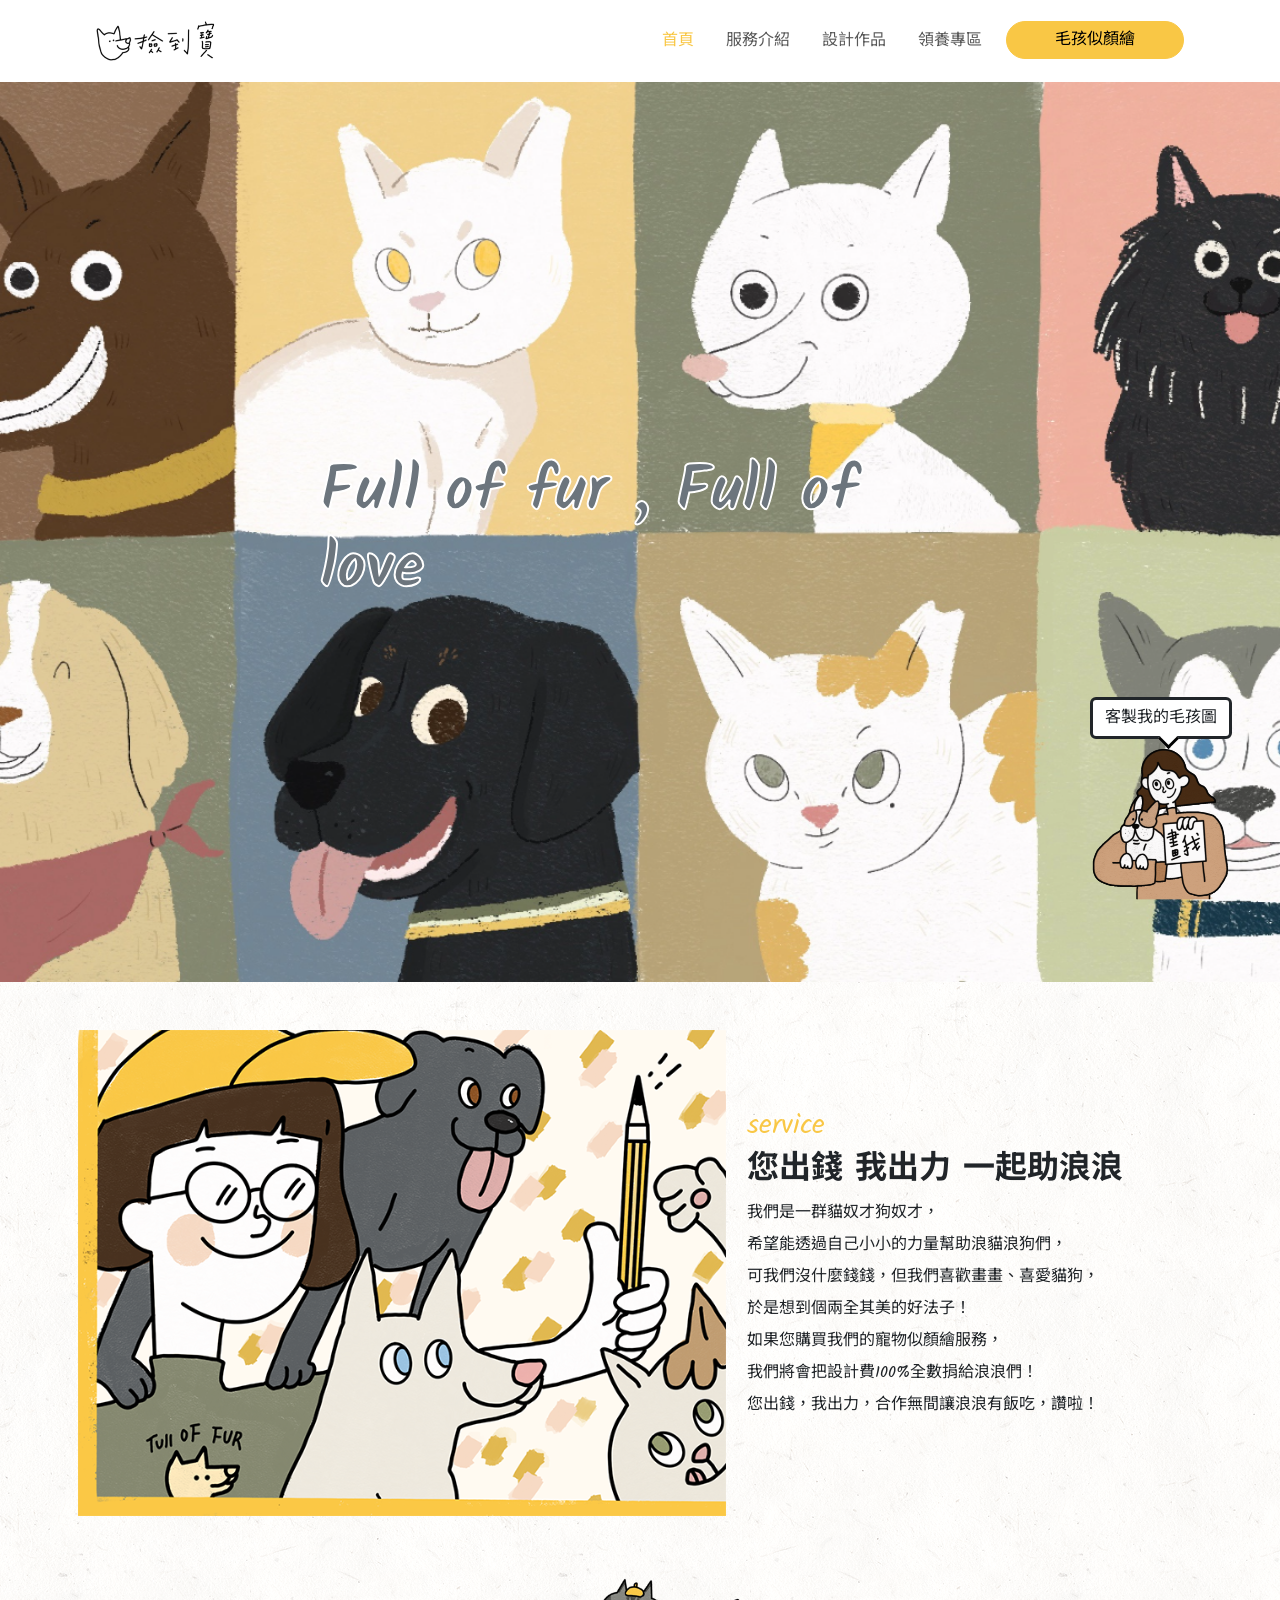
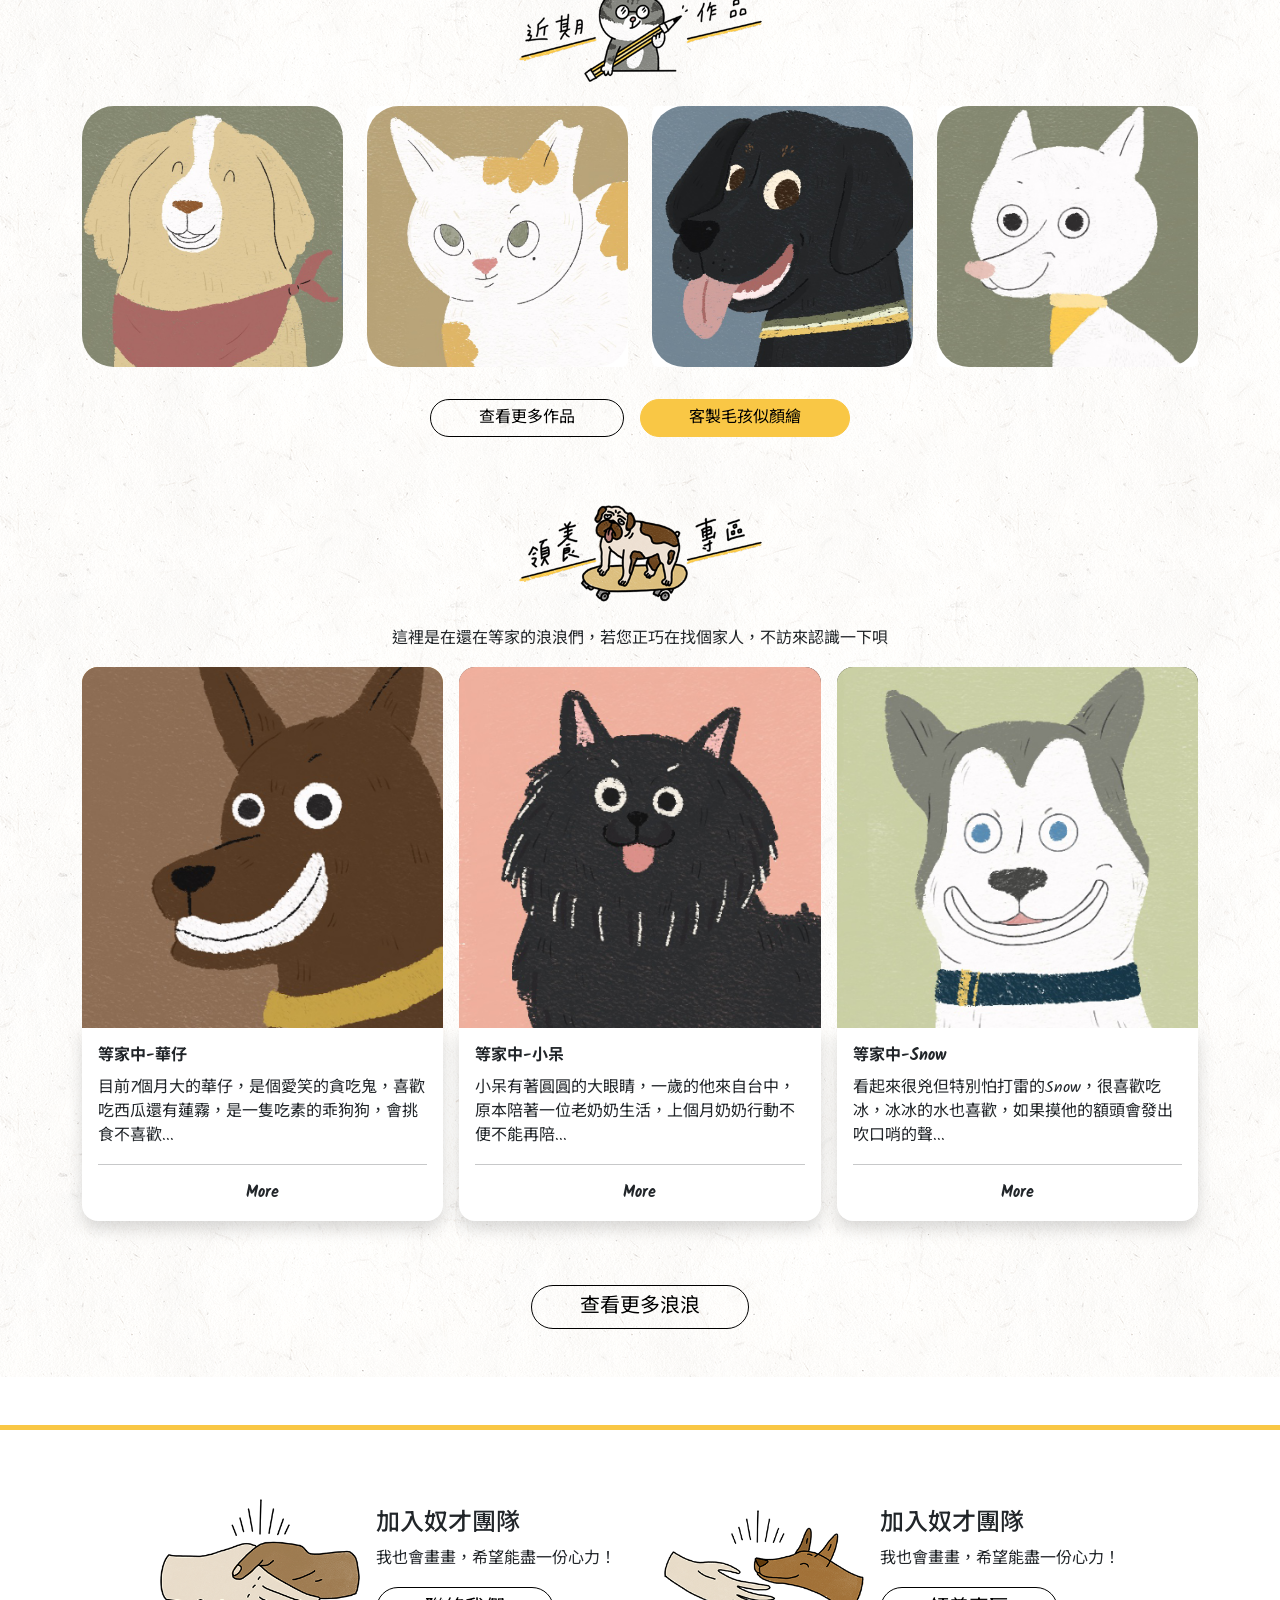
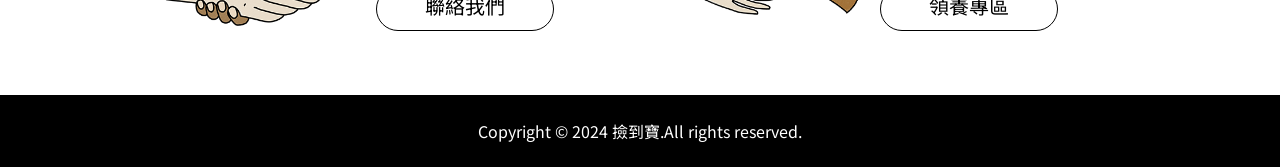
<file: index.html>
<!DOCTYPE html>
<html lang="zh-TW">
<head>
    <meta charset="UTF-8">
    <meta name="viewport" content="width=device-width, initial-scale=1.0">
    <title>撿到寶</title>
    <link rel="stylesheet" href="https://cdn.jsdelivr.net/npm/bootstrap-icons@1.11.3/font/bootstrap-icons.min.css">
    <!-- fonts -->
    <link rel="preconnect" href="https://fonts.googleapis.com">
    <link rel="preconnect" href="https://fonts.gstatic.com" crossorigin>
    <link
        href="https://fonts.googleapis.com/css2?family=Kalam:wght@400;700&family=Noto+Sans+TC:wght@400;700&display=swap"
        rel="stylesheet">
    <!-- custom -->
    <link rel="stylesheet" href="./stylesheets/all.css">
</head>

<body >
    <nav class="navbar navbar-expand-lg navbar-light bg-white py-3 sticky-top px-5">
        <a class="navbar-brand ps-5" href="./index.html">
            <img src="./images/logo.png" alt="logo">
        </a>
        <button class="navbar-toggler d-lg-none" type="button" data-bs-toggle="collapse"
            data-bs-target="#collapsibleNavId" aria-controls="collapsibleNavId" aria-expanded="false"
            aria-label="Toggle navigation">
            <span class="navbar-toggler-icon"></span>
        </button>
        <div class="collapse navbar-collapse pe-5" id="collapsibleNavId">
            <ul class="navbar-nav ms-auto mt-2 mt-lg-0">
                <li class="nav-item ms-3 ">
                    <a class="nav-link active" href="./index.html">首頁</a>
                </li>
                <li class="nav-item ms-3">
                    <a class="nav-link " href="./service.html">服務介紹</a>
                </li>
                <li class="nav-item ms-3">
                    <a class="nav-link" href="./works.html">設計作品</a>
                </li>
                <li class="nav-item ms-3">
                    <a class="nav-link" href="./adoption.html">領養專區</a>
                </li>
                <li class="nav-item ms-3">
                    <a class="btn btn-primary rounded-pill px-5 btn-hover-shadow" href="./draw.html">毛孩似顏繪</a>
                </li>
            </ul>
        </div>
    </nav>

    <main style="background: url(./images/lightpaperfibers.png);">
        <header class="position-relative min-vh-100">
            <div class="position-absolute header">
                <h1
                    class="header-text position-absolute start-50 top-50 translate-middle display-3 fw-bold text-secondary d-none d-lg-block ">
                    Full of fur , Full of love
                </h1>
            </div>
        </header>
        <div class="container py-5">
            <div class="row d-lg-flex flex-row-reverse align-items-center ">
                <div class="col-12 col-lg-5">
                    <h3 class="text-primary text-center text-lg-start ">service</h3>
                    <h2 class=" fw-bold text-center text-lg-start ">您出錢 我出力 <br class="d-block d-lg-none">一起助浪浪</h2>
                    <p class=" lh-lg ">
                        我們是一群貓奴才狗奴才，<br>希望能透過自己小小的力量幫助浪貓浪狗們，<br>可我們沒什麼錢錢，但我們喜歡畫畫、喜愛貓狗，<br class="d-none d-lg-block">於是想到個兩全其美的好法子！<br>如果您購買我們的寵物似顏繪服務，<br>我們將會把設計費100%全數捐給浪浪們！<br>您出錢，我出力，合作無間讓浪浪有飯吃，讚啦！
                    </p>
                </div>
                <div class="col-12 col-lg-7 px-2">
                    <img src="./images/home01.png" alt="picture" class=" img-fluid ">
                </div>
            </div>
        </div>
    
        <div class="container pb-5 text-center ">
            <h2>
                <img src="./images/title01.png" alt="works">
            </h2>
            <ul class="row row-cols-2 row-cols-lg-4 g-3 g-lg-4 list-unstyled text-start">
                <li class="col">
                    <div class="card border-0 rounded-5">
                        <img class="card-img rounded-5" src="./images/05.png" alt="work" />
                        <div
                            class="card-body card-img-overlay d-flex flex-column  justify-content-end text-white pb-2 gradient rounded-5 opacity-lg-0">
                            <p class="p-0 ps-2 m-0">designer</p>
                            <h4 class="p-2 pt-1 m-0">Meili</h4>
                        </div>
                    </div>
                </li>
                <li class="col">
                    <div class="card border-0">
                        <img class="card-img rounded-5" src="./images/07.png" alt="work" />
                        <div
                            class="card-body card-img-overlay d-flex flex-column  justify-content-end text-white pb-2 gradient rounded-5 opacity-lg-0">
                            <p class="p-0 ps-2 m-0">designer</p>
                            <h4 class="p-2 pt-1 m-0">Meili</h4>
                        </div>
                    </div>
                </li>
                <li class="col">
                    <div class="card border-0">
                        <img class="card-img rounded-5" src="./images/06.png" alt="work" />
                        <div
                            class="card-body card-img-overlay d-flex flex-column  justify-content-end text-white pb-2 gradient rounded-5 opacity-lg-0">
                            <p class="p-0 ps-2 m-0">designer</p>
                            <h4 class="p-2 pt-1 m-0">Meili</h4>
                        </div>
                    </div>
                </li>
                <li class="col">
                    <div class="card border-0">
                        <img class="card-img rounded-5" src="./images/Michael.png" alt="work" />
                        <div
                            class="card-body card-img-overlay d-flex flex-column  justify-content-end text-white pb-2 gradient rounded-5 opacity-lg-0">
                            <p class="p-0 ps-2 m-0">designer</p>
                            <h4 class="p-2 pt-1 m-0">Meili</h4>
                        </div>
                    </div>
                </li>
            </ul>
            <div class="btngroup d-flex flex-row pt-3 justify-content-center ">
                <a class="btn btn-outline-primary rounded-pill px-5 mx-2 border-black text-black btn-hover"
                    href="./works.html" role="button">查看更多作品</a>
                <a class="btn btn-primary rounded-pill px-5 mx-2 d-none d-lg-block " href="./draw.html"
                    role="button">客製毛孩似顏繪</a>
            </div>
        </div>
    
        <div class="container text-center pb-5">
            <h2>
                <img src="./images/title02.png" alt="adoption" class="img-fluid">
            </h2>
            <p>這裡是在還在等家的浪浪們，若您正巧在找個家人，不訪來認識一下唄</p>
            <ul class="row row-cols-1 row-cols-lg-3 g-3 list-unstyled ">
                <li class="col">
                    <div class="card rounded-4  border-0 h-100 position-relative ">
                        <div class="d-none d-lg-block">
                            <img class="card-img-top img-fluid rounded-top-4 position-absolute opacity-1 img-hover"
                                src="./images/dog01.png" alt="Card image cap" />
                            <img class="card-img-top img-fluid rounded-top-4" src="./images/dog01-hover-1.png"
                                alt="Card image cap" />
                        </div>
                        <div id="carouselExampleSlidesOnly" class="carousel slide carousel-fade d-block d-lg-none"
                            data-bs-ride="carousel">
                            <div class="carousel-inner">
                                <div class="carousel-item active" data-bs-interval="3000">
                                    <img src="./images/dog01.png" class="d-block w-100 card-img-top img-fluid rounded-top-4"
                                        alt="Card image cap">
                                </div>
                                <div class="carousel-item" data-bs-interval="3000">
                                    <img src="./images/dog01-hover-1.png"
                                        class="d-block w-100 card-img-top img-fluid rounded-top-4" alt="Card image cap">
                                </div>
                            </div>
                        </div>
                        <div class="card-body rounded-bottom-4 shadow">
                            <p class="card-title text-start fw-bold ">等家中-華仔</p>
                            <p class="card-text text-start">目前7個月大的華仔，是個愛笑的貪吃鬼，喜歡吃西瓜還有蓮霧，是一隻吃素的乖狗狗，會挑食不喜歡...</p>
                            <hr>
                            <a class=" text-decoration-none link-dark fw-bold link-hover stretched-link "
                                href="./adoption-detail.html">More</a>
                        </div>
                    </div>
                </li>
                <li class="col">
                    <div class="card rounded-4  border-0 h-100 position-relative ">
                        <div class="d-none d-lg-block">
                            <img class="card-img-top img-fluid rounded-top-4 position-absolute opacity-1 img-hover"
                                src="./images/04.png" alt="Card image cap" />
                            <img class="card-img-top img-fluid rounded-top-4" src="./images/dog01-hover.png"
                                alt="Card image cap" />
                        </div>
                        <div id="carouselExampleSlidesOnly" class="carousel slide carousel-fade d-block d-lg-none"
                            data-bs-ride="carousel">
                            <div class="carousel-inner">
                                <div class="carousel-item active" data-bs-interval="3000">
                                    <img src="./images/04.png" class="d-block w-100 card-img-top img-fluid rounded-top-4"
                                        alt="Card image cap">
                                </div>
                                <div class="carousel-item" data-bs-interval="3000">
                                    <img src="./images/dog01-hover.png"
                                        class="d-block w-100 card-img-top img-fluid rounded-top-4" alt="Card image cap">
                                </div>
                            </div>
                        </div>
                        <div class="card-body rounded-bottom-4 shadow">
                            <p class="card-title text-start fw-bold ">等家中-小呆</p>
                            <p class="card-text text-start">小呆有著圓圓的大眼睛，一歲的他來自台中，原本陪著一位老奶奶生活，上個月奶奶行動不便不能再陪...</p>
                            <hr>
                            <a class=" text-decoration-none link-dark fw-bold link-hover stretched-link "
                                href="./adoption-detail.html">More</a>
                        </div>
                    </div>
                </li>
                <li class="col">
                    <div class="card rounded-4  border-0 h-100 position-relative ">
                        <div class="d-none d-lg-block">
                            <img class="card-img-top img-fluid rounded-top-4 position-absolute opacity-1 img-hover"
                                src="./images/08.png" alt="Card image cap" />
                            <img class="card-img-top img-fluid rounded-top-4" src="./images/dog01-hover-2.png"
                                alt="Card image cap" />
                        </div>
                        <div id="carouselExampleSlidesOnly" class="carousel slide carousel-fade d-block d-lg-none"
                            data-bs-ride="carousel">
                            <div class="carousel-inner">
                                <div class="carousel-item active" data-bs-interval="3000">
                                    <img src="./images/08.png" class="d-block w-100 card-img-top img-fluid rounded-top-4"
                                        alt="Card image cap">
                                </div>
                                <div class="carousel-item" data-bs-interval="3000">
                                    <img src="./images/dog01-hover-2.png"
                                        class="d-block w-100 card-img-top img-fluid rounded-top-4" alt="Card image cap">
                                </div>
                            </div>
                        </div>
                        <div class="card-body rounded-bottom-4 shadow">
                            <p class="card-title text-start fw-bold ">等家中-Snow</p>
                            <p class="card-text text-start">看起來很兇但特別怕打雷的Snow，很喜歡吃冰，冰冰的水也喜歡，如果摸他的額頭會發出吹口哨的聲...</p>
                            <hr>
                            <a class=" text-decoration-none link-dark fw-bold link-hover stretched-link "
                                href="./adoption-detail.html">More</a>
                        </div>
                    </div>
                </li>
            </ul>
            <a class="btn btn-outline-primary rounded-pill px-5 mx-2 border-black text-black btn-hover mt-5 fs-5"
                href="./adoption.html" role="button">查看更多浪浪</a>
        </div>
    </main>

    <footer class="pt-5">
        <div class="connect border-top border-primary border-5 bg-white ">
            <div class="container d-flex justify-content-center ">
                <div class="row row-cols-1 row-cols-lg-2 g-3 text-center text-lg-start py-5">
                    <div class="col">
                        <div class="card border-0">
                            <div class="card-body d-lg-flex flex-lg-row">
                                <img src="./images/link01.png" alt="join" class="img-fluid object-fit-contain">
                                <div class="ps-3 pt-3">
                                    <h4 class="card-title">加入奴才團隊</h4>
                                    <p class="card-text">我也會畫畫，希望能盡一份心力！</p>
                                    <a class="btn btn-outline-primary rounded-pill border-black text-black px-5 fs-5 btn-hover"
                                        href="#" role="button">聯絡我們</a>
                                </div>
                            </div>
                        </div>
                    </div>
                    <div class="col">
                        <div class="card border-0">
                            <div class="card-body d-lg-flex flex-lg-row">
                                <img src="./images/link02.png" alt="join" class="img-fluid object-fit-contain">
                                <div class="ps-3 pt-3">
                                    <h4 class="card-title">加入奴才團隊</h4>
                                    <p class="card-text">我也會畫畫，希望能盡一份心力！</p>
                                    <a class="btn btn-outline-primary rounded-pill border-black text-black px-5 fs-5 btn-hover"
                                        href="./adoption.html" role="button">領養專區</a>
                                </div>
                            </div>
                        </div>
                    </div>
                </div>
            </div>
        </div>
        <div class="Copyright bg-black text-white text-center py-4">
            <p class="m-0 font-Noto">Copyright © 2024 撿到寶.All rights reserved.</p>
        </div>
    </footer>

    <a href="./draw.html"
        class="sticky-bottom d-none link-dark position-fixed z-1 bottom-0 end-0 pe-5 text-decoration-none d-lg-flex flex-column align-items-center ">
        <span class="btn btn-outline-dark mb-2 bg-white position-relative link-dark border-3 ">
            客製我的毛孩圖
            <i class="bg-white position-absolute border-bottom border-end border-black border-3 rotate-45 start-50 top-85 translate-middle "
                style="width:15px;height:15px;"></i>
        </span>
        <img src="./images/btn2.png" alt="draw" class="img-hover z-3">
        <img src="./images/btn.png" alt="draw" class="position-absolute bottom-0 z-1">
    </a>
    <script src="https://cdn.jsdelivr.net/npm/bootstrap@5.1.1/dist/js/bootstrap.bundle.min.js"
    integrity="sha384-/bQdsTh/da6pkI1MST/rWKFNjaCP5gBSY4sEBT38Q/9RBh9AH40zEOg7Hlq2THRZ"
    crossorigin="anonymous"></script>
    <script src="./js/jquery.min.js"></script>
    <script src="./js/all.js"></script>
</body>
</html>
</file>
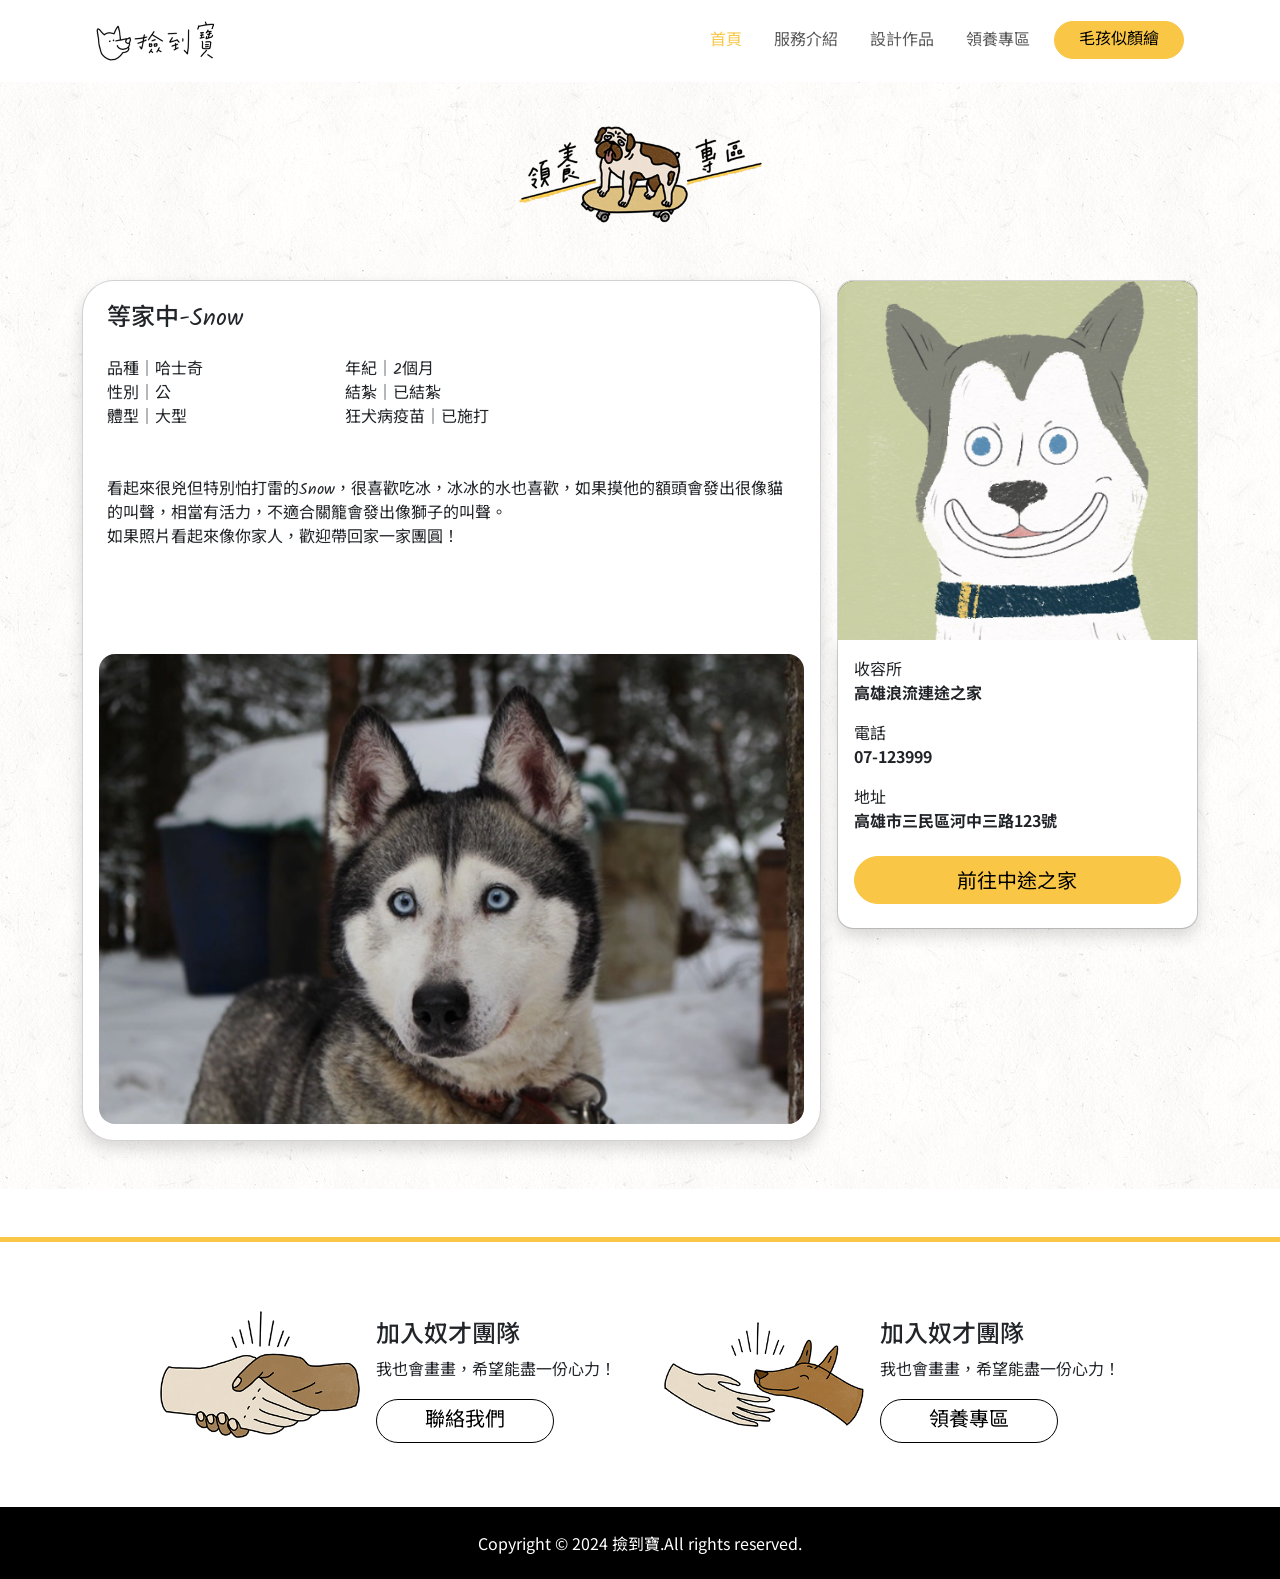
<file: adoption-detail.html>
<!DOCTYPE html>
<html lang="zh-TW">
<head>
    <meta charset="UTF-8">
    <meta name="viewport" content="width=device-width, initial-scale=1.0">
    <title>撿到寶</title>
    <link rel="stylesheet" href="https://cdn.jsdelivr.net/npm/bootstrap-icons@1.11.3/font/bootstrap-icons.min.css">
    <link rel="stylesheet" href="./stylesheets/all.css">
    <!-- fonts -->
    <link rel="preconnect" href="https://fonts.googleapis.com">
    <link rel="preconnect" href="https://fonts.gstatic.com" crossorigin>
    <link
        href="https://fonts.googleapis.com/css2?family=Kalam:wght@400;700&family=Noto+Sans+TC:wght@400;700&display=swap"
        rel="stylesheet">
</head>

<body >
    <nav class="navbar navbar-expand-lg navbar-light bg-white py-3 sticky-top px-5">
        <a class="navbar-brand ps-5" href="./index.html">
            <img src="./images/logo.png" alt="logo">
        </a>
        <button class="navbar-toggler d-lg-none" type="button" data-bs-toggle="collapse"
            data-bs-target="#collapsibleNavId" aria-controls="collapsibleNavId" aria-expanded="false"
            aria-label="Toggle navigation">
            <span class="navbar-toggler-icon"></span>
        </button>
        <div class="collapse navbar-collapse pe-5" id="collapsibleNavId">
            <ul class="navbar-nav ms-auto mt-2 mt-lg-0">
                <li class="nav-item ms-3 ">
                    <a class="nav-link active" href="./index.html">首頁</a>
                </li>
                <li class="nav-item ms-3">
                    <a class="nav-link " href="./service.html">服務介紹</a>
                </li>
                <li class="nav-item ms-3">
                    <a class="nav-link" href="./works.html">設計作品</a>
                </li>
                <li class="nav-item ms-3">
                    <a class="nav-link" href="./adoption.html">領養專區</a>
                </li>
                <li class="nav-item ms-3">
                    <a class="btn btn-primary rounded-pill px-4" href="./draw.html">毛孩似顏繪</a>
                </li>
            </ul>
        </div>
    </nav>

    <div class="main" style="background: url(./images/lightpaperfibers.png);">
        <div class="banner text-center py-4">
            <img src="./images/title02.png" alt="adoption">
        </div>
    
        <div class="container pt-3 pb-5">
            <div class="row gy-5 g-3">
                <div class="col-12 col-lg-8">
                    <div class="card text-start rounded-5 shadow ">
                        <div class="card-body py-4 px-3 px-lg-4">
                            <h4 class="card-title">等家中-Snow</h4>
                            <div class="row pt-3 row-cols-2 row-cols-lg-3">
                                <div class="col">
                                    品種｜哈士奇 <br>
                                    性別｜公 <br>
                                    體型｜大型
                                </div>
                                <div class="col">
                                    年紀｜2個月 <br>
                                    結紮｜已結紮 <br>
                                    狂犬病疫苗｜已施打
                                </div>
                            </div>
                            <p class="py-4 py-lg-5">
                                看起來很兇但特別怕打雷的Snow，很喜歡吃冰，冰冰的水也喜歡，如果摸他的額頭會發出很像貓的叫聲，相當有活力，不適合關籠會發出像獅子的叫聲。 <br>
                                如果照片看起來像你家人，歡迎帶回家一家團圓！
                            </p>
                        </div>
                        <img class="card-img p-3 rounded-5" src="./images/dog03.png" alt="Title" />
                    </div>
                </div>
                <div class="col-12 col-lg-4 text-center ">
                    <div class="card rounded-4 position-relative ">
                        <div class="d-none d-lg-block">
                            <img class="card-img-top img-fluid rounded-top-4 position-absolute opacity-1 img-hover"
                                src="./images/08.png" alt="Card image cap" />
                            <img class="card-img-top img-fluid rounded-top-4" src="./images/dog01-hover-2.png"
                                alt="Card image cap" />
                        </div>
                        <div id="carouselExampleSdivdesOnly" class="carousel slide carousel-fade d-block d-lg-none"
                            data-bs-ride="carousel">
                            <div class="carousel-inner">
                                <div class="carousel-item active" data-bs-interval="3000">
                                    <img src="./images/08.png" class="d-block w-100 card-img-top img-fluid rounded-top-4"
                                        alt="Card image cap">
                                </div>
                                <div class="carousel-item" data-bs-interval="3000">
                                    <img src="./images/dog01-hover-2.png"
                                        class="d-block w-100 card-img-top img-fluid rounded-top-4" alt="Card image cap">
                                </div>
                            </div>
                        </div>
                        <div class="card-body rounded-bottom-4 shadow font-Noto">
                            <p class="card-text text-start m-0">收容所</p>
                            <p class="card-text text-start fw-bold ">高雄浪流連途之家</p>
                            <p class="card-text text-start m-0">電話</p>
                            <p class="card-text text-start fw-bold ">07-123999</p>
                            <p class="card-text text-start m-0">地址</p>
                            <p class="card-text text-start fw-bold ">高雄市三民區河中三路123號</p>
                            <a class="btn btn-primary rounded-pill w-100 py-2 fs-5 my-2" href="#">前往中途之家</a>
                        </div>
                    </div>
                </div>
            </div>
        </div>
    </div>

    <footer class="pt-5">
        <div class="connect border-top border-primary border-5 bg-white ">
            <div class="container d-flex justify-content-center ">
                <div class="row row-cols-1 row-cols-lg-2 g-3 text-center text-lg-start py-5">
                    <div class="col">
                        <div class="card border-0">
                            <div class="card-body d-lg-flex flex-lg-row">
                                <img src="./images/link01.png" alt="join" class="img-fluid object-fit-contain">
                                <div class="ps-3 pt-3">
                                    <h4 class="card-title">加入奴才團隊</h4>
                                    <p class="card-text">我也會畫畫，希望能盡一份心力！</p>
                                    <a class="btn btn-outline-primary rounded-pill border-black text-black px-5 fs-5 btn-hover"
                                        href="#" role="button">聯絡我們</a>
                                </div>
                            </div>
                        </div>
                    </div>
                    <div class="col">
                        <div class="card border-0">
                            <div class="card-body d-lg-flex flex-lg-row">
                                <img src="./images/link02.png" alt="join" class="img-fluid object-fit-contain">
                                <div class="ps-3 pt-3">
                                    <h4 class="card-title">加入奴才團隊</h4>
                                    <p class="card-text">我也會畫畫，希望能盡一份心力！</p>
                                    <a class="btn btn-outline-primary rounded-pill border-black text-black px-5 fs-5 btn-hover"
                                        href="./adoption.html" role="button">領養專區</a>
                                </div>
                            </div>
                        </div>
                    </div>
                </div>
            </div>
        </div>
        <div class="Copyright bg-black text-white text-center py-4">
            <p class="m-0 font-Noto">Copyright © 2024 撿到寶.All rights reserved.</p>
        </div>
    </footer>
</body>
<script src="https://cdn.jsdelivr.net/npm/bootstrap@5.1.1/dist/js/bootstrap.bundle.min.js"
    integrity="sha384-/bQdsTh/da6pkI1MST/rWKFNjaCP5gBSY4sEBT38Q/9RBh9AH40zEOg7Hlq2THRZ"
    crossorigin="anonymous"></script>
<script src="./js/jquery.min.js"></script>
<script src="./js/all.js"></script>
</html>
</file>
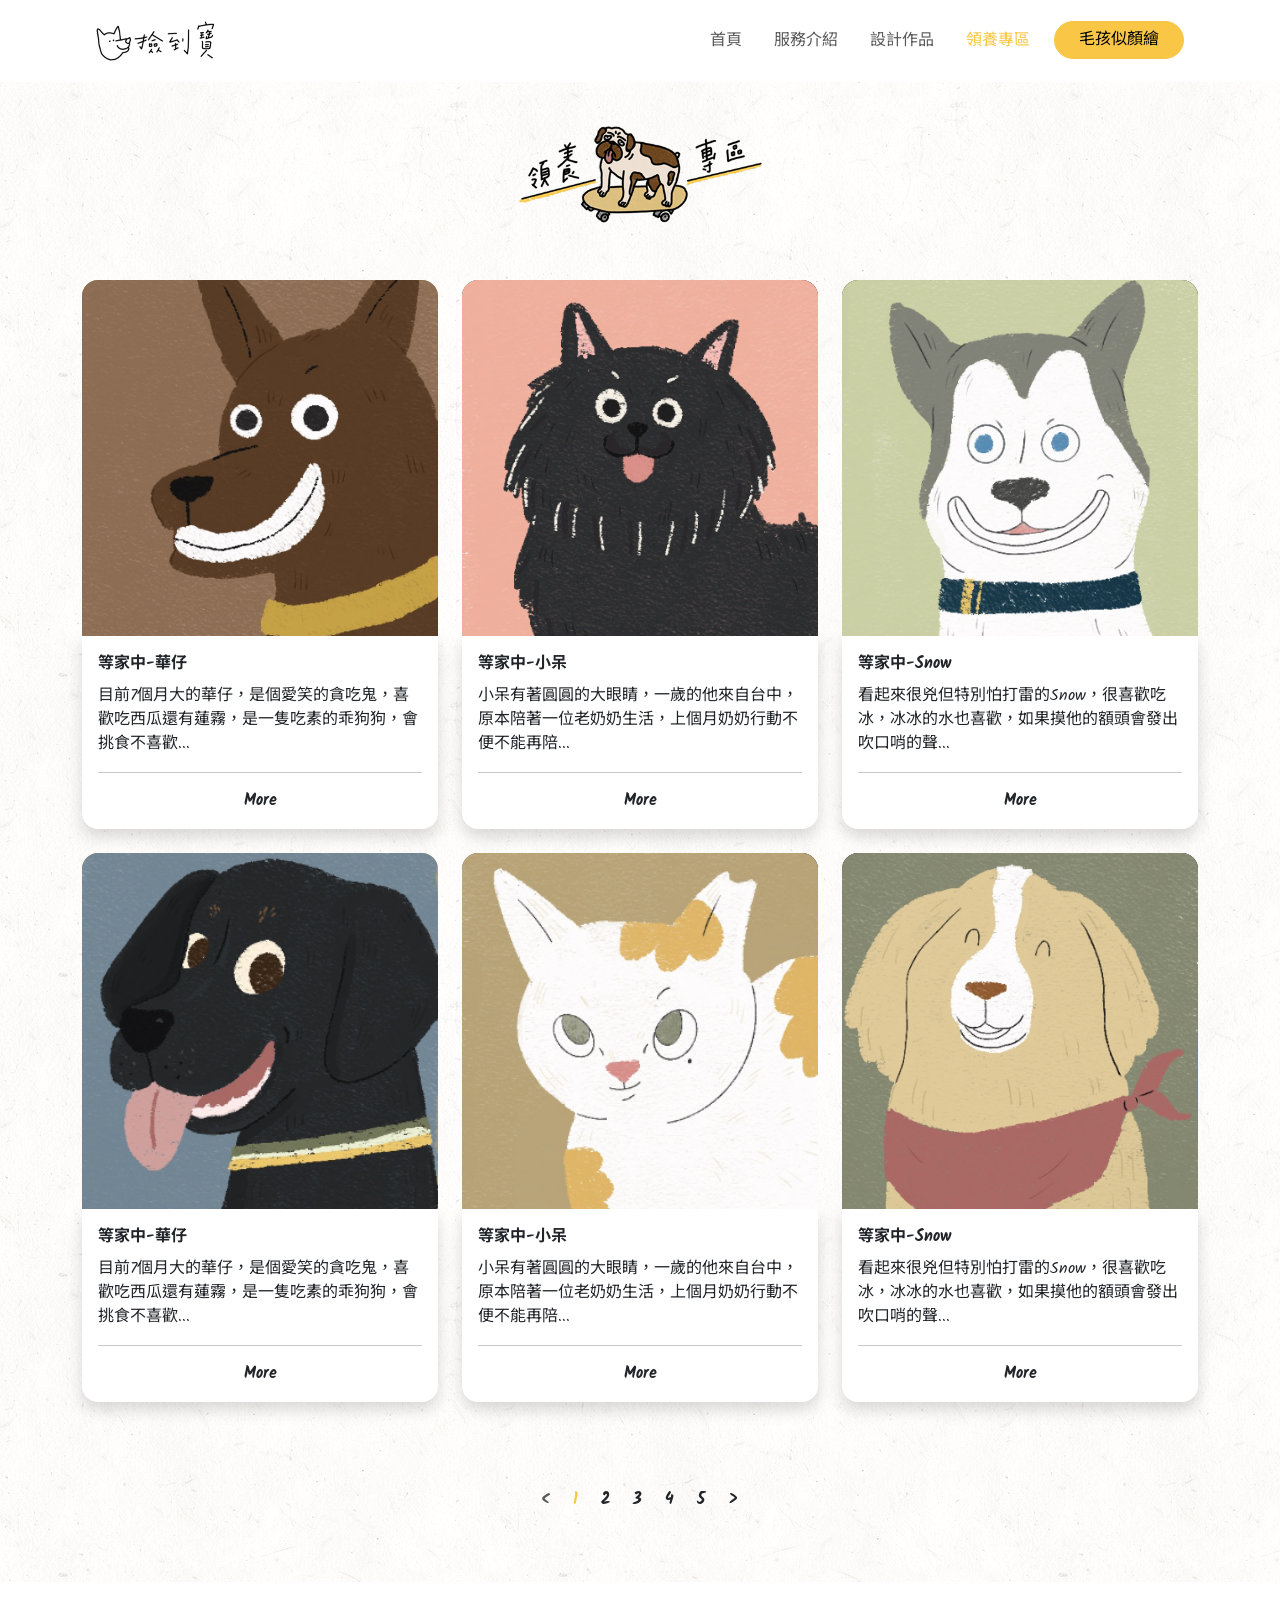
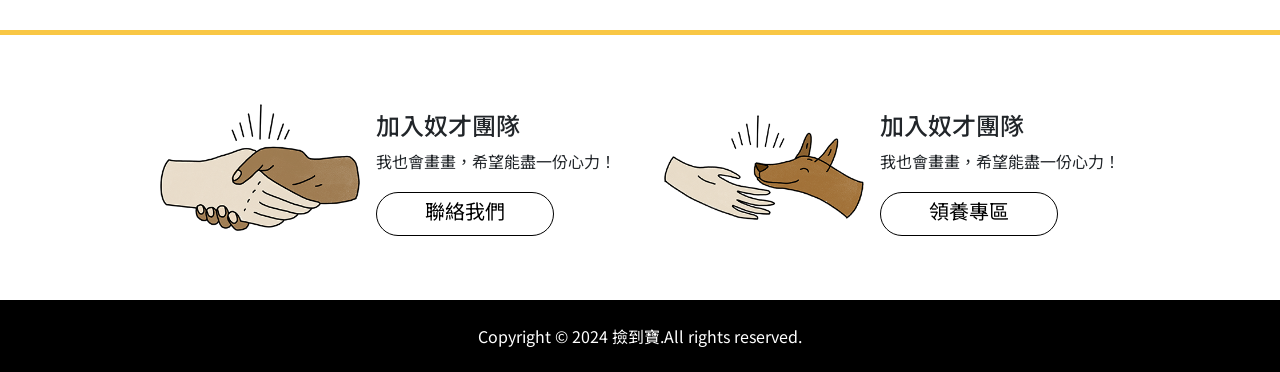
<file: adoption.html>
<!DOCTYPE html>
<html lang="zh-TW">
<head>
    <meta charset="UTF-8">
    <meta name="viewport" content="width=device-width, initial-scale=1.0">
    <title>撿到寶</title>
    <link rel="stylesheet" href="https://cdn.jsdelivr.net/npm/bootstrap-icons@1.11.3/font/bootstrap-icons.min.css">
    <link rel="stylesheet" href="./stylesheets/all.css">
    <!-- fonts -->
    <link rel="preconnect" href="https://fonts.googleapis.com">
    <link rel="preconnect" href="https://fonts.gstatic.com" crossorigin>
    <link
        href="https://fonts.googleapis.com/css2?family=Kalam:wght@400;700&family=Noto+Sans+TC:wght@400;700&display=swap"
        rel="stylesheet">
</head>

<body >
    <nav class="navbar navbar-expand-lg navbar-light bg-white py-3 sticky-top px-5">
        <a class="navbar-brand ps-5" href="./index.html">
            <img src="./images/logo.png" alt="logo">
        </a>
        <button class="navbar-toggler d-lg-none" type="button" data-bs-toggle="collapse"
            data-bs-target="#collapsibleNavId" aria-controls="collapsibleNavId" aria-expanded="false"
            aria-label="Toggle navigation">
            <span class="navbar-toggler-icon"></span>
        </button>
        <div class="collapse navbar-collapse pe-5" id="collapsibleNavId">
            <ul class="navbar-nav ms-auto mt-2 mt-lg-0">
                <li class="nav-item ms-3 ">
                    <a class="nav-link " href="./index.html">首頁</a>
                </li>
                <li class="nav-item ms-3">
                    <a class="nav-link " href="./service.html">服務介紹</a>
                </li>
                <li class="nav-item ms-3">
                    <a class="nav-link" href="./works.html">設計作品</a>
                </li>
                <li class="nav-item ms-3">
                    <a class="nav-link active" href="./adoption.html">領養專區</a>
                </li>
                <li class="nav-item ms-3">
                    <a class="btn btn-primary rounded-pill px-4" href="./draw.html">毛孩似顏繪</a>
                </li>
            </ul>
        </div>
    </nav>

    <div class="main" style="background: url(./images/lightpaperfibers.png);">
        <div class="banner text-center py-4">
            <img src="./images/title02.png" alt="adoption">
        </div>
    
        <div class="container pt-3 text-center pb-5">
            <ul class="row row-cols-1 row-cols-lg-3 gy-3 g-lg-4 list-unstyled pb-5">
                <li class="col">
                    <div class="card rounded-4  border-0 h-100 position-relative ">
                        <div class="d-none d-lg-block">
                            <img class="card-img-top img-fluid rounded-top-4 position-absolute opacity-1 img-hover"
                                src="./images/dog01.png" alt="Card image cap" />
                            <img class="card-img-top img-fluid rounded-top-4" src="./images/dog01-hover-1.png"
                                alt="Card image cap" />
                        </div>
                        <div id="carouselExampleSlidesOnly" class="carousel slide carousel-fade d-block d-lg-none"
                            data-bs-ride="carousel">
                            <div class="carousel-inner">
                                <div class="carousel-item active" data-bs-interval="3000">
                                    <img src="./images/dog01.png" class="d-block w-100 card-img-top img-fluid rounded-top-4"
                                        alt="...">
                                </div>
                                <div class="carousel-item" data-bs-interval="3000">
                                    <img src="./images/dog01-hover-1.png"
                                        class="d-block w-100 card-img-top img-fluid rounded-top-4" alt="...">
                                </div>
                            </div>
                        </div>
                        <div class="card-body rounded-bottom-4 shadow">
                            <p class="card-title text-start fw-bold ">等家中-華仔</p>
                            <p class="card-text text-start">目前7個月大的華仔，是個愛笑的貪吃鬼，喜歡吃西瓜還有蓮霧，是一隻吃素的乖狗狗，會挑食不喜歡...</p>
                            <hr>
                            <a class=" text-decoration-none link-dark fw-bold link-hover stretched-link " href="./adoption-detail.html">More</a>
                        </div>
                    </div>
                </li>
                <li class="col">
                    <div class="card rounded-4  border-0 h-100 position-relative ">
                        <div class="d-none d-lg-block">
                            <img class="card-img-top img-fluid rounded-top-4 position-absolute opacity-1 img-hover"
                                src="./images/04.png" alt="Card image cap" />
                            <img class="card-img-top img-fluid rounded-top-4" src="./images/dog01-hover.png"
                                alt="Card image cap" />
                        </div>
                        <div id="carouselExampleSlidesOnly" class="carousel slide carousel-fade d-block d-lg-none"
                            data-bs-ride="carousel">
                            <div class="carousel-inner">
                                <div class="carousel-item active" data-bs-interval="3000">
                                    <img src="./images/04.png" class="d-block w-100 card-img-top img-fluid rounded-top-4"
                                        alt="...">
                                </div>
                                <div class="carousel-item" data-bs-interval="3000">
                                    <img src="./images/dog01-hover.png"
                                        class="d-block w-100 card-img-top img-fluid rounded-top-4" alt="...">
                                </div>
                            </div>
                        </div>
                        <div class="card-body rounded-bottom-4 shadow">
                            <p class="card-title text-start fw-bold ">等家中-小呆</p>
                            <p class="card-text text-start">小呆有著圓圓的大眼睛，一歲的他來自台中，原本陪著一位老奶奶生活，上個月奶奶行動不便不能再陪...</p>
                            <hr>
                            <a class=" text-decoration-none link-dark fw-bold link-hover stretched-link " href="./adoption-detail.html">More</a>
                        </div>
                    </div>
                </li>
                <li class="col">
                    <div class="card rounded-4  border-0 h-100 position-relative ">
                        <div class="d-none d-lg-block">
                            <img class="card-img-top img-fluid rounded-top-4 position-absolute opacity-1 img-hover"
                                src="./images/08.png" alt="Card image cap" />
                            <img class="card-img-top img-fluid rounded-top-4" src="./images/dog01-hover-2.png"
                                alt="Card image cap" />
                        </div>
                        <div id="carouselExampleSlidesOnly" class="carousel slide carousel-fade d-block d-lg-none"
                            data-bs-ride="carousel">
                            <div class="carousel-inner">
                                <div class="carousel-item active" data-bs-interval="3000">
                                    <img src="./images/08.png" class="d-block w-100 card-img-top img-fluid rounded-top-4"
                                        alt="...">
                                </div>
                                <div class="carousel-item" data-bs-interval="3000">
                                    <img src="./images/dog01-hover-2.png"
                                        class="d-block w-100 card-img-top img-fluid rounded-top-4" alt="...">
                                </div>
                            </div>
                        </div>
                        <div class="card-body rounded-bottom-4 shadow">
                            <p class="card-title text-start fw-bold ">等家中-Snow</p>
                            <p class="card-text text-start">看起來很兇但特別怕打雷的Snow，很喜歡吃冰，冰冰的水也喜歡，如果摸他的額頭會發出吹口哨的聲...</p>
                            <hr>
                            <a class=" text-decoration-none link-dark fw-bold link-hover stretched-link " href="./adoption-detail.html">More</a>
                        </div>
                    </div>
                </li>
                <li class="col">
                    <div class="card rounded-4  border-0 h-100 position-relative ">
                        <div class="d-none d-lg-block">
                            <img class="card-img-top img-fluid rounded-top-4 position-absolute opacity-1 img-hover"
                                src="./images/dog06.png" alt="Card image cap" />
                            <img class="card-img-top img-fluid rounded-top-4" src="./images/dog01-hover-1.png"
                                alt="Card image cap" />
                        </div>
                        <div id="carouselExampleSlidesOnly" class="carousel slide carousel-fade d-block d-lg-none"
                            data-bs-ride="carousel">
                            <div class="carousel-inner">
                                <div class="carousel-item active" data-bs-interval="3000">
                                    <img src="./images/dog06.png" class="d-block w-100 card-img-top img-fluid rounded-top-4"
                                        alt="...">
                                </div>
                                <div class="carousel-item" data-bs-interval="3000">
                                    <img src="./images/dog01-hover-1.png"
                                        class="d-block w-100 card-img-top img-fluid rounded-top-4" alt="...">
                                </div>
                            </div>
                        </div>
                        <div class="card-body rounded-bottom-4 shadow">
                            <p class="card-title text-start fw-bold ">等家中-華仔</p>
                            <p class="card-text text-start">目前7個月大的華仔，是個愛笑的貪吃鬼，喜歡吃西瓜還有蓮霧，是一隻吃素的乖狗狗，會挑食不喜歡...</p>
                            <hr>
                            <a class=" text-decoration-none link-dark fw-bold link-hover stretched-link " href="./adoption-detail.html">More</a>
                        </div>
                    </div>
                </li>
                <li class="col">
                    <div class="card rounded-4  border-0 h-100 position-relative ">
                        <div class="d-none d-lg-block">
                            <img class="card-img-top img-fluid rounded-top-4 position-absolute opacity-1 img-hover"
                                src="./images/dog07.png" alt="Card image cap" />
                            <img class="card-img-top img-fluid rounded-top-4" src="./images/dog01-hover.png"
                                alt="Card image cap" />
                        </div>
                        <div id="carouselExampleSlidesOnly" class="carousel slide carousel-fade d-block d-lg-none"
                            data-bs-ride="carousel">
                            <div class="carousel-inner">
                                <div class="carousel-item active" data-bs-interval="3000">
                                    <img src="./images/dog07.png" class="d-block w-100 card-img-top img-fluid rounded-top-4"
                                        alt="...">
                                </div>
                                <div class="carousel-item" data-bs-interval="3000">
                                    <img src="./images/dog01-hover.png"
                                        class="d-block w-100 card-img-top img-fluid rounded-top-4" alt="...">
                                </div>
                            </div>
                        </div>
                        <div class="card-body rounded-bottom-4 shadow">
                            <p class="card-title text-start fw-bold ">等家中-小呆</p>
                            <p class="card-text text-start">小呆有著圓圓的大眼睛，一歲的他來自台中，原本陪著一位老奶奶生活，上個月奶奶行動不便不能再陪...</p>
                            <hr>
                            <a class=" text-decoration-none link-dark fw-bold link-hover stretched-link " href="./adoption-detail.html">More</a>
                        </div>
                    </div>
                </li>
                <li class="col">
                    <div class="card rounded-4  border-0 h-100 position-relative ">
                        <div class="d-none d-lg-block">
                            <img class="card-img-top img-fluid rounded-top-4 position-absolute opacity-1 img-hover"
                                src="./images/05.png" alt="Card image cap" />
                            <img class="card-img-top img-fluid rounded-top-4" src="./images/dog01-hover-2.png"
                                alt="Card image cap" />
                        </div>
                        <div id="carouselExampleSlidesOnly" class="carousel slide carousel-fade d-block d-lg-none"
                            data-bs-ride="carousel">
                            <div class="carousel-inner">
                                <div class="carousel-item active" data-bs-interval="3000">
                                    <img src="./images/05.png" class="d-block w-100 card-img-top img-fluid rounded-top-4"
                                        alt="...">
                                </div>
                                <div class="carousel-item" data-bs-interval="3000">
                                    <img src="./images/dog01-hover-2.png"
                                        class="d-block w-100 card-img-top img-fluid rounded-top-4" alt="...">
                                </div>
                            </div>
                        </div>
                        <div class="card-body rounded-bottom-4 shadow">
                            <p class="card-title text-start fw-bold ">等家中-Snow</p>
                            <p class="card-text text-start">看起來很兇但特別怕打雷的Snow，很喜歡吃冰，冰冰的水也喜歡，如果摸他的額頭會發出吹口哨的聲...</p>
                            <hr>
                            <a class=" text-decoration-none link-dark fw-bold link-hover stretched-link " href="./adoption-detail.html">More</a>
                        </div>
                    </div>
                </li>
            </ul>
    
            <nav aria-label="Page navigation" class="d-flex justify-content-center pt-3">
                <ul class="pagination fw-bold ">
                    <li class="page-item disabled ">
                        <a class="page-link border-0 link-dark link-hover bg-transparent disabled text-muted " href="#" aria-label="Previous">
                            <span aria-hidden="true"><</span>
                        </a>
                    </li>
                    <li class="page-item active" aria-current="page">
                        <a class="page-link border-0 link-dark link-hover bg-transparent active" href="#">1</a>
                    </li>
                    <li class="page-item">
                        <a class="page-link border-0 link-dark link-hover bg-transparent " href="#">2</a>
                    </li>
                    <li class="page-item">
                        <a class="page-link border-0 link-dark link-hover bg-transparent " href="#">3</a>
                    </li>
                    <li class="page-item">
                        <a class="page-link border-0 link-dark link-hover bg-transparent " href="#">4</a>
                    </li>
                    <li class="page-item">
                        <a class="page-link border-0 link-dark link-hover bg-transparent " href="#">5</a>
                    </li>
                    <li class="page-item">
                        <a class="page-link border-0 link-dark link-hover bg-transparent " href="#" aria-label="Next">
                            <span aria-hidden="true">></span>
                        </a>
                    </li>
                </ul>
            </nav>
        </div>
    </div>

    <footer class="pt-5">
        <div class="connect border-top border-primary border-5 bg-white ">
            <div class="container d-flex justify-content-center ">
                <div class="row row-cols-1 row-cols-lg-2 g-3 text-center text-lg-start py-5">
                    <div class="col">
                        <div class="card border-0">
                            <div class="card-body d-lg-flex flex-lg-row">
                                <img src="./images/link01.png" alt="join" class="img-fluid object-fit-contain">
                                <div class="ps-3 pt-3">
                                    <h4 class="card-title">加入奴才團隊</h4>
                                    <p class="card-text">我也會畫畫，希望能盡一份心力！</p>
                                    <a class="btn btn-outline-primary rounded-pill border-black text-black px-5 fs-5 btn-hover"
                                        href="#" role="button">聯絡我們</a>
                                </div>
                            </div>
                        </div>
                    </div>
                    <div class="col">
                        <div class="card border-0">
                            <div class="card-body d-lg-flex flex-lg-row">
                                <img src="./images/link02.png" alt="join" class="img-fluid object-fit-contain">
                                <div class="ps-3 pt-3">
                                    <h4 class="card-title">加入奴才團隊</h4>
                                    <p class="card-text">我也會畫畫，希望能盡一份心力！</p>
                                    <a class="btn btn-outline-primary rounded-pill border-black text-black px-5 fs-5 btn-hover"
                                        href="./adoption.html" role="button">領養專區</a>
                                </div>
                            </div>
                        </div>
                    </div>
                </div>
            </div>
        </div>
        <div class="Copyright bg-black text-white text-center py-4">
            <p class="m-0 font-Noto">Copyright © 2024 撿到寶.All rights reserved.</p>
        </div>
    </footer>
</body>
<script src="https://cdn.jsdelivr.net/npm/bootstrap@5.1.1/dist/js/bootstrap.bundle.min.js"
    integrity="sha384-/bQdsTh/da6pkI1MST/rWKFNjaCP5gBSY4sEBT38Q/9RBh9AH40zEOg7Hlq2THRZ"
    crossorigin="anonymous"></script>
<script src="./js/jquery.min.js"></script>
<script src="./js/all.js"></script>
</html>
</file>
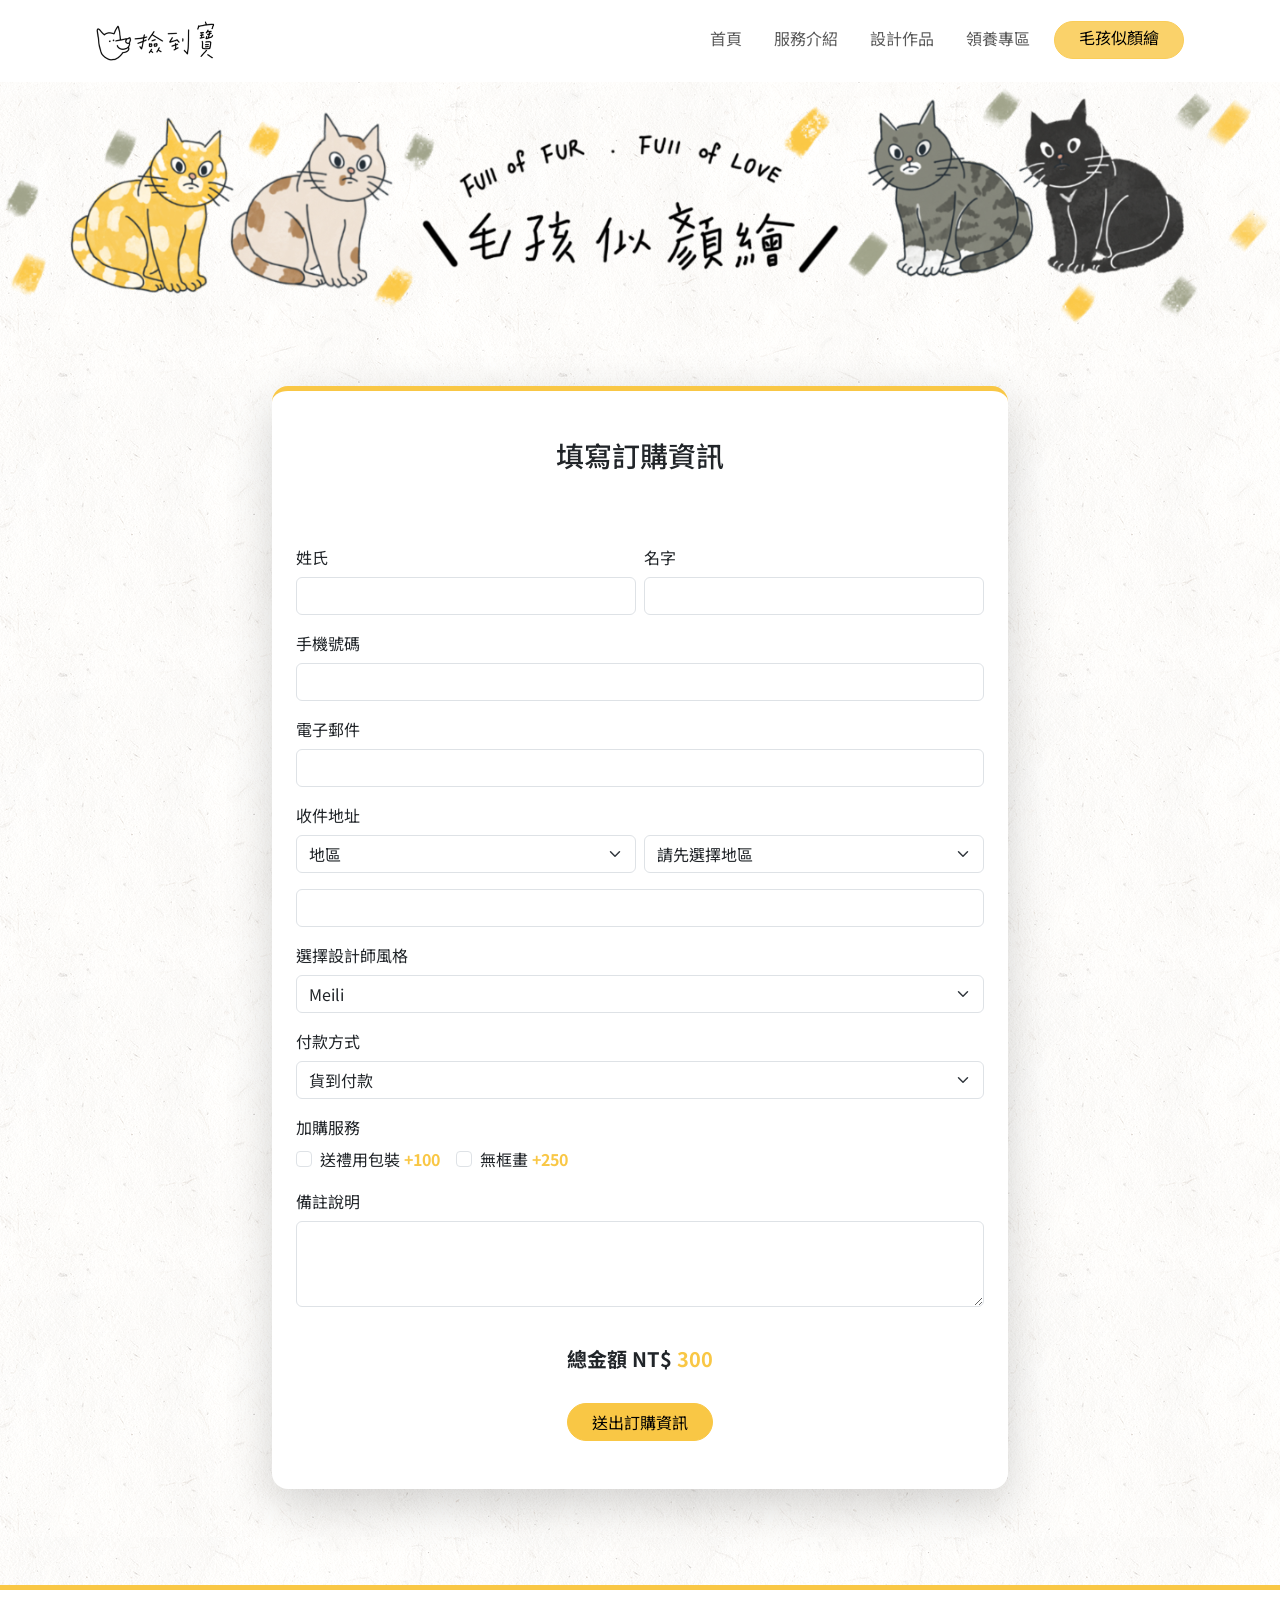
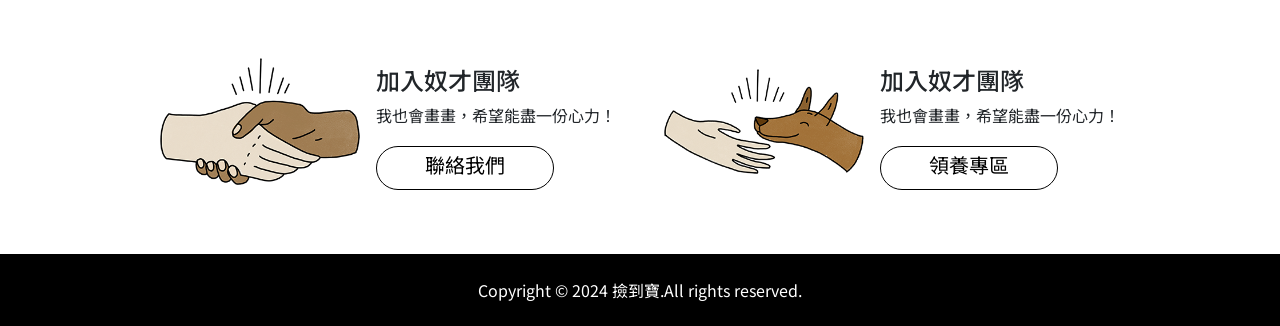
<file: draw.html>
<!DOCTYPE html>
<html lang="zh-TW">
<head>
    <meta charset="UTF-8">
    <meta name="viewport" content="width=device-width, initial-scale=1.0">
    <title>撿到寶</title>
    <link rel="stylesheet" href="https://cdn.jsdelivr.net/npm/bootstrap-icons@1.11.3/font/bootstrap-icons.min.css">
    <link rel="stylesheet" href="./stylesheets/all.css">
    <!-- fonts -->
    <link rel="preconnect" href="https://fonts.googleapis.com">
    <link rel="preconnect" href="https://fonts.gstatic.com" crossorigin>
    <link
        href="https://fonts.googleapis.com/css2?family=Kalam:wght@400;700&family=Noto+Sans+TC:wght@400;700&display=swap"
        rel="stylesheet">
</head>

<body style="background: url(./images/lightpaperfibers.png);">
    <nav class="navbar navbar-expand-lg navbar-light bg-white py-3 sticky-top px-5">
        <a class="navbar-brand ps-5" href="./index.html">
            <img src="./images/logo.png" alt="logo">
        </a>
        <button class="navbar-toggler d-lg-none" type="button" data-bs-toggle="collapse"
            data-bs-target="#collapsibleNavId" aria-controls="collapsibleNavId" aria-expanded="false"
            aria-label="Toggle navigation">
            <span class="navbar-toggler-icon"></span>
        </button>
        <div class="collapse navbar-collapse pe-5" id="collapsibleNavId">
            <ul class="navbar-nav ms-auto mt-2 mt-lg-0">
                <li class="nav-item ms-3 ">
                    <a class="nav-link " href="./index.html">首頁</a>
                </li>
                <li class="nav-item ms-3">
                    <a class="nav-link " href="./service.html">服務介紹</a>
                </li>
                <li class="nav-item ms-3">
                    <a class="nav-link" href="./works.html">設計作品</a>
                </li>
                <li class="nav-item ms-3">
                    <a class="nav-link" href="./adoption.html">領養專區</a>
                </li>
                <li class="nav-item ms-3">
                    <a class="btn btn-primary rounded-pill px-4 active" href="./draw.html">毛孩似顏繪</a>
                </li>
            </ul>
        </div>
    </nav>

    <div class="main" style="background: url(./images/lightpaperfibers.png);">
        <div class="banner text-center">
            <img src="./images/banner.png" alt="banner" class=" w-100 d-none d-sm-block">
            <img src="./images/banner_service-sm.png" alt="banner" class="w-100 d-sm-none  ">
        </div>
    
        <section class="py-5 container">
            <div class="row justify-content-center ">
                <div class="col-lg-8">
                    <form action="" class="p-4 shadow-lg font-Noto border-top border-primary border-5 rounded-4 bg-white">
                        <h3 class="text-center pt-4 pb-5">填寫訂購資訊</h3>
                        <div class="mb-3 pt-3">
                            <div class="row gx-2 gy-3 row-cols-1  row-cols-lg-2 ">
                                <div class="col-lg-6">
                                    <label for="lastName" class="form-label">姓氏</label>
                                    <input type="text" name="lastName" id="lastName" class="form-control"
                                        placeholder="" />
                                </div>
                                <div class="col-lg-6">
                                    <label for="firstName" class="form-label">名字</label>
                                    <input type="text" name="firstName" id="firstName" class="form-control" placeholder="" />
                                </div>
                                <div class="col-lg-12">
                                    <label for="phoneNumber" class="form-label">手機號碼</label>
                                    <input type="tel" name="phoneNumber" id="phoneNumber" class="form-control"
                                        placeholder="" />
                                </div>
                                <div class="col-lg-12">
                                    <label for="email" class="form-label">電子郵件</label>
                                    <input type="email" name="email" id="email" class="form-control" placeholder="" />
                                </div>
                                <div class="col-lg-12">
                                    <label for="address" class="form-label">收件地址</label>
                                    <div class="row row-cols-1 row-cols-lg-2 pb-3 g-2">
                                        <div class="col">
                                            <select class="form-select " name="Region" id="Region">
                                                <option value="none" disabled selected>地區</option>
                                                <option value="North-Region">北部地區</option>
                                                <option value="Middle-Region">中部地區</option>
                                                <option value="South-Region">南部地區</option>
                                                <option value="East-Region">東部地區</option>
                                                <option value="Outlying-islands">離島</option>
                                            </select>
                                        </div>
                                        <div class="col">
                                            <select class="form-select " name="
                                            County-and-city" id="County-and-city">
                                            <option value="none">請先選擇地區</option>
                                            </select>
                                        </div>
                                    </div>
                                    <input type="text" name="address" id="address" class="form-control" placeholder="" />
                                </div>
                                <div class="col-lg-12">
                                    <label for="Artist" class="form-label">選擇設計師風格</label>
                                    <select class="form-select " name="Artist" id="Artist">
                                        <option value="Meili">Meili</option>
                                        <option value="Zoe">Zoe</option>
                                        <option value="Michael">Michael</option>
                                        <option value="Birdy">Birdy</option>
                                    </select>
                                </div>
                                <div class="col-lg-12">
                                    <label for="Payment-method" class="form-label">付款方式</label>
                                    <select class="form-select " name="Payment-method" id="Payment-method">
                                        <option value="
                                        Cash-on-delivery">貨到付款</option>
                                        <option value="E-payment">電子支付</option>
                                        <option value="Transfer-money">銀行轉帳</option>
                                    </select>
                                </div>
                                <div class="col-lg-12">
                                    <label for="" class="form-label">加購服務</label>
                                    <div class="d-flex flex-wrap ">
                                        <div class="form-check pe-3">
                                            <input class="form-check-input" type="checkbox" value="services1"
                                                id="services1" />
                                            <label class="form-check-label" for="services1">
                                                送禮用包裝<span class="ps-1 text-primary fw-bold ">+100</span>
                                            </label>
                                        </div>
                                        <div class="form-check pe-3">
                                            <input class="form-check-input" type="checkbox" value="services2"
                                                id="services2" />
                                            <label class="form-check-label" for="services2">
                                                無框畫<span class="ps-1 text-primary fw-bold ">+250</span>
                                            </label>
                                        </div>
                                    </div>
                                </div>
                                <div class="col-lg-12">
                                    <label for="content" class="form-label">備註說明</label>
                                    <textarea class="form-control" name="content" id="content" rows="3"></textarea>
                                </div>
                                <div class="col-lg-12 text-center pt-4" >
                                    <h5 class="fw-bold " >總金額 NT$ <span class=" text-primary ">300</span></h5>
                                </div>
                                <div class="col-lg-12 text-center py-2">
                                    <button type="submit" class="btn btn-primary px-4 rounded-pill">
                                        送出訂購資訊
                                    </button>
                                </div>
                            </div>
                        </div>
                    </form>
                </div>
            </div>
        </section>
    </div>

    <footer class="pt-5">
        <div class="connect border-top border-primary border-5 bg-white ">
            <div class="container d-flex justify-content-center ">
                <div class="row row-cols-1 row-cols-lg-2 g-3 text-center text-lg-start py-5">
                    <div class="col">
                        <div class="card border-0">
                            <div class="card-body d-lg-flex flex-lg-row">
                                <img src="./images/link01.png" alt="join" class="img-fluid object-fit-contain">
                                <div class="ps-3 pt-3">
                                    <h4 class="card-title">加入奴才團隊</h4>
                                    <p class="card-text">我也會畫畫，希望能盡一份心力！</p>
                                    <a class="btn btn-outline-primary rounded-pill border-black text-black px-5 fs-5 btn-hover"
                                        href="#" role="button">聯絡我們</a>
                                </div>
                            </div>
                        </div>
                    </div>
                    <div class="col">
                        <div class="card border-0">
                            <div class="card-body d-lg-flex flex-lg-row">
                                <img src="./images/link02.png" alt="join" class="img-fluid object-fit-contain">
                                <div class="ps-3 pt-3">
                                    <h4 class="card-title">加入奴才團隊</h4>
                                    <p class="card-text">我也會畫畫，希望能盡一份心力！</p>
                                    <a class="btn btn-outline-primary rounded-pill border-black text-black px-5 fs-5 btn-hover"
                                        href="./adoption.html" role="button">領養專區</a>
                                </div>
                            </div>
                        </div>
                    </div>
                </div>
            </div>
        </div>
        <div class="Copyright bg-black text-white text-center py-4">
            <p class="m-0 font-Noto">Copyright © 2024 撿到寶.All rights reserved.</p>
        </div>
    </footer>
</body>
<script src="https://cdn.jsdelivr.net/npm/bootstrap@5.1.1/dist/js/bootstrap.bundle.min.js"
    integrity="sha384-/bQdsTh/da6pkI1MST/rWKFNjaCP5gBSY4sEBT38Q/9RBh9AH40zEOg7Hlq2THRZ"
    crossorigin="anonymous"></script>
<script src="./js/jquery.min.js"></script>
<script src="./js/all.js"></script>
</html>
</file>
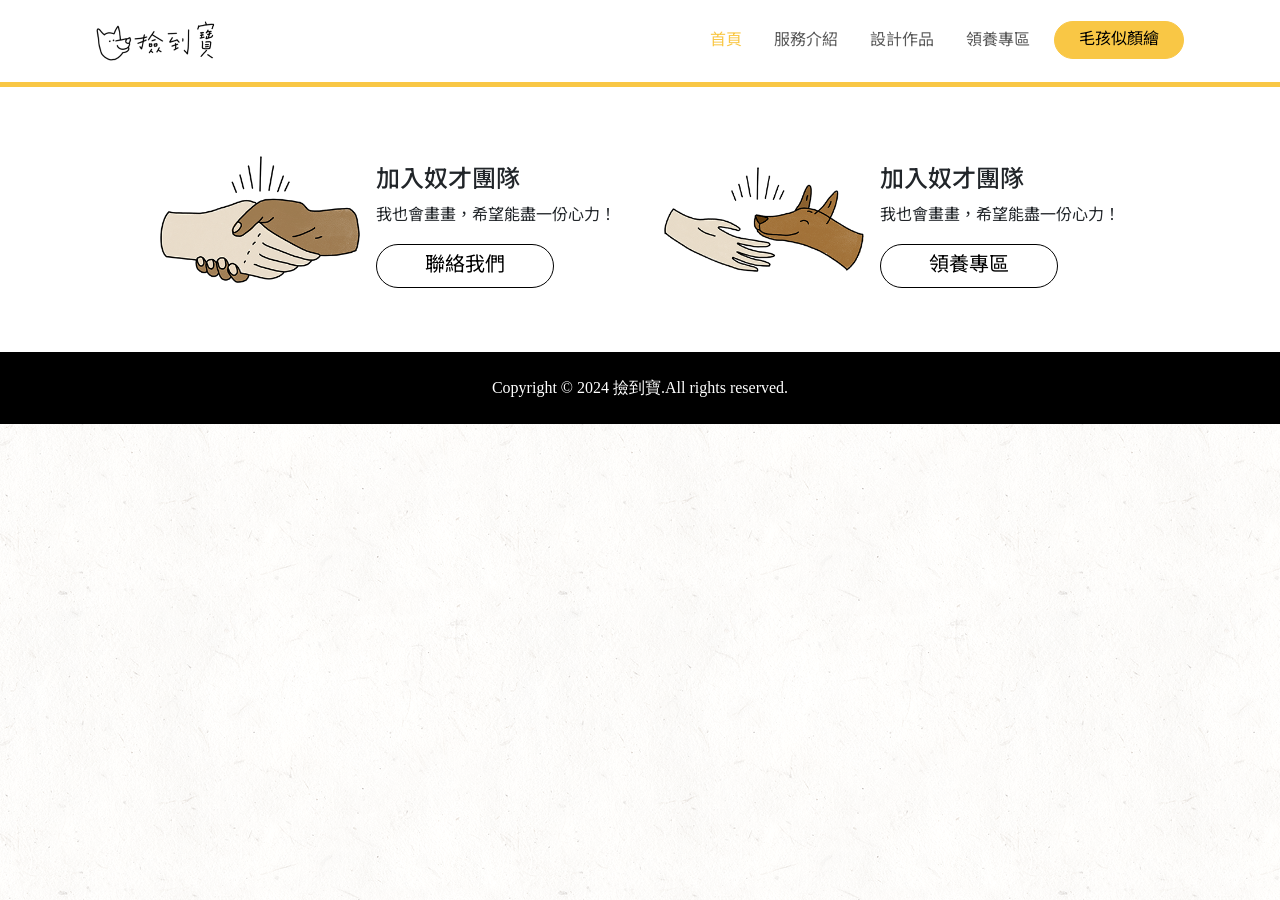
<file: Layout.html>
<!DOCTYPE html>
<html lang="en">

<head>
    <meta charset="UTF-8">
    <meta name="viewport" content="width=device-width, initial-scale=1.0">
    <title>撿到寶</title>
    <script src="./js/jquery.min.js"></script>
    <link rel="stylesheet" href="https://cdn.jsdelivr.net/npm/bootstrap-icons@1.11.3/font/bootstrap-icons.min.css">
    <link rel="stylesheet" href="./stylesheets/all.css">
    <!-- fonts -->
    <link rel="preconnect" href="https://fonts.googleapis.com">
    <link rel="preconnect" href="https://fonts.gstatic.com" crossorigin>
    <link
        href="https://fonts.googleapis.com/css2?family=Kalam:wght@400;700&family=Noto+Sans+TC:wght@400;700&display=swap"
        rel="stylesheet">
</head>

<body style="background: url(./images/lightpaperfibers.png);">
    <nav class="navbar navbar-expand-lg navbar-light bg-white py-3 sticky-top px-5">
        <a class="navbar-brand ps-5" href="./index.html">
            <img src="./images/logo.png" alt="">
        </a>
        <button class="navbar-toggler d-lg-none" type="button" data-bs-toggle="collapse"
            data-bs-target="#collapsibleNavId" aria-controls="collapsibleNavId" aria-expanded="false"
            aria-label="Toggle navigation">
            <span class="navbar-toggler-icon"></span>
        </button>
        <div class="collapse navbar-collapse pe-5" id="collapsibleNavId">
            <ul class="navbar-nav ms-auto mt-2 mt-lg-0">
                <li class="nav-item ms-3 ">
                    <a class="nav-link active" href="./index.html">首頁</a>
                </li>
                <li class="nav-item ms-3">
                    <a class="nav-link " href="./service.html">服務介紹</a>
                </li>
                <li class="nav-item ms-3">
                    <a class="nav-link" href="./works.html">設計作品</a>
                </li>
                <li class="nav-item ms-3">
                    <a class="nav-link" href="./adoption.html">領養專區</a>
                </li>
                <li class="nav-item ms-3">
                    <a class="btn btn-primary rounded-pill px-4" href="./draw.html">毛孩似顏繪</a>
                </li>
            </ul>
        </div>
    </nav>












    <footer>
        <div class="connect border-top border-primary border-5 bg-white ">
            <div class="container d-flex justify-content-center ">
                <div class="row row-cols-1 row-cols-lg-2 g-3 text-center text-lg-start py-5">
                    <div class="col">
                        <div class="card border-0">
                            <div class="card-body d-lg-flex flex-lg-row">
                                <img src="./images/link01.png" alt="" class="img-fluid object-fit-contain">
                                <div class="ps-3 pt-3">
                                    <h4 class="card-title">加入奴才團隊</h4>
                                    <p class="card-text">我也會畫畫，希望能盡一份心力！</p>
                                    <a class="btn btn-outline-primary rounded-pill border-black text-black px-5 fs-5 btn-hover"
                                        href="#" role="button">聯絡我們</a>
                                </div>
                            </div>
                        </div>
                    </div>
                    <div class="col">
                        <div class="card border-0">
                            <div class="card-body d-lg-flex flex-lg-row">
                                <img src="./images/link02.png" alt="" class="img-fluid object-fit-contain">
                                <div class="ps-3 pt-3">
                                    <h4 class="card-title">加入奴才團隊</h4>
                                    <p class="card-text">我也會畫畫，希望能盡一份心力！</p>
                                    <a class="btn btn-outline-primary rounded-pill border-black text-black px-5 fs-5 btn-hover"
                                        href="#" role="button">領養專區</a>
                                </div>
                            </div>
                        </div>
                    </div>
                </div>
            </div>
        </div>
        <div class="Copyright bg-black text-white text-center py-4">
            <p class="m-0" style="font-family: 'Noto Sans';">Copyright © 2024 撿到寶.All rights reserved.</p>
        </div>
    </footer>

    <script src="https://cdn.jsdelivr.net/npm/bootstrap@5.1.1/dist/js/bootstrap.bundle.min.js"
        integrity="sha384-/bQdsTh/da6pkI1MST/rWKFNjaCP5gBSY4sEBT38Q/9RBh9AH40zEOg7Hlq2THRZ"
        crossorigin="anonymous"></script>
    <script src="./js/all.js"></script>
</body>

</html>
</file>
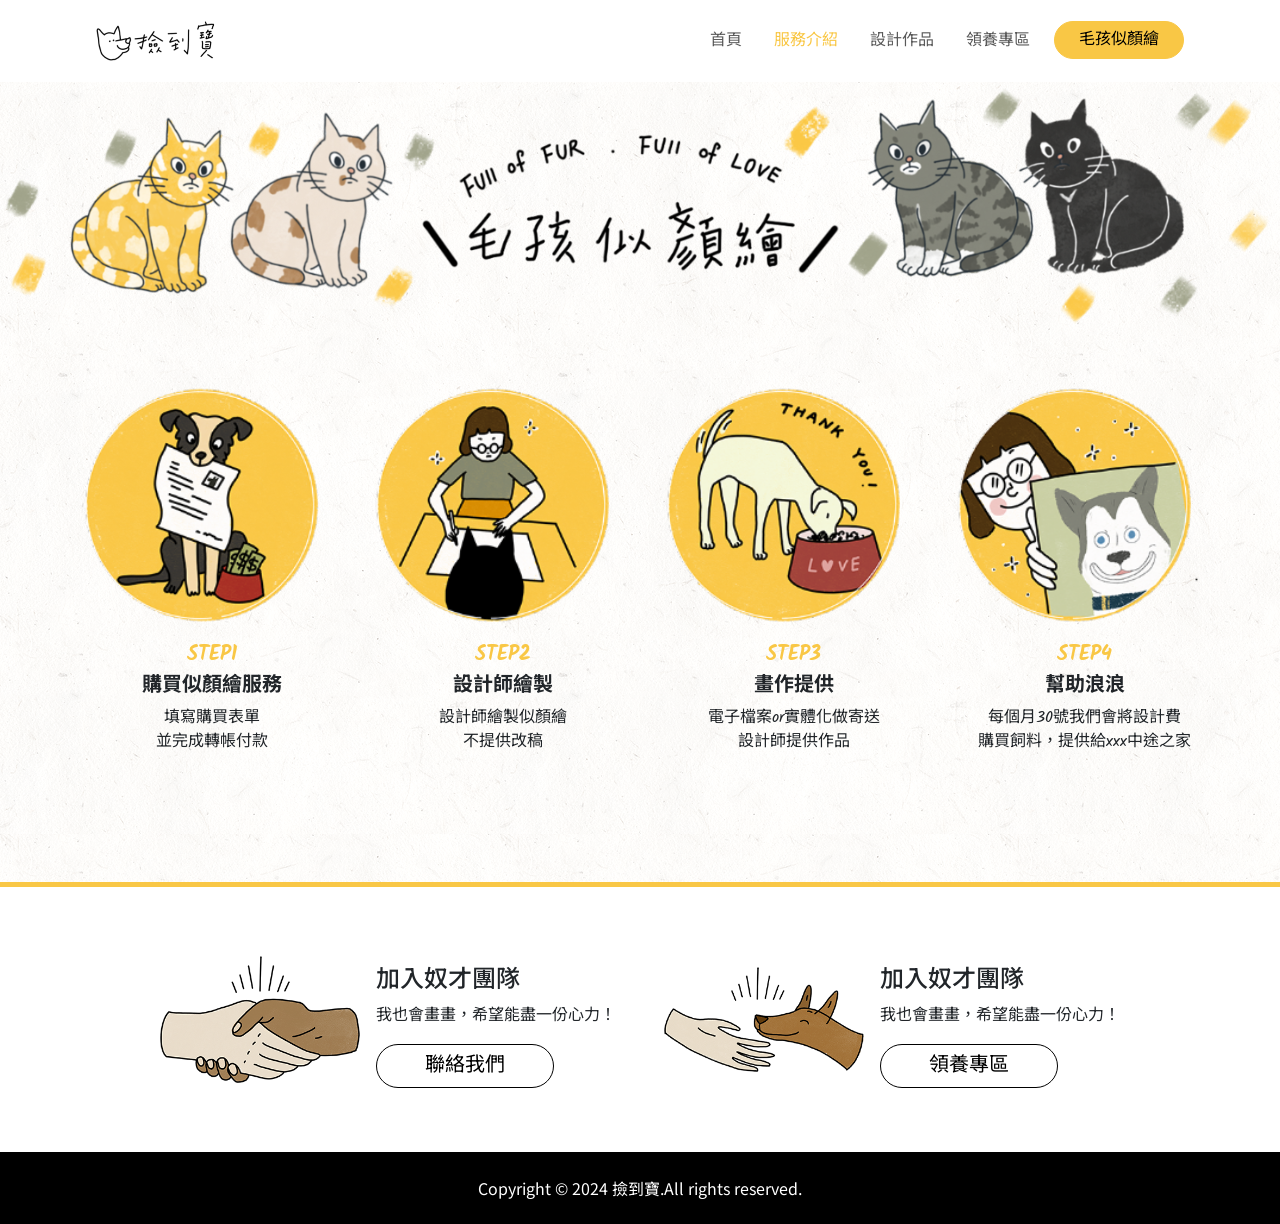
<file: service.html>
<!DOCTYPE html>
<html lang="zh-TW">
<head>
    <meta charset="UTF-8">
    <meta name="viewport" content="width=device-width, initial-scale=1.0">
    <title>撿到寶</title>
    <link rel="stylesheet" href="https://cdn.jsdelivr.net/npm/bootstrap-icons@1.11.3/font/bootstrap-icons.min.css">
    <link rel="stylesheet" href="./stylesheets/all.css">
    <!-- fonts -->
    <link rel="preconnect" href="https://fonts.googleapis.com">
    <link rel="preconnect" href="https://fonts.gstatic.com" crossorigin>
    <link
        href="https://fonts.googleapis.com/css2?family=Kalam:wght@400;700&family=Noto+Sans+TC:wght@400;700&display=swap"
        rel="stylesheet">
</head>
<body style="background: url(./images/lightpaperfibers.png);">
    <nav class="navbar navbar-expand-lg navbar-light bg-white py-3 sticky-top px-5">
        <a class="navbar-brand ps-5" href="./index.html">
            <img src="./images/logo.png" alt="logo">
        </a>
        <button class="navbar-toggler d-lg-none" type="button" data-bs-toggle="collapse"
            data-bs-target="#collapsibleNavId" aria-controls="collapsibleNavId" aria-expanded="false"
            aria-label="Toggle navigation">
            <span class="navbar-toggler-icon"></span>
        </button>
        <div class="collapse navbar-collapse pe-5" id="collapsibleNavId">
            <ul class="navbar-nav ms-auto mt-2 mt-lg-0">
                <li class="nav-item ms-3 ">
                    <a class="nav-link " href="./index.html">首頁</a>
                </li>
                <li class="nav-item ms-3">
                    <a class="nav-link active" href="./service.html">服務介紹</a>
                </li>
                <li class="nav-item ms-3">
                    <a class="nav-link" href="./works.html">設計作品</a>
                </li>
                <li class="nav-item ms-3">
                    <a class="nav-link" href="./adoption.html">領養專區</a>
                </li>
                <li class="nav-item ms-3">
                    <a class="btn btn-primary rounded-pill px-4" href="./draw.html">毛孩似顏繪</a>
                </li>
            </ul>
        </div>
    </nav>

    <div class="main" style="background: url(./images/lightpaperfibers.png);">
        <div class="banner text-center">
            <img src="./images/banner.png" alt="banner" class=" w-100 d-none d-sm-block">
            <img src="./images/banner_service-sm.png" alt="banner" class="w-100 d-sm-none  ">
        </div>
    
        <div class="container py-5">
            <ul class="row row-cols-1 row-cols-lg-4 g-5 text-lg-center list-unstyled ">
                <li class="col d-flex d-lg-block">
                    <img src="./images/step01.png" alt="step1" class="w-px-100 object-fit-contain w-lg-100">
                    <div class="pt-3 ps-3">
                        <p class=" text-primary fs-5 fw-bold mb-1">STEP1</p>
                        <h5 class=" fw-bold ">購買似顏繪服務</h5>
                        <p>填寫購買表單<br>並完成轉帳付款</p>
                    </div>
                </li>
                <li class="col d-flex d-lg-block ">
                    <img src="./images/step02.png" alt="step2" class="w-px-100 object-fit-contain w-lg-100">
                    <div class="pt-3 ps-3">
                        <p class=" text-primary fs-5 fw-bold mb-1">STEP2</p>
                        <h5 class=" fw-bold ">設計師繪製</h5>
                        <p>設計師繪製似顏繪<br>不提供改稿</p>
                    </div>
                </li>
                <li class="col d-flex d-lg-block ">
                    <img src="./images/step03.png" alt="step3" class="w-px-100 object-fit-contain w-lg-100">
                    <div class="pt-3 ps-3">
                        <p class=" text-primary fs-5 fw-bold mb-1">STEP3</p>
                        <h5 class=" fw-bold ">畫作提供</h5>
                        <p>電子檔案or實體化做寄送<br>設計師提供作品</p>
                    </div>
                </li>
                <li class="col d-flex d-lg-block ">
                    <img src="./images/step04.png" alt="step4" class="w-px-100 object-fit-contain w-lg-100">
                    <div class="pt-3 ps-3">
                        <p class=" text-primary fs-5 fw-bold mb-1">STEP4</p>
                        <h5 class=" fw-bold ">幫助浪浪</h5>
                        <p>每個月30號我們會將設計費<br>購買飼料，提供給xxx中途之家</p>
                    </div>
                </li>
            </ul>
        </div>
    </div>

    <footer class="pt-5">
        <div class="connect border-top border-primary border-5 bg-white ">
            <div class="container d-flex justify-content-center ">
                <div class="row row-cols-1 row-cols-lg-2 g-3 text-center text-lg-start py-5">
                    <div class="col">
                        <div class="card border-0">
                            <div class="card-body d-lg-flex flex-lg-row">
                                <img src="./images/link01.png" alt="join" class="img-fluid object-fit-contain">
                                <div class="ps-3 pt-3">
                                    <h4 class="card-title">加入奴才團隊</h4>
                                    <p class="card-text">我也會畫畫，希望能盡一份心力！</p>
                                    <a class="btn btn-outline-primary rounded-pill border-black text-black px-5 fs-5 btn-hover"
                                        href="#" role="button">聯絡我們</a>
                                </div>
                            </div>
                        </div>
                    </div>
                    <div class="col">
                        <div class="card border-0">
                            <div class="card-body d-lg-flex flex-lg-row">
                                <img src="./images/link02.png" alt="join" class="img-fluid object-fit-contain">
                                <div class="ps-3 pt-3">
                                    <h4 class="card-title">加入奴才團隊</h4>
                                    <p class="card-text">我也會畫畫，希望能盡一份心力！</p>
                                    <a class="btn btn-outline-primary rounded-pill border-black text-black px-5 fs-5 btn-hover"
                                        href="./adoption.html" role="button">領養專區</a>
                                </div>
                            </div>
                        </div>
                    </div>
                </div>
            </div>
        </div>
        <div class="Copyright bg-black text-white text-center py-4">
            <p class="m-0 font-Noto">Copyright © 2024 撿到寶.All rights reserved.</p>
        </div>
    </footer>
</body>
<script src="https://cdn.jsdelivr.net/npm/bootstrap@5.1.1/dist/js/bootstrap.bundle.min.js"
    integrity="sha384-/bQdsTh/da6pkI1MST/rWKFNjaCP5gBSY4sEBT38Q/9RBh9AH40zEOg7Hlq2THRZ"
    crossorigin="anonymous"></script>
<script src="./js/jquery.min.js"></script>
<script src="./js/all.js"></script>
</html>
</file>
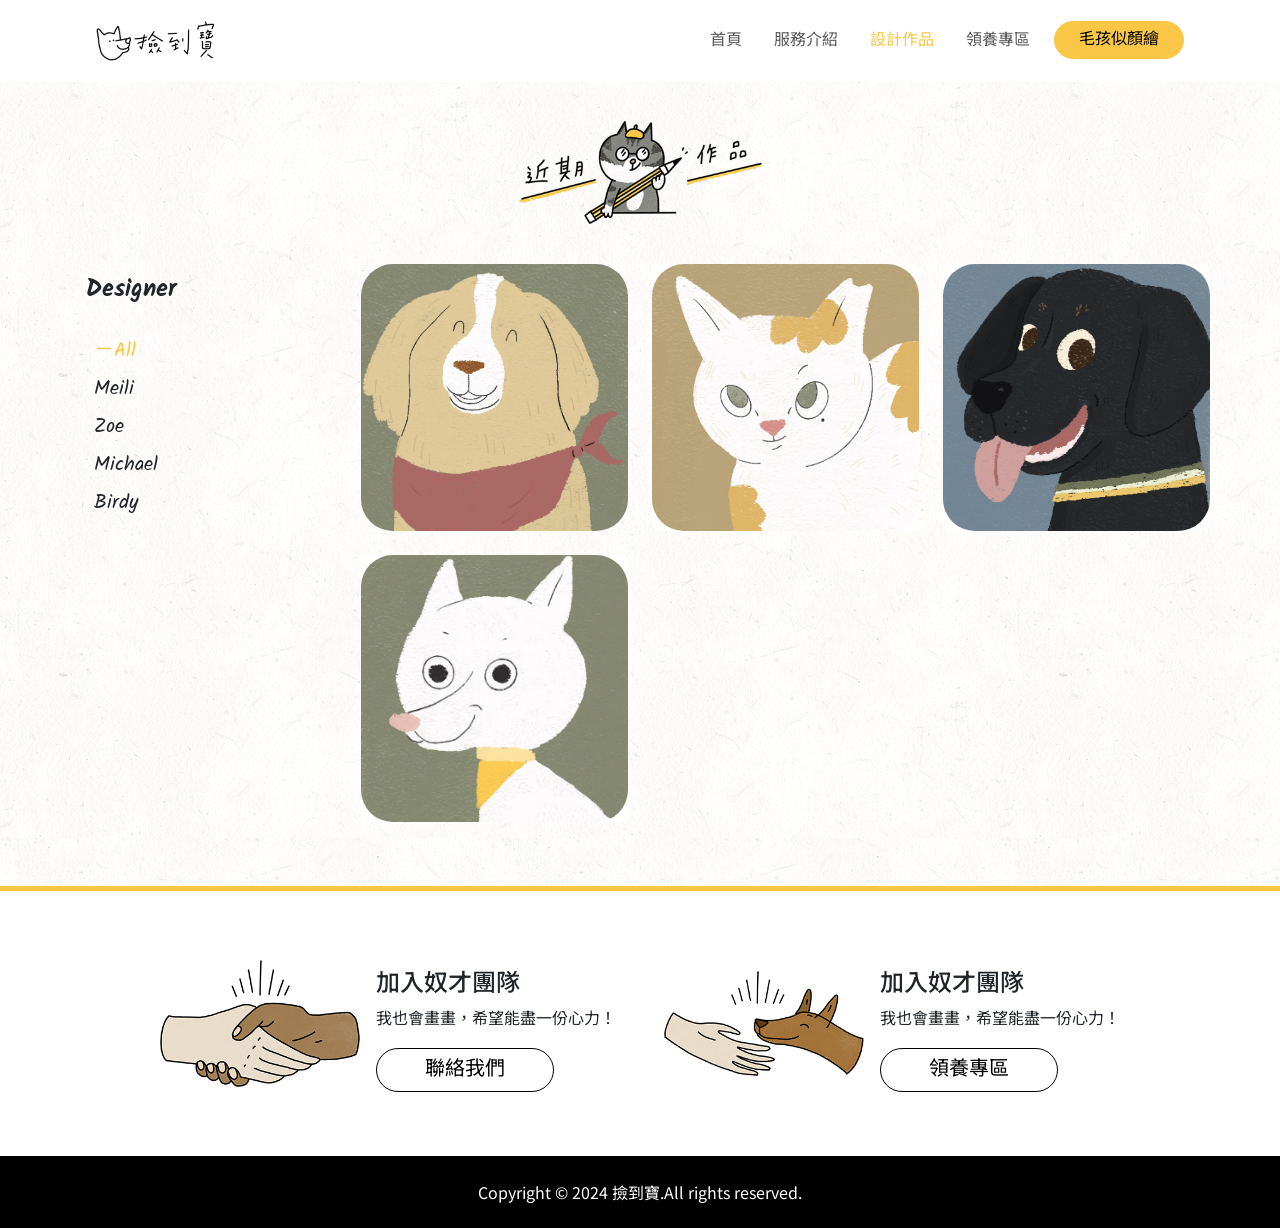
<file: works.html>
<!DOCTYPE html>
<html lang="zh-TW">
<head>
    <meta charset="UTF-8">
    <meta name="viewport" content="width=device-width, initial-scale=1.0">
    <title>撿到寶</title>
    <link rel="stylesheet" href="https://cdn.jsdelivr.net/npm/bootstrap-icons@1.11.3/font/bootstrap-icons.min.css">
    <link rel="stylesheet" href="./stylesheets/all.css">
    <!-- fonts -->
    <link rel="preconnect" href="https://fonts.googleapis.com">
    <link rel="preconnect" href="https://fonts.gstatic.com" crossorigin>
    <link
        href="https://fonts.googleapis.com/css2?family=Kalam:wght@400;700&family=Noto+Sans+TC:wght@400;700&display=swap"
        rel="stylesheet">
</head>

<body style="background: url(./images/lightpaperfibers.png);">
    <nav class="navbar navbar-expand-lg navbar-light bg-white py-3 sticky-top px-5">
        <a class="navbar-brand ps-5" href="./index.html">
            <img src="./images/logo.png" alt="logo">
        </a>
        <button class="navbar-toggler d-lg-none" type="button" data-bs-toggle="collapse"
            data-bs-target="#collapsibleNavId" aria-controls="collapsibleNavId" aria-expanded="false"
            aria-label="Toggle navigation">
            <span class="navbar-toggler-icon"></span>
        </button>
        <div class="collapse navbar-collapse pe-5" id="collapsibleNavId">
            <ul class="navbar-nav ms-auto mt-2 mt-lg-0">
                <li class="nav-item ms-3 ">
                    <a class="nav-link " href="./index.html">首頁</a>
                </li>
                <li class="nav-item ms-3">
                    <a class="nav-link " href="./service.html">服務介紹</a>
                </li>
                <li class="nav-item ms-3">
                    <a class="nav-link active" href="./works.html">設計作品</a>
                </li>
                <li class="nav-item ms-3">
                    <a class="nav-link" href="./adoption.html">領養專區</a>
                </li>
                <li class="nav-item ms-3">
                    <a class="btn btn-primary rounded-pill px-4" href="./draw.html">毛孩似顏繪</a>
                </li>
            </ul>
        </div>
    </nav>
    
    <div class="main" style="background: url(./images/lightpaperfibers.png);">
        <div class="banner text-center py-4">
            <img src="./images/title01.png" alt="works">
        </div>
    
        <div class="container p-sm-0 pb-5">
            <div class="row">
                <div class="col-lg-3">
                    <div class="card border-0 bg-transparent text-center text-lg-start ">
                        <div class="card-header fw-bold bg-transparent border-0 fs-4">Designer</div>
                        <ul class="card-body list-unstyled fs-5 pt-3 d-flex justify-content-center flex-lg-column" id="Designer-Menu">
                            <li class="card-text py-1 px-2"><a href="#" class="text-decoration-none link-dark link-hover active"><span class="d-none link-hover-line">－</span>All</a></li>
                            <li class="card-text py-1 px-2"><a href="#" class="text-decoration-none link-dark link-hover"><span class="d-none link-hover-line">－</span>Meili</a></li>
                            <li class="card-text py-1 px-2"><a href="#" class="text-decoration-none link-dark link-hover"><span class="d-none link-hover-line">－</span>Zoe</a></li>
                            <li class="card-text py-1 px-2"><a href="#" class="text-decoration-none link-dark link-hover"><span class="d-none link-hover-line">－</span>Michael</a></li>
                            <li class="card-text py-1 px-2"><a href="#" class="text-decoration-none link-dark link-hover"><span class="d-none link-hover-line">－</span>Birdy</a></li>
                        </ul>
                    </div>
                </div>
                <div class="col">
                    <ul class="row row-cols-2 row-cols-lg-3 g-3 g-lg-4 list-unstyled text-start">
                        <li class="col">
                            <div class="card border-0 rounded-5">
                                <img class="card-img rounded-5" src="./images/05.png" alt="work" />
                                <div
                                    class="card-body card-img-overlay d-flex flex-column  justify-content-end text-white pb-2 gradient rounded-5 opacity-lg-0">
                                    <p class="p-0 ps-2 m-0">designer</p>
                                    <h4 class="p-2 pt-1 m-0">Meili</h4>
                                </div>
                            </div>
                        </li>
                        <li class="col">
                            <div class="card border-0">
                                <img class="card-img rounded-5" src="./images/07.png" alt="work" />
                                <div
                                    class="card-body card-img-overlay d-flex flex-column  justify-content-end text-white pb-2 gradient rounded-5 opacity-lg-0">
                                    <p class="p-0 ps-2 m-0">designer</p>
                                    <h4 class="p-2 pt-1 m-0">Meili</h4>
                                </div>
                            </div>
                        </li>
                        <li class="col">
                            <div class="card border-0">
                                <img class="card-img rounded-5" src="./images/06.png" alt="work" />
                                <div
                                    class="card-body card-img-overlay d-flex flex-column  justify-content-end text-white pb-2 gradient rounded-5 opacity-lg-0">
                                    <p class="p-0 ps-2 m-0">designer</p>
                                    <h4 class="p-2 pt-1 m-0">Meili</h4>
                                </div>
                            </div>
                        </li>
                        <li class="col">
                            <div class="card border-0">
                                <img class="card-img rounded-5" src="./images/Michael.png" alt="work" />
                                <div
                                    class="card-body card-img-overlay d-flex flex-column  justify-content-end text-white pb-2 gradient rounded-5 opacity-lg-0">
                                    <p class="p-0 ps-2 m-0">designer</p>
                                    <h4 class="p-2 pt-1 m-0">Meili</h4>
                                </div>
                            </div>
                        </li>
                    </ul>
                </div>
            </div>
        </div>
    </div>

    <footer class="pt-5">
        <div class="connect border-top border-primary border-5 bg-white ">
            <div class="container d-flex justify-content-center ">
                <div class="row row-cols-1 row-cols-lg-2 g-3 text-center text-lg-start py-5">
                    <div class="col">
                        <div class="card border-0">
                            <div class="card-body d-lg-flex flex-lg-row">
                                <img src="./images/link01.png" alt="join" class="img-fluid object-fit-contain">
                                <div class="ps-3 pt-3">
                                    <h4 class="card-title">加入奴才團隊</h4>
                                    <p class="card-text">我也會畫畫，希望能盡一份心力！</p>
                                    <a class="btn btn-outline-primary rounded-pill border-black text-black px-5 fs-5 btn-hover"
                                        href="#" role="button">聯絡我們</a>
                                </div>
                            </div>
                        </div>
                    </div>
                    <div class="col">
                        <div class="card border-0">
                            <div class="card-body d-lg-flex flex-lg-row">
                                <img src="./images/link02.png" alt="join" class="img-fluid object-fit-contain">
                                <div class="ps-3 pt-3">
                                    <h4 class="card-title">加入奴才團隊</h4>
                                    <p class="card-text">我也會畫畫，希望能盡一份心力！</p>
                                    <a class="btn btn-outline-primary rounded-pill border-black text-black px-5 fs-5 btn-hover"
                                        href="./adoption.html" role="button">領養專區</a>
                                </div>
                            </div>
                        </div>
                    </div>
                </div>
            </div>
        </div>
        <div class="Copyright bg-black text-white text-center py-4">
            <p class="m-0 font-Noto">Copyright © 2024 撿到寶.All rights reserved.</p>
        </div>
    </footer>
</body>
<script src="https://cdn.jsdelivr.net/npm/bootstrap@5.1.1/dist/js/bootstrap.bundle.min.js"
    integrity="sha384-/bQdsTh/da6pkI1MST/rWKFNjaCP5gBSY4sEBT38Q/9RBh9AH40zEOg7Hlq2THRZ"
    crossorigin="anonymous"></script>
<script src="./js/jquery.min.js"></script>
<script src="./js/all.js"></script>
</html>
</file>
<file: stylesheets/all.css>
@charset "UTF-8";
:root,
[data-bs-theme=light] {
  --bs-blue: #0d6efd;
  --bs-indigo: #6610f2;
  --bs-purple: #6f42c1;
  --bs-pink: #d63384;
  --bs-red: #dc3545;
  --bs-orange: #fd7e14;
  --bs-yellow: #ffc107;
  --bs-green: #198754;
  --bs-teal: #20c997;
  --bs-cyan: #0dcaf0;
  --bs-black: #000;
  --bs-white: #fff;
  --bs-gray: #6c757d;
  --bs-gray-dark: #343a40;
  --bs-gray-100: #f8f9fa;
  --bs-gray-200: #e9ecef;
  --bs-gray-300: #dee2e6;
  --bs-gray-400: #ced4da;
  --bs-gray-500: #adb5bd;
  --bs-gray-600: #6c757d;
  --bs-gray-700: #495057;
  --bs-gray-800: #343a40;
  --bs-gray-900: #212529;
  --bs-primary: #F9C745;
  --bs-secondary: #6c757d;
  --bs-success: #198754;
  --bs-info: #0dcaf0;
  --bs-warning: #ffc107;
  --bs-danger: #dc3545;
  --bs-light: #f8f9fa;
  --bs-dark: #212529;
  --bs-primary-rgb: 249, 199, 69;
  --bs-secondary-rgb: 108, 117, 125;
  --bs-success-rgb: 25, 135, 84;
  --bs-info-rgb: 13, 202, 240;
  --bs-warning-rgb: 255, 193, 7;
  --bs-danger-rgb: 220, 53, 69;
  --bs-light-rgb: 248, 249, 250;
  --bs-dark-rgb: 33, 37, 41;
  --bs-primary-text-emphasis: #64501c;
  --bs-secondary-text-emphasis: #2b2f32;
  --bs-success-text-emphasis: #0a3622;
  --bs-info-text-emphasis: #055160;
  --bs-warning-text-emphasis: #664d03;
  --bs-danger-text-emphasis: #58151c;
  --bs-light-text-emphasis: #495057;
  --bs-dark-text-emphasis: #495057;
  --bs-primary-bg-subtle: #fef4da;
  --bs-secondary-bg-subtle: #e2e3e5;
  --bs-success-bg-subtle: #d1e7dd;
  --bs-info-bg-subtle: #cff4fc;
  --bs-warning-bg-subtle: #fff3cd;
  --bs-danger-bg-subtle: #f8d7da;
  --bs-light-bg-subtle: #fcfcfd;
  --bs-dark-bg-subtle: #ced4da;
  --bs-primary-border-subtle: #fde9b5;
  --bs-secondary-border-subtle: #c4c8cb;
  --bs-success-border-subtle: #a3cfbb;
  --bs-info-border-subtle: #9eeaf9;
  --bs-warning-border-subtle: #ffe69c;
  --bs-danger-border-subtle: #f1aeb5;
  --bs-light-border-subtle: #e9ecef;
  --bs-dark-border-subtle: #adb5bd;
  --bs-white-rgb: 255, 255, 255;
  --bs-black-rgb: 0, 0, 0;
  --bs-font-sans-serif: "Kalam", "Noto Sans TC", system-ui, -apple-system, "Segoe UI", Roboto, "Helvetica Neue", "Noto Sans", "Liberation Sans", Arial, sans-serif, "Apple Color Emoji", "Segoe UI Emoji", "Segoe UI Symbol", "Noto Color Emoji";
  --bs-font-monospace: SFMono-Regular, Menlo, Monaco, Consolas, "Liberation Mono", "Courier New", monospace;
  --bs-gradient: linear-gradient(180deg, rgba(255, 255, 255, 0.15), rgba(255, 255, 255, 0));
  --bs-body-font-family: var(--bs-font-sans-serif);
  --bs-body-font-size: 1rem;
  --bs-body-font-weight: 400;
  --bs-body-line-height: 1.5;
  --bs-body-color: #212529;
  --bs-body-color-rgb: 33, 37, 41;
  --bs-body-bg: #fff;
  --bs-body-bg-rgb: 255, 255, 255;
  --bs-emphasis-color: #000;
  --bs-emphasis-color-rgb: 0, 0, 0;
  --bs-secondary-color: rgba(33, 37, 41, 0.75);
  --bs-secondary-color-rgb: 33, 37, 41;
  --bs-secondary-bg: #e9ecef;
  --bs-secondary-bg-rgb: 233, 236, 239;
  --bs-tertiary-color: rgba(33, 37, 41, 0.5);
  --bs-tertiary-color-rgb: 33, 37, 41;
  --bs-tertiary-bg: #f8f9fa;
  --bs-tertiary-bg-rgb: 248, 249, 250;
  --bs-heading-color: inherit;
  --bs-link-color: #F9C745;
  --bs-link-color-rgb: 249, 199, 69;
  --bs-link-decoration: underline;
  --bs-link-hover-color: #c79f37;
  --bs-link-hover-color-rgb: 199, 159, 55;
  --bs-code-color: #d63384;
  --bs-highlight-color: #212529;
  --bs-highlight-bg: #fff3cd;
  --bs-border-width: 1px;
  --bs-border-style: solid;
  --bs-border-color: #dee2e6;
  --bs-border-color-translucent: rgba(0, 0, 0, 0.175);
  --bs-border-radius: 0.375rem;
  --bs-border-radius-sm: 0.25rem;
  --bs-border-radius-lg: 0.5rem;
  --bs-border-radius-xl: 1rem;
  --bs-border-radius-xxl: 2rem;
  --bs-border-radius-2xl: var(--bs-border-radius-xxl);
  --bs-border-radius-pill: 50rem;
  --bs-box-shadow: 0 0.5rem 1rem rgba(0, 0, 0, 0.15);
  --bs-box-shadow-sm: 0 0.125rem 0.25rem rgba(0, 0, 0, 0.075);
  --bs-box-shadow-lg: 0 1rem 3rem rgba(0, 0, 0, 0.175);
  --bs-box-shadow-inset: inset 0 1px 2px rgba(0, 0, 0, 0.075);
  --bs-focus-ring-width: 0.25rem;
  --bs-focus-ring-opacity: 0.25;
  --bs-focus-ring-color: rgba(249, 199, 69, 0.25);
  --bs-form-valid-color: #198754;
  --bs-form-valid-border-color: #198754;
  --bs-form-invalid-color: #dc3545;
  --bs-form-invalid-border-color: #dc3545;
}

[data-bs-theme=dark] {
  color-scheme: dark;
  --bs-body-color: #dee2e6;
  --bs-body-color-rgb: 222, 226, 230;
  --bs-body-bg: #212529;
  --bs-body-bg-rgb: 33, 37, 41;
  --bs-emphasis-color: #fff;
  --bs-emphasis-color-rgb: 255, 255, 255;
  --bs-secondary-color: rgba(222, 226, 230, 0.75);
  --bs-secondary-color-rgb: 222, 226, 230;
  --bs-secondary-bg: #343a40;
  --bs-secondary-bg-rgb: 52, 58, 64;
  --bs-tertiary-color: rgba(222, 226, 230, 0.5);
  --bs-tertiary-color-rgb: 222, 226, 230;
  --bs-tertiary-bg: #2b3035;
  --bs-tertiary-bg-rgb: 43, 48, 53;
  --bs-primary-text-emphasis: #fbdd8f;
  --bs-secondary-text-emphasis: #a7acb1;
  --bs-success-text-emphasis: #75b798;
  --bs-info-text-emphasis: #6edff6;
  --bs-warning-text-emphasis: #ffda6a;
  --bs-danger-text-emphasis: #ea868f;
  --bs-light-text-emphasis: #f8f9fa;
  --bs-dark-text-emphasis: #dee2e6;
  --bs-primary-bg-subtle: #32280e;
  --bs-secondary-bg-subtle: #161719;
  --bs-success-bg-subtle: #051b11;
  --bs-info-bg-subtle: #032830;
  --bs-warning-bg-subtle: #332701;
  --bs-danger-bg-subtle: #2c0b0e;
  --bs-light-bg-subtle: #343a40;
  --bs-dark-bg-subtle: #1a1d20;
  --bs-primary-border-subtle: #957729;
  --bs-secondary-border-subtle: #41464b;
  --bs-success-border-subtle: #0f5132;
  --bs-info-border-subtle: #087990;
  --bs-warning-border-subtle: #997404;
  --bs-danger-border-subtle: #842029;
  --bs-light-border-subtle: #495057;
  --bs-dark-border-subtle: #343a40;
  --bs-heading-color: inherit;
  --bs-link-color: #fbdd8f;
  --bs-link-hover-color: #fce4a5;
  --bs-link-color-rgb: 251, 221, 143;
  --bs-link-hover-color-rgb: 252, 228, 165;
  --bs-code-color: #e685b5;
  --bs-highlight-color: #dee2e6;
  --bs-highlight-bg: #664d03;
  --bs-border-color: #495057;
  --bs-border-color-translucent: rgba(255, 255, 255, 0.15);
  --bs-form-valid-color: #75b798;
  --bs-form-valid-border-color: #75b798;
  --bs-form-invalid-color: #ea868f;
  --bs-form-invalid-border-color: #ea868f;
}

*,
*::before,
*::after {
  box-sizing: border-box;
}

@media (prefers-reduced-motion: no-preference) {
  :root {
    scroll-behavior: smooth;
  }
}

body {
  margin: 0;
  font-family: var(--bs-body-font-family);
  font-size: var(--bs-body-font-size);
  font-weight: var(--bs-body-font-weight);
  line-height: var(--bs-body-line-height);
  color: var(--bs-body-color);
  text-align: var(--bs-body-text-align);
  background-color: var(--bs-body-bg);
  -webkit-text-size-adjust: 100%;
  -webkit-tap-highlight-color: rgba(0, 0, 0, 0);
}

hr {
  margin: 1rem 0;
  color: inherit;
  border: 0;
  border-top: var(--bs-border-width) solid;
  opacity: 0.25;
}

h6, .h6, h5, .h5, h4, .h4, h3, .h3, h2, .h2, h1, .h1 {
  margin-top: 0;
  margin-bottom: 0.5rem;
  font-weight: 500;
  line-height: 1.2;
  color: var(--bs-heading-color);
}

h1, .h1 {
  font-size: calc(1.375rem + 1.5vw);
}
@media (min-width: 1200px) {
  h1, .h1 {
    font-size: 2.5rem;
  }
}

h2, .h2 {
  font-size: calc(1.325rem + 0.9vw);
}
@media (min-width: 1200px) {
  h2, .h2 {
    font-size: 2rem;
  }
}

h3, .h3 {
  font-size: calc(1.3rem + 0.6vw);
}
@media (min-width: 1200px) {
  h3, .h3 {
    font-size: 1.75rem;
  }
}

h4, .h4 {
  font-size: calc(1.275rem + 0.3vw);
}
@media (min-width: 1200px) {
  h4, .h4 {
    font-size: 1.5rem;
  }
}

h5, .h5 {
  font-size: 1.25rem;
}

h6, .h6 {
  font-size: 1rem;
}

p {
  margin-top: 0;
  margin-bottom: 1rem;
}

abbr[title] {
  -webkit-text-decoration: underline dotted;
          text-decoration: underline dotted;
  cursor: help;
  -webkit-text-decoration-skip-ink: none;
          text-decoration-skip-ink: none;
}

address {
  margin-bottom: 1rem;
  font-style: normal;
  line-height: inherit;
}

ol,
ul {
  padding-left: 2rem;
}

ol,
ul,
dl {
  margin-top: 0;
  margin-bottom: 1rem;
}

ol ol,
ul ul,
ol ul,
ul ol {
  margin-bottom: 0;
}

dt {
  font-weight: 700;
}

dd {
  margin-bottom: 0.5rem;
  margin-left: 0;
}

blockquote {
  margin: 0 0 1rem;
}

b,
strong {
  font-weight: bolder;
}

small, .small {
  font-size: 0.875em;
}

mark, .mark {
  padding: 0.1875em;
  color: var(--bs-highlight-color);
  background-color: var(--bs-highlight-bg);
}

sub,
sup {
  position: relative;
  font-size: 0.75em;
  line-height: 0;
  vertical-align: baseline;
}

sub {
  bottom: -0.25em;
}

sup {
  top: -0.5em;
}

a {
  color: rgba(var(--bs-link-color-rgb), var(--bs-link-opacity, 1));
  text-decoration: underline;
}
a:hover {
  --bs-link-color-rgb: var(--bs-link-hover-color-rgb);
}

a:not([href]):not([class]), a:not([href]):not([class]):hover {
  color: inherit;
  text-decoration: none;
}

pre,
code,
kbd,
samp {
  font-family: var(--bs-font-monospace);
  font-size: 1em;
}

pre {
  display: block;
  margin-top: 0;
  margin-bottom: 1rem;
  overflow: auto;
  font-size: 0.875em;
}
pre code {
  font-size: inherit;
  color: inherit;
  word-break: normal;
}

code {
  font-size: 0.875em;
  color: var(--bs-code-color);
  word-wrap: break-word;
}
a > code {
  color: inherit;
}

kbd {
  padding: 0.1875rem 0.375rem;
  font-size: 0.875em;
  color: var(--bs-body-bg);
  background-color: var(--bs-body-color);
  border-radius: 0.25rem;
}
kbd kbd {
  padding: 0;
  font-size: 1em;
}

figure {
  margin: 0 0 1rem;
}

img,
svg {
  vertical-align: middle;
}

table {
  caption-side: bottom;
  border-collapse: collapse;
}

caption {
  padding-top: 0.5rem;
  padding-bottom: 0.5rem;
  color: var(--bs-secondary-color);
  text-align: left;
}

th {
  text-align: inherit;
  text-align: -webkit-match-parent;
}

thead,
tbody,
tfoot,
tr,
td,
th {
  border-color: inherit;
  border-style: solid;
  border-width: 0;
}

label {
  display: inline-block;
}

button {
  border-radius: 0;
}

button:focus:not(:focus-visible) {
  outline: 0;
}

input,
button,
select,
optgroup,
textarea {
  margin: 0;
  font-family: inherit;
  font-size: inherit;
  line-height: inherit;
}

button,
select {
  text-transform: none;
}

[role=button] {
  cursor: pointer;
}

select {
  word-wrap: normal;
}
select:disabled {
  opacity: 1;
}

[list]:not([type=date]):not([type=datetime-local]):not([type=month]):not([type=week]):not([type=time])::-webkit-calendar-picker-indicator {
  display: none !important;
}

button,
[type=button],
[type=reset],
[type=submit] {
  -webkit-appearance: button;
}
button:not(:disabled),
[type=button]:not(:disabled),
[type=reset]:not(:disabled),
[type=submit]:not(:disabled) {
  cursor: pointer;
}

::-moz-focus-inner {
  padding: 0;
  border-style: none;
}

textarea {
  resize: vertical;
}

fieldset {
  min-width: 0;
  padding: 0;
  margin: 0;
  border: 0;
}

legend {
  float: left;
  width: 100%;
  padding: 0;
  margin-bottom: 0.5rem;
  font-size: calc(1.275rem + 0.3vw);
  line-height: inherit;
}
@media (min-width: 1200px) {
  legend {
    font-size: 1.5rem;
  }
}
legend + * {
  clear: left;
}

::-webkit-datetime-edit-fields-wrapper,
::-webkit-datetime-edit-text,
::-webkit-datetime-edit-minute,
::-webkit-datetime-edit-hour-field,
::-webkit-datetime-edit-day-field,
::-webkit-datetime-edit-month-field,
::-webkit-datetime-edit-year-field {
  padding: 0;
}

::-webkit-inner-spin-button {
  height: auto;
}

[type=search] {
  -webkit-appearance: textfield;
  outline-offset: -2px;
}

/* rtl:raw:
[type="tel"],
[type="url"],
[type="email"],
[type="number"] {
  direction: ltr;
}
*/
::-webkit-search-decoration {
  -webkit-appearance: none;
}

::-webkit-color-swatch-wrapper {
  padding: 0;
}

::file-selector-button {
  font: inherit;
  -webkit-appearance: button;
}

output {
  display: inline-block;
}

iframe {
  border: 0;
}

summary {
  display: list-item;
  cursor: pointer;
}

progress {
  vertical-align: baseline;
}

[hidden] {
  display: none !important;
}

.lead {
  font-size: 1.25rem;
  font-weight: 300;
}

.display-1 {
  font-size: calc(1.625rem + 4.5vw);
  font-weight: 300;
  line-height: 1.2;
}
@media (min-width: 1200px) {
  .display-1 {
    font-size: 5rem;
  }
}

.display-2 {
  font-size: calc(1.575rem + 3.9vw);
  font-weight: 300;
  line-height: 1.2;
}
@media (min-width: 1200px) {
  .display-2 {
    font-size: 4.5rem;
  }
}

.display-3 {
  font-size: calc(1.525rem + 3.3vw);
  font-weight: 300;
  line-height: 1.2;
}
@media (min-width: 1200px) {
  .display-3 {
    font-size: 4rem;
  }
}

.display-4 {
  font-size: calc(1.475rem + 2.7vw);
  font-weight: 300;
  line-height: 1.2;
}
@media (min-width: 1200px) {
  .display-4 {
    font-size: 3.5rem;
  }
}

.display-5 {
  font-size: calc(1.425rem + 2.1vw);
  font-weight: 300;
  line-height: 1.2;
}
@media (min-width: 1200px) {
  .display-5 {
    font-size: 3rem;
  }
}

.display-6 {
  font-size: calc(1.375rem + 1.5vw);
  font-weight: 300;
  line-height: 1.2;
}
@media (min-width: 1200px) {
  .display-6 {
    font-size: 2.5rem;
  }
}

.list-unstyled {
  padding-left: 0;
  list-style: none;
}

.list-inline {
  padding-left: 0;
  list-style: none;
}

.list-inline-item {
  display: inline-block;
}
.list-inline-item:not(:last-child) {
  margin-right: 0.5rem;
}

.initialism {
  font-size: 0.875em;
  text-transform: uppercase;
}

.blockquote {
  margin-bottom: 1rem;
  font-size: 1.25rem;
}
.blockquote > :last-child {
  margin-bottom: 0;
}

.blockquote-footer {
  margin-top: -1rem;
  margin-bottom: 1rem;
  font-size: 0.875em;
  color: #6c757d;
}
.blockquote-footer::before {
  content: "— ";
}

.img-fluid {
  max-width: 100%;
  height: auto;
}

.img-thumbnail {
  padding: 0.25rem;
  background-color: var(--bs-body-bg);
  border: var(--bs-border-width) solid var(--bs-border-color);
  border-radius: var(--bs-border-radius);
  max-width: 100%;
  height: auto;
}

.figure {
  display: inline-block;
}

.figure-img {
  margin-bottom: 0.5rem;
  line-height: 1;
}

.figure-caption {
  font-size: 0.875em;
  color: var(--bs-secondary-color);
}

.container,
.container-fluid,
.container-xxl,
.container-xl,
.container-lg,
.container-md,
.container-sm {
  --bs-gutter-x: 1.5rem;
  --bs-gutter-y: 0;
  width: 100%;
  padding-right: calc(var(--bs-gutter-x) * 0.5);
  padding-left: calc(var(--bs-gutter-x) * 0.5);
  margin-right: auto;
  margin-left: auto;
}

@media (min-width: 576px) {
  .container-sm, .container {
    max-width: 540px;
  }
}
@media (min-width: 768px) {
  .container-md, .container-sm, .container {
    max-width: 720px;
  }
}
@media (min-width: 992px) {
  .container-lg, .container-md, .container-sm, .container {
    max-width: 960px;
  }
}
@media (min-width: 1200px) {
  .container-xl, .container-lg, .container-md, .container-sm, .container {
    max-width: 1140px;
  }
}
@media (min-width: 1400px) {
  .container-xxl, .container-xl, .container-lg, .container-md, .container-sm, .container {
    max-width: 1320px;
  }
}
:root {
  --bs-breakpoint-xs: 0;
  --bs-breakpoint-sm: 576px;
  --bs-breakpoint-md: 768px;
  --bs-breakpoint-lg: 992px;
  --bs-breakpoint-xl: 1200px;
  --bs-breakpoint-xxl: 1400px;
}

.row {
  --bs-gutter-x: 1.5rem;
  --bs-gutter-y: 0;
  display: flex;
  flex-wrap: wrap;
  margin-top: calc(-1 * var(--bs-gutter-y));
  margin-right: calc(-0.5 * var(--bs-gutter-x));
  margin-left: calc(-0.5 * var(--bs-gutter-x));
}
.row > * {
  flex-shrink: 0;
  width: 100%;
  max-width: 100%;
  padding-right: calc(var(--bs-gutter-x) * 0.5);
  padding-left: calc(var(--bs-gutter-x) * 0.5);
  margin-top: var(--bs-gutter-y);
}

.col {
  flex: 1 0 0%;
}

.row-cols-auto > * {
  flex: 0 0 auto;
  width: auto;
}

.row-cols-1 > * {
  flex: 0 0 auto;
  width: 100%;
}

.row-cols-2 > * {
  flex: 0 0 auto;
  width: 50%;
}

.row-cols-3 > * {
  flex: 0 0 auto;
  width: 33.33333333%;
}

.row-cols-4 > * {
  flex: 0 0 auto;
  width: 25%;
}

.row-cols-5 > * {
  flex: 0 0 auto;
  width: 20%;
}

.row-cols-6 > * {
  flex: 0 0 auto;
  width: 16.66666667%;
}

.col-auto {
  flex: 0 0 auto;
  width: auto;
}

.col-1 {
  flex: 0 0 auto;
  width: 8.33333333%;
}

.col-2 {
  flex: 0 0 auto;
  width: 16.66666667%;
}

.col-3 {
  flex: 0 0 auto;
  width: 25%;
}

.col-4 {
  flex: 0 0 auto;
  width: 33.33333333%;
}

.col-5 {
  flex: 0 0 auto;
  width: 41.66666667%;
}

.col-6 {
  flex: 0 0 auto;
  width: 50%;
}

.col-7 {
  flex: 0 0 auto;
  width: 58.33333333%;
}

.col-8 {
  flex: 0 0 auto;
  width: 66.66666667%;
}

.col-9 {
  flex: 0 0 auto;
  width: 75%;
}

.col-10 {
  flex: 0 0 auto;
  width: 83.33333333%;
}

.col-11 {
  flex: 0 0 auto;
  width: 91.66666667%;
}

.col-12 {
  flex: 0 0 auto;
  width: 100%;
}

.offset-1 {
  margin-left: 8.33333333%;
}

.offset-2 {
  margin-left: 16.66666667%;
}

.offset-3 {
  margin-left: 25%;
}

.offset-4 {
  margin-left: 33.33333333%;
}

.offset-5 {
  margin-left: 41.66666667%;
}

.offset-6 {
  margin-left: 50%;
}

.offset-7 {
  margin-left: 58.33333333%;
}

.offset-8 {
  margin-left: 66.66666667%;
}

.offset-9 {
  margin-left: 75%;
}

.offset-10 {
  margin-left: 83.33333333%;
}

.offset-11 {
  margin-left: 91.66666667%;
}

.g-0,
.gx-0 {
  --bs-gutter-x: 0;
}

.g-0,
.gy-0 {
  --bs-gutter-y: 0;
}

.g-1,
.gx-1 {
  --bs-gutter-x: 0.25rem;
}

.g-1,
.gy-1 {
  --bs-gutter-y: 0.25rem;
}

.g-2,
.gx-2 {
  --bs-gutter-x: 0.5rem;
}

.g-2,
.gy-2 {
  --bs-gutter-y: 0.5rem;
}

.g-3,
.gx-3 {
  --bs-gutter-x: 1rem;
}

.g-3,
.gy-3 {
  --bs-gutter-y: 1rem;
}

.g-4,
.gx-4 {
  --bs-gutter-x: 1.5rem;
}

.g-4,
.gy-4 {
  --bs-gutter-y: 1.5rem;
}

.g-5,
.gx-5 {
  --bs-gutter-x: 3rem;
}

.g-5,
.gy-5 {
  --bs-gutter-y: 3rem;
}

@media (min-width: 576px) {
  .col-sm {
    flex: 1 0 0%;
  }
  .row-cols-sm-auto > * {
    flex: 0 0 auto;
    width: auto;
  }
  .row-cols-sm-1 > * {
    flex: 0 0 auto;
    width: 100%;
  }
  .row-cols-sm-2 > * {
    flex: 0 0 auto;
    width: 50%;
  }
  .row-cols-sm-3 > * {
    flex: 0 0 auto;
    width: 33.33333333%;
  }
  .row-cols-sm-4 > * {
    flex: 0 0 auto;
    width: 25%;
  }
  .row-cols-sm-5 > * {
    flex: 0 0 auto;
    width: 20%;
  }
  .row-cols-sm-6 > * {
    flex: 0 0 auto;
    width: 16.66666667%;
  }
  .col-sm-auto {
    flex: 0 0 auto;
    width: auto;
  }
  .col-sm-1 {
    flex: 0 0 auto;
    width: 8.33333333%;
  }
  .col-sm-2 {
    flex: 0 0 auto;
    width: 16.66666667%;
  }
  .col-sm-3 {
    flex: 0 0 auto;
    width: 25%;
  }
  .col-sm-4 {
    flex: 0 0 auto;
    width: 33.33333333%;
  }
  .col-sm-5 {
    flex: 0 0 auto;
    width: 41.66666667%;
  }
  .col-sm-6 {
    flex: 0 0 auto;
    width: 50%;
  }
  .col-sm-7 {
    flex: 0 0 auto;
    width: 58.33333333%;
  }
  .col-sm-8 {
    flex: 0 0 auto;
    width: 66.66666667%;
  }
  .col-sm-9 {
    flex: 0 0 auto;
    width: 75%;
  }
  .col-sm-10 {
    flex: 0 0 auto;
    width: 83.33333333%;
  }
  .col-sm-11 {
    flex: 0 0 auto;
    width: 91.66666667%;
  }
  .col-sm-12 {
    flex: 0 0 auto;
    width: 100%;
  }
  .offset-sm-0 {
    margin-left: 0;
  }
  .offset-sm-1 {
    margin-left: 8.33333333%;
  }
  .offset-sm-2 {
    margin-left: 16.66666667%;
  }
  .offset-sm-3 {
    margin-left: 25%;
  }
  .offset-sm-4 {
    margin-left: 33.33333333%;
  }
  .offset-sm-5 {
    margin-left: 41.66666667%;
  }
  .offset-sm-6 {
    margin-left: 50%;
  }
  .offset-sm-7 {
    margin-left: 58.33333333%;
  }
  .offset-sm-8 {
    margin-left: 66.66666667%;
  }
  .offset-sm-9 {
    margin-left: 75%;
  }
  .offset-sm-10 {
    margin-left: 83.33333333%;
  }
  .offset-sm-11 {
    margin-left: 91.66666667%;
  }
  .g-sm-0,
  .gx-sm-0 {
    --bs-gutter-x: 0;
  }
  .g-sm-0,
  .gy-sm-0 {
    --bs-gutter-y: 0;
  }
  .g-sm-1,
  .gx-sm-1 {
    --bs-gutter-x: 0.25rem;
  }
  .g-sm-1,
  .gy-sm-1 {
    --bs-gutter-y: 0.25rem;
  }
  .g-sm-2,
  .gx-sm-2 {
    --bs-gutter-x: 0.5rem;
  }
  .g-sm-2,
  .gy-sm-2 {
    --bs-gutter-y: 0.5rem;
  }
  .g-sm-3,
  .gx-sm-3 {
    --bs-gutter-x: 1rem;
  }
  .g-sm-3,
  .gy-sm-3 {
    --bs-gutter-y: 1rem;
  }
  .g-sm-4,
  .gx-sm-4 {
    --bs-gutter-x: 1.5rem;
  }
  .g-sm-4,
  .gy-sm-4 {
    --bs-gutter-y: 1.5rem;
  }
  .g-sm-5,
  .gx-sm-5 {
    --bs-gutter-x: 3rem;
  }
  .g-sm-5,
  .gy-sm-5 {
    --bs-gutter-y: 3rem;
  }
}
@media (min-width: 768px) {
  .col-md {
    flex: 1 0 0%;
  }
  .row-cols-md-auto > * {
    flex: 0 0 auto;
    width: auto;
  }
  .row-cols-md-1 > * {
    flex: 0 0 auto;
    width: 100%;
  }
  .row-cols-md-2 > * {
    flex: 0 0 auto;
    width: 50%;
  }
  .row-cols-md-3 > * {
    flex: 0 0 auto;
    width: 33.33333333%;
  }
  .row-cols-md-4 > * {
    flex: 0 0 auto;
    width: 25%;
  }
  .row-cols-md-5 > * {
    flex: 0 0 auto;
    width: 20%;
  }
  .row-cols-md-6 > * {
    flex: 0 0 auto;
    width: 16.66666667%;
  }
  .col-md-auto {
    flex: 0 0 auto;
    width: auto;
  }
  .col-md-1 {
    flex: 0 0 auto;
    width: 8.33333333%;
  }
  .col-md-2 {
    flex: 0 0 auto;
    width: 16.66666667%;
  }
  .col-md-3 {
    flex: 0 0 auto;
    width: 25%;
  }
  .col-md-4 {
    flex: 0 0 auto;
    width: 33.33333333%;
  }
  .col-md-5 {
    flex: 0 0 auto;
    width: 41.66666667%;
  }
  .col-md-6 {
    flex: 0 0 auto;
    width: 50%;
  }
  .col-md-7 {
    flex: 0 0 auto;
    width: 58.33333333%;
  }
  .col-md-8 {
    flex: 0 0 auto;
    width: 66.66666667%;
  }
  .col-md-9 {
    flex: 0 0 auto;
    width: 75%;
  }
  .col-md-10 {
    flex: 0 0 auto;
    width: 83.33333333%;
  }
  .col-md-11 {
    flex: 0 0 auto;
    width: 91.66666667%;
  }
  .col-md-12 {
    flex: 0 0 auto;
    width: 100%;
  }
  .offset-md-0 {
    margin-left: 0;
  }
  .offset-md-1 {
    margin-left: 8.33333333%;
  }
  .offset-md-2 {
    margin-left: 16.66666667%;
  }
  .offset-md-3 {
    margin-left: 25%;
  }
  .offset-md-4 {
    margin-left: 33.33333333%;
  }
  .offset-md-5 {
    margin-left: 41.66666667%;
  }
  .offset-md-6 {
    margin-left: 50%;
  }
  .offset-md-7 {
    margin-left: 58.33333333%;
  }
  .offset-md-8 {
    margin-left: 66.66666667%;
  }
  .offset-md-9 {
    margin-left: 75%;
  }
  .offset-md-10 {
    margin-left: 83.33333333%;
  }
  .offset-md-11 {
    margin-left: 91.66666667%;
  }
  .g-md-0,
  .gx-md-0 {
    --bs-gutter-x: 0;
  }
  .g-md-0,
  .gy-md-0 {
    --bs-gutter-y: 0;
  }
  .g-md-1,
  .gx-md-1 {
    --bs-gutter-x: 0.25rem;
  }
  .g-md-1,
  .gy-md-1 {
    --bs-gutter-y: 0.25rem;
  }
  .g-md-2,
  .gx-md-2 {
    --bs-gutter-x: 0.5rem;
  }
  .g-md-2,
  .gy-md-2 {
    --bs-gutter-y: 0.5rem;
  }
  .g-md-3,
  .gx-md-3 {
    --bs-gutter-x: 1rem;
  }
  .g-md-3,
  .gy-md-3 {
    --bs-gutter-y: 1rem;
  }
  .g-md-4,
  .gx-md-4 {
    --bs-gutter-x: 1.5rem;
  }
  .g-md-4,
  .gy-md-4 {
    --bs-gutter-y: 1.5rem;
  }
  .g-md-5,
  .gx-md-5 {
    --bs-gutter-x: 3rem;
  }
  .g-md-5,
  .gy-md-5 {
    --bs-gutter-y: 3rem;
  }
}
@media (min-width: 992px) {
  .col-lg {
    flex: 1 0 0%;
  }
  .row-cols-lg-auto > * {
    flex: 0 0 auto;
    width: auto;
  }
  .row-cols-lg-1 > * {
    flex: 0 0 auto;
    width: 100%;
  }
  .row-cols-lg-2 > * {
    flex: 0 0 auto;
    width: 50%;
  }
  .row-cols-lg-3 > * {
    flex: 0 0 auto;
    width: 33.33333333%;
  }
  .row-cols-lg-4 > * {
    flex: 0 0 auto;
    width: 25%;
  }
  .row-cols-lg-5 > * {
    flex: 0 0 auto;
    width: 20%;
  }
  .row-cols-lg-6 > * {
    flex: 0 0 auto;
    width: 16.66666667%;
  }
  .col-lg-auto {
    flex: 0 0 auto;
    width: auto;
  }
  .col-lg-1 {
    flex: 0 0 auto;
    width: 8.33333333%;
  }
  .col-lg-2 {
    flex: 0 0 auto;
    width: 16.66666667%;
  }
  .col-lg-3 {
    flex: 0 0 auto;
    width: 25%;
  }
  .col-lg-4 {
    flex: 0 0 auto;
    width: 33.33333333%;
  }
  .col-lg-5 {
    flex: 0 0 auto;
    width: 41.66666667%;
  }
  .col-lg-6 {
    flex: 0 0 auto;
    width: 50%;
  }
  .col-lg-7 {
    flex: 0 0 auto;
    width: 58.33333333%;
  }
  .col-lg-8 {
    flex: 0 0 auto;
    width: 66.66666667%;
  }
  .col-lg-9 {
    flex: 0 0 auto;
    width: 75%;
  }
  .col-lg-10 {
    flex: 0 0 auto;
    width: 83.33333333%;
  }
  .col-lg-11 {
    flex: 0 0 auto;
    width: 91.66666667%;
  }
  .col-lg-12 {
    flex: 0 0 auto;
    width: 100%;
  }
  .offset-lg-0 {
    margin-left: 0;
  }
  .offset-lg-1 {
    margin-left: 8.33333333%;
  }
  .offset-lg-2 {
    margin-left: 16.66666667%;
  }
  .offset-lg-3 {
    margin-left: 25%;
  }
  .offset-lg-4 {
    margin-left: 33.33333333%;
  }
  .offset-lg-5 {
    margin-left: 41.66666667%;
  }
  .offset-lg-6 {
    margin-left: 50%;
  }
  .offset-lg-7 {
    margin-left: 58.33333333%;
  }
  .offset-lg-8 {
    margin-left: 66.66666667%;
  }
  .offset-lg-9 {
    margin-left: 75%;
  }
  .offset-lg-10 {
    margin-left: 83.33333333%;
  }
  .offset-lg-11 {
    margin-left: 91.66666667%;
  }
  .g-lg-0,
  .gx-lg-0 {
    --bs-gutter-x: 0;
  }
  .g-lg-0,
  .gy-lg-0 {
    --bs-gutter-y: 0;
  }
  .g-lg-1,
  .gx-lg-1 {
    --bs-gutter-x: 0.25rem;
  }
  .g-lg-1,
  .gy-lg-1 {
    --bs-gutter-y: 0.25rem;
  }
  .g-lg-2,
  .gx-lg-2 {
    --bs-gutter-x: 0.5rem;
  }
  .g-lg-2,
  .gy-lg-2 {
    --bs-gutter-y: 0.5rem;
  }
  .g-lg-3,
  .gx-lg-3 {
    --bs-gutter-x: 1rem;
  }
  .g-lg-3,
  .gy-lg-3 {
    --bs-gutter-y: 1rem;
  }
  .g-lg-4,
  .gx-lg-4 {
    --bs-gutter-x: 1.5rem;
  }
  .g-lg-4,
  .gy-lg-4 {
    --bs-gutter-y: 1.5rem;
  }
  .g-lg-5,
  .gx-lg-5 {
    --bs-gutter-x: 3rem;
  }
  .g-lg-5,
  .gy-lg-5 {
    --bs-gutter-y: 3rem;
  }
}
@media (min-width: 1200px) {
  .col-xl {
    flex: 1 0 0%;
  }
  .row-cols-xl-auto > * {
    flex: 0 0 auto;
    width: auto;
  }
  .row-cols-xl-1 > * {
    flex: 0 0 auto;
    width: 100%;
  }
  .row-cols-xl-2 > * {
    flex: 0 0 auto;
    width: 50%;
  }
  .row-cols-xl-3 > * {
    flex: 0 0 auto;
    width: 33.33333333%;
  }
  .row-cols-xl-4 > * {
    flex: 0 0 auto;
    width: 25%;
  }
  .row-cols-xl-5 > * {
    flex: 0 0 auto;
    width: 20%;
  }
  .row-cols-xl-6 > * {
    flex: 0 0 auto;
    width: 16.66666667%;
  }
  .col-xl-auto {
    flex: 0 0 auto;
    width: auto;
  }
  .col-xl-1 {
    flex: 0 0 auto;
    width: 8.33333333%;
  }
  .col-xl-2 {
    flex: 0 0 auto;
    width: 16.66666667%;
  }
  .col-xl-3 {
    flex: 0 0 auto;
    width: 25%;
  }
  .col-xl-4 {
    flex: 0 0 auto;
    width: 33.33333333%;
  }
  .col-xl-5 {
    flex: 0 0 auto;
    width: 41.66666667%;
  }
  .col-xl-6 {
    flex: 0 0 auto;
    width: 50%;
  }
  .col-xl-7 {
    flex: 0 0 auto;
    width: 58.33333333%;
  }
  .col-xl-8 {
    flex: 0 0 auto;
    width: 66.66666667%;
  }
  .col-xl-9 {
    flex: 0 0 auto;
    width: 75%;
  }
  .col-xl-10 {
    flex: 0 0 auto;
    width: 83.33333333%;
  }
  .col-xl-11 {
    flex: 0 0 auto;
    width: 91.66666667%;
  }
  .col-xl-12 {
    flex: 0 0 auto;
    width: 100%;
  }
  .offset-xl-0 {
    margin-left: 0;
  }
  .offset-xl-1 {
    margin-left: 8.33333333%;
  }
  .offset-xl-2 {
    margin-left: 16.66666667%;
  }
  .offset-xl-3 {
    margin-left: 25%;
  }
  .offset-xl-4 {
    margin-left: 33.33333333%;
  }
  .offset-xl-5 {
    margin-left: 41.66666667%;
  }
  .offset-xl-6 {
    margin-left: 50%;
  }
  .offset-xl-7 {
    margin-left: 58.33333333%;
  }
  .offset-xl-8 {
    margin-left: 66.66666667%;
  }
  .offset-xl-9 {
    margin-left: 75%;
  }
  .offset-xl-10 {
    margin-left: 83.33333333%;
  }
  .offset-xl-11 {
    margin-left: 91.66666667%;
  }
  .g-xl-0,
  .gx-xl-0 {
    --bs-gutter-x: 0;
  }
  .g-xl-0,
  .gy-xl-0 {
    --bs-gutter-y: 0;
  }
  .g-xl-1,
  .gx-xl-1 {
    --bs-gutter-x: 0.25rem;
  }
  .g-xl-1,
  .gy-xl-1 {
    --bs-gutter-y: 0.25rem;
  }
  .g-xl-2,
  .gx-xl-2 {
    --bs-gutter-x: 0.5rem;
  }
  .g-xl-2,
  .gy-xl-2 {
    --bs-gutter-y: 0.5rem;
  }
  .g-xl-3,
  .gx-xl-3 {
    --bs-gutter-x: 1rem;
  }
  .g-xl-3,
  .gy-xl-3 {
    --bs-gutter-y: 1rem;
  }
  .g-xl-4,
  .gx-xl-4 {
    --bs-gutter-x: 1.5rem;
  }
  .g-xl-4,
  .gy-xl-4 {
    --bs-gutter-y: 1.5rem;
  }
  .g-xl-5,
  .gx-xl-5 {
    --bs-gutter-x: 3rem;
  }
  .g-xl-5,
  .gy-xl-5 {
    --bs-gutter-y: 3rem;
  }
}
@media (min-width: 1400px) {
  .col-xxl {
    flex: 1 0 0%;
  }
  .row-cols-xxl-auto > * {
    flex: 0 0 auto;
    width: auto;
  }
  .row-cols-xxl-1 > * {
    flex: 0 0 auto;
    width: 100%;
  }
  .row-cols-xxl-2 > * {
    flex: 0 0 auto;
    width: 50%;
  }
  .row-cols-xxl-3 > * {
    flex: 0 0 auto;
    width: 33.33333333%;
  }
  .row-cols-xxl-4 > * {
    flex: 0 0 auto;
    width: 25%;
  }
  .row-cols-xxl-5 > * {
    flex: 0 0 auto;
    width: 20%;
  }
  .row-cols-xxl-6 > * {
    flex: 0 0 auto;
    width: 16.66666667%;
  }
  .col-xxl-auto {
    flex: 0 0 auto;
    width: auto;
  }
  .col-xxl-1 {
    flex: 0 0 auto;
    width: 8.33333333%;
  }
  .col-xxl-2 {
    flex: 0 0 auto;
    width: 16.66666667%;
  }
  .col-xxl-3 {
    flex: 0 0 auto;
    width: 25%;
  }
  .col-xxl-4 {
    flex: 0 0 auto;
    width: 33.33333333%;
  }
  .col-xxl-5 {
    flex: 0 0 auto;
    width: 41.66666667%;
  }
  .col-xxl-6 {
    flex: 0 0 auto;
    width: 50%;
  }
  .col-xxl-7 {
    flex: 0 0 auto;
    width: 58.33333333%;
  }
  .col-xxl-8 {
    flex: 0 0 auto;
    width: 66.66666667%;
  }
  .col-xxl-9 {
    flex: 0 0 auto;
    width: 75%;
  }
  .col-xxl-10 {
    flex: 0 0 auto;
    width: 83.33333333%;
  }
  .col-xxl-11 {
    flex: 0 0 auto;
    width: 91.66666667%;
  }
  .col-xxl-12 {
    flex: 0 0 auto;
    width: 100%;
  }
  .offset-xxl-0 {
    margin-left: 0;
  }
  .offset-xxl-1 {
    margin-left: 8.33333333%;
  }
  .offset-xxl-2 {
    margin-left: 16.66666667%;
  }
  .offset-xxl-3 {
    margin-left: 25%;
  }
  .offset-xxl-4 {
    margin-left: 33.33333333%;
  }
  .offset-xxl-5 {
    margin-left: 41.66666667%;
  }
  .offset-xxl-6 {
    margin-left: 50%;
  }
  .offset-xxl-7 {
    margin-left: 58.33333333%;
  }
  .offset-xxl-8 {
    margin-left: 66.66666667%;
  }
  .offset-xxl-9 {
    margin-left: 75%;
  }
  .offset-xxl-10 {
    margin-left: 83.33333333%;
  }
  .offset-xxl-11 {
    margin-left: 91.66666667%;
  }
  .g-xxl-0,
  .gx-xxl-0 {
    --bs-gutter-x: 0;
  }
  .g-xxl-0,
  .gy-xxl-0 {
    --bs-gutter-y: 0;
  }
  .g-xxl-1,
  .gx-xxl-1 {
    --bs-gutter-x: 0.25rem;
  }
  .g-xxl-1,
  .gy-xxl-1 {
    --bs-gutter-y: 0.25rem;
  }
  .g-xxl-2,
  .gx-xxl-2 {
    --bs-gutter-x: 0.5rem;
  }
  .g-xxl-2,
  .gy-xxl-2 {
    --bs-gutter-y: 0.5rem;
  }
  .g-xxl-3,
  .gx-xxl-3 {
    --bs-gutter-x: 1rem;
  }
  .g-xxl-3,
  .gy-xxl-3 {
    --bs-gutter-y: 1rem;
  }
  .g-xxl-4,
  .gx-xxl-4 {
    --bs-gutter-x: 1.5rem;
  }
  .g-xxl-4,
  .gy-xxl-4 {
    --bs-gutter-y: 1.5rem;
  }
  .g-xxl-5,
  .gx-xxl-5 {
    --bs-gutter-x: 3rem;
  }
  .g-xxl-5,
  .gy-xxl-5 {
    --bs-gutter-y: 3rem;
  }
}
.table {
  --bs-table-color-type: initial;
  --bs-table-bg-type: initial;
  --bs-table-color-state: initial;
  --bs-table-bg-state: initial;
  --bs-table-color: var(--bs-emphasis-color);
  --bs-table-bg: var(--bs-body-bg);
  --bs-table-border-color: var(--bs-border-color);
  --bs-table-accent-bg: transparent;
  --bs-table-striped-color: var(--bs-emphasis-color);
  --bs-table-striped-bg: rgba(var(--bs-emphasis-color-rgb), 0.05);
  --bs-table-active-color: var(--bs-emphasis-color);
  --bs-table-active-bg: rgba(var(--bs-emphasis-color-rgb), 0.1);
  --bs-table-hover-color: var(--bs-emphasis-color);
  --bs-table-hover-bg: rgba(var(--bs-emphasis-color-rgb), 0.075);
  width: 100%;
  margin-bottom: 1rem;
  vertical-align: top;
  border-color: var(--bs-table-border-color);
}
.table > :not(caption) > * > * {
  padding: 0.5rem 0.5rem;
  color: var(--bs-table-color-state, var(--bs-table-color-type, var(--bs-table-color)));
  background-color: var(--bs-table-bg);
  border-bottom-width: var(--bs-border-width);
  box-shadow: inset 0 0 0 9999px var(--bs-table-bg-state, var(--bs-table-bg-type, var(--bs-table-accent-bg)));
}
.table > tbody {
  vertical-align: inherit;
}
.table > thead {
  vertical-align: bottom;
}

.table-group-divider {
  border-top: calc(var(--bs-border-width) * 2) solid currentcolor;
}

.caption-top {
  caption-side: top;
}

.table-sm > :not(caption) > * > * {
  padding: 0.25rem 0.25rem;
}

.table-bordered > :not(caption) > * {
  border-width: var(--bs-border-width) 0;
}
.table-bordered > :not(caption) > * > * {
  border-width: 0 var(--bs-border-width);
}

.table-borderless > :not(caption) > * > * {
  border-bottom-width: 0;
}
.table-borderless > :not(:first-child) {
  border-top-width: 0;
}

.table-striped > tbody > tr:nth-of-type(odd) > * {
  --bs-table-color-type: var(--bs-table-striped-color);
  --bs-table-bg-type: var(--bs-table-striped-bg);
}

.table-striped-columns > :not(caption) > tr > :nth-child(even) {
  --bs-table-color-type: var(--bs-table-striped-color);
  --bs-table-bg-type: var(--bs-table-striped-bg);
}

.table-active {
  --bs-table-color-state: var(--bs-table-active-color);
  --bs-table-bg-state: var(--bs-table-active-bg);
}

.table-hover > tbody > tr:hover > * {
  --bs-table-color-state: var(--bs-table-hover-color);
  --bs-table-bg-state: var(--bs-table-hover-bg);
}

.table-primary {
  --bs-table-color: #000;
  --bs-table-bg: #fef4da;
  --bs-table-border-color: #cbc3ae;
  --bs-table-striped-bg: #f1e8cf;
  --bs-table-striped-color: #000;
  --bs-table-active-bg: #e5dcc4;
  --bs-table-active-color: #000;
  --bs-table-hover-bg: #ebe2ca;
  --bs-table-hover-color: #000;
  color: var(--bs-table-color);
  border-color: var(--bs-table-border-color);
}

.table-secondary {
  --bs-table-color: #000;
  --bs-table-bg: #e2e3e5;
  --bs-table-border-color: #b5b6b7;
  --bs-table-striped-bg: #d7d8da;
  --bs-table-striped-color: #000;
  --bs-table-active-bg: #cbccce;
  --bs-table-active-color: #000;
  --bs-table-hover-bg: #d1d2d4;
  --bs-table-hover-color: #000;
  color: var(--bs-table-color);
  border-color: var(--bs-table-border-color);
}

.table-success {
  --bs-table-color: #000;
  --bs-table-bg: #d1e7dd;
  --bs-table-border-color: #a7b9b1;
  --bs-table-striped-bg: #c7dbd2;
  --bs-table-striped-color: #000;
  --bs-table-active-bg: #bcd0c7;
  --bs-table-active-color: #000;
  --bs-table-hover-bg: #c1d6cc;
  --bs-table-hover-color: #000;
  color: var(--bs-table-color);
  border-color: var(--bs-table-border-color);
}

.table-info {
  --bs-table-color: #000;
  --bs-table-bg: #cff4fc;
  --bs-table-border-color: #a6c3ca;
  --bs-table-striped-bg: #c5e8ef;
  --bs-table-striped-color: #000;
  --bs-table-active-bg: #badce3;
  --bs-table-active-color: #000;
  --bs-table-hover-bg: #bfe2e9;
  --bs-table-hover-color: #000;
  color: var(--bs-table-color);
  border-color: var(--bs-table-border-color);
}

.table-warning {
  --bs-table-color: #000;
  --bs-table-bg: #fff3cd;
  --bs-table-border-color: #ccc2a4;
  --bs-table-striped-bg: #f2e7c3;
  --bs-table-striped-color: #000;
  --bs-table-active-bg: #e6dbb9;
  --bs-table-active-color: #000;
  --bs-table-hover-bg: #ece1be;
  --bs-table-hover-color: #000;
  color: var(--bs-table-color);
  border-color: var(--bs-table-border-color);
}

.table-danger {
  --bs-table-color: #000;
  --bs-table-bg: #f8d7da;
  --bs-table-border-color: #c6acae;
  --bs-table-striped-bg: #eccccf;
  --bs-table-striped-color: #000;
  --bs-table-active-bg: #dfc2c4;
  --bs-table-active-color: #000;
  --bs-table-hover-bg: #e5c7ca;
  --bs-table-hover-color: #000;
  color: var(--bs-table-color);
  border-color: var(--bs-table-border-color);
}

.table-light {
  --bs-table-color: #000;
  --bs-table-bg: #f8f9fa;
  --bs-table-border-color: #c6c7c8;
  --bs-table-striped-bg: #ecedee;
  --bs-table-striped-color: #000;
  --bs-table-active-bg: #dfe0e1;
  --bs-table-active-color: #000;
  --bs-table-hover-bg: #e5e6e7;
  --bs-table-hover-color: #000;
  color: var(--bs-table-color);
  border-color: var(--bs-table-border-color);
}

.table-dark {
  --bs-table-color: #fff;
  --bs-table-bg: #212529;
  --bs-table-border-color: #4d5154;
  --bs-table-striped-bg: #2c3034;
  --bs-table-striped-color: #fff;
  --bs-table-active-bg: #373b3e;
  --bs-table-active-color: #fff;
  --bs-table-hover-bg: #323539;
  --bs-table-hover-color: #fff;
  color: var(--bs-table-color);
  border-color: var(--bs-table-border-color);
}

.table-responsive {
  overflow-x: auto;
  -webkit-overflow-scrolling: touch;
}

@media (max-width: 575.98px) {
  .table-responsive-sm {
    overflow-x: auto;
    -webkit-overflow-scrolling: touch;
  }
}
@media (max-width: 767.98px) {
  .table-responsive-md {
    overflow-x: auto;
    -webkit-overflow-scrolling: touch;
  }
}
@media (max-width: 991.98px) {
  .table-responsive-lg {
    overflow-x: auto;
    -webkit-overflow-scrolling: touch;
  }
}
@media (max-width: 1199.98px) {
  .table-responsive-xl {
    overflow-x: auto;
    -webkit-overflow-scrolling: touch;
  }
}
@media (max-width: 1399.98px) {
  .table-responsive-xxl {
    overflow-x: auto;
    -webkit-overflow-scrolling: touch;
  }
}
.form-label {
  margin-bottom: 0.5rem;
}

.col-form-label {
  padding-top: calc(0.375rem + var(--bs-border-width));
  padding-bottom: calc(0.375rem + var(--bs-border-width));
  margin-bottom: 0;
  font-size: inherit;
  line-height: 1.5;
}

.col-form-label-lg {
  padding-top: calc(0.5rem + var(--bs-border-width));
  padding-bottom: calc(0.5rem + var(--bs-border-width));
  font-size: 1.25rem;
}

.col-form-label-sm {
  padding-top: calc(0.25rem + var(--bs-border-width));
  padding-bottom: calc(0.25rem + var(--bs-border-width));
  font-size: 0.875rem;
}

.form-text {
  margin-top: 0.25rem;
  font-size: 0.875em;
  color: var(--bs-secondary-color);
}

.form-control {
  display: block;
  width: 100%;
  padding: 0.375rem 0.75rem;
  font-size: 1rem;
  font-weight: 400;
  line-height: 1.5;
  color: var(--bs-body-color);
  -webkit-appearance: none;
     -moz-appearance: none;
          appearance: none;
  background-color: var(--bs-body-bg);
  background-clip: padding-box;
  border: var(--bs-border-width) solid var(--bs-border-color);
  border-radius: var(--bs-border-radius);
  transition: border-color 0.15s ease-in-out, box-shadow 0.15s ease-in-out;
}
@media (prefers-reduced-motion: reduce) {
  .form-control {
    transition: none;
  }
}
.form-control[type=file] {
  overflow: hidden;
}
.form-control[type=file]:not(:disabled):not([readonly]) {
  cursor: pointer;
}
.form-control:focus {
  color: var(--bs-body-color);
  background-color: var(--bs-body-bg);
  border-color: #fce3a2;
  outline: 0;
  box-shadow: 0;
}
.form-control::-webkit-date-and-time-value {
  min-width: 85px;
  height: 1.5em;
  margin: 0;
}
.form-control::-webkit-datetime-edit {
  display: block;
  padding: 0;
}
.form-control::-moz-placeholder {
  color: var(--bs-secondary-color);
  opacity: 1;
}
.form-control::placeholder {
  color: var(--bs-secondary-color);
  opacity: 1;
}
.form-control:disabled {
  background-color: var(--bs-secondary-bg);
  opacity: 1;
}
.form-control::file-selector-button {
  padding: 0.375rem 0.75rem;
  margin: -0.375rem -0.75rem;
  margin-inline-end: 0.75rem;
  color: var(--bs-body-color);
  background-color: var(--bs-tertiary-bg);
  pointer-events: none;
  border-color: inherit;
  border-style: solid;
  border-width: 0;
  border-inline-end-width: var(--bs-border-width);
  border-radius: 0;
  transition: color 0.15s ease-in-out, background-color 0.15s ease-in-out, border-color 0.15s ease-in-out, box-shadow 0.15s ease-in-out;
}
@media (prefers-reduced-motion: reduce) {
  .form-control::file-selector-button {
    transition: none;
  }
}
.form-control:hover:not(:disabled):not([readonly])::file-selector-button {
  background-color: var(--bs-secondary-bg);
}

.form-control-plaintext {
  display: block;
  width: 100%;
  padding: 0.375rem 0;
  margin-bottom: 0;
  line-height: 1.5;
  color: var(--bs-body-color);
  background-color: transparent;
  border: solid transparent;
  border-width: var(--bs-border-width) 0;
}
.form-control-plaintext:focus {
  outline: 0;
}
.form-control-plaintext.form-control-sm, .form-control-plaintext.form-control-lg {
  padding-right: 0;
  padding-left: 0;
}

.form-control-sm {
  min-height: calc(1.5em + 0.5rem + calc(var(--bs-border-width) * 2));
  padding: 0.25rem 0.5rem;
  font-size: 0.875rem;
  border-radius: var(--bs-border-radius-sm);
}
.form-control-sm::file-selector-button {
  padding: 0.25rem 0.5rem;
  margin: -0.25rem -0.5rem;
  margin-inline-end: 0.5rem;
}

.form-control-lg {
  min-height: calc(1.5em + 1rem + calc(var(--bs-border-width) * 2));
  padding: 0.5rem 1rem;
  font-size: 1.25rem;
  border-radius: var(--bs-border-radius-lg);
}
.form-control-lg::file-selector-button {
  padding: 0.5rem 1rem;
  margin: -0.5rem -1rem;
  margin-inline-end: 1rem;
}

textarea.form-control {
  min-height: calc(1.5em + 0.75rem + calc(var(--bs-border-width) * 2));
}
textarea.form-control-sm {
  min-height: calc(1.5em + 0.5rem + calc(var(--bs-border-width) * 2));
}
textarea.form-control-lg {
  min-height: calc(1.5em + 1rem + calc(var(--bs-border-width) * 2));
}

.form-control-color {
  width: 3rem;
  height: calc(1.5em + 0.75rem + calc(var(--bs-border-width) * 2));
  padding: 0.375rem;
}
.form-control-color:not(:disabled):not([readonly]) {
  cursor: pointer;
}
.form-control-color::-moz-color-swatch {
  border: 0 !important;
  border-radius: var(--bs-border-radius);
}
.form-control-color::-webkit-color-swatch {
  border: 0 !important;
  border-radius: var(--bs-border-radius);
}
.form-control-color.form-control-sm {
  height: calc(1.5em + 0.5rem + calc(var(--bs-border-width) * 2));
}
.form-control-color.form-control-lg {
  height: calc(1.5em + 1rem + calc(var(--bs-border-width) * 2));
}

.form-select {
  --bs-form-select-bg-img: url("data:image/svg+xml,%3csvg xmlns='http://www.w3.org/2000/svg' viewBox='0 0 16 16'%3e%3cpath fill='none' stroke='%23343a40' stroke-linecap='round' stroke-linejoin='round' stroke-width='2' d='m2 5 6 6 6-6'/%3e%3c/svg%3e");
  display: block;
  width: 100%;
  padding: 0.375rem 2.25rem 0.375rem 0.75rem;
  font-size: 1rem;
  font-weight: 400;
  line-height: 1.5;
  color: var(--bs-body-color);
  -webkit-appearance: none;
     -moz-appearance: none;
          appearance: none;
  background-color: var(--bs-body-bg);
  background-image: var(--bs-form-select-bg-img), var(--bs-form-select-bg-icon, none);
  background-repeat: no-repeat;
  background-position: right 0.75rem center;
  background-size: 16px 12px;
  border: var(--bs-border-width) solid var(--bs-border-color);
  border-radius: var(--bs-border-radius);
  transition: border-color 0.15s ease-in-out, box-shadow 0.15s ease-in-out;
}
@media (prefers-reduced-motion: reduce) {
  .form-select {
    transition: none;
  }
}
.form-select:focus {
  border-color: #fce3a2;
  outline: 0;
  box-shadow: 0;
}
.form-select[multiple], .form-select[size]:not([size="1"]) {
  padding-right: 0.75rem;
  background-image: none;
}
.form-select:disabled {
  background-color: var(--bs-secondary-bg);
}
.form-select:-moz-focusring {
  color: transparent;
  text-shadow: 0 0 0 var(--bs-body-color);
}

.form-select-sm {
  padding-top: 0.25rem;
  padding-bottom: 0.25rem;
  padding-left: 0.5rem;
  font-size: 0.875rem;
  border-radius: var(--bs-border-radius-sm);
}

.form-select-lg {
  padding-top: 0.5rem;
  padding-bottom: 0.5rem;
  padding-left: 1rem;
  font-size: 1.25rem;
  border-radius: var(--bs-border-radius-lg);
}

[data-bs-theme=dark] .form-select {
  --bs-form-select-bg-img: url("data:image/svg+xml,%3csvg xmlns='http://www.w3.org/2000/svg' viewBox='0 0 16 16'%3e%3cpath fill='none' stroke='%23dee2e6' stroke-linecap='round' stroke-linejoin='round' stroke-width='2' d='m2 5 6 6 6-6'/%3e%3c/svg%3e");
}

.form-check {
  display: block;
  min-height: 1.5rem;
  padding-left: 1.5em;
  margin-bottom: 0.125rem;
}
.form-check .form-check-input {
  float: left;
  margin-left: -1.5em;
}

.form-check-reverse {
  padding-right: 1.5em;
  padding-left: 0;
  text-align: right;
}
.form-check-reverse .form-check-input {
  float: right;
  margin-right: -1.5em;
  margin-left: 0;
}

.form-check-input {
  --bs-form-check-bg: var(--bs-body-bg);
  flex-shrink: 0;
  width: 1em;
  height: 1em;
  margin-top: 0.25em;
  vertical-align: top;
  -webkit-appearance: none;
     -moz-appearance: none;
          appearance: none;
  background-color: var(--bs-form-check-bg);
  background-image: var(--bs-form-check-bg-image);
  background-repeat: no-repeat;
  background-position: center;
  background-size: contain;
  border: var(--bs-border-width) solid var(--bs-border-color);
  -webkit-print-color-adjust: exact;
          print-color-adjust: exact;
}
.form-check-input[type=checkbox] {
  border-radius: 0.25em;
}
.form-check-input[type=radio] {
  border-radius: 50%;
}
.form-check-input:active {
  filter: brightness(90%);
}
.form-check-input:focus {
  border-color: #fce3a2;
  outline: 0;
  box-shadow: 0 0 0 0.25rem rgba(249, 199, 69, 0.25);
}
.form-check-input:checked {
  background-color: #F9C745;
  border-color: #F9C745;
}
.form-check-input:checked[type=checkbox] {
  --bs-form-check-bg-image: url("data:image/svg+xml,%3csvg xmlns='http://www.w3.org/2000/svg' viewBox='0 0 20 20'%3e%3cpath fill='none' stroke='%23fff' stroke-linecap='round' stroke-linejoin='round' stroke-width='3' d='m6 10 3 3 6-6'/%3e%3c/svg%3e");
}
.form-check-input:checked[type=radio] {
  --bs-form-check-bg-image: url("data:image/svg+xml,%3csvg xmlns='http://www.w3.org/2000/svg' viewBox='-4 -4 8 8'%3e%3ccircle r='2' fill='%23fff'/%3e%3c/svg%3e");
}
.form-check-input[type=checkbox]:indeterminate {
  background-color: #F9C745;
  border-color: #F9C745;
  --bs-form-check-bg-image: url("data:image/svg+xml,%3csvg xmlns='http://www.w3.org/2000/svg' viewBox='0 0 20 20'%3e%3cpath fill='none' stroke='%23fff' stroke-linecap='round' stroke-linejoin='round' stroke-width='3' d='M6 10h8'/%3e%3c/svg%3e");
}
.form-check-input:disabled {
  pointer-events: none;
  filter: none;
  opacity: 0.5;
}
.form-check-input[disabled] ~ .form-check-label, .form-check-input:disabled ~ .form-check-label {
  cursor: default;
  opacity: 0.5;
}

.form-switch {
  padding-left: 2.5em;
}
.form-switch .form-check-input {
  --bs-form-switch-bg: url("data:image/svg+xml,%3csvg xmlns='http://www.w3.org/2000/svg' viewBox='-4 -4 8 8'%3e%3ccircle r='3' fill='rgba%280, 0, 0, 0.25%29'/%3e%3c/svg%3e");
  width: 2em;
  margin-left: -2.5em;
  background-image: var(--bs-form-switch-bg);
  background-position: left center;
  border-radius: 2em;
  transition: background-position 0.15s ease-in-out;
}
@media (prefers-reduced-motion: reduce) {
  .form-switch .form-check-input {
    transition: none;
  }
}
.form-switch .form-check-input:focus {
  --bs-form-switch-bg: url("data:image/svg+xml,%3csvg xmlns='http://www.w3.org/2000/svg' viewBox='-4 -4 8 8'%3e%3ccircle r='3' fill='%23fce3a2'/%3e%3c/svg%3e");
}
.form-switch .form-check-input:checked {
  background-position: right center;
  --bs-form-switch-bg: url("data:image/svg+xml,%3csvg xmlns='http://www.w3.org/2000/svg' viewBox='-4 -4 8 8'%3e%3ccircle r='3' fill='%23fff'/%3e%3c/svg%3e");
}
.form-switch.form-check-reverse {
  padding-right: 2.5em;
  padding-left: 0;
}
.form-switch.form-check-reverse .form-check-input {
  margin-right: -2.5em;
  margin-left: 0;
}

.form-check-inline {
  display: inline-block;
  margin-right: 1rem;
}

.btn-check {
  position: absolute;
  clip: rect(0, 0, 0, 0);
  pointer-events: none;
}
.btn-check[disabled] + .btn, .btn-check:disabled + .btn {
  pointer-events: none;
  filter: none;
  opacity: 0.65;
}

[data-bs-theme=dark] .form-switch .form-check-input:not(:checked):not(:focus) {
  --bs-form-switch-bg: url("data:image/svg+xml,%3csvg xmlns='http://www.w3.org/2000/svg' viewBox='-4 -4 8 8'%3e%3ccircle r='3' fill='rgba%28255, 255, 255, 0.25%29'/%3e%3c/svg%3e");
}

.form-range {
  width: 100%;
  height: 1.5rem;
  padding: 0;
  -webkit-appearance: none;
     -moz-appearance: none;
          appearance: none;
  background-color: transparent;
}
.form-range:focus {
  outline: 0;
}
.form-range:focus::-webkit-slider-thumb {
  box-shadow: 0 0 0 1px #fff, 0;
}
.form-range:focus::-moz-range-thumb {
  box-shadow: 0 0 0 1px #fff, 0;
}
.form-range::-moz-focus-outer {
  border: 0;
}
.form-range::-webkit-slider-thumb {
  width: 1rem;
  height: 1rem;
  margin-top: -0.25rem;
  -webkit-appearance: none;
          appearance: none;
  background-color: #F9C745;
  border: 0;
  border-radius: 1rem;
  -webkit-transition: background-color 0.15s ease-in-out, border-color 0.15s ease-in-out, box-shadow 0.15s ease-in-out;
  transition: background-color 0.15s ease-in-out, border-color 0.15s ease-in-out, box-shadow 0.15s ease-in-out;
}
@media (prefers-reduced-motion: reduce) {
  .form-range::-webkit-slider-thumb {
    -webkit-transition: none;
    transition: none;
  }
}
.form-range::-webkit-slider-thumb:active {
  background-color: #fdeec7;
}
.form-range::-webkit-slider-runnable-track {
  width: 100%;
  height: 0.5rem;
  color: transparent;
  cursor: pointer;
  background-color: var(--bs-secondary-bg);
  border-color: transparent;
  border-radius: 1rem;
}
.form-range::-moz-range-thumb {
  width: 1rem;
  height: 1rem;
  -moz-appearance: none;
       appearance: none;
  background-color: #F9C745;
  border: 0;
  border-radius: 1rem;
  -moz-transition: background-color 0.15s ease-in-out, border-color 0.15s ease-in-out, box-shadow 0.15s ease-in-out;
  transition: background-color 0.15s ease-in-out, border-color 0.15s ease-in-out, box-shadow 0.15s ease-in-out;
}
@media (prefers-reduced-motion: reduce) {
  .form-range::-moz-range-thumb {
    -moz-transition: none;
    transition: none;
  }
}
.form-range::-moz-range-thumb:active {
  background-color: #fdeec7;
}
.form-range::-moz-range-track {
  width: 100%;
  height: 0.5rem;
  color: transparent;
  cursor: pointer;
  background-color: var(--bs-secondary-bg);
  border-color: transparent;
  border-radius: 1rem;
}
.form-range:disabled {
  pointer-events: none;
}
.form-range:disabled::-webkit-slider-thumb {
  background-color: var(--bs-secondary-color);
}
.form-range:disabled::-moz-range-thumb {
  background-color: var(--bs-secondary-color);
}

.form-floating {
  position: relative;
}
.form-floating > .form-control,
.form-floating > .form-control-plaintext,
.form-floating > .form-select {
  height: calc(3.5rem + calc(var(--bs-border-width) * 2));
  min-height: calc(3.5rem + calc(var(--bs-border-width) * 2));
  line-height: 1.25;
}
.form-floating > label {
  position: absolute;
  top: 0;
  left: 0;
  z-index: 2;
  height: 100%;
  padding: 1rem 0.75rem;
  overflow: hidden;
  text-align: start;
  text-overflow: ellipsis;
  white-space: nowrap;
  pointer-events: none;
  border: var(--bs-border-width) solid transparent;
  transform-origin: 0 0;
  transition: opacity 0.1s ease-in-out, transform 0.1s ease-in-out;
}
@media (prefers-reduced-motion: reduce) {
  .form-floating > label {
    transition: none;
  }
}
.form-floating > .form-control,
.form-floating > .form-control-plaintext {
  padding: 1rem 0.75rem;
}
.form-floating > .form-control::-moz-placeholder, .form-floating > .form-control-plaintext::-moz-placeholder {
  color: transparent;
}
.form-floating > .form-control::placeholder,
.form-floating > .form-control-plaintext::placeholder {
  color: transparent;
}
.form-floating > .form-control:not(:-moz-placeholder-shown), .form-floating > .form-control-plaintext:not(:-moz-placeholder-shown) {
  padding-top: 1.625rem;
  padding-bottom: 0.625rem;
}
.form-floating > .form-control:focus, .form-floating > .form-control:not(:placeholder-shown),
.form-floating > .form-control-plaintext:focus,
.form-floating > .form-control-plaintext:not(:placeholder-shown) {
  padding-top: 1.625rem;
  padding-bottom: 0.625rem;
}
.form-floating > .form-control:-webkit-autofill,
.form-floating > .form-control-plaintext:-webkit-autofill {
  padding-top: 1.625rem;
  padding-bottom: 0.625rem;
}
.form-floating > .form-select {
  padding-top: 1.625rem;
  padding-bottom: 0.625rem;
}
.form-floating > .form-control:not(:-moz-placeholder-shown) ~ label {
  color: rgba(var(--bs-body-color-rgb), 0.65);
  transform: scale(0.85) translateY(-0.5rem) translateX(0.15rem);
}
.form-floating > .form-control:focus ~ label,
.form-floating > .form-control:not(:placeholder-shown) ~ label,
.form-floating > .form-control-plaintext ~ label,
.form-floating > .form-select ~ label {
  color: rgba(var(--bs-body-color-rgb), 0.65);
  transform: scale(0.85) translateY(-0.5rem) translateX(0.15rem);
}
.form-floating > .form-control:not(:-moz-placeholder-shown) ~ label::after {
  position: absolute;
  inset: 1rem 0.375rem;
  z-index: -1;
  height: 1.5em;
  content: "";
  background-color: var(--bs-body-bg);
  border-radius: var(--bs-border-radius);
}
.form-floating > .form-control:focus ~ label::after,
.form-floating > .form-control:not(:placeholder-shown) ~ label::after,
.form-floating > .form-control-plaintext ~ label::after,
.form-floating > .form-select ~ label::after {
  position: absolute;
  inset: 1rem 0.375rem;
  z-index: -1;
  height: 1.5em;
  content: "";
  background-color: var(--bs-body-bg);
  border-radius: var(--bs-border-radius);
}
.form-floating > .form-control:-webkit-autofill ~ label {
  color: rgba(var(--bs-body-color-rgb), 0.65);
  transform: scale(0.85) translateY(-0.5rem) translateX(0.15rem);
}
.form-floating > .form-control-plaintext ~ label {
  border-width: var(--bs-border-width) 0;
}
.form-floating > :disabled ~ label,
.form-floating > .form-control:disabled ~ label {
  color: #6c757d;
}
.form-floating > :disabled ~ label::after,
.form-floating > .form-control:disabled ~ label::after {
  background-color: var(--bs-secondary-bg);
}

.input-group {
  position: relative;
  display: flex;
  flex-wrap: wrap;
  align-items: stretch;
  width: 100%;
}
.input-group > .form-control,
.input-group > .form-select,
.input-group > .form-floating {
  position: relative;
  flex: 1 1 auto;
  width: 1%;
  min-width: 0;
}
.input-group > .form-control:focus,
.input-group > .form-select:focus,
.input-group > .form-floating:focus-within {
  z-index: 5;
}
.input-group .btn {
  position: relative;
  z-index: 2;
}
.input-group .btn:focus {
  z-index: 5;
}

.input-group-text {
  display: flex;
  align-items: center;
  padding: 0.375rem 0.75rem;
  font-size: 1rem;
  font-weight: 400;
  line-height: 1.5;
  color: var(--bs-body-color);
  text-align: center;
  white-space: nowrap;
  background-color: var(--bs-tertiary-bg);
  border: var(--bs-border-width) solid var(--bs-border-color);
  border-radius: var(--bs-border-radius);
}

.input-group-lg > .form-control,
.input-group-lg > .form-select,
.input-group-lg > .input-group-text,
.input-group-lg > .btn {
  padding: 0.5rem 1rem;
  font-size: 1.25rem;
  border-radius: var(--bs-border-radius-lg);
}

.input-group-sm > .form-control,
.input-group-sm > .form-select,
.input-group-sm > .input-group-text,
.input-group-sm > .btn {
  padding: 0.25rem 0.5rem;
  font-size: 0.875rem;
  border-radius: var(--bs-border-radius-sm);
}

.input-group-lg > .form-select,
.input-group-sm > .form-select {
  padding-right: 3rem;
}

.input-group:not(.has-validation) > :not(:last-child):not(.dropdown-toggle):not(.dropdown-menu):not(.form-floating),
.input-group:not(.has-validation) > .dropdown-toggle:nth-last-child(n+3),
.input-group:not(.has-validation) > .form-floating:not(:last-child) > .form-control,
.input-group:not(.has-validation) > .form-floating:not(:last-child) > .form-select {
  border-top-right-radius: 0;
  border-bottom-right-radius: 0;
}
.input-group.has-validation > :nth-last-child(n+3):not(.dropdown-toggle):not(.dropdown-menu):not(.form-floating),
.input-group.has-validation > .dropdown-toggle:nth-last-child(n+4),
.input-group.has-validation > .form-floating:nth-last-child(n+3) > .form-control,
.input-group.has-validation > .form-floating:nth-last-child(n+3) > .form-select {
  border-top-right-radius: 0;
  border-bottom-right-radius: 0;
}
.input-group > :not(:first-child):not(.dropdown-menu):not(.valid-tooltip):not(.valid-feedback):not(.invalid-tooltip):not(.invalid-feedback) {
  margin-left: calc(var(--bs-border-width) * -1);
  border-top-left-radius: 0;
  border-bottom-left-radius: 0;
}
.input-group > .form-floating:not(:first-child) > .form-control,
.input-group > .form-floating:not(:first-child) > .form-select {
  border-top-left-radius: 0;
  border-bottom-left-radius: 0;
}

.valid-feedback {
  display: none;
  width: 100%;
  margin-top: 0.25rem;
  font-size: 0.875em;
  color: var(--bs-form-valid-color);
}

.valid-tooltip {
  position: absolute;
  top: 100%;
  z-index: 5;
  display: none;
  max-width: 100%;
  padding: 0.25rem 0.5rem;
  margin-top: 0.1rem;
  font-size: 0.875rem;
  color: #fff;
  background-color: var(--bs-success);
  border-radius: var(--bs-border-radius);
}

.was-validated :valid ~ .valid-feedback,
.was-validated :valid ~ .valid-tooltip,
.is-valid ~ .valid-feedback,
.is-valid ~ .valid-tooltip {
  display: block;
}

.was-validated .form-control:valid, .form-control.is-valid {
  border-color: var(--bs-form-valid-border-color);
  padding-right: calc(1.5em + 0.75rem);
  background-image: url("data:image/svg+xml,%3csvg xmlns='http://www.w3.org/2000/svg' viewBox='0 0 8 8'%3e%3cpath fill='%23198754' d='M2.3 6.73.6 4.53c-.4-1.04.46-1.4 1.1-.8l1.1 1.4 3.4-3.8c.6-.63 1.6-.27 1.2.7l-4 4.6c-.43.5-.8.4-1.1.1z'/%3e%3c/svg%3e");
  background-repeat: no-repeat;
  background-position: right calc(0.375em + 0.1875rem) center;
  background-size: calc(0.75em + 0.375rem) calc(0.75em + 0.375rem);
}
.was-validated .form-control:valid:focus, .form-control.is-valid:focus {
  border-color: var(--bs-form-valid-border-color);
  box-shadow: 0 0 0 0.25rem rgba(var(--bs-success-rgb), 0.25);
}

.was-validated textarea.form-control:valid, textarea.form-control.is-valid {
  padding-right: calc(1.5em + 0.75rem);
  background-position: top calc(0.375em + 0.1875rem) right calc(0.375em + 0.1875rem);
}

.was-validated .form-select:valid, .form-select.is-valid {
  border-color: var(--bs-form-valid-border-color);
}
.was-validated .form-select:valid:not([multiple]):not([size]), .was-validated .form-select:valid:not([multiple])[size="1"], .form-select.is-valid:not([multiple]):not([size]), .form-select.is-valid:not([multiple])[size="1"] {
  --bs-form-select-bg-icon: url("data:image/svg+xml,%3csvg xmlns='http://www.w3.org/2000/svg' viewBox='0 0 8 8'%3e%3cpath fill='%23198754' d='M2.3 6.73.6 4.53c-.4-1.04.46-1.4 1.1-.8l1.1 1.4 3.4-3.8c.6-.63 1.6-.27 1.2.7l-4 4.6c-.43.5-.8.4-1.1.1z'/%3e%3c/svg%3e");
  padding-right: 4.125rem;
  background-position: right 0.75rem center, center right 2.25rem;
  background-size: 16px 12px, calc(0.75em + 0.375rem) calc(0.75em + 0.375rem);
}
.was-validated .form-select:valid:focus, .form-select.is-valid:focus {
  border-color: var(--bs-form-valid-border-color);
  box-shadow: 0 0 0 0.25rem rgba(var(--bs-success-rgb), 0.25);
}

.was-validated .form-control-color:valid, .form-control-color.is-valid {
  width: calc(3rem + calc(1.5em + 0.75rem));
}

.was-validated .form-check-input:valid, .form-check-input.is-valid {
  border-color: var(--bs-form-valid-border-color);
}
.was-validated .form-check-input:valid:checked, .form-check-input.is-valid:checked {
  background-color: var(--bs-form-valid-color);
}
.was-validated .form-check-input:valid:focus, .form-check-input.is-valid:focus {
  box-shadow: 0 0 0 0.25rem rgba(var(--bs-success-rgb), 0.25);
}
.was-validated .form-check-input:valid ~ .form-check-label, .form-check-input.is-valid ~ .form-check-label {
  color: var(--bs-form-valid-color);
}

.form-check-inline .form-check-input ~ .valid-feedback {
  margin-left: 0.5em;
}

.was-validated .input-group > .form-control:not(:focus):valid, .input-group > .form-control:not(:focus).is-valid,
.was-validated .input-group > .form-select:not(:focus):valid,
.input-group > .form-select:not(:focus).is-valid,
.was-validated .input-group > .form-floating:not(:focus-within):valid,
.input-group > .form-floating:not(:focus-within).is-valid {
  z-index: 3;
}

.invalid-feedback {
  display: none;
  width: 100%;
  margin-top: 0.25rem;
  font-size: 0.875em;
  color: var(--bs-form-invalid-color);
}

.invalid-tooltip {
  position: absolute;
  top: 100%;
  z-index: 5;
  display: none;
  max-width: 100%;
  padding: 0.25rem 0.5rem;
  margin-top: 0.1rem;
  font-size: 0.875rem;
  color: #fff;
  background-color: var(--bs-danger);
  border-radius: var(--bs-border-radius);
}

.was-validated :invalid ~ .invalid-feedback,
.was-validated :invalid ~ .invalid-tooltip,
.is-invalid ~ .invalid-feedback,
.is-invalid ~ .invalid-tooltip {
  display: block;
}

.was-validated .form-control:invalid, .form-control.is-invalid {
  border-color: var(--bs-form-invalid-border-color);
  padding-right: calc(1.5em + 0.75rem);
  background-image: url("data:image/svg+xml,%3csvg xmlns='http://www.w3.org/2000/svg' viewBox='0 0 12 12' width='12' height='12' fill='none' stroke='%23dc3545'%3e%3ccircle cx='6' cy='6' r='4.5'/%3e%3cpath stroke-linejoin='round' d='M5.8 3.6h.4L6 6.5z'/%3e%3ccircle cx='6' cy='8.2' r='.6' fill='%23dc3545' stroke='none'/%3e%3c/svg%3e");
  background-repeat: no-repeat;
  background-position: right calc(0.375em + 0.1875rem) center;
  background-size: calc(0.75em + 0.375rem) calc(0.75em + 0.375rem);
}
.was-validated .form-control:invalid:focus, .form-control.is-invalid:focus {
  border-color: var(--bs-form-invalid-border-color);
  box-shadow: 0 0 0 0.25rem rgba(var(--bs-danger-rgb), 0.25);
}

.was-validated textarea.form-control:invalid, textarea.form-control.is-invalid {
  padding-right: calc(1.5em + 0.75rem);
  background-position: top calc(0.375em + 0.1875rem) right calc(0.375em + 0.1875rem);
}

.was-validated .form-select:invalid, .form-select.is-invalid {
  border-color: var(--bs-form-invalid-border-color);
}
.was-validated .form-select:invalid:not([multiple]):not([size]), .was-validated .form-select:invalid:not([multiple])[size="1"], .form-select.is-invalid:not([multiple]):not([size]), .form-select.is-invalid:not([multiple])[size="1"] {
  --bs-form-select-bg-icon: url("data:image/svg+xml,%3csvg xmlns='http://www.w3.org/2000/svg' viewBox='0 0 12 12' width='12' height='12' fill='none' stroke='%23dc3545'%3e%3ccircle cx='6' cy='6' r='4.5'/%3e%3cpath stroke-linejoin='round' d='M5.8 3.6h.4L6 6.5z'/%3e%3ccircle cx='6' cy='8.2' r='.6' fill='%23dc3545' stroke='none'/%3e%3c/svg%3e");
  padding-right: 4.125rem;
  background-position: right 0.75rem center, center right 2.25rem;
  background-size: 16px 12px, calc(0.75em + 0.375rem) calc(0.75em + 0.375rem);
}
.was-validated .form-select:invalid:focus, .form-select.is-invalid:focus {
  border-color: var(--bs-form-invalid-border-color);
  box-shadow: 0 0 0 0.25rem rgba(var(--bs-danger-rgb), 0.25);
}

.was-validated .form-control-color:invalid, .form-control-color.is-invalid {
  width: calc(3rem + calc(1.5em + 0.75rem));
}

.was-validated .form-check-input:invalid, .form-check-input.is-invalid {
  border-color: var(--bs-form-invalid-border-color);
}
.was-validated .form-check-input:invalid:checked, .form-check-input.is-invalid:checked {
  background-color: var(--bs-form-invalid-color);
}
.was-validated .form-check-input:invalid:focus, .form-check-input.is-invalid:focus {
  box-shadow: 0 0 0 0.25rem rgba(var(--bs-danger-rgb), 0.25);
}
.was-validated .form-check-input:invalid ~ .form-check-label, .form-check-input.is-invalid ~ .form-check-label {
  color: var(--bs-form-invalid-color);
}

.form-check-inline .form-check-input ~ .invalid-feedback {
  margin-left: 0.5em;
}

.was-validated .input-group > .form-control:not(:focus):invalid, .input-group > .form-control:not(:focus).is-invalid,
.was-validated .input-group > .form-select:not(:focus):invalid,
.input-group > .form-select:not(:focus).is-invalid,
.was-validated .input-group > .form-floating:not(:focus-within):invalid,
.input-group > .form-floating:not(:focus-within).is-invalid {
  z-index: 4;
}

.btn {
  --bs-btn-padding-x: 0.75rem;
  --bs-btn-padding-y: 0.375rem;
  --bs-btn-font-family: ;
  --bs-btn-font-size: 1rem;
  --bs-btn-font-weight: 400;
  --bs-btn-line-height: 1.5;
  --bs-btn-color: var(--bs-body-color);
  --bs-btn-bg: transparent;
  --bs-btn-border-width: var(--bs-border-width);
  --bs-btn-border-color: transparent;
  --bs-btn-border-radius: var(--bs-border-radius);
  --bs-btn-hover-border-color: transparent;
  --bs-btn-box-shadow: inset 0 1px 0 rgba(255, 255, 255, 0.15), 0 1px 1px rgba(0, 0, 0, 0.075);
  --bs-btn-disabled-opacity: 0.65;
  --bs-btn-focus-box-shadow: 0 0 0 0.25rem rgba(var(--bs-btn-focus-shadow-rgb), .5);
  display: inline-block;
  padding: var(--bs-btn-padding-y) var(--bs-btn-padding-x);
  font-family: var(--bs-btn-font-family);
  font-size: var(--bs-btn-font-size);
  font-weight: var(--bs-btn-font-weight);
  line-height: var(--bs-btn-line-height);
  color: var(--bs-btn-color);
  text-align: center;
  text-decoration: none;
  vertical-align: middle;
  cursor: pointer;
  -webkit-user-select: none;
     -moz-user-select: none;
          user-select: none;
  border: var(--bs-btn-border-width) solid var(--bs-btn-border-color);
  border-radius: var(--bs-btn-border-radius);
  background-color: var(--bs-btn-bg);
  transition: color 0.15s ease-in-out, background-color 0.15s ease-in-out, border-color 0.15s ease-in-out, box-shadow 0.15s ease-in-out;
}
@media (prefers-reduced-motion: reduce) {
  .btn {
    transition: none;
  }
}
.btn:hover {
  color: var(--bs-btn-hover-color);
  background-color: var(--bs-btn-hover-bg);
  border-color: var(--bs-btn-hover-border-color);
}
.btn-check + .btn:hover {
  color: var(--bs-btn-color);
  background-color: var(--bs-btn-bg);
  border-color: var(--bs-btn-border-color);
}
.btn:focus-visible {
  color: var(--bs-btn-hover-color);
  background-color: var(--bs-btn-hover-bg);
  border-color: var(--bs-btn-hover-border-color);
  outline: 0;
  box-shadow: var(--bs-btn-focus-box-shadow);
}
.btn-check:focus-visible + .btn {
  border-color: var(--bs-btn-hover-border-color);
  outline: 0;
  box-shadow: var(--bs-btn-focus-box-shadow);
}
.btn-check:checked + .btn, :not(.btn-check) + .btn:active, .btn:first-child:active, .btn.active, .btn.show {
  color: var(--bs-btn-active-color);
  background-color: var(--bs-btn-active-bg);
  border-color: var(--bs-btn-active-border-color);
}
.btn-check:checked + .btn:focus-visible, :not(.btn-check) + .btn:active:focus-visible, .btn:first-child:active:focus-visible, .btn.active:focus-visible, .btn.show:focus-visible {
  box-shadow: var(--bs-btn-focus-box-shadow);
}
.btn:disabled, .btn.disabled, fieldset:disabled .btn {
  color: var(--bs-btn-disabled-color);
  pointer-events: none;
  background-color: var(--bs-btn-disabled-bg);
  border-color: var(--bs-btn-disabled-border-color);
  opacity: var(--bs-btn-disabled-opacity);
}

.btn-primary {
  --bs-btn-color: #000;
  --bs-btn-bg: #F9C745;
  --bs-btn-border-color: #F9C745;
  --bs-btn-hover-color: #000;
  --bs-btn-hover-bg: #facf61;
  --bs-btn-hover-border-color: #facd58;
  --bs-btn-focus-shadow-rgb: 212, 169, 59;
  --bs-btn-active-color: #000;
  --bs-btn-active-bg: #fad26a;
  --bs-btn-active-border-color: #facd58;
  --bs-btn-active-shadow: inset 0 3px 5px rgba(0, 0, 0, 0.125);
  --bs-btn-disabled-color: #000;
  --bs-btn-disabled-bg: #F9C745;
  --bs-btn-disabled-border-color: #F9C745;
}

.btn-secondary {
  --bs-btn-color: #fff;
  --bs-btn-bg: #6c757d;
  --bs-btn-border-color: #6c757d;
  --bs-btn-hover-color: #fff;
  --bs-btn-hover-bg: #5c636a;
  --bs-btn-hover-border-color: #565e64;
  --bs-btn-focus-shadow-rgb: 130, 138, 145;
  --bs-btn-active-color: #fff;
  --bs-btn-active-bg: #565e64;
  --bs-btn-active-border-color: #51585e;
  --bs-btn-active-shadow: inset 0 3px 5px rgba(0, 0, 0, 0.125);
  --bs-btn-disabled-color: #fff;
  --bs-btn-disabled-bg: #6c757d;
  --bs-btn-disabled-border-color: #6c757d;
}

.btn-success {
  --bs-btn-color: #fff;
  --bs-btn-bg: #198754;
  --bs-btn-border-color: #198754;
  --bs-btn-hover-color: #fff;
  --bs-btn-hover-bg: #157347;
  --bs-btn-hover-border-color: #146c43;
  --bs-btn-focus-shadow-rgb: 60, 153, 110;
  --bs-btn-active-color: #fff;
  --bs-btn-active-bg: #146c43;
  --bs-btn-active-border-color: #13653f;
  --bs-btn-active-shadow: inset 0 3px 5px rgba(0, 0, 0, 0.125);
  --bs-btn-disabled-color: #fff;
  --bs-btn-disabled-bg: #198754;
  --bs-btn-disabled-border-color: #198754;
}

.btn-info {
  --bs-btn-color: #000;
  --bs-btn-bg: #0dcaf0;
  --bs-btn-border-color: #0dcaf0;
  --bs-btn-hover-color: #000;
  --bs-btn-hover-bg: #31d2f2;
  --bs-btn-hover-border-color: #25cff2;
  --bs-btn-focus-shadow-rgb: 11, 172, 204;
  --bs-btn-active-color: #000;
  --bs-btn-active-bg: #3dd5f3;
  --bs-btn-active-border-color: #25cff2;
  --bs-btn-active-shadow: inset 0 3px 5px rgba(0, 0, 0, 0.125);
  --bs-btn-disabled-color: #000;
  --bs-btn-disabled-bg: #0dcaf0;
  --bs-btn-disabled-border-color: #0dcaf0;
}

.btn-warning {
  --bs-btn-color: #000;
  --bs-btn-bg: #ffc107;
  --bs-btn-border-color: #ffc107;
  --bs-btn-hover-color: #000;
  --bs-btn-hover-bg: #ffca2c;
  --bs-btn-hover-border-color: #ffc720;
  --bs-btn-focus-shadow-rgb: 217, 164, 6;
  --bs-btn-active-color: #000;
  --bs-btn-active-bg: #ffcd39;
  --bs-btn-active-border-color: #ffc720;
  --bs-btn-active-shadow: inset 0 3px 5px rgba(0, 0, 0, 0.125);
  --bs-btn-disabled-color: #000;
  --bs-btn-disabled-bg: #ffc107;
  --bs-btn-disabled-border-color: #ffc107;
}

.btn-danger {
  --bs-btn-color: #fff;
  --bs-btn-bg: #dc3545;
  --bs-btn-border-color: #dc3545;
  --bs-btn-hover-color: #fff;
  --bs-btn-hover-bg: #bb2d3b;
  --bs-btn-hover-border-color: #b02a37;
  --bs-btn-focus-shadow-rgb: 225, 83, 97;
  --bs-btn-active-color: #fff;
  --bs-btn-active-bg: #b02a37;
  --bs-btn-active-border-color: #a52834;
  --bs-btn-active-shadow: inset 0 3px 5px rgba(0, 0, 0, 0.125);
  --bs-btn-disabled-color: #fff;
  --bs-btn-disabled-bg: #dc3545;
  --bs-btn-disabled-border-color: #dc3545;
}

.btn-light {
  --bs-btn-color: #000;
  --bs-btn-bg: #f8f9fa;
  --bs-btn-border-color: #f8f9fa;
  --bs-btn-hover-color: #000;
  --bs-btn-hover-bg: #d3d4d5;
  --bs-btn-hover-border-color: #c6c7c8;
  --bs-btn-focus-shadow-rgb: 211, 212, 213;
  --bs-btn-active-color: #000;
  --bs-btn-active-bg: #c6c7c8;
  --bs-btn-active-border-color: #babbbc;
  --bs-btn-active-shadow: inset 0 3px 5px rgba(0, 0, 0, 0.125);
  --bs-btn-disabled-color: #000;
  --bs-btn-disabled-bg: #f8f9fa;
  --bs-btn-disabled-border-color: #f8f9fa;
}

.btn-dark {
  --bs-btn-color: #fff;
  --bs-btn-bg: #212529;
  --bs-btn-border-color: #212529;
  --bs-btn-hover-color: #fff;
  --bs-btn-hover-bg: #424649;
  --bs-btn-hover-border-color: #373b3e;
  --bs-btn-focus-shadow-rgb: 66, 70, 73;
  --bs-btn-active-color: #fff;
  --bs-btn-active-bg: #4d5154;
  --bs-btn-active-border-color: #373b3e;
  --bs-btn-active-shadow: inset 0 3px 5px rgba(0, 0, 0, 0.125);
  --bs-btn-disabled-color: #fff;
  --bs-btn-disabled-bg: #212529;
  --bs-btn-disabled-border-color: #212529;
}

.btn-outline-primary {
  --bs-btn-color: #F9C745;
  --bs-btn-border-color: #F9C745;
  --bs-btn-hover-color: #000;
  --bs-btn-hover-bg: #F9C745;
  --bs-btn-hover-border-color: #F9C745;
  --bs-btn-focus-shadow-rgb: 249, 199, 69;
  --bs-btn-active-color: #000;
  --bs-btn-active-bg: #F9C745;
  --bs-btn-active-border-color: #F9C745;
  --bs-btn-active-shadow: inset 0 3px 5px rgba(0, 0, 0, 0.125);
  --bs-btn-disabled-color: #F9C745;
  --bs-btn-disabled-bg: transparent;
  --bs-btn-disabled-border-color: #F9C745;
  --bs-gradient: none;
}

.btn-outline-secondary {
  --bs-btn-color: #6c757d;
  --bs-btn-border-color: #6c757d;
  --bs-btn-hover-color: #fff;
  --bs-btn-hover-bg: #6c757d;
  --bs-btn-hover-border-color: #6c757d;
  --bs-btn-focus-shadow-rgb: 108, 117, 125;
  --bs-btn-active-color: #fff;
  --bs-btn-active-bg: #6c757d;
  --bs-btn-active-border-color: #6c757d;
  --bs-btn-active-shadow: inset 0 3px 5px rgba(0, 0, 0, 0.125);
  --bs-btn-disabled-color: #6c757d;
  --bs-btn-disabled-bg: transparent;
  --bs-btn-disabled-border-color: #6c757d;
  --bs-gradient: none;
}

.btn-outline-success {
  --bs-btn-color: #198754;
  --bs-btn-border-color: #198754;
  --bs-btn-hover-color: #fff;
  --bs-btn-hover-bg: #198754;
  --bs-btn-hover-border-color: #198754;
  --bs-btn-focus-shadow-rgb: 25, 135, 84;
  --bs-btn-active-color: #fff;
  --bs-btn-active-bg: #198754;
  --bs-btn-active-border-color: #198754;
  --bs-btn-active-shadow: inset 0 3px 5px rgba(0, 0, 0, 0.125);
  --bs-btn-disabled-color: #198754;
  --bs-btn-disabled-bg: transparent;
  --bs-btn-disabled-border-color: #198754;
  --bs-gradient: none;
}

.btn-outline-info {
  --bs-btn-color: #0dcaf0;
  --bs-btn-border-color: #0dcaf0;
  --bs-btn-hover-color: #000;
  --bs-btn-hover-bg: #0dcaf0;
  --bs-btn-hover-border-color: #0dcaf0;
  --bs-btn-focus-shadow-rgb: 13, 202, 240;
  --bs-btn-active-color: #000;
  --bs-btn-active-bg: #0dcaf0;
  --bs-btn-active-border-color: #0dcaf0;
  --bs-btn-active-shadow: inset 0 3px 5px rgba(0, 0, 0, 0.125);
  --bs-btn-disabled-color: #0dcaf0;
  --bs-btn-disabled-bg: transparent;
  --bs-btn-disabled-border-color: #0dcaf0;
  --bs-gradient: none;
}

.btn-outline-warning {
  --bs-btn-color: #ffc107;
  --bs-btn-border-color: #ffc107;
  --bs-btn-hover-color: #000;
  --bs-btn-hover-bg: #ffc107;
  --bs-btn-hover-border-color: #ffc107;
  --bs-btn-focus-shadow-rgb: 255, 193, 7;
  --bs-btn-active-color: #000;
  --bs-btn-active-bg: #ffc107;
  --bs-btn-active-border-color: #ffc107;
  --bs-btn-active-shadow: inset 0 3px 5px rgba(0, 0, 0, 0.125);
  --bs-btn-disabled-color: #ffc107;
  --bs-btn-disabled-bg: transparent;
  --bs-btn-disabled-border-color: #ffc107;
  --bs-gradient: none;
}

.btn-outline-danger {
  --bs-btn-color: #dc3545;
  --bs-btn-border-color: #dc3545;
  --bs-btn-hover-color: #fff;
  --bs-btn-hover-bg: #dc3545;
  --bs-btn-hover-border-color: #dc3545;
  --bs-btn-focus-shadow-rgb: 220, 53, 69;
  --bs-btn-active-color: #fff;
  --bs-btn-active-bg: #dc3545;
  --bs-btn-active-border-color: #dc3545;
  --bs-btn-active-shadow: inset 0 3px 5px rgba(0, 0, 0, 0.125);
  --bs-btn-disabled-color: #dc3545;
  --bs-btn-disabled-bg: transparent;
  --bs-btn-disabled-border-color: #dc3545;
  --bs-gradient: none;
}

.btn-outline-light {
  --bs-btn-color: #f8f9fa;
  --bs-btn-border-color: #f8f9fa;
  --bs-btn-hover-color: #000;
  --bs-btn-hover-bg: #f8f9fa;
  --bs-btn-hover-border-color: #f8f9fa;
  --bs-btn-focus-shadow-rgb: 248, 249, 250;
  --bs-btn-active-color: #000;
  --bs-btn-active-bg: #f8f9fa;
  --bs-btn-active-border-color: #f8f9fa;
  --bs-btn-active-shadow: inset 0 3px 5px rgba(0, 0, 0, 0.125);
  --bs-btn-disabled-color: #f8f9fa;
  --bs-btn-disabled-bg: transparent;
  --bs-btn-disabled-border-color: #f8f9fa;
  --bs-gradient: none;
}

.btn-outline-dark {
  --bs-btn-color: #212529;
  --bs-btn-border-color: #212529;
  --bs-btn-hover-color: #fff;
  --bs-btn-hover-bg: #212529;
  --bs-btn-hover-border-color: #212529;
  --bs-btn-focus-shadow-rgb: 33, 37, 41;
  --bs-btn-active-color: #fff;
  --bs-btn-active-bg: #212529;
  --bs-btn-active-border-color: #212529;
  --bs-btn-active-shadow: inset 0 3px 5px rgba(0, 0, 0, 0.125);
  --bs-btn-disabled-color: #212529;
  --bs-btn-disabled-bg: transparent;
  --bs-btn-disabled-border-color: #212529;
  --bs-gradient: none;
}

.btn-link {
  --bs-btn-font-weight: 400;
  --bs-btn-color: var(--bs-link-color);
  --bs-btn-bg: transparent;
  --bs-btn-border-color: transparent;
  --bs-btn-hover-color: var(--bs-link-hover-color);
  --bs-btn-hover-border-color: transparent;
  --bs-btn-active-color: var(--bs-link-hover-color);
  --bs-btn-active-border-color: transparent;
  --bs-btn-disabled-color: #6c757d;
  --bs-btn-disabled-border-color: transparent;
  --bs-btn-box-shadow: 0 0 0 #000;
  --bs-btn-focus-shadow-rgb: 212, 169, 59;
  text-decoration: underline;
}
.btn-link:focus-visible {
  color: var(--bs-btn-color);
}
.btn-link:hover {
  color: var(--bs-btn-hover-color);
}

.btn-lg, .btn-group-lg > .btn {
  --bs-btn-padding-y: 0.5rem;
  --bs-btn-padding-x: 1rem;
  --bs-btn-font-size: 1.25rem;
  --bs-btn-border-radius: var(--bs-border-radius-lg);
}

.btn-sm, .btn-group-sm > .btn {
  --bs-btn-padding-y: 0.25rem;
  --bs-btn-padding-x: 0.5rem;
  --bs-btn-font-size: 0.875rem;
  --bs-btn-border-radius: var(--bs-border-radius-sm);
}

.fade {
  transition: opacity 0.15s linear;
}
@media (prefers-reduced-motion: reduce) {
  .fade {
    transition: none;
  }
}
.fade:not(.show) {
  opacity: 0;
}

.collapse:not(.show) {
  display: none;
}

.collapsing {
  height: 0;
  overflow: hidden;
  transition: height 0.35s ease;
}
@media (prefers-reduced-motion: reduce) {
  .collapsing {
    transition: none;
  }
}
.collapsing.collapse-horizontal {
  width: 0;
  height: auto;
  transition: width 0.35s ease;
}
@media (prefers-reduced-motion: reduce) {
  .collapsing.collapse-horizontal {
    transition: none;
  }
}

.dropup,
.dropend,
.dropdown,
.dropstart,
.dropup-center,
.dropdown-center {
  position: relative;
}

.dropdown-toggle {
  white-space: nowrap;
}
.dropdown-toggle::after {
  display: inline-block;
  margin-left: 0.255em;
  vertical-align: 0.255em;
  content: "";
  border-top: 0.3em solid;
  border-right: 0.3em solid transparent;
  border-bottom: 0;
  border-left: 0.3em solid transparent;
}
.dropdown-toggle:empty::after {
  margin-left: 0;
}

.dropdown-menu {
  --bs-dropdown-zindex: 1000;
  --bs-dropdown-min-width: 10rem;
  --bs-dropdown-padding-x: 0;
  --bs-dropdown-padding-y: 0.5rem;
  --bs-dropdown-spacer: 0.125rem;
  --bs-dropdown-font-size: 1rem;
  --bs-dropdown-color: var(--bs-body-color);
  --bs-dropdown-bg: var(--bs-body-bg);
  --bs-dropdown-border-color: var(--bs-border-color-translucent);
  --bs-dropdown-border-radius: var(--bs-border-radius);
  --bs-dropdown-border-width: var(--bs-border-width);
  --bs-dropdown-inner-border-radius: calc(var(--bs-border-radius) - var(--bs-border-width));
  --bs-dropdown-divider-bg: var(--bs-border-color-translucent);
  --bs-dropdown-divider-margin-y: 0.5rem;
  --bs-dropdown-box-shadow: var(--bs-box-shadow);
  --bs-dropdown-link-color: var(--bs-body-color);
  --bs-dropdown-link-hover-color: var(--bs-body-color);
  --bs-dropdown-link-hover-bg: var(--bs-tertiary-bg);
  --bs-dropdown-link-active-color: #fff;
  --bs-dropdown-link-active-bg: #F9C745;
  --bs-dropdown-link-disabled-color: var(--bs-tertiary-color);
  --bs-dropdown-item-padding-x: 1rem;
  --bs-dropdown-item-padding-y: 0.25rem;
  --bs-dropdown-header-color: #6c757d;
  --bs-dropdown-header-padding-x: 1rem;
  --bs-dropdown-header-padding-y: 0.5rem;
  position: absolute;
  z-index: var(--bs-dropdown-zindex);
  display: none;
  min-width: var(--bs-dropdown-min-width);
  padding: var(--bs-dropdown-padding-y) var(--bs-dropdown-padding-x);
  margin: 0;
  font-size: var(--bs-dropdown-font-size);
  color: var(--bs-dropdown-color);
  text-align: left;
  list-style: none;
  background-color: var(--bs-dropdown-bg);
  background-clip: padding-box;
  border: var(--bs-dropdown-border-width) solid var(--bs-dropdown-border-color);
  border-radius: var(--bs-dropdown-border-radius);
}
.dropdown-menu[data-bs-popper] {
  top: 100%;
  left: 0;
  margin-top: var(--bs-dropdown-spacer);
}

.dropdown-menu-start {
  --bs-position: start;
}
.dropdown-menu-start[data-bs-popper] {
  right: auto;
  left: 0;
}

.dropdown-menu-end {
  --bs-position: end;
}
.dropdown-menu-end[data-bs-popper] {
  right: 0;
  left: auto;
}

@media (min-width: 576px) {
  .dropdown-menu-sm-start {
    --bs-position: start;
  }
  .dropdown-menu-sm-start[data-bs-popper] {
    right: auto;
    left: 0;
  }
  .dropdown-menu-sm-end {
    --bs-position: end;
  }
  .dropdown-menu-sm-end[data-bs-popper] {
    right: 0;
    left: auto;
  }
}
@media (min-width: 768px) {
  .dropdown-menu-md-start {
    --bs-position: start;
  }
  .dropdown-menu-md-start[data-bs-popper] {
    right: auto;
    left: 0;
  }
  .dropdown-menu-md-end {
    --bs-position: end;
  }
  .dropdown-menu-md-end[data-bs-popper] {
    right: 0;
    left: auto;
  }
}
@media (min-width: 992px) {
  .dropdown-menu-lg-start {
    --bs-position: start;
  }
  .dropdown-menu-lg-start[data-bs-popper] {
    right: auto;
    left: 0;
  }
  .dropdown-menu-lg-end {
    --bs-position: end;
  }
  .dropdown-menu-lg-end[data-bs-popper] {
    right: 0;
    left: auto;
  }
}
@media (min-width: 1200px) {
  .dropdown-menu-xl-start {
    --bs-position: start;
  }
  .dropdown-menu-xl-start[data-bs-popper] {
    right: auto;
    left: 0;
  }
  .dropdown-menu-xl-end {
    --bs-position: end;
  }
  .dropdown-menu-xl-end[data-bs-popper] {
    right: 0;
    left: auto;
  }
}
@media (min-width: 1400px) {
  .dropdown-menu-xxl-start {
    --bs-position: start;
  }
  .dropdown-menu-xxl-start[data-bs-popper] {
    right: auto;
    left: 0;
  }
  .dropdown-menu-xxl-end {
    --bs-position: end;
  }
  .dropdown-menu-xxl-end[data-bs-popper] {
    right: 0;
    left: auto;
  }
}
.dropup .dropdown-menu[data-bs-popper] {
  top: auto;
  bottom: 100%;
  margin-top: 0;
  margin-bottom: var(--bs-dropdown-spacer);
}
.dropup .dropdown-toggle::after {
  display: inline-block;
  margin-left: 0.255em;
  vertical-align: 0.255em;
  content: "";
  border-top: 0;
  border-right: 0.3em solid transparent;
  border-bottom: 0.3em solid;
  border-left: 0.3em solid transparent;
}
.dropup .dropdown-toggle:empty::after {
  margin-left: 0;
}

.dropend .dropdown-menu[data-bs-popper] {
  top: 0;
  right: auto;
  left: 100%;
  margin-top: 0;
  margin-left: var(--bs-dropdown-spacer);
}
.dropend .dropdown-toggle::after {
  display: inline-block;
  margin-left: 0.255em;
  vertical-align: 0.255em;
  content: "";
  border-top: 0.3em solid transparent;
  border-right: 0;
  border-bottom: 0.3em solid transparent;
  border-left: 0.3em solid;
}
.dropend .dropdown-toggle:empty::after {
  margin-left: 0;
}
.dropend .dropdown-toggle::after {
  vertical-align: 0;
}

.dropstart .dropdown-menu[data-bs-popper] {
  top: 0;
  right: 100%;
  left: auto;
  margin-top: 0;
  margin-right: var(--bs-dropdown-spacer);
}
.dropstart .dropdown-toggle::after {
  display: inline-block;
  margin-left: 0.255em;
  vertical-align: 0.255em;
  content: "";
}
.dropstart .dropdown-toggle::after {
  display: none;
}
.dropstart .dropdown-toggle::before {
  display: inline-block;
  margin-right: 0.255em;
  vertical-align: 0.255em;
  content: "";
  border-top: 0.3em solid transparent;
  border-right: 0.3em solid;
  border-bottom: 0.3em solid transparent;
}
.dropstart .dropdown-toggle:empty::after {
  margin-left: 0;
}
.dropstart .dropdown-toggle::before {
  vertical-align: 0;
}

.dropdown-divider {
  height: 0;
  margin: var(--bs-dropdown-divider-margin-y) 0;
  overflow: hidden;
  border-top: 1px solid var(--bs-dropdown-divider-bg);
  opacity: 1;
}

.dropdown-item {
  display: block;
  width: 100%;
  padding: var(--bs-dropdown-item-padding-y) var(--bs-dropdown-item-padding-x);
  clear: both;
  font-weight: 400;
  color: var(--bs-dropdown-link-color);
  text-align: inherit;
  text-decoration: none;
  white-space: nowrap;
  background-color: transparent;
  border: 0;
  border-radius: var(--bs-dropdown-item-border-radius, 0);
}
.dropdown-item:hover, .dropdown-item:focus {
  color: var(--bs-dropdown-link-hover-color);
  background-color: var(--bs-dropdown-link-hover-bg);
}
.dropdown-item.active, .dropdown-item:active {
  color: var(--bs-dropdown-link-active-color);
  text-decoration: none;
  background-color: var(--bs-dropdown-link-active-bg);
}
.dropdown-item.disabled, .dropdown-item:disabled {
  color: var(--bs-dropdown-link-disabled-color);
  pointer-events: none;
  background-color: transparent;
}

.dropdown-menu.show {
  display: block;
}

.dropdown-header {
  display: block;
  padding: var(--bs-dropdown-header-padding-y) var(--bs-dropdown-header-padding-x);
  margin-bottom: 0;
  font-size: 0.875rem;
  color: var(--bs-dropdown-header-color);
  white-space: nowrap;
}

.dropdown-item-text {
  display: block;
  padding: var(--bs-dropdown-item-padding-y) var(--bs-dropdown-item-padding-x);
  color: var(--bs-dropdown-link-color);
}

.dropdown-menu-dark {
  --bs-dropdown-color: #dee2e6;
  --bs-dropdown-bg: #343a40;
  --bs-dropdown-border-color: var(--bs-border-color-translucent);
  --bs-dropdown-box-shadow: ;
  --bs-dropdown-link-color: #dee2e6;
  --bs-dropdown-link-hover-color: #fff;
  --bs-dropdown-divider-bg: var(--bs-border-color-translucent);
  --bs-dropdown-link-hover-bg: rgba(255, 255, 255, 0.15);
  --bs-dropdown-link-active-color: #fff;
  --bs-dropdown-link-active-bg: #F9C745;
  --bs-dropdown-link-disabled-color: #adb5bd;
  --bs-dropdown-header-color: #adb5bd;
}

.btn-group,
.btn-group-vertical {
  position: relative;
  display: inline-flex;
  vertical-align: middle;
}
.btn-group > .btn,
.btn-group-vertical > .btn {
  position: relative;
  flex: 1 1 auto;
}
.btn-group > .btn-check:checked + .btn,
.btn-group > .btn-check:focus + .btn,
.btn-group > .btn:hover,
.btn-group > .btn:focus,
.btn-group > .btn:active,
.btn-group > .btn.active,
.btn-group-vertical > .btn-check:checked + .btn,
.btn-group-vertical > .btn-check:focus + .btn,
.btn-group-vertical > .btn:hover,
.btn-group-vertical > .btn:focus,
.btn-group-vertical > .btn:active,
.btn-group-vertical > .btn.active {
  z-index: 1;
}

.btn-toolbar {
  display: flex;
  flex-wrap: wrap;
  justify-content: flex-start;
}
.btn-toolbar .input-group {
  width: auto;
}

.btn-group {
  border-radius: var(--bs-border-radius);
}
.btn-group > :not(.btn-check:first-child) + .btn,
.btn-group > .btn-group:not(:first-child) {
  margin-left: calc(var(--bs-border-width) * -1);
}
.btn-group > .btn:not(:last-child):not(.dropdown-toggle),
.btn-group > .btn.dropdown-toggle-split:first-child,
.btn-group > .btn-group:not(:last-child) > .btn {
  border-top-right-radius: 0;
  border-bottom-right-radius: 0;
}
.btn-group > .btn:nth-child(n+3),
.btn-group > :not(.btn-check) + .btn,
.btn-group > .btn-group:not(:first-child) > .btn {
  border-top-left-radius: 0;
  border-bottom-left-radius: 0;
}

.dropdown-toggle-split {
  padding-right: 0.5625rem;
  padding-left: 0.5625rem;
}
.dropdown-toggle-split::after, .dropup .dropdown-toggle-split::after, .dropend .dropdown-toggle-split::after {
  margin-left: 0;
}
.dropstart .dropdown-toggle-split::before {
  margin-right: 0;
}

.btn-sm + .dropdown-toggle-split, .btn-group-sm > .btn + .dropdown-toggle-split {
  padding-right: 0.375rem;
  padding-left: 0.375rem;
}

.btn-lg + .dropdown-toggle-split, .btn-group-lg > .btn + .dropdown-toggle-split {
  padding-right: 0.75rem;
  padding-left: 0.75rem;
}

.btn-group-vertical {
  flex-direction: column;
  align-items: flex-start;
  justify-content: center;
}
.btn-group-vertical > .btn,
.btn-group-vertical > .btn-group {
  width: 100%;
}
.btn-group-vertical > .btn:not(:first-child),
.btn-group-vertical > .btn-group:not(:first-child) {
  margin-top: calc(var(--bs-border-width) * -1);
}
.btn-group-vertical > .btn:not(:last-child):not(.dropdown-toggle),
.btn-group-vertical > .btn-group:not(:last-child) > .btn {
  border-bottom-right-radius: 0;
  border-bottom-left-radius: 0;
}
.btn-group-vertical > .btn ~ .btn,
.btn-group-vertical > .btn-group:not(:first-child) > .btn {
  border-top-left-radius: 0;
  border-top-right-radius: 0;
}

.nav {
  --bs-nav-link-padding-x: 1rem;
  --bs-nav-link-padding-y: 0.5rem;
  --bs-nav-link-font-weight: ;
  --bs-nav-link-color: var(--bs-link-color);
  --bs-nav-link-hover-color: var(--bs-link-hover-color);
  --bs-nav-link-disabled-color: var(--bs-secondary-color);
  display: flex;
  flex-wrap: wrap;
  padding-left: 0;
  margin-bottom: 0;
  list-style: none;
}

.nav-link {
  display: block;
  padding: var(--bs-nav-link-padding-y) var(--bs-nav-link-padding-x);
  font-size: var(--bs-nav-link-font-size);
  font-weight: var(--bs-nav-link-font-weight);
  color: var(--bs-nav-link-color);
  text-decoration: none;
  background: none;
  border: 0;
  transition: color 0.15s ease-in-out, background-color 0.15s ease-in-out, border-color 0.15s ease-in-out;
}
@media (prefers-reduced-motion: reduce) {
  .nav-link {
    transition: none;
  }
}
.nav-link:hover, .nav-link:focus {
  color: var(--bs-nav-link-hover-color);
}
.nav-link:focus-visible {
  outline: 0;
  box-shadow: 0 0 0 0.25rem rgba(249, 199, 69, 0.25);
}
.nav-link.disabled, .nav-link:disabled {
  color: var(--bs-nav-link-disabled-color);
  pointer-events: none;
  cursor: default;
}

.nav-tabs {
  --bs-nav-tabs-border-width: var(--bs-border-width);
  --bs-nav-tabs-border-color: var(--bs-border-color);
  --bs-nav-tabs-border-radius: var(--bs-border-radius);
  --bs-nav-tabs-link-hover-border-color: var(--bs-secondary-bg) var(--bs-secondary-bg) var(--bs-border-color);
  --bs-nav-tabs-link-active-color: var(--bs-emphasis-color);
  --bs-nav-tabs-link-active-bg: var(--bs-body-bg);
  --bs-nav-tabs-link-active-border-color: var(--bs-border-color) var(--bs-border-color) var(--bs-body-bg);
  border-bottom: var(--bs-nav-tabs-border-width) solid var(--bs-nav-tabs-border-color);
}
.nav-tabs .nav-link {
  margin-bottom: calc(-1 * var(--bs-nav-tabs-border-width));
  border: var(--bs-nav-tabs-border-width) solid transparent;
  border-top-left-radius: var(--bs-nav-tabs-border-radius);
  border-top-right-radius: var(--bs-nav-tabs-border-radius);
}
.nav-tabs .nav-link:hover, .nav-tabs .nav-link:focus {
  isolation: isolate;
  border-color: var(--bs-nav-tabs-link-hover-border-color);
}
.nav-tabs .nav-link.active,
.nav-tabs .nav-item.show .nav-link {
  color: var(--bs-nav-tabs-link-active-color);
  background-color: var(--bs-nav-tabs-link-active-bg);
  border-color: var(--bs-nav-tabs-link-active-border-color);
}
.nav-tabs .dropdown-menu {
  margin-top: calc(-1 * var(--bs-nav-tabs-border-width));
  border-top-left-radius: 0;
  border-top-right-radius: 0;
}

.nav-pills {
  --bs-nav-pills-border-radius: var(--bs-border-radius);
  --bs-nav-pills-link-active-color: #fff;
  --bs-nav-pills-link-active-bg: #F9C745;
}
.nav-pills .nav-link {
  border-radius: var(--bs-nav-pills-border-radius);
}
.nav-pills .nav-link.active,
.nav-pills .show > .nav-link {
  color: var(--bs-nav-pills-link-active-color);
  background-color: var(--bs-nav-pills-link-active-bg);
}

.nav-underline {
  --bs-nav-underline-gap: 1rem;
  --bs-nav-underline-border-width: 0.125rem;
  --bs-nav-underline-link-active-color: var(--bs-emphasis-color);
  gap: var(--bs-nav-underline-gap);
}
.nav-underline .nav-link {
  padding-right: 0;
  padding-left: 0;
  border-bottom: var(--bs-nav-underline-border-width) solid transparent;
}
.nav-underline .nav-link:hover, .nav-underline .nav-link:focus {
  border-bottom-color: currentcolor;
}
.nav-underline .nav-link.active,
.nav-underline .show > .nav-link {
  font-weight: 700;
  color: var(--bs-nav-underline-link-active-color);
  border-bottom-color: currentcolor;
}

.nav-fill > .nav-link,
.nav-fill .nav-item {
  flex: 1 1 auto;
  text-align: center;
}

.nav-justified > .nav-link,
.nav-justified .nav-item {
  flex-basis: 0;
  flex-grow: 1;
  text-align: center;
}

.nav-fill .nav-item .nav-link,
.nav-justified .nav-item .nav-link {
  width: 100%;
}

.tab-content > .tab-pane {
  display: none;
}
.tab-content > .active {
  display: block;
}

.navbar {
  --bs-navbar-padding-x: 0;
  --bs-navbar-padding-y: 0.5rem;
  --bs-navbar-color: rgba(var(--bs-emphasis-color-rgb), 0.65);
  --bs-navbar-hover-color: rgba(var(--bs-emphasis-color-rgb), 0.8);
  --bs-navbar-disabled-color: rgba(var(--bs-emphasis-color-rgb), 0.3);
  --bs-navbar-active-color: #F9C745;
  --bs-navbar-brand-padding-y: 0.3125rem;
  --bs-navbar-brand-margin-end: 1rem;
  --bs-navbar-brand-font-size: 1.25rem;
  --bs-navbar-brand-color: #F9C745;
  --bs-navbar-brand-hover-color: #F9C745;
  --bs-navbar-nav-link-padding-x: 0.5rem;
  --bs-navbar-toggler-padding-y: 0.25rem;
  --bs-navbar-toggler-padding-x: 0.75rem;
  --bs-navbar-toggler-font-size: 1.25rem;
  --bs-navbar-toggler-icon-bg: url("data:image/svg+xml,%3csvg xmlns='http://www.w3.org/2000/svg' viewBox='0 0 30 30'%3e%3cpath stroke='rgba%2833, 37, 41, 0.75%29' stroke-linecap='round' stroke-miterlimit='10' stroke-width='2' d='M4 7h22M4 15h22M4 23h22'/%3e%3c/svg%3e");
  --bs-navbar-toggler-border-color: rgba(var(--bs-emphasis-color-rgb), 0.15);
  --bs-navbar-toggler-border-radius: var(--bs-border-radius);
  --bs-navbar-toggler-focus-width: 0.25rem;
  --bs-navbar-toggler-transition: box-shadow 0.15s ease-in-out;
  position: relative;
  display: flex;
  flex-wrap: wrap;
  align-items: center;
  justify-content: space-between;
  padding: var(--bs-navbar-padding-y) var(--bs-navbar-padding-x);
}
.navbar > .container,
.navbar > .container-fluid,
.navbar > .container-sm,
.navbar > .container-md,
.navbar > .container-lg,
.navbar > .container-xl,
.navbar > .container-xxl {
  display: flex;
  flex-wrap: inherit;
  align-items: center;
  justify-content: space-between;
}
.navbar-brand {
  padding-top: var(--bs-navbar-brand-padding-y);
  padding-bottom: var(--bs-navbar-brand-padding-y);
  margin-right: var(--bs-navbar-brand-margin-end);
  font-size: var(--bs-navbar-brand-font-size);
  color: var(--bs-navbar-brand-color);
  text-decoration: none;
  white-space: nowrap;
}
.navbar-brand:hover, .navbar-brand:focus {
  color: var(--bs-navbar-brand-hover-color);
}

.navbar-nav {
  --bs-nav-link-padding-x: 0;
  --bs-nav-link-padding-y: 0.5rem;
  --bs-nav-link-font-weight: ;
  --bs-nav-link-color: var(--bs-navbar-color);
  --bs-nav-link-hover-color: var(--bs-navbar-hover-color);
  --bs-nav-link-disabled-color: var(--bs-navbar-disabled-color);
  display: flex;
  flex-direction: column;
  padding-left: 0;
  margin-bottom: 0;
  list-style: none;
}
.navbar-nav .nav-link.active, .navbar-nav .nav-link.show {
  color: var(--bs-navbar-active-color);
}
.navbar-nav .dropdown-menu {
  position: static;
}

.navbar-text {
  padding-top: 0.5rem;
  padding-bottom: 0.5rem;
  color: var(--bs-navbar-color);
}
.navbar-text a,
.navbar-text a:hover,
.navbar-text a:focus {
  color: var(--bs-navbar-active-color);
}

.navbar-collapse {
  flex-basis: 100%;
  flex-grow: 1;
  align-items: center;
}

.navbar-toggler {
  padding: var(--bs-navbar-toggler-padding-y) var(--bs-navbar-toggler-padding-x);
  font-size: var(--bs-navbar-toggler-font-size);
  line-height: 1;
  color: var(--bs-navbar-color);
  background-color: transparent;
  border: var(--bs-border-width) solid var(--bs-navbar-toggler-border-color);
  border-radius: var(--bs-navbar-toggler-border-radius);
  transition: var(--bs-navbar-toggler-transition);
}
@media (prefers-reduced-motion: reduce) {
  .navbar-toggler {
    transition: none;
  }
}
.navbar-toggler:hover {
  text-decoration: none;
}
.navbar-toggler:focus {
  text-decoration: none;
  outline: 0;
  box-shadow: 0 0 0 var(--bs-navbar-toggler-focus-width);
}

.navbar-toggler-icon {
  display: inline-block;
  width: 1.5em;
  height: 1.5em;
  vertical-align: middle;
  background-image: var(--bs-navbar-toggler-icon-bg);
  background-repeat: no-repeat;
  background-position: center;
  background-size: 100%;
}

.navbar-nav-scroll {
  max-height: var(--bs-scroll-height, 75vh);
  overflow-y: auto;
}

@media (min-width: 576px) {
  .navbar-expand-sm {
    flex-wrap: nowrap;
    justify-content: flex-start;
  }
  .navbar-expand-sm .navbar-nav {
    flex-direction: row;
  }
  .navbar-expand-sm .navbar-nav .dropdown-menu {
    position: absolute;
  }
  .navbar-expand-sm .navbar-nav .nav-link {
    padding-right: var(--bs-navbar-nav-link-padding-x);
    padding-left: var(--bs-navbar-nav-link-padding-x);
  }
  .navbar-expand-sm .navbar-nav-scroll {
    overflow: visible;
  }
  .navbar-expand-sm .navbar-collapse {
    display: flex !important;
    flex-basis: auto;
  }
  .navbar-expand-sm .navbar-toggler {
    display: none;
  }
  .navbar-expand-sm .offcanvas {
    position: static;
    z-index: auto;
    flex-grow: 1;
    width: auto !important;
    height: auto !important;
    visibility: visible !important;
    background-color: transparent !important;
    border: 0 !important;
    transform: none !important;
    transition: none;
  }
  .navbar-expand-sm .offcanvas .offcanvas-header {
    display: none;
  }
  .navbar-expand-sm .offcanvas .offcanvas-body {
    display: flex;
    flex-grow: 0;
    padding: 0;
    overflow-y: visible;
  }
}
@media (min-width: 768px) {
  .navbar-expand-md {
    flex-wrap: nowrap;
    justify-content: flex-start;
  }
  .navbar-expand-md .navbar-nav {
    flex-direction: row;
  }
  .navbar-expand-md .navbar-nav .dropdown-menu {
    position: absolute;
  }
  .navbar-expand-md .navbar-nav .nav-link {
    padding-right: var(--bs-navbar-nav-link-padding-x);
    padding-left: var(--bs-navbar-nav-link-padding-x);
  }
  .navbar-expand-md .navbar-nav-scroll {
    overflow: visible;
  }
  .navbar-expand-md .navbar-collapse {
    display: flex !important;
    flex-basis: auto;
  }
  .navbar-expand-md .navbar-toggler {
    display: none;
  }
  .navbar-expand-md .offcanvas {
    position: static;
    z-index: auto;
    flex-grow: 1;
    width: auto !important;
    height: auto !important;
    visibility: visible !important;
    background-color: transparent !important;
    border: 0 !important;
    transform: none !important;
    transition: none;
  }
  .navbar-expand-md .offcanvas .offcanvas-header {
    display: none;
  }
  .navbar-expand-md .offcanvas .offcanvas-body {
    display: flex;
    flex-grow: 0;
    padding: 0;
    overflow-y: visible;
  }
}
@media (min-width: 992px) {
  .navbar-expand-lg {
    flex-wrap: nowrap;
    justify-content: flex-start;
  }
  .navbar-expand-lg .navbar-nav {
    flex-direction: row;
  }
  .navbar-expand-lg .navbar-nav .dropdown-menu {
    position: absolute;
  }
  .navbar-expand-lg .navbar-nav .nav-link {
    padding-right: var(--bs-navbar-nav-link-padding-x);
    padding-left: var(--bs-navbar-nav-link-padding-x);
  }
  .navbar-expand-lg .navbar-nav-scroll {
    overflow: visible;
  }
  .navbar-expand-lg .navbar-collapse {
    display: flex !important;
    flex-basis: auto;
  }
  .navbar-expand-lg .navbar-toggler {
    display: none;
  }
  .navbar-expand-lg .offcanvas {
    position: static;
    z-index: auto;
    flex-grow: 1;
    width: auto !important;
    height: auto !important;
    visibility: visible !important;
    background-color: transparent !important;
    border: 0 !important;
    transform: none !important;
    transition: none;
  }
  .navbar-expand-lg .offcanvas .offcanvas-header {
    display: none;
  }
  .navbar-expand-lg .offcanvas .offcanvas-body {
    display: flex;
    flex-grow: 0;
    padding: 0;
    overflow-y: visible;
  }
}
@media (min-width: 1200px) {
  .navbar-expand-xl {
    flex-wrap: nowrap;
    justify-content: flex-start;
  }
  .navbar-expand-xl .navbar-nav {
    flex-direction: row;
  }
  .navbar-expand-xl .navbar-nav .dropdown-menu {
    position: absolute;
  }
  .navbar-expand-xl .navbar-nav .nav-link {
    padding-right: var(--bs-navbar-nav-link-padding-x);
    padding-left: var(--bs-navbar-nav-link-padding-x);
  }
  .navbar-expand-xl .navbar-nav-scroll {
    overflow: visible;
  }
  .navbar-expand-xl .navbar-collapse {
    display: flex !important;
    flex-basis: auto;
  }
  .navbar-expand-xl .navbar-toggler {
    display: none;
  }
  .navbar-expand-xl .offcanvas {
    position: static;
    z-index: auto;
    flex-grow: 1;
    width: auto !important;
    height: auto !important;
    visibility: visible !important;
    background-color: transparent !important;
    border: 0 !important;
    transform: none !important;
    transition: none;
  }
  .navbar-expand-xl .offcanvas .offcanvas-header {
    display: none;
  }
  .navbar-expand-xl .offcanvas .offcanvas-body {
    display: flex;
    flex-grow: 0;
    padding: 0;
    overflow-y: visible;
  }
}
@media (min-width: 1400px) {
  .navbar-expand-xxl {
    flex-wrap: nowrap;
    justify-content: flex-start;
  }
  .navbar-expand-xxl .navbar-nav {
    flex-direction: row;
  }
  .navbar-expand-xxl .navbar-nav .dropdown-menu {
    position: absolute;
  }
  .navbar-expand-xxl .navbar-nav .nav-link {
    padding-right: var(--bs-navbar-nav-link-padding-x);
    padding-left: var(--bs-navbar-nav-link-padding-x);
  }
  .navbar-expand-xxl .navbar-nav-scroll {
    overflow: visible;
  }
  .navbar-expand-xxl .navbar-collapse {
    display: flex !important;
    flex-basis: auto;
  }
  .navbar-expand-xxl .navbar-toggler {
    display: none;
  }
  .navbar-expand-xxl .offcanvas {
    position: static;
    z-index: auto;
    flex-grow: 1;
    width: auto !important;
    height: auto !important;
    visibility: visible !important;
    background-color: transparent !important;
    border: 0 !important;
    transform: none !important;
    transition: none;
  }
  .navbar-expand-xxl .offcanvas .offcanvas-header {
    display: none;
  }
  .navbar-expand-xxl .offcanvas .offcanvas-body {
    display: flex;
    flex-grow: 0;
    padding: 0;
    overflow-y: visible;
  }
}
.navbar-expand {
  flex-wrap: nowrap;
  justify-content: flex-start;
}
.navbar-expand .navbar-nav {
  flex-direction: row;
}
.navbar-expand .navbar-nav .dropdown-menu {
  position: absolute;
}
.navbar-expand .navbar-nav .nav-link {
  padding-right: var(--bs-navbar-nav-link-padding-x);
  padding-left: var(--bs-navbar-nav-link-padding-x);
}
.navbar-expand .navbar-nav-scroll {
  overflow: visible;
}
.navbar-expand .navbar-collapse {
  display: flex !important;
  flex-basis: auto;
}
.navbar-expand .navbar-toggler {
  display: none;
}
.navbar-expand .offcanvas {
  position: static;
  z-index: auto;
  flex-grow: 1;
  width: auto !important;
  height: auto !important;
  visibility: visible !important;
  background-color: transparent !important;
  border: 0 !important;
  transform: none !important;
  transition: none;
}
.navbar-expand .offcanvas .offcanvas-header {
  display: none;
}
.navbar-expand .offcanvas .offcanvas-body {
  display: flex;
  flex-grow: 0;
  padding: 0;
  overflow-y: visible;
}

.navbar-dark,
.navbar[data-bs-theme=dark] {
  --bs-navbar-color: rgba(255, 255, 255, 0.55);
  --bs-navbar-hover-color: rgba(255, 255, 255, 0.75);
  --bs-navbar-disabled-color: rgba(255, 255, 255, 0.25);
  --bs-navbar-active-color: #fff;
  --bs-navbar-brand-color: #fff;
  --bs-navbar-brand-hover-color: #fff;
  --bs-navbar-toggler-border-color: rgba(255, 255, 255, 0.1);
  --bs-navbar-toggler-icon-bg: url("data:image/svg+xml,%3csvg xmlns='http://www.w3.org/2000/svg' viewBox='0 0 30 30'%3e%3cpath stroke='rgba%28255, 255, 255, 0.55%29' stroke-linecap='round' stroke-miterlimit='10' stroke-width='2' d='M4 7h22M4 15h22M4 23h22'/%3e%3c/svg%3e");
}

[data-bs-theme=dark] .navbar-toggler-icon {
  --bs-navbar-toggler-icon-bg: url("data:image/svg+xml,%3csvg xmlns='http://www.w3.org/2000/svg' viewBox='0 0 30 30'%3e%3cpath stroke='rgba%28255, 255, 255, 0.55%29' stroke-linecap='round' stroke-miterlimit='10' stroke-width='2' d='M4 7h22M4 15h22M4 23h22'/%3e%3c/svg%3e");
}

.card {
  --bs-card-spacer-y: 1rem;
  --bs-card-spacer-x: 1rem;
  --bs-card-title-spacer-y: 0.5rem;
  --bs-card-title-color: ;
  --bs-card-subtitle-color: ;
  --bs-card-border-width: var(--bs-border-width);
  --bs-card-border-color: var(--bs-border-color-translucent);
  --bs-card-border-radius: var(--bs-border-radius);
  --bs-card-box-shadow: ;
  --bs-card-inner-border-radius: calc(var(--bs-border-radius) - (var(--bs-border-width)));
  --bs-card-cap-padding-y: 0.5rem;
  --bs-card-cap-padding-x: 1rem;
  --bs-card-cap-bg: rgba(var(--bs-body-color-rgb), 0.03);
  --bs-card-cap-color: ;
  --bs-card-height: ;
  --bs-card-color: ;
  --bs-card-bg: var(--bs-body-bg);
  --bs-card-img-overlay-padding: 1rem;
  --bs-card-group-margin: 0.75rem;
  position: relative;
  display: flex;
  flex-direction: column;
  min-width: 0;
  height: var(--bs-card-height);
  color: var(--bs-body-color);
  word-wrap: break-word;
  background-color: var(--bs-card-bg);
  background-clip: border-box;
  border: var(--bs-card-border-width) solid var(--bs-card-border-color);
  border-radius: var(--bs-card-border-radius);
}
.card > hr {
  margin-right: 0;
  margin-left: 0;
}
.card > .list-group {
  border-top: inherit;
  border-bottom: inherit;
}
.card > .list-group:first-child {
  border-top-width: 0;
  border-top-left-radius: var(--bs-card-inner-border-radius);
  border-top-right-radius: var(--bs-card-inner-border-radius);
}
.card > .list-group:last-child {
  border-bottom-width: 0;
  border-bottom-right-radius: var(--bs-card-inner-border-radius);
  border-bottom-left-radius: var(--bs-card-inner-border-radius);
}
.card > .card-header + .list-group,
.card > .list-group + .card-footer {
  border-top: 0;
}

.card-body {
  flex: 1 1 auto;
  padding: var(--bs-card-spacer-y) var(--bs-card-spacer-x);
  color: var(--bs-card-color);
}

.card-title {
  margin-bottom: var(--bs-card-title-spacer-y);
  color: var(--bs-card-title-color);
}

.card-subtitle {
  margin-top: calc(-0.5 * var(--bs-card-title-spacer-y));
  margin-bottom: 0;
  color: var(--bs-card-subtitle-color);
}

.card-text:last-child {
  margin-bottom: 0;
}

.card-link + .card-link {
  margin-left: var(--bs-card-spacer-x);
}

.card-header {
  padding: var(--bs-card-cap-padding-y) var(--bs-card-cap-padding-x);
  margin-bottom: 0;
  color: var(--bs-card-cap-color);
  background-color: var(--bs-card-cap-bg);
  border-bottom: var(--bs-card-border-width) solid var(--bs-card-border-color);
}
.card-header:first-child {
  border-radius: var(--bs-card-inner-border-radius) var(--bs-card-inner-border-radius) 0 0;
}

.card-footer {
  padding: var(--bs-card-cap-padding-y) var(--bs-card-cap-padding-x);
  color: var(--bs-card-cap-color);
  background-color: var(--bs-card-cap-bg);
  border-top: var(--bs-card-border-width) solid var(--bs-card-border-color);
}
.card-footer:last-child {
  border-radius: 0 0 var(--bs-card-inner-border-radius) var(--bs-card-inner-border-radius);
}

.card-header-tabs {
  margin-right: calc(-0.5 * var(--bs-card-cap-padding-x));
  margin-bottom: calc(-1 * var(--bs-card-cap-padding-y));
  margin-left: calc(-0.5 * var(--bs-card-cap-padding-x));
  border-bottom: 0;
}
.card-header-tabs .nav-link.active {
  background-color: var(--bs-card-bg);
  border-bottom-color: var(--bs-card-bg);
}

.card-header-pills {
  margin-right: calc(-0.5 * var(--bs-card-cap-padding-x));
  margin-left: calc(-0.5 * var(--bs-card-cap-padding-x));
}

.card-img-overlay {
  position: absolute;
  top: 0;
  right: 0;
  bottom: 0;
  left: 0;
  padding: var(--bs-card-img-overlay-padding);
  border-radius: var(--bs-card-inner-border-radius);
}

.card-img,
.card-img-top,
.card-img-bottom {
  width: 100%;
}

.card-img,
.card-img-top {
  border-top-left-radius: var(--bs-card-inner-border-radius);
  border-top-right-radius: var(--bs-card-inner-border-radius);
}

.card-img,
.card-img-bottom {
  border-bottom-right-radius: var(--bs-card-inner-border-radius);
  border-bottom-left-radius: var(--bs-card-inner-border-radius);
}

.card-group > .card {
  margin-bottom: var(--bs-card-group-margin);
}
@media (min-width: 576px) {
  .card-group {
    display: flex;
    flex-flow: row wrap;
  }
  .card-group > .card {
    flex: 1 0 0%;
    margin-bottom: 0;
  }
  .card-group > .card + .card {
    margin-left: 0;
    border-left: 0;
  }
  .card-group > .card:not(:last-child) {
    border-top-right-radius: 0;
    border-bottom-right-radius: 0;
  }
  .card-group > .card:not(:last-child) .card-img-top,
  .card-group > .card:not(:last-child) .card-header {
    border-top-right-radius: 0;
  }
  .card-group > .card:not(:last-child) .card-img-bottom,
  .card-group > .card:not(:last-child) .card-footer {
    border-bottom-right-radius: 0;
  }
  .card-group > .card:not(:first-child) {
    border-top-left-radius: 0;
    border-bottom-left-radius: 0;
  }
  .card-group > .card:not(:first-child) .card-img-top,
  .card-group > .card:not(:first-child) .card-header {
    border-top-left-radius: 0;
  }
  .card-group > .card:not(:first-child) .card-img-bottom,
  .card-group > .card:not(:first-child) .card-footer {
    border-bottom-left-radius: 0;
  }
}

.accordion {
  --bs-accordion-color: var(--bs-body-color);
  --bs-accordion-bg: var(--bs-body-bg);
  --bs-accordion-transition: color 0.15s ease-in-out, background-color 0.15s ease-in-out, border-color 0.15s ease-in-out, box-shadow 0.15s ease-in-out, border-radius 0.15s ease;
  --bs-accordion-border-color: var(--bs-border-color);
  --bs-accordion-border-width: var(--bs-border-width);
  --bs-accordion-border-radius: var(--bs-border-radius);
  --bs-accordion-inner-border-radius: calc(var(--bs-border-radius) - (var(--bs-border-width)));
  --bs-accordion-btn-padding-x: 1.25rem;
  --bs-accordion-btn-padding-y: 1rem;
  --bs-accordion-btn-color: var(--bs-body-color);
  --bs-accordion-btn-bg: var(--bs-accordion-bg);
  --bs-accordion-btn-icon: url("data:image/svg+xml,%3csvg xmlns='http://www.w3.org/2000/svg' viewBox='0 0 16 16' fill='%23212529'%3e%3cpath fill-rule='evenodd' d='M1.646 4.646a.5.5 0 0 1 .708 0L8 10.293l5.646-5.647a.5.5 0 0 1 .708.708l-6 6a.5.5 0 0 1-.708 0l-6-6a.5.5 0 0 1 0-.708z'/%3e%3c/svg%3e");
  --bs-accordion-btn-icon-width: 1.25rem;
  --bs-accordion-btn-icon-transform: rotate(-180deg);
  --bs-accordion-btn-icon-transition: transform 0.2s ease-in-out;
  --bs-accordion-btn-active-icon: url("data:image/svg+xml,%3csvg xmlns='http://www.w3.org/2000/svg' viewBox='0 0 16 16' fill='%2364501c'%3e%3cpath fill-rule='evenodd' d='M1.646 4.646a.5.5 0 0 1 .708 0L8 10.293l5.646-5.647a.5.5 0 0 1 .708.708l-6 6a.5.5 0 0 1-.708 0l-6-6a.5.5 0 0 1 0-.708z'/%3e%3c/svg%3e");
  --bs-accordion-btn-focus-border-color: #fce3a2;
  --bs-accordion-btn-focus-box-shadow: 0;
  --bs-accordion-body-padding-x: 1.25rem;
  --bs-accordion-body-padding-y: 1rem;
  --bs-accordion-active-color: var(--bs-primary-text-emphasis);
  --bs-accordion-active-bg: var(--bs-primary-bg-subtle);
}

.accordion-button {
  position: relative;
  display: flex;
  align-items: center;
  width: 100%;
  padding: var(--bs-accordion-btn-padding-y) var(--bs-accordion-btn-padding-x);
  font-size: 1rem;
  color: var(--bs-accordion-btn-color);
  text-align: left;
  background-color: var(--bs-accordion-btn-bg);
  border: 0;
  border-radius: 0;
  overflow-anchor: none;
  transition: var(--bs-accordion-transition);
}
@media (prefers-reduced-motion: reduce) {
  .accordion-button {
    transition: none;
  }
}
.accordion-button:not(.collapsed) {
  color: var(--bs-accordion-active-color);
  background-color: var(--bs-accordion-active-bg);
  box-shadow: inset 0 calc(-1 * var(--bs-accordion-border-width)) 0 var(--bs-accordion-border-color);
}
.accordion-button:not(.collapsed)::after {
  background-image: var(--bs-accordion-btn-active-icon);
  transform: var(--bs-accordion-btn-icon-transform);
}
.accordion-button::after {
  flex-shrink: 0;
  width: var(--bs-accordion-btn-icon-width);
  height: var(--bs-accordion-btn-icon-width);
  margin-left: auto;
  content: "";
  background-image: var(--bs-accordion-btn-icon);
  background-repeat: no-repeat;
  background-size: var(--bs-accordion-btn-icon-width);
  transition: var(--bs-accordion-btn-icon-transition);
}
@media (prefers-reduced-motion: reduce) {
  .accordion-button::after {
    transition: none;
  }
}
.accordion-button:hover {
  z-index: 2;
}
.accordion-button:focus {
  z-index: 3;
  border-color: var(--bs-accordion-btn-focus-border-color);
  outline: 0;
  box-shadow: var(--bs-accordion-btn-focus-box-shadow);
}

.accordion-header {
  margin-bottom: 0;
}

.accordion-item {
  color: var(--bs-accordion-color);
  background-color: var(--bs-accordion-bg);
  border: var(--bs-accordion-border-width) solid var(--bs-accordion-border-color);
}
.accordion-item:first-of-type {
  border-top-left-radius: var(--bs-accordion-border-radius);
  border-top-right-radius: var(--bs-accordion-border-radius);
}
.accordion-item:first-of-type .accordion-button {
  border-top-left-radius: var(--bs-accordion-inner-border-radius);
  border-top-right-radius: var(--bs-accordion-inner-border-radius);
}
.accordion-item:not(:first-of-type) {
  border-top: 0;
}
.accordion-item:last-of-type {
  border-bottom-right-radius: var(--bs-accordion-border-radius);
  border-bottom-left-radius: var(--bs-accordion-border-radius);
}
.accordion-item:last-of-type .accordion-button.collapsed {
  border-bottom-right-radius: var(--bs-accordion-inner-border-radius);
  border-bottom-left-radius: var(--bs-accordion-inner-border-radius);
}
.accordion-item:last-of-type .accordion-collapse {
  border-bottom-right-radius: var(--bs-accordion-border-radius);
  border-bottom-left-radius: var(--bs-accordion-border-radius);
}

.accordion-body {
  padding: var(--bs-accordion-body-padding-y) var(--bs-accordion-body-padding-x);
}

.accordion-flush .accordion-collapse {
  border-width: 0;
}
.accordion-flush .accordion-item {
  border-right: 0;
  border-left: 0;
  border-radius: 0;
}
.accordion-flush .accordion-item:first-child {
  border-top: 0;
}
.accordion-flush .accordion-item:last-child {
  border-bottom: 0;
}
.accordion-flush .accordion-item .accordion-button, .accordion-flush .accordion-item .accordion-button.collapsed {
  border-radius: 0;
}

[data-bs-theme=dark] .accordion-button::after {
  --bs-accordion-btn-icon: url("data:image/svg+xml,%3csvg xmlns='http://www.w3.org/2000/svg' viewBox='0 0 16 16' fill='%23fbdd8f'%3e%3cpath fill-rule='evenodd' d='M1.646 4.646a.5.5 0 0 1 .708 0L8 10.293l5.646-5.647a.5.5 0 0 1 .708.708l-6 6a.5.5 0 0 1-.708 0l-6-6a.5.5 0 0 1 0-.708z'/%3e%3c/svg%3e");
  --bs-accordion-btn-active-icon: url("data:image/svg+xml,%3csvg xmlns='http://www.w3.org/2000/svg' viewBox='0 0 16 16' fill='%23fbdd8f'%3e%3cpath fill-rule='evenodd' d='M1.646 4.646a.5.5 0 0 1 .708 0L8 10.293l5.646-5.647a.5.5 0 0 1 .708.708l-6 6a.5.5 0 0 1-.708 0l-6-6a.5.5 0 0 1 0-.708z'/%3e%3c/svg%3e");
}

.breadcrumb {
  --bs-breadcrumb-padding-x: 0;
  --bs-breadcrumb-padding-y: 0;
  --bs-breadcrumb-margin-bottom: 1rem;
  --bs-breadcrumb-bg: ;
  --bs-breadcrumb-border-radius: ;
  --bs-breadcrumb-divider-color: var(--bs-secondary-color);
  --bs-breadcrumb-item-padding-x: 0.5rem;
  --bs-breadcrumb-item-active-color: var(--bs-secondary-color);
  display: flex;
  flex-wrap: wrap;
  padding: var(--bs-breadcrumb-padding-y) var(--bs-breadcrumb-padding-x);
  margin-bottom: var(--bs-breadcrumb-margin-bottom);
  font-size: var(--bs-breadcrumb-font-size);
  list-style: none;
  background-color: var(--bs-breadcrumb-bg);
  border-radius: var(--bs-breadcrumb-border-radius);
}

.breadcrumb-item + .breadcrumb-item {
  padding-left: var(--bs-breadcrumb-item-padding-x);
}
.breadcrumb-item + .breadcrumb-item::before {
  float: left;
  padding-right: var(--bs-breadcrumb-item-padding-x);
  color: var(--bs-breadcrumb-divider-color);
  content: var(--bs-breadcrumb-divider, "/") /* rtl: var(--bs-breadcrumb-divider, "/") */;
}
.breadcrumb-item.active {
  color: var(--bs-breadcrumb-item-active-color);
}

.pagination {
  --bs-pagination-padding-x: 0.75rem;
  --bs-pagination-padding-y: 0.375rem;
  --bs-pagination-font-size: 1rem;
  --bs-pagination-color: var(--bs-link-color);
  --bs-pagination-bg: var(--bs-body-bg);
  --bs-pagination-border-width: var(--bs-border-width);
  --bs-pagination-border-color: var(--bs-border-color);
  --bs-pagination-border-radius: var(--bs-border-radius);
  --bs-pagination-hover-color: var(--bs-link-hover-color);
  --bs-pagination-hover-bg: var(--bs-tertiary-bg);
  --bs-pagination-hover-border-color: var(--bs-border-color);
  --bs-pagination-focus-color: var(--bs-link-hover-color);
  --bs-pagination-focus-bg: var(--bs-secondary-bg);
  --bs-pagination-focus-box-shadow: 0 0 0 0.25rem rgba(249, 199, 69, 0.25);
  --bs-pagination-active-color: #fff;
  --bs-pagination-active-bg: #F9C745;
  --bs-pagination-active-border-color: #F9C745;
  --bs-pagination-disabled-color: var(--bs-secondary-color);
  --bs-pagination-disabled-bg: var(--bs-secondary-bg);
  --bs-pagination-disabled-border-color: var(--bs-border-color);
  display: flex;
  padding-left: 0;
  list-style: none;
}

.page-link {
  position: relative;
  display: block;
  padding: var(--bs-pagination-padding-y) var(--bs-pagination-padding-x);
  font-size: var(--bs-pagination-font-size);
  color: var(--bs-pagination-color);
  text-decoration: none;
  background-color: var(--bs-pagination-bg);
  border: var(--bs-pagination-border-width) solid var(--bs-pagination-border-color);
  transition: color 0.15s ease-in-out, background-color 0.15s ease-in-out, border-color 0.15s ease-in-out, box-shadow 0.15s ease-in-out;
}
@media (prefers-reduced-motion: reduce) {
  .page-link {
    transition: none;
  }
}
.page-link:hover {
  z-index: 2;
  color: var(--bs-pagination-hover-color);
  background-color: var(--bs-pagination-hover-bg);
  border-color: var(--bs-pagination-hover-border-color);
}
.page-link:focus {
  z-index: 3;
  color: var(--bs-pagination-focus-color);
  background-color: var(--bs-pagination-focus-bg);
  outline: 0;
  box-shadow: var(--bs-pagination-focus-box-shadow);
}
.page-link.active, .active > .page-link {
  z-index: 3;
  color: var(--bs-pagination-active-color);
  background-color: var(--bs-pagination-active-bg);
  border-color: var(--bs-pagination-active-border-color);
}
.page-link.disabled, .disabled > .page-link {
  color: var(--bs-pagination-disabled-color);
  pointer-events: none;
  background-color: var(--bs-pagination-disabled-bg);
  border-color: var(--bs-pagination-disabled-border-color);
}

.page-item:not(:first-child) .page-link {
  margin-left: calc(var(--bs-border-width) * -1);
}
.page-item:first-child .page-link {
  border-top-left-radius: var(--bs-pagination-border-radius);
  border-bottom-left-radius: var(--bs-pagination-border-radius);
}
.page-item:last-child .page-link {
  border-top-right-radius: var(--bs-pagination-border-radius);
  border-bottom-right-radius: var(--bs-pagination-border-radius);
}

.pagination-lg {
  --bs-pagination-padding-x: 1.5rem;
  --bs-pagination-padding-y: 0.75rem;
  --bs-pagination-font-size: 1.25rem;
  --bs-pagination-border-radius: var(--bs-border-radius-lg);
}

.pagination-sm {
  --bs-pagination-padding-x: 0.5rem;
  --bs-pagination-padding-y: 0.25rem;
  --bs-pagination-font-size: 0.875rem;
  --bs-pagination-border-radius: var(--bs-border-radius-sm);
}

.badge {
  --bs-badge-padding-x: 0.65em;
  --bs-badge-padding-y: 0.35em;
  --bs-badge-font-size: 0.75em;
  --bs-badge-font-weight: 700;
  --bs-badge-color: #fff;
  --bs-badge-border-radius: var(--bs-border-radius);
  display: inline-block;
  padding: var(--bs-badge-padding-y) var(--bs-badge-padding-x);
  font-size: var(--bs-badge-font-size);
  font-weight: var(--bs-badge-font-weight);
  line-height: 1;
  color: var(--bs-badge-color);
  text-align: center;
  white-space: nowrap;
  vertical-align: baseline;
  border-radius: var(--bs-badge-border-radius);
}
.badge:empty {
  display: none;
}

.btn .badge {
  position: relative;
  top: -1px;
}

.alert {
  --bs-alert-bg: transparent;
  --bs-alert-padding-x: 1rem;
  --bs-alert-padding-y: 1rem;
  --bs-alert-margin-bottom: 1rem;
  --bs-alert-color: inherit;
  --bs-alert-border-color: transparent;
  --bs-alert-border: var(--bs-border-width) solid var(--bs-alert-border-color);
  --bs-alert-border-radius: var(--bs-border-radius);
  --bs-alert-link-color: inherit;
  position: relative;
  padding: var(--bs-alert-padding-y) var(--bs-alert-padding-x);
  margin-bottom: var(--bs-alert-margin-bottom);
  color: var(--bs-alert-color);
  background-color: var(--bs-alert-bg);
  border: var(--bs-alert-border);
  border-radius: var(--bs-alert-border-radius);
}

.alert-heading {
  color: inherit;
}

.alert-link {
  font-weight: 700;
  color: var(--bs-alert-link-color);
}

.alert-dismissible {
  padding-right: 3rem;
}
.alert-dismissible .btn-close {
  position: absolute;
  top: 0;
  right: 0;
  z-index: 2;
  padding: 1.25rem 1rem;
}

.alert-primary {
  --bs-alert-color: var(--bs-primary-text-emphasis);
  --bs-alert-bg: var(--bs-primary-bg-subtle);
  --bs-alert-border-color: var(--bs-primary-border-subtle);
  --bs-alert-link-color: var(--bs-primary-text-emphasis);
}

.alert-secondary {
  --bs-alert-color: var(--bs-secondary-text-emphasis);
  --bs-alert-bg: var(--bs-secondary-bg-subtle);
  --bs-alert-border-color: var(--bs-secondary-border-subtle);
  --bs-alert-link-color: var(--bs-secondary-text-emphasis);
}

.alert-success {
  --bs-alert-color: var(--bs-success-text-emphasis);
  --bs-alert-bg: var(--bs-success-bg-subtle);
  --bs-alert-border-color: var(--bs-success-border-subtle);
  --bs-alert-link-color: var(--bs-success-text-emphasis);
}

.alert-info {
  --bs-alert-color: var(--bs-info-text-emphasis);
  --bs-alert-bg: var(--bs-info-bg-subtle);
  --bs-alert-border-color: var(--bs-info-border-subtle);
  --bs-alert-link-color: var(--bs-info-text-emphasis);
}

.alert-warning {
  --bs-alert-color: var(--bs-warning-text-emphasis);
  --bs-alert-bg: var(--bs-warning-bg-subtle);
  --bs-alert-border-color: var(--bs-warning-border-subtle);
  --bs-alert-link-color: var(--bs-warning-text-emphasis);
}

.alert-danger {
  --bs-alert-color: var(--bs-danger-text-emphasis);
  --bs-alert-bg: var(--bs-danger-bg-subtle);
  --bs-alert-border-color: var(--bs-danger-border-subtle);
  --bs-alert-link-color: var(--bs-danger-text-emphasis);
}

.alert-light {
  --bs-alert-color: var(--bs-light-text-emphasis);
  --bs-alert-bg: var(--bs-light-bg-subtle);
  --bs-alert-border-color: var(--bs-light-border-subtle);
  --bs-alert-link-color: var(--bs-light-text-emphasis);
}

.alert-dark {
  --bs-alert-color: var(--bs-dark-text-emphasis);
  --bs-alert-bg: var(--bs-dark-bg-subtle);
  --bs-alert-border-color: var(--bs-dark-border-subtle);
  --bs-alert-link-color: var(--bs-dark-text-emphasis);
}

@keyframes progress-bar-stripes {
  0% {
    background-position-x: 1rem;
  }
}
.progress,
.progress-stacked {
  --bs-progress-height: 1rem;
  --bs-progress-font-size: 0.75rem;
  --bs-progress-bg: var(--bs-secondary-bg);
  --bs-progress-border-radius: var(--bs-border-radius);
  --bs-progress-box-shadow: var(--bs-box-shadow-inset);
  --bs-progress-bar-color: #fff;
  --bs-progress-bar-bg: #F9C745;
  --bs-progress-bar-transition: width 0.6s ease;
  display: flex;
  height: var(--bs-progress-height);
  overflow: hidden;
  font-size: var(--bs-progress-font-size);
  background-color: var(--bs-progress-bg);
  border-radius: var(--bs-progress-border-radius);
}

.progress-bar {
  display: flex;
  flex-direction: column;
  justify-content: center;
  overflow: hidden;
  color: var(--bs-progress-bar-color);
  text-align: center;
  white-space: nowrap;
  background-color: var(--bs-progress-bar-bg);
  transition: var(--bs-progress-bar-transition);
}
@media (prefers-reduced-motion: reduce) {
  .progress-bar {
    transition: none;
  }
}

.progress-bar-striped {
  background-image: linear-gradient(45deg, rgba(255, 255, 255, 0.15) 25%, transparent 25%, transparent 50%, rgba(255, 255, 255, 0.15) 50%, rgba(255, 255, 255, 0.15) 75%, transparent 75%, transparent);
  background-size: var(--bs-progress-height) var(--bs-progress-height);
}

.progress-stacked > .progress {
  overflow: visible;
}

.progress-stacked > .progress > .progress-bar {
  width: 100%;
}

.progress-bar-animated {
  animation: 1s linear infinite progress-bar-stripes;
}
@media (prefers-reduced-motion: reduce) {
  .progress-bar-animated {
    animation: none;
  }
}

.list-group {
  --bs-list-group-color: var(--bs-body-color);
  --bs-list-group-bg: var(--bs-body-bg);
  --bs-list-group-border-color: var(--bs-border-color);
  --bs-list-group-border-width: var(--bs-border-width);
  --bs-list-group-border-radius: var(--bs-border-radius);
  --bs-list-group-item-padding-x: 1rem;
  --bs-list-group-item-padding-y: 0.5rem;
  --bs-list-group-action-color: var(--bs-secondary-color);
  --bs-list-group-action-hover-color: var(--bs-emphasis-color);
  --bs-list-group-action-hover-bg: var(--bs-tertiary-bg);
  --bs-list-group-action-active-color: var(--bs-body-color);
  --bs-list-group-action-active-bg: var(--bs-secondary-bg);
  --bs-list-group-disabled-color: var(--bs-secondary-color);
  --bs-list-group-disabled-bg: var(--bs-body-bg);
  --bs-list-group-active-color: #fff;
  --bs-list-group-active-bg: #F9C745;
  --bs-list-group-active-border-color: #F9C745;
  display: flex;
  flex-direction: column;
  padding-left: 0;
  margin-bottom: 0;
  border-radius: var(--bs-list-group-border-radius);
}

.list-group-numbered {
  list-style-type: none;
  counter-reset: section;
}
.list-group-numbered > .list-group-item::before {
  content: counters(section, ".") ". ";
  counter-increment: section;
}

.list-group-item-action {
  width: 100%;
  color: var(--bs-list-group-action-color);
  text-align: inherit;
}
.list-group-item-action:hover, .list-group-item-action:focus {
  z-index: 1;
  color: var(--bs-list-group-action-hover-color);
  text-decoration: none;
  background-color: var(--bs-list-group-action-hover-bg);
}
.list-group-item-action:active {
  color: var(--bs-list-group-action-active-color);
  background-color: var(--bs-list-group-action-active-bg);
}

.list-group-item {
  position: relative;
  display: block;
  padding: var(--bs-list-group-item-padding-y) var(--bs-list-group-item-padding-x);
  color: var(--bs-list-group-color);
  text-decoration: none;
  background-color: var(--bs-list-group-bg);
  border: var(--bs-list-group-border-width) solid var(--bs-list-group-border-color);
}
.list-group-item:first-child {
  border-top-left-radius: inherit;
  border-top-right-radius: inherit;
}
.list-group-item:last-child {
  border-bottom-right-radius: inherit;
  border-bottom-left-radius: inherit;
}
.list-group-item.disabled, .list-group-item:disabled {
  color: var(--bs-list-group-disabled-color);
  pointer-events: none;
  background-color: var(--bs-list-group-disabled-bg);
}
.list-group-item.active {
  z-index: 2;
  color: var(--bs-list-group-active-color);
  background-color: var(--bs-list-group-active-bg);
  border-color: var(--bs-list-group-active-border-color);
}
.list-group-item + .list-group-item {
  border-top-width: 0;
}
.list-group-item + .list-group-item.active {
  margin-top: calc(-1 * var(--bs-list-group-border-width));
  border-top-width: var(--bs-list-group-border-width);
}

.list-group-horizontal {
  flex-direction: row;
}
.list-group-horizontal > .list-group-item:first-child:not(:last-child) {
  border-bottom-left-radius: var(--bs-list-group-border-radius);
  border-top-right-radius: 0;
}
.list-group-horizontal > .list-group-item:last-child:not(:first-child) {
  border-top-right-radius: var(--bs-list-group-border-radius);
  border-bottom-left-radius: 0;
}
.list-group-horizontal > .list-group-item.active {
  margin-top: 0;
}
.list-group-horizontal > .list-group-item + .list-group-item {
  border-top-width: var(--bs-list-group-border-width);
  border-left-width: 0;
}
.list-group-horizontal > .list-group-item + .list-group-item.active {
  margin-left: calc(-1 * var(--bs-list-group-border-width));
  border-left-width: var(--bs-list-group-border-width);
}

@media (min-width: 576px) {
  .list-group-horizontal-sm {
    flex-direction: row;
  }
  .list-group-horizontal-sm > .list-group-item:first-child:not(:last-child) {
    border-bottom-left-radius: var(--bs-list-group-border-radius);
    border-top-right-radius: 0;
  }
  .list-group-horizontal-sm > .list-group-item:last-child:not(:first-child) {
    border-top-right-radius: var(--bs-list-group-border-radius);
    border-bottom-left-radius: 0;
  }
  .list-group-horizontal-sm > .list-group-item.active {
    margin-top: 0;
  }
  .list-group-horizontal-sm > .list-group-item + .list-group-item {
    border-top-width: var(--bs-list-group-border-width);
    border-left-width: 0;
  }
  .list-group-horizontal-sm > .list-group-item + .list-group-item.active {
    margin-left: calc(-1 * var(--bs-list-group-border-width));
    border-left-width: var(--bs-list-group-border-width);
  }
}
@media (min-width: 768px) {
  .list-group-horizontal-md {
    flex-direction: row;
  }
  .list-group-horizontal-md > .list-group-item:first-child:not(:last-child) {
    border-bottom-left-radius: var(--bs-list-group-border-radius);
    border-top-right-radius: 0;
  }
  .list-group-horizontal-md > .list-group-item:last-child:not(:first-child) {
    border-top-right-radius: var(--bs-list-group-border-radius);
    border-bottom-left-radius: 0;
  }
  .list-group-horizontal-md > .list-group-item.active {
    margin-top: 0;
  }
  .list-group-horizontal-md > .list-group-item + .list-group-item {
    border-top-width: var(--bs-list-group-border-width);
    border-left-width: 0;
  }
  .list-group-horizontal-md > .list-group-item + .list-group-item.active {
    margin-left: calc(-1 * var(--bs-list-group-border-width));
    border-left-width: var(--bs-list-group-border-width);
  }
}
@media (min-width: 992px) {
  .list-group-horizontal-lg {
    flex-direction: row;
  }
  .list-group-horizontal-lg > .list-group-item:first-child:not(:last-child) {
    border-bottom-left-radius: var(--bs-list-group-border-radius);
    border-top-right-radius: 0;
  }
  .list-group-horizontal-lg > .list-group-item:last-child:not(:first-child) {
    border-top-right-radius: var(--bs-list-group-border-radius);
    border-bottom-left-radius: 0;
  }
  .list-group-horizontal-lg > .list-group-item.active {
    margin-top: 0;
  }
  .list-group-horizontal-lg > .list-group-item + .list-group-item {
    border-top-width: var(--bs-list-group-border-width);
    border-left-width: 0;
  }
  .list-group-horizontal-lg > .list-group-item + .list-group-item.active {
    margin-left: calc(-1 * var(--bs-list-group-border-width));
    border-left-width: var(--bs-list-group-border-width);
  }
}
@media (min-width: 1200px) {
  .list-group-horizontal-xl {
    flex-direction: row;
  }
  .list-group-horizontal-xl > .list-group-item:first-child:not(:last-child) {
    border-bottom-left-radius: var(--bs-list-group-border-radius);
    border-top-right-radius: 0;
  }
  .list-group-horizontal-xl > .list-group-item:last-child:not(:first-child) {
    border-top-right-radius: var(--bs-list-group-border-radius);
    border-bottom-left-radius: 0;
  }
  .list-group-horizontal-xl > .list-group-item.active {
    margin-top: 0;
  }
  .list-group-horizontal-xl > .list-group-item + .list-group-item {
    border-top-width: var(--bs-list-group-border-width);
    border-left-width: 0;
  }
  .list-group-horizontal-xl > .list-group-item + .list-group-item.active {
    margin-left: calc(-1 * var(--bs-list-group-border-width));
    border-left-width: var(--bs-list-group-border-width);
  }
}
@media (min-width: 1400px) {
  .list-group-horizontal-xxl {
    flex-direction: row;
  }
  .list-group-horizontal-xxl > .list-group-item:first-child:not(:last-child) {
    border-bottom-left-radius: var(--bs-list-group-border-radius);
    border-top-right-radius: 0;
  }
  .list-group-horizontal-xxl > .list-group-item:last-child:not(:first-child) {
    border-top-right-radius: var(--bs-list-group-border-radius);
    border-bottom-left-radius: 0;
  }
  .list-group-horizontal-xxl > .list-group-item.active {
    margin-top: 0;
  }
  .list-group-horizontal-xxl > .list-group-item + .list-group-item {
    border-top-width: var(--bs-list-group-border-width);
    border-left-width: 0;
  }
  .list-group-horizontal-xxl > .list-group-item + .list-group-item.active {
    margin-left: calc(-1 * var(--bs-list-group-border-width));
    border-left-width: var(--bs-list-group-border-width);
  }
}
.list-group-flush {
  border-radius: 0;
}
.list-group-flush > .list-group-item {
  border-width: 0 0 var(--bs-list-group-border-width);
}
.list-group-flush > .list-group-item:last-child {
  border-bottom-width: 0;
}

.list-group-item-primary {
  --bs-list-group-color: var(--bs-primary-text-emphasis);
  --bs-list-group-bg: var(--bs-primary-bg-subtle);
  --bs-list-group-border-color: var(--bs-primary-border-subtle);
  --bs-list-group-action-hover-color: var(--bs-emphasis-color);
  --bs-list-group-action-hover-bg: var(--bs-primary-border-subtle);
  --bs-list-group-action-active-color: var(--bs-emphasis-color);
  --bs-list-group-action-active-bg: var(--bs-primary-border-subtle);
  --bs-list-group-active-color: var(--bs-primary-bg-subtle);
  --bs-list-group-active-bg: var(--bs-primary-text-emphasis);
  --bs-list-group-active-border-color: var(--bs-primary-text-emphasis);
}

.list-group-item-secondary {
  --bs-list-group-color: var(--bs-secondary-text-emphasis);
  --bs-list-group-bg: var(--bs-secondary-bg-subtle);
  --bs-list-group-border-color: var(--bs-secondary-border-subtle);
  --bs-list-group-action-hover-color: var(--bs-emphasis-color);
  --bs-list-group-action-hover-bg: var(--bs-secondary-border-subtle);
  --bs-list-group-action-active-color: var(--bs-emphasis-color);
  --bs-list-group-action-active-bg: var(--bs-secondary-border-subtle);
  --bs-list-group-active-color: var(--bs-secondary-bg-subtle);
  --bs-list-group-active-bg: var(--bs-secondary-text-emphasis);
  --bs-list-group-active-border-color: var(--bs-secondary-text-emphasis);
}

.list-group-item-success {
  --bs-list-group-color: var(--bs-success-text-emphasis);
  --bs-list-group-bg: var(--bs-success-bg-subtle);
  --bs-list-group-border-color: var(--bs-success-border-subtle);
  --bs-list-group-action-hover-color: var(--bs-emphasis-color);
  --bs-list-group-action-hover-bg: var(--bs-success-border-subtle);
  --bs-list-group-action-active-color: var(--bs-emphasis-color);
  --bs-list-group-action-active-bg: var(--bs-success-border-subtle);
  --bs-list-group-active-color: var(--bs-success-bg-subtle);
  --bs-list-group-active-bg: var(--bs-success-text-emphasis);
  --bs-list-group-active-border-color: var(--bs-success-text-emphasis);
}

.list-group-item-info {
  --bs-list-group-color: var(--bs-info-text-emphasis);
  --bs-list-group-bg: var(--bs-info-bg-subtle);
  --bs-list-group-border-color: var(--bs-info-border-subtle);
  --bs-list-group-action-hover-color: var(--bs-emphasis-color);
  --bs-list-group-action-hover-bg: var(--bs-info-border-subtle);
  --bs-list-group-action-active-color: var(--bs-emphasis-color);
  --bs-list-group-action-active-bg: var(--bs-info-border-subtle);
  --bs-list-group-active-color: var(--bs-info-bg-subtle);
  --bs-list-group-active-bg: var(--bs-info-text-emphasis);
  --bs-list-group-active-border-color: var(--bs-info-text-emphasis);
}

.list-group-item-warning {
  --bs-list-group-color: var(--bs-warning-text-emphasis);
  --bs-list-group-bg: var(--bs-warning-bg-subtle);
  --bs-list-group-border-color: var(--bs-warning-border-subtle);
  --bs-list-group-action-hover-color: var(--bs-emphasis-color);
  --bs-list-group-action-hover-bg: var(--bs-warning-border-subtle);
  --bs-list-group-action-active-color: var(--bs-emphasis-color);
  --bs-list-group-action-active-bg: var(--bs-warning-border-subtle);
  --bs-list-group-active-color: var(--bs-warning-bg-subtle);
  --bs-list-group-active-bg: var(--bs-warning-text-emphasis);
  --bs-list-group-active-border-color: var(--bs-warning-text-emphasis);
}

.list-group-item-danger {
  --bs-list-group-color: var(--bs-danger-text-emphasis);
  --bs-list-group-bg: var(--bs-danger-bg-subtle);
  --bs-list-group-border-color: var(--bs-danger-border-subtle);
  --bs-list-group-action-hover-color: var(--bs-emphasis-color);
  --bs-list-group-action-hover-bg: var(--bs-danger-border-subtle);
  --bs-list-group-action-active-color: var(--bs-emphasis-color);
  --bs-list-group-action-active-bg: var(--bs-danger-border-subtle);
  --bs-list-group-active-color: var(--bs-danger-bg-subtle);
  --bs-list-group-active-bg: var(--bs-danger-text-emphasis);
  --bs-list-group-active-border-color: var(--bs-danger-text-emphasis);
}

.list-group-item-light {
  --bs-list-group-color: var(--bs-light-text-emphasis);
  --bs-list-group-bg: var(--bs-light-bg-subtle);
  --bs-list-group-border-color: var(--bs-light-border-subtle);
  --bs-list-group-action-hover-color: var(--bs-emphasis-color);
  --bs-list-group-action-hover-bg: var(--bs-light-border-subtle);
  --bs-list-group-action-active-color: var(--bs-emphasis-color);
  --bs-list-group-action-active-bg: var(--bs-light-border-subtle);
  --bs-list-group-active-color: var(--bs-light-bg-subtle);
  --bs-list-group-active-bg: var(--bs-light-text-emphasis);
  --bs-list-group-active-border-color: var(--bs-light-text-emphasis);
}

.list-group-item-dark {
  --bs-list-group-color: var(--bs-dark-text-emphasis);
  --bs-list-group-bg: var(--bs-dark-bg-subtle);
  --bs-list-group-border-color: var(--bs-dark-border-subtle);
  --bs-list-group-action-hover-color: var(--bs-emphasis-color);
  --bs-list-group-action-hover-bg: var(--bs-dark-border-subtle);
  --bs-list-group-action-active-color: var(--bs-emphasis-color);
  --bs-list-group-action-active-bg: var(--bs-dark-border-subtle);
  --bs-list-group-active-color: var(--bs-dark-bg-subtle);
  --bs-list-group-active-bg: var(--bs-dark-text-emphasis);
  --bs-list-group-active-border-color: var(--bs-dark-text-emphasis);
}

.btn-close {
  --bs-btn-close-color: #000;
  --bs-btn-close-bg: url("data:image/svg+xml,%3csvg xmlns='http://www.w3.org/2000/svg' viewBox='0 0 16 16' fill='%23000'%3e%3cpath d='M.293.293a1 1 0 0 1 1.414 0L8 6.586 14.293.293a1 1 0 1 1 1.414 1.414L9.414 8l6.293 6.293a1 1 0 0 1-1.414 1.414L8 9.414l-6.293 6.293a1 1 0 0 1-1.414-1.414L6.586 8 .293 1.707a1 1 0 0 1 0-1.414z'/%3e%3c/svg%3e");
  --bs-btn-close-opacity: 0.5;
  --bs-btn-close-hover-opacity: 0.75;
  --bs-btn-close-focus-shadow: 0 0 0 0.25rem rgba(249, 199, 69, 0.25);
  --bs-btn-close-focus-opacity: 1;
  --bs-btn-close-disabled-opacity: 0.25;
  --bs-btn-close-white-filter: invert(1) grayscale(100%) brightness(200%);
  box-sizing: content-box;
  width: 1em;
  height: 1em;
  padding: 0.25em 0.25em;
  color: var(--bs-btn-close-color);
  background: transparent var(--bs-btn-close-bg) center/1em auto no-repeat;
  border: 0;
  border-radius: 0.375rem;
  opacity: var(--bs-btn-close-opacity);
}
.btn-close:hover {
  color: var(--bs-btn-close-color);
  text-decoration: none;
  opacity: var(--bs-btn-close-hover-opacity);
}
.btn-close:focus {
  outline: 0;
  box-shadow: var(--bs-btn-close-focus-shadow);
  opacity: var(--bs-btn-close-focus-opacity);
}
.btn-close:disabled, .btn-close.disabled {
  pointer-events: none;
  -webkit-user-select: none;
     -moz-user-select: none;
          user-select: none;
  opacity: var(--bs-btn-close-disabled-opacity);
}

.btn-close-white {
  filter: var(--bs-btn-close-white-filter);
}

[data-bs-theme=dark] .btn-close {
  filter: var(--bs-btn-close-white-filter);
}

.toast {
  --bs-toast-zindex: 1090;
  --bs-toast-padding-x: 0.75rem;
  --bs-toast-padding-y: 0.5rem;
  --bs-toast-spacing: 1.5rem;
  --bs-toast-max-width: 350px;
  --bs-toast-font-size: 0.875rem;
  --bs-toast-color: ;
  --bs-toast-bg: rgba(var(--bs-body-bg-rgb), 0.85);
  --bs-toast-border-width: var(--bs-border-width);
  --bs-toast-border-color: var(--bs-border-color-translucent);
  --bs-toast-border-radius: var(--bs-border-radius);
  --bs-toast-box-shadow: var(--bs-box-shadow);
  --bs-toast-header-color: var(--bs-secondary-color);
  --bs-toast-header-bg: rgba(var(--bs-body-bg-rgb), 0.85);
  --bs-toast-header-border-color: var(--bs-border-color-translucent);
  width: var(--bs-toast-max-width);
  max-width: 100%;
  font-size: var(--bs-toast-font-size);
  color: var(--bs-toast-color);
  pointer-events: auto;
  background-color: var(--bs-toast-bg);
  background-clip: padding-box;
  border: var(--bs-toast-border-width) solid var(--bs-toast-border-color);
  box-shadow: var(--bs-toast-box-shadow);
  border-radius: var(--bs-toast-border-radius);
}
.toast.showing {
  opacity: 0;
}
.toast:not(.show) {
  display: none;
}

.toast-container {
  --bs-toast-zindex: 1090;
  position: absolute;
  z-index: var(--bs-toast-zindex);
  width: -moz-max-content;
  width: max-content;
  max-width: 100%;
  pointer-events: none;
}
.toast-container > :not(:last-child) {
  margin-bottom: var(--bs-toast-spacing);
}

.toast-header {
  display: flex;
  align-items: center;
  padding: var(--bs-toast-padding-y) var(--bs-toast-padding-x);
  color: var(--bs-toast-header-color);
  background-color: var(--bs-toast-header-bg);
  background-clip: padding-box;
  border-bottom: var(--bs-toast-border-width) solid var(--bs-toast-header-border-color);
  border-top-left-radius: calc(var(--bs-toast-border-radius) - var(--bs-toast-border-width));
  border-top-right-radius: calc(var(--bs-toast-border-radius) - var(--bs-toast-border-width));
}
.toast-header .btn-close {
  margin-right: calc(-0.5 * var(--bs-toast-padding-x));
  margin-left: var(--bs-toast-padding-x);
}

.toast-body {
  padding: var(--bs-toast-padding-x);
  word-wrap: break-word;
}

.modal {
  --bs-modal-zindex: 1055;
  --bs-modal-width: 500px;
  --bs-modal-padding: 1rem;
  --bs-modal-margin: 0.5rem;
  --bs-modal-color: ;
  --bs-modal-bg: var(--bs-body-bg);
  --bs-modal-border-color: var(--bs-border-color-translucent);
  --bs-modal-border-width: var(--bs-border-width);
  --bs-modal-border-radius: var(--bs-border-radius-lg);
  --bs-modal-box-shadow: var(--bs-box-shadow-sm);
  --bs-modal-inner-border-radius: calc(var(--bs-border-radius-lg) - (var(--bs-border-width)));
  --bs-modal-header-padding-x: 1rem;
  --bs-modal-header-padding-y: 1rem;
  --bs-modal-header-padding: 1rem 1rem;
  --bs-modal-header-border-color: var(--bs-border-color);
  --bs-modal-header-border-width: var(--bs-border-width);
  --bs-modal-title-line-height: 1.5;
  --bs-modal-footer-gap: 0.5rem;
  --bs-modal-footer-bg: ;
  --bs-modal-footer-border-color: var(--bs-border-color);
  --bs-modal-footer-border-width: var(--bs-border-width);
  position: fixed;
  top: 0;
  left: 0;
  z-index: var(--bs-modal-zindex);
  display: none;
  width: 100%;
  height: 100%;
  overflow-x: hidden;
  overflow-y: auto;
  outline: 0;
}

.modal-dialog {
  position: relative;
  width: auto;
  margin: var(--bs-modal-margin);
  pointer-events: none;
}
.modal.fade .modal-dialog {
  transition: transform 0.3s ease-out;
  transform: translate(0, -50px);
}
@media (prefers-reduced-motion: reduce) {
  .modal.fade .modal-dialog {
    transition: none;
  }
}
.modal.show .modal-dialog {
  transform: none;
}
.modal.modal-static .modal-dialog {
  transform: scale(1.02);
}

.modal-dialog-scrollable {
  height: calc(100% - var(--bs-modal-margin) * 2);
}
.modal-dialog-scrollable .modal-content {
  max-height: 100%;
  overflow: hidden;
}
.modal-dialog-scrollable .modal-body {
  overflow-y: auto;
}

.modal-dialog-centered {
  display: flex;
  align-items: center;
  min-height: calc(100% - var(--bs-modal-margin) * 2);
}

.modal-content {
  position: relative;
  display: flex;
  flex-direction: column;
  width: 100%;
  color: var(--bs-modal-color);
  pointer-events: auto;
  background-color: var(--bs-modal-bg);
  background-clip: padding-box;
  border: var(--bs-modal-border-width) solid var(--bs-modal-border-color);
  border-radius: var(--bs-modal-border-radius);
  outline: 0;
}

.modal-backdrop {
  --bs-backdrop-zindex: 1050;
  --bs-backdrop-bg: #000;
  --bs-backdrop-opacity: 0.5;
  position: fixed;
  top: 0;
  left: 0;
  z-index: var(--bs-backdrop-zindex);
  width: 100vw;
  height: 100vh;
  background-color: var(--bs-backdrop-bg);
}
.modal-backdrop.fade {
  opacity: 0;
}
.modal-backdrop.show {
  opacity: var(--bs-backdrop-opacity);
}

.modal-header {
  display: flex;
  flex-shrink: 0;
  align-items: center;
  justify-content: space-between;
  padding: var(--bs-modal-header-padding);
  border-bottom: var(--bs-modal-header-border-width) solid var(--bs-modal-header-border-color);
  border-top-left-radius: var(--bs-modal-inner-border-radius);
  border-top-right-radius: var(--bs-modal-inner-border-radius);
}
.modal-header .btn-close {
  padding: calc(var(--bs-modal-header-padding-y) * 0.5) calc(var(--bs-modal-header-padding-x) * 0.5);
  margin: calc(-0.5 * var(--bs-modal-header-padding-y)) calc(-0.5 * var(--bs-modal-header-padding-x)) calc(-0.5 * var(--bs-modal-header-padding-y)) auto;
}

.modal-title {
  margin-bottom: 0;
  line-height: var(--bs-modal-title-line-height);
}

.modal-body {
  position: relative;
  flex: 1 1 auto;
  padding: var(--bs-modal-padding);
}

.modal-footer {
  display: flex;
  flex-shrink: 0;
  flex-wrap: wrap;
  align-items: center;
  justify-content: flex-end;
  padding: calc(var(--bs-modal-padding) - var(--bs-modal-footer-gap) * 0.5);
  background-color: var(--bs-modal-footer-bg);
  border-top: var(--bs-modal-footer-border-width) solid var(--bs-modal-footer-border-color);
  border-bottom-right-radius: var(--bs-modal-inner-border-radius);
  border-bottom-left-radius: var(--bs-modal-inner-border-radius);
}
.modal-footer > * {
  margin: calc(var(--bs-modal-footer-gap) * 0.5);
}

@media (min-width: 576px) {
  .modal {
    --bs-modal-margin: 1.75rem;
    --bs-modal-box-shadow: var(--bs-box-shadow);
  }
  .modal-dialog {
    max-width: var(--bs-modal-width);
    margin-right: auto;
    margin-left: auto;
  }
  .modal-sm {
    --bs-modal-width: 300px;
  }
}
@media (min-width: 992px) {
  .modal-lg,
  .modal-xl {
    --bs-modal-width: 800px;
  }
}
@media (min-width: 1200px) {
  .modal-xl {
    --bs-modal-width: 1140px;
  }
}
.modal-fullscreen {
  width: 100vw;
  max-width: none;
  height: 100%;
  margin: 0;
}
.modal-fullscreen .modal-content {
  height: 100%;
  border: 0;
  border-radius: 0;
}
.modal-fullscreen .modal-header,
.modal-fullscreen .modal-footer {
  border-radius: 0;
}
.modal-fullscreen .modal-body {
  overflow-y: auto;
}

@media (max-width: 575.98px) {
  .modal-fullscreen-sm-down {
    width: 100vw;
    max-width: none;
    height: 100%;
    margin: 0;
  }
  .modal-fullscreen-sm-down .modal-content {
    height: 100%;
    border: 0;
    border-radius: 0;
  }
  .modal-fullscreen-sm-down .modal-header,
  .modal-fullscreen-sm-down .modal-footer {
    border-radius: 0;
  }
  .modal-fullscreen-sm-down .modal-body {
    overflow-y: auto;
  }
}
@media (max-width: 767.98px) {
  .modal-fullscreen-md-down {
    width: 100vw;
    max-width: none;
    height: 100%;
    margin: 0;
  }
  .modal-fullscreen-md-down .modal-content {
    height: 100%;
    border: 0;
    border-radius: 0;
  }
  .modal-fullscreen-md-down .modal-header,
  .modal-fullscreen-md-down .modal-footer {
    border-radius: 0;
  }
  .modal-fullscreen-md-down .modal-body {
    overflow-y: auto;
  }
}
@media (max-width: 991.98px) {
  .modal-fullscreen-lg-down {
    width: 100vw;
    max-width: none;
    height: 100%;
    margin: 0;
  }
  .modal-fullscreen-lg-down .modal-content {
    height: 100%;
    border: 0;
    border-radius: 0;
  }
  .modal-fullscreen-lg-down .modal-header,
  .modal-fullscreen-lg-down .modal-footer {
    border-radius: 0;
  }
  .modal-fullscreen-lg-down .modal-body {
    overflow-y: auto;
  }
}
@media (max-width: 1199.98px) {
  .modal-fullscreen-xl-down {
    width: 100vw;
    max-width: none;
    height: 100%;
    margin: 0;
  }
  .modal-fullscreen-xl-down .modal-content {
    height: 100%;
    border: 0;
    border-radius: 0;
  }
  .modal-fullscreen-xl-down .modal-header,
  .modal-fullscreen-xl-down .modal-footer {
    border-radius: 0;
  }
  .modal-fullscreen-xl-down .modal-body {
    overflow-y: auto;
  }
}
@media (max-width: 1399.98px) {
  .modal-fullscreen-xxl-down {
    width: 100vw;
    max-width: none;
    height: 100%;
    margin: 0;
  }
  .modal-fullscreen-xxl-down .modal-content {
    height: 100%;
    border: 0;
    border-radius: 0;
  }
  .modal-fullscreen-xxl-down .modal-header,
  .modal-fullscreen-xxl-down .modal-footer {
    border-radius: 0;
  }
  .modal-fullscreen-xxl-down .modal-body {
    overflow-y: auto;
  }
}
.tooltip {
  --bs-tooltip-zindex: 1080;
  --bs-tooltip-max-width: 200px;
  --bs-tooltip-padding-x: 0.5rem;
  --bs-tooltip-padding-y: 0.25rem;
  --bs-tooltip-margin: ;
  --bs-tooltip-font-size: 0.875rem;
  --bs-tooltip-color: var(--bs-body-bg);
  --bs-tooltip-bg: var(--bs-emphasis-color);
  --bs-tooltip-border-radius: var(--bs-border-radius);
  --bs-tooltip-opacity: 0.9;
  --bs-tooltip-arrow-width: 0.8rem;
  --bs-tooltip-arrow-height: 0.4rem;
  z-index: var(--bs-tooltip-zindex);
  display: block;
  margin: var(--bs-tooltip-margin);
  font-family: var(--bs-font-sans-serif);
  font-style: normal;
  font-weight: 400;
  line-height: 1.5;
  text-align: left;
  text-align: start;
  text-decoration: none;
  text-shadow: none;
  text-transform: none;
  letter-spacing: normal;
  word-break: normal;
  white-space: normal;
  word-spacing: normal;
  line-break: auto;
  font-size: var(--bs-tooltip-font-size);
  word-wrap: break-word;
  opacity: 0;
}
.tooltip.show {
  opacity: var(--bs-tooltip-opacity);
}
.tooltip .tooltip-arrow {
  display: block;
  width: var(--bs-tooltip-arrow-width);
  height: var(--bs-tooltip-arrow-height);
}
.tooltip .tooltip-arrow::before {
  position: absolute;
  content: "";
  border-color: transparent;
  border-style: solid;
}

.bs-tooltip-top .tooltip-arrow, .bs-tooltip-auto[data-popper-placement^=top] .tooltip-arrow {
  bottom: calc(-1 * var(--bs-tooltip-arrow-height));
}
.bs-tooltip-top .tooltip-arrow::before, .bs-tooltip-auto[data-popper-placement^=top] .tooltip-arrow::before {
  top: -1px;
  border-width: var(--bs-tooltip-arrow-height) calc(var(--bs-tooltip-arrow-width) * 0.5) 0;
  border-top-color: var(--bs-tooltip-bg);
}

/* rtl:begin:ignore */
.bs-tooltip-end .tooltip-arrow, .bs-tooltip-auto[data-popper-placement^=right] .tooltip-arrow {
  left: calc(-1 * var(--bs-tooltip-arrow-height));
  width: var(--bs-tooltip-arrow-height);
  height: var(--bs-tooltip-arrow-width);
}
.bs-tooltip-end .tooltip-arrow::before, .bs-tooltip-auto[data-popper-placement^=right] .tooltip-arrow::before {
  right: -1px;
  border-width: calc(var(--bs-tooltip-arrow-width) * 0.5) var(--bs-tooltip-arrow-height) calc(var(--bs-tooltip-arrow-width) * 0.5) 0;
  border-right-color: var(--bs-tooltip-bg);
}

/* rtl:end:ignore */
.bs-tooltip-bottom .tooltip-arrow, .bs-tooltip-auto[data-popper-placement^=bottom] .tooltip-arrow {
  top: calc(-1 * var(--bs-tooltip-arrow-height));
}
.bs-tooltip-bottom .tooltip-arrow::before, .bs-tooltip-auto[data-popper-placement^=bottom] .tooltip-arrow::before {
  bottom: -1px;
  border-width: 0 calc(var(--bs-tooltip-arrow-width) * 0.5) var(--bs-tooltip-arrow-height);
  border-bottom-color: var(--bs-tooltip-bg);
}

/* rtl:begin:ignore */
.bs-tooltip-start .tooltip-arrow, .bs-tooltip-auto[data-popper-placement^=left] .tooltip-arrow {
  right: calc(-1 * var(--bs-tooltip-arrow-height));
  width: var(--bs-tooltip-arrow-height);
  height: var(--bs-tooltip-arrow-width);
}
.bs-tooltip-start .tooltip-arrow::before, .bs-tooltip-auto[data-popper-placement^=left] .tooltip-arrow::before {
  left: -1px;
  border-width: calc(var(--bs-tooltip-arrow-width) * 0.5) 0 calc(var(--bs-tooltip-arrow-width) * 0.5) var(--bs-tooltip-arrow-height);
  border-left-color: var(--bs-tooltip-bg);
}

/* rtl:end:ignore */
.tooltip-inner {
  max-width: var(--bs-tooltip-max-width);
  padding: var(--bs-tooltip-padding-y) var(--bs-tooltip-padding-x);
  color: var(--bs-tooltip-color);
  text-align: center;
  background-color: var(--bs-tooltip-bg);
  border-radius: var(--bs-tooltip-border-radius);
}

.popover {
  --bs-popover-zindex: 1070;
  --bs-popover-max-width: 276px;
  --bs-popover-font-size: 0.875rem;
  --bs-popover-bg: var(--bs-body-bg);
  --bs-popover-border-width: var(--bs-border-width);
  --bs-popover-border-color: var(--bs-border-color-translucent);
  --bs-popover-border-radius: var(--bs-border-radius-lg);
  --bs-popover-inner-border-radius: calc(var(--bs-border-radius-lg) - var(--bs-border-width));
  --bs-popover-box-shadow: var(--bs-box-shadow);
  --bs-popover-header-padding-x: 1rem;
  --bs-popover-header-padding-y: 0.5rem;
  --bs-popover-header-font-size: 1rem;
  --bs-popover-header-color: inherit;
  --bs-popover-header-bg: var(--bs-secondary-bg);
  --bs-popover-body-padding-x: 1rem;
  --bs-popover-body-padding-y: 1rem;
  --bs-popover-body-color: var(--bs-body-color);
  --bs-popover-arrow-width: 1rem;
  --bs-popover-arrow-height: 0.5rem;
  --bs-popover-arrow-border: var(--bs-popover-border-color);
  z-index: var(--bs-popover-zindex);
  display: block;
  max-width: var(--bs-popover-max-width);
  font-family: var(--bs-font-sans-serif);
  font-style: normal;
  font-weight: 400;
  line-height: 1.5;
  text-align: left;
  text-align: start;
  text-decoration: none;
  text-shadow: none;
  text-transform: none;
  letter-spacing: normal;
  word-break: normal;
  white-space: normal;
  word-spacing: normal;
  line-break: auto;
  font-size: var(--bs-popover-font-size);
  word-wrap: break-word;
  background-color: var(--bs-popover-bg);
  background-clip: padding-box;
  border: var(--bs-popover-border-width) solid var(--bs-popover-border-color);
  border-radius: var(--bs-popover-border-radius);
}
.popover .popover-arrow {
  display: block;
  width: var(--bs-popover-arrow-width);
  height: var(--bs-popover-arrow-height);
}
.popover .popover-arrow::before, .popover .popover-arrow::after {
  position: absolute;
  display: block;
  content: "";
  border-color: transparent;
  border-style: solid;
  border-width: 0;
}

.bs-popover-top > .popover-arrow, .bs-popover-auto[data-popper-placement^=top] > .popover-arrow {
  bottom: calc(-1 * (var(--bs-popover-arrow-height)) - var(--bs-popover-border-width));
}
.bs-popover-top > .popover-arrow::before, .bs-popover-auto[data-popper-placement^=top] > .popover-arrow::before, .bs-popover-top > .popover-arrow::after, .bs-popover-auto[data-popper-placement^=top] > .popover-arrow::after {
  border-width: var(--bs-popover-arrow-height) calc(var(--bs-popover-arrow-width) * 0.5) 0;
}
.bs-popover-top > .popover-arrow::before, .bs-popover-auto[data-popper-placement^=top] > .popover-arrow::before {
  bottom: 0;
  border-top-color: var(--bs-popover-arrow-border);
}
.bs-popover-top > .popover-arrow::after, .bs-popover-auto[data-popper-placement^=top] > .popover-arrow::after {
  bottom: var(--bs-popover-border-width);
  border-top-color: var(--bs-popover-bg);
}

/* rtl:begin:ignore */
.bs-popover-end > .popover-arrow, .bs-popover-auto[data-popper-placement^=right] > .popover-arrow {
  left: calc(-1 * (var(--bs-popover-arrow-height)) - var(--bs-popover-border-width));
  width: var(--bs-popover-arrow-height);
  height: var(--bs-popover-arrow-width);
}
.bs-popover-end > .popover-arrow::before, .bs-popover-auto[data-popper-placement^=right] > .popover-arrow::before, .bs-popover-end > .popover-arrow::after, .bs-popover-auto[data-popper-placement^=right] > .popover-arrow::after {
  border-width: calc(var(--bs-popover-arrow-width) * 0.5) var(--bs-popover-arrow-height) calc(var(--bs-popover-arrow-width) * 0.5) 0;
}
.bs-popover-end > .popover-arrow::before, .bs-popover-auto[data-popper-placement^=right] > .popover-arrow::before {
  left: 0;
  border-right-color: var(--bs-popover-arrow-border);
}
.bs-popover-end > .popover-arrow::after, .bs-popover-auto[data-popper-placement^=right] > .popover-arrow::after {
  left: var(--bs-popover-border-width);
  border-right-color: var(--bs-popover-bg);
}

/* rtl:end:ignore */
.bs-popover-bottom > .popover-arrow, .bs-popover-auto[data-popper-placement^=bottom] > .popover-arrow {
  top: calc(-1 * (var(--bs-popover-arrow-height)) - var(--bs-popover-border-width));
}
.bs-popover-bottom > .popover-arrow::before, .bs-popover-auto[data-popper-placement^=bottom] > .popover-arrow::before, .bs-popover-bottom > .popover-arrow::after, .bs-popover-auto[data-popper-placement^=bottom] > .popover-arrow::after {
  border-width: 0 calc(var(--bs-popover-arrow-width) * 0.5) var(--bs-popover-arrow-height);
}
.bs-popover-bottom > .popover-arrow::before, .bs-popover-auto[data-popper-placement^=bottom] > .popover-arrow::before {
  top: 0;
  border-bottom-color: var(--bs-popover-arrow-border);
}
.bs-popover-bottom > .popover-arrow::after, .bs-popover-auto[data-popper-placement^=bottom] > .popover-arrow::after {
  top: var(--bs-popover-border-width);
  border-bottom-color: var(--bs-popover-bg);
}
.bs-popover-bottom .popover-header::before, .bs-popover-auto[data-popper-placement^=bottom] .popover-header::before {
  position: absolute;
  top: 0;
  left: 50%;
  display: block;
  width: var(--bs-popover-arrow-width);
  margin-left: calc(-0.5 * var(--bs-popover-arrow-width));
  content: "";
  border-bottom: var(--bs-popover-border-width) solid var(--bs-popover-header-bg);
}

/* rtl:begin:ignore */
.bs-popover-start > .popover-arrow, .bs-popover-auto[data-popper-placement^=left] > .popover-arrow {
  right: calc(-1 * (var(--bs-popover-arrow-height)) - var(--bs-popover-border-width));
  width: var(--bs-popover-arrow-height);
  height: var(--bs-popover-arrow-width);
}
.bs-popover-start > .popover-arrow::before, .bs-popover-auto[data-popper-placement^=left] > .popover-arrow::before, .bs-popover-start > .popover-arrow::after, .bs-popover-auto[data-popper-placement^=left] > .popover-arrow::after {
  border-width: calc(var(--bs-popover-arrow-width) * 0.5) 0 calc(var(--bs-popover-arrow-width) * 0.5) var(--bs-popover-arrow-height);
}
.bs-popover-start > .popover-arrow::before, .bs-popover-auto[data-popper-placement^=left] > .popover-arrow::before {
  right: 0;
  border-left-color: var(--bs-popover-arrow-border);
}
.bs-popover-start > .popover-arrow::after, .bs-popover-auto[data-popper-placement^=left] > .popover-arrow::after {
  right: var(--bs-popover-border-width);
  border-left-color: var(--bs-popover-bg);
}

/* rtl:end:ignore */
.popover-header {
  padding: var(--bs-popover-header-padding-y) var(--bs-popover-header-padding-x);
  margin-bottom: 0;
  font-size: var(--bs-popover-header-font-size);
  color: var(--bs-popover-header-color);
  background-color: var(--bs-popover-header-bg);
  border-bottom: var(--bs-popover-border-width) solid var(--bs-popover-border-color);
  border-top-left-radius: var(--bs-popover-inner-border-radius);
  border-top-right-radius: var(--bs-popover-inner-border-radius);
}
.popover-header:empty {
  display: none;
}

.popover-body {
  padding: var(--bs-popover-body-padding-y) var(--bs-popover-body-padding-x);
  color: var(--bs-popover-body-color);
}

.carousel {
  position: relative;
}

.carousel.pointer-event {
  touch-action: pan-y;
}

.carousel-inner {
  position: relative;
  width: 100%;
  overflow: hidden;
}
.carousel-inner::after {
  display: block;
  clear: both;
  content: "";
}

.carousel-item {
  position: relative;
  display: none;
  float: left;
  width: 100%;
  margin-right: -100%;
  backface-visibility: hidden;
  transition: transform 0.6s ease-in-out;
}
@media (prefers-reduced-motion: reduce) {
  .carousel-item {
    transition: none;
  }
}

.carousel-item.active,
.carousel-item-next,
.carousel-item-prev {
  display: block;
}

.carousel-item-next:not(.carousel-item-start),
.active.carousel-item-end {
  transform: translateX(100%);
}

.carousel-item-prev:not(.carousel-item-end),
.active.carousel-item-start {
  transform: translateX(-100%);
}

.carousel-fade .carousel-item {
  opacity: 0;
  transition-property: opacity;
  transform: none;
}
.carousel-fade .carousel-item.active,
.carousel-fade .carousel-item-next.carousel-item-start,
.carousel-fade .carousel-item-prev.carousel-item-end {
  z-index: 1;
  opacity: 1;
}
.carousel-fade .active.carousel-item-start,
.carousel-fade .active.carousel-item-end {
  z-index: 0;
  opacity: 0;
  transition: opacity 0s 0.6s;
}
@media (prefers-reduced-motion: reduce) {
  .carousel-fade .active.carousel-item-start,
  .carousel-fade .active.carousel-item-end {
    transition: none;
  }
}

.carousel-control-prev,
.carousel-control-next {
  position: absolute;
  top: 0;
  bottom: 0;
  z-index: 1;
  display: flex;
  align-items: center;
  justify-content: center;
  width: 15%;
  padding: 0;
  color: #fff;
  text-align: center;
  background: none;
  border: 0;
  opacity: 0.5;
  transition: opacity 0.15s ease;
}
@media (prefers-reduced-motion: reduce) {
  .carousel-control-prev,
  .carousel-control-next {
    transition: none;
  }
}
.carousel-control-prev:hover, .carousel-control-prev:focus,
.carousel-control-next:hover,
.carousel-control-next:focus {
  color: #fff;
  text-decoration: none;
  outline: 0;
  opacity: 0.9;
}

.carousel-control-prev {
  left: 0;
}

.carousel-control-next {
  right: 0;
}

.carousel-control-prev-icon,
.carousel-control-next-icon {
  display: inline-block;
  width: 2rem;
  height: 2rem;
  background-repeat: no-repeat;
  background-position: 50%;
  background-size: 100% 100%;
}

/* rtl:options: {
  "autoRename": true,
  "stringMap":[ {
    "name"    : "prev-next",
    "search"  : "prev",
    "replace" : "next"
  } ]
} */
.carousel-control-prev-icon {
  background-image: url("data:image/svg+xml,%3csvg xmlns='http://www.w3.org/2000/svg' viewBox='0 0 16 16' fill='%23fff'%3e%3cpath d='M11.354 1.646a.5.5 0 0 1 0 .708L5.707 8l5.647 5.646a.5.5 0 0 1-.708.708l-6-6a.5.5 0 0 1 0-.708l6-6a.5.5 0 0 1 .708 0z'/%3e%3c/svg%3e");
}

.carousel-control-next-icon {
  background-image: url("data:image/svg+xml,%3csvg xmlns='http://www.w3.org/2000/svg' viewBox='0 0 16 16' fill='%23fff'%3e%3cpath d='M4.646 1.646a.5.5 0 0 1 .708 0l6 6a.5.5 0 0 1 0 .708l-6 6a.5.5 0 0 1-.708-.708L10.293 8 4.646 2.354a.5.5 0 0 1 0-.708z'/%3e%3c/svg%3e");
}

.carousel-indicators {
  position: absolute;
  right: 0;
  bottom: 0;
  left: 0;
  z-index: 2;
  display: flex;
  justify-content: center;
  padding: 0;
  margin-right: 15%;
  margin-bottom: 1rem;
  margin-left: 15%;
}
.carousel-indicators [data-bs-target] {
  box-sizing: content-box;
  flex: 0 1 auto;
  width: 30px;
  height: 3px;
  padding: 0;
  margin-right: 3px;
  margin-left: 3px;
  text-indent: -999px;
  cursor: pointer;
  background-color: #fff;
  background-clip: padding-box;
  border: 0;
  border-top: 10px solid transparent;
  border-bottom: 10px solid transparent;
  opacity: 0.5;
  transition: opacity 0.6s ease;
}
@media (prefers-reduced-motion: reduce) {
  .carousel-indicators [data-bs-target] {
    transition: none;
  }
}
.carousel-indicators .active {
  opacity: 1;
}

.carousel-caption {
  position: absolute;
  right: 15%;
  bottom: 1.25rem;
  left: 15%;
  padding-top: 1.25rem;
  padding-bottom: 1.25rem;
  color: #fff;
  text-align: center;
}

.carousel-dark .carousel-control-prev-icon,
.carousel-dark .carousel-control-next-icon {
  filter: invert(1) grayscale(100);
}
.carousel-dark .carousel-indicators [data-bs-target] {
  background-color: #000;
}
.carousel-dark .carousel-caption {
  color: #000;
}

[data-bs-theme=dark] .carousel .carousel-control-prev-icon,
[data-bs-theme=dark] .carousel .carousel-control-next-icon, [data-bs-theme=dark].carousel .carousel-control-prev-icon,
[data-bs-theme=dark].carousel .carousel-control-next-icon {
  filter: invert(1) grayscale(100);
}
[data-bs-theme=dark] .carousel .carousel-indicators [data-bs-target], [data-bs-theme=dark].carousel .carousel-indicators [data-bs-target] {
  background-color: #000;
}
[data-bs-theme=dark] .carousel .carousel-caption, [data-bs-theme=dark].carousel .carousel-caption {
  color: #000;
}

.spinner-grow,
.spinner-border {
  display: inline-block;
  width: var(--bs-spinner-width);
  height: var(--bs-spinner-height);
  vertical-align: var(--bs-spinner-vertical-align);
  border-radius: 50%;
  animation: var(--bs-spinner-animation-speed) linear infinite var(--bs-spinner-animation-name);
}

@keyframes spinner-border {
  to {
    transform: rotate(360deg) /* rtl:ignore */;
  }
}
.spinner-border {
  --bs-spinner-width: 2rem;
  --bs-spinner-height: 2rem;
  --bs-spinner-vertical-align: -0.125em;
  --bs-spinner-border-width: 0.25em;
  --bs-spinner-animation-speed: 0.75s;
  --bs-spinner-animation-name: spinner-border;
  border: var(--bs-spinner-border-width) solid currentcolor;
  border-right-color: transparent;
}

.spinner-border-sm {
  --bs-spinner-width: 1rem;
  --bs-spinner-height: 1rem;
  --bs-spinner-border-width: 0.2em;
}

@keyframes spinner-grow {
  0% {
    transform: scale(0);
  }
  50% {
    opacity: 1;
    transform: none;
  }
}
.spinner-grow {
  --bs-spinner-width: 2rem;
  --bs-spinner-height: 2rem;
  --bs-spinner-vertical-align: -0.125em;
  --bs-spinner-animation-speed: 0.75s;
  --bs-spinner-animation-name: spinner-grow;
  background-color: currentcolor;
  opacity: 0;
}

.spinner-grow-sm {
  --bs-spinner-width: 1rem;
  --bs-spinner-height: 1rem;
}

@media (prefers-reduced-motion: reduce) {
  .spinner-border,
  .spinner-grow {
    --bs-spinner-animation-speed: 1.5s;
  }
}
.offcanvas, .offcanvas-xxl, .offcanvas-xl, .offcanvas-lg, .offcanvas-md, .offcanvas-sm {
  --bs-offcanvas-zindex: 1045;
  --bs-offcanvas-width: 400px;
  --bs-offcanvas-height: 30vh;
  --bs-offcanvas-padding-x: 1rem;
  --bs-offcanvas-padding-y: 1rem;
  --bs-offcanvas-color: var(--bs-body-color);
  --bs-offcanvas-bg: var(--bs-body-bg);
  --bs-offcanvas-border-width: var(--bs-border-width);
  --bs-offcanvas-border-color: var(--bs-border-color-translucent);
  --bs-offcanvas-box-shadow: var(--bs-box-shadow-sm);
  --bs-offcanvas-transition: transform 0.3s ease-in-out;
  --bs-offcanvas-title-line-height: 1.5;
}

@media (max-width: 575.98px) {
  .offcanvas-sm {
    position: fixed;
    bottom: 0;
    z-index: var(--bs-offcanvas-zindex);
    display: flex;
    flex-direction: column;
    max-width: 100%;
    color: var(--bs-offcanvas-color);
    visibility: hidden;
    background-color: var(--bs-offcanvas-bg);
    background-clip: padding-box;
    outline: 0;
    transition: var(--bs-offcanvas-transition);
  }
}
@media (max-width: 575.98px) and (prefers-reduced-motion: reduce) {
  .offcanvas-sm {
    transition: none;
  }
}
@media (max-width: 575.98px) {
  .offcanvas-sm.offcanvas-start {
    top: 0;
    left: 0;
    width: var(--bs-offcanvas-width);
    border-right: var(--bs-offcanvas-border-width) solid var(--bs-offcanvas-border-color);
    transform: translateX(-100%);
  }
  .offcanvas-sm.offcanvas-end {
    top: 0;
    right: 0;
    width: var(--bs-offcanvas-width);
    border-left: var(--bs-offcanvas-border-width) solid var(--bs-offcanvas-border-color);
    transform: translateX(100%);
  }
  .offcanvas-sm.offcanvas-top {
    top: 0;
    right: 0;
    left: 0;
    height: var(--bs-offcanvas-height);
    max-height: 100%;
    border-bottom: var(--bs-offcanvas-border-width) solid var(--bs-offcanvas-border-color);
    transform: translateY(-100%);
  }
  .offcanvas-sm.offcanvas-bottom {
    right: 0;
    left: 0;
    height: var(--bs-offcanvas-height);
    max-height: 100%;
    border-top: var(--bs-offcanvas-border-width) solid var(--bs-offcanvas-border-color);
    transform: translateY(100%);
  }
  .offcanvas-sm.showing, .offcanvas-sm.show:not(.hiding) {
    transform: none;
  }
  .offcanvas-sm.showing, .offcanvas-sm.hiding, .offcanvas-sm.show {
    visibility: visible;
  }
}
@media (min-width: 576px) {
  .offcanvas-sm {
    --bs-offcanvas-height: auto;
    --bs-offcanvas-border-width: 0;
    background-color: transparent !important;
  }
  .offcanvas-sm .offcanvas-header {
    display: none;
  }
  .offcanvas-sm .offcanvas-body {
    display: flex;
    flex-grow: 0;
    padding: 0;
    overflow-y: visible;
    background-color: transparent !important;
  }
}

@media (max-width: 767.98px) {
  .offcanvas-md {
    position: fixed;
    bottom: 0;
    z-index: var(--bs-offcanvas-zindex);
    display: flex;
    flex-direction: column;
    max-width: 100%;
    color: var(--bs-offcanvas-color);
    visibility: hidden;
    background-color: var(--bs-offcanvas-bg);
    background-clip: padding-box;
    outline: 0;
    transition: var(--bs-offcanvas-transition);
  }
}
@media (max-width: 767.98px) and (prefers-reduced-motion: reduce) {
  .offcanvas-md {
    transition: none;
  }
}
@media (max-width: 767.98px) {
  .offcanvas-md.offcanvas-start {
    top: 0;
    left: 0;
    width: var(--bs-offcanvas-width);
    border-right: var(--bs-offcanvas-border-width) solid var(--bs-offcanvas-border-color);
    transform: translateX(-100%);
  }
  .offcanvas-md.offcanvas-end {
    top: 0;
    right: 0;
    width: var(--bs-offcanvas-width);
    border-left: var(--bs-offcanvas-border-width) solid var(--bs-offcanvas-border-color);
    transform: translateX(100%);
  }
  .offcanvas-md.offcanvas-top {
    top: 0;
    right: 0;
    left: 0;
    height: var(--bs-offcanvas-height);
    max-height: 100%;
    border-bottom: var(--bs-offcanvas-border-width) solid var(--bs-offcanvas-border-color);
    transform: translateY(-100%);
  }
  .offcanvas-md.offcanvas-bottom {
    right: 0;
    left: 0;
    height: var(--bs-offcanvas-height);
    max-height: 100%;
    border-top: var(--bs-offcanvas-border-width) solid var(--bs-offcanvas-border-color);
    transform: translateY(100%);
  }
  .offcanvas-md.showing, .offcanvas-md.show:not(.hiding) {
    transform: none;
  }
  .offcanvas-md.showing, .offcanvas-md.hiding, .offcanvas-md.show {
    visibility: visible;
  }
}
@media (min-width: 768px) {
  .offcanvas-md {
    --bs-offcanvas-height: auto;
    --bs-offcanvas-border-width: 0;
    background-color: transparent !important;
  }
  .offcanvas-md .offcanvas-header {
    display: none;
  }
  .offcanvas-md .offcanvas-body {
    display: flex;
    flex-grow: 0;
    padding: 0;
    overflow-y: visible;
    background-color: transparent !important;
  }
}

@media (max-width: 991.98px) {
  .offcanvas-lg {
    position: fixed;
    bottom: 0;
    z-index: var(--bs-offcanvas-zindex);
    display: flex;
    flex-direction: column;
    max-width: 100%;
    color: var(--bs-offcanvas-color);
    visibility: hidden;
    background-color: var(--bs-offcanvas-bg);
    background-clip: padding-box;
    outline: 0;
    transition: var(--bs-offcanvas-transition);
  }
}
@media (max-width: 991.98px) and (prefers-reduced-motion: reduce) {
  .offcanvas-lg {
    transition: none;
  }
}
@media (max-width: 991.98px) {
  .offcanvas-lg.offcanvas-start {
    top: 0;
    left: 0;
    width: var(--bs-offcanvas-width);
    border-right: var(--bs-offcanvas-border-width) solid var(--bs-offcanvas-border-color);
    transform: translateX(-100%);
  }
  .offcanvas-lg.offcanvas-end {
    top: 0;
    right: 0;
    width: var(--bs-offcanvas-width);
    border-left: var(--bs-offcanvas-border-width) solid var(--bs-offcanvas-border-color);
    transform: translateX(100%);
  }
  .offcanvas-lg.offcanvas-top {
    top: 0;
    right: 0;
    left: 0;
    height: var(--bs-offcanvas-height);
    max-height: 100%;
    border-bottom: var(--bs-offcanvas-border-width) solid var(--bs-offcanvas-border-color);
    transform: translateY(-100%);
  }
  .offcanvas-lg.offcanvas-bottom {
    right: 0;
    left: 0;
    height: var(--bs-offcanvas-height);
    max-height: 100%;
    border-top: var(--bs-offcanvas-border-width) solid var(--bs-offcanvas-border-color);
    transform: translateY(100%);
  }
  .offcanvas-lg.showing, .offcanvas-lg.show:not(.hiding) {
    transform: none;
  }
  .offcanvas-lg.showing, .offcanvas-lg.hiding, .offcanvas-lg.show {
    visibility: visible;
  }
}
@media (min-width: 992px) {
  .offcanvas-lg {
    --bs-offcanvas-height: auto;
    --bs-offcanvas-border-width: 0;
    background-color: transparent !important;
  }
  .offcanvas-lg .offcanvas-header {
    display: none;
  }
  .offcanvas-lg .offcanvas-body {
    display: flex;
    flex-grow: 0;
    padding: 0;
    overflow-y: visible;
    background-color: transparent !important;
  }
}

@media (max-width: 1199.98px) {
  .offcanvas-xl {
    position: fixed;
    bottom: 0;
    z-index: var(--bs-offcanvas-zindex);
    display: flex;
    flex-direction: column;
    max-width: 100%;
    color: var(--bs-offcanvas-color);
    visibility: hidden;
    background-color: var(--bs-offcanvas-bg);
    background-clip: padding-box;
    outline: 0;
    transition: var(--bs-offcanvas-transition);
  }
}
@media (max-width: 1199.98px) and (prefers-reduced-motion: reduce) {
  .offcanvas-xl {
    transition: none;
  }
}
@media (max-width: 1199.98px) {
  .offcanvas-xl.offcanvas-start {
    top: 0;
    left: 0;
    width: var(--bs-offcanvas-width);
    border-right: var(--bs-offcanvas-border-width) solid var(--bs-offcanvas-border-color);
    transform: translateX(-100%);
  }
  .offcanvas-xl.offcanvas-end {
    top: 0;
    right: 0;
    width: var(--bs-offcanvas-width);
    border-left: var(--bs-offcanvas-border-width) solid var(--bs-offcanvas-border-color);
    transform: translateX(100%);
  }
  .offcanvas-xl.offcanvas-top {
    top: 0;
    right: 0;
    left: 0;
    height: var(--bs-offcanvas-height);
    max-height: 100%;
    border-bottom: var(--bs-offcanvas-border-width) solid var(--bs-offcanvas-border-color);
    transform: translateY(-100%);
  }
  .offcanvas-xl.offcanvas-bottom {
    right: 0;
    left: 0;
    height: var(--bs-offcanvas-height);
    max-height: 100%;
    border-top: var(--bs-offcanvas-border-width) solid var(--bs-offcanvas-border-color);
    transform: translateY(100%);
  }
  .offcanvas-xl.showing, .offcanvas-xl.show:not(.hiding) {
    transform: none;
  }
  .offcanvas-xl.showing, .offcanvas-xl.hiding, .offcanvas-xl.show {
    visibility: visible;
  }
}
@media (min-width: 1200px) {
  .offcanvas-xl {
    --bs-offcanvas-height: auto;
    --bs-offcanvas-border-width: 0;
    background-color: transparent !important;
  }
  .offcanvas-xl .offcanvas-header {
    display: none;
  }
  .offcanvas-xl .offcanvas-body {
    display: flex;
    flex-grow: 0;
    padding: 0;
    overflow-y: visible;
    background-color: transparent !important;
  }
}

@media (max-width: 1399.98px) {
  .offcanvas-xxl {
    position: fixed;
    bottom: 0;
    z-index: var(--bs-offcanvas-zindex);
    display: flex;
    flex-direction: column;
    max-width: 100%;
    color: var(--bs-offcanvas-color);
    visibility: hidden;
    background-color: var(--bs-offcanvas-bg);
    background-clip: padding-box;
    outline: 0;
    transition: var(--bs-offcanvas-transition);
  }
}
@media (max-width: 1399.98px) and (prefers-reduced-motion: reduce) {
  .offcanvas-xxl {
    transition: none;
  }
}
@media (max-width: 1399.98px) {
  .offcanvas-xxl.offcanvas-start {
    top: 0;
    left: 0;
    width: var(--bs-offcanvas-width);
    border-right: var(--bs-offcanvas-border-width) solid var(--bs-offcanvas-border-color);
    transform: translateX(-100%);
  }
  .offcanvas-xxl.offcanvas-end {
    top: 0;
    right: 0;
    width: var(--bs-offcanvas-width);
    border-left: var(--bs-offcanvas-border-width) solid var(--bs-offcanvas-border-color);
    transform: translateX(100%);
  }
  .offcanvas-xxl.offcanvas-top {
    top: 0;
    right: 0;
    left: 0;
    height: var(--bs-offcanvas-height);
    max-height: 100%;
    border-bottom: var(--bs-offcanvas-border-width) solid var(--bs-offcanvas-border-color);
    transform: translateY(-100%);
  }
  .offcanvas-xxl.offcanvas-bottom {
    right: 0;
    left: 0;
    height: var(--bs-offcanvas-height);
    max-height: 100%;
    border-top: var(--bs-offcanvas-border-width) solid var(--bs-offcanvas-border-color);
    transform: translateY(100%);
  }
  .offcanvas-xxl.showing, .offcanvas-xxl.show:not(.hiding) {
    transform: none;
  }
  .offcanvas-xxl.showing, .offcanvas-xxl.hiding, .offcanvas-xxl.show {
    visibility: visible;
  }
}
@media (min-width: 1400px) {
  .offcanvas-xxl {
    --bs-offcanvas-height: auto;
    --bs-offcanvas-border-width: 0;
    background-color: transparent !important;
  }
  .offcanvas-xxl .offcanvas-header {
    display: none;
  }
  .offcanvas-xxl .offcanvas-body {
    display: flex;
    flex-grow: 0;
    padding: 0;
    overflow-y: visible;
    background-color: transparent !important;
  }
}

.offcanvas {
  position: fixed;
  bottom: 0;
  z-index: var(--bs-offcanvas-zindex);
  display: flex;
  flex-direction: column;
  max-width: 100%;
  color: var(--bs-offcanvas-color);
  visibility: hidden;
  background-color: var(--bs-offcanvas-bg);
  background-clip: padding-box;
  outline: 0;
  transition: var(--bs-offcanvas-transition);
}
@media (prefers-reduced-motion: reduce) {
  .offcanvas {
    transition: none;
  }
}
.offcanvas.offcanvas-start {
  top: 0;
  left: 0;
  width: var(--bs-offcanvas-width);
  border-right: var(--bs-offcanvas-border-width) solid var(--bs-offcanvas-border-color);
  transform: translateX(-100%);
}
.offcanvas.offcanvas-end {
  top: 0;
  right: 0;
  width: var(--bs-offcanvas-width);
  border-left: var(--bs-offcanvas-border-width) solid var(--bs-offcanvas-border-color);
  transform: translateX(100%);
}
.offcanvas.offcanvas-top {
  top: 0;
  right: 0;
  left: 0;
  height: var(--bs-offcanvas-height);
  max-height: 100%;
  border-bottom: var(--bs-offcanvas-border-width) solid var(--bs-offcanvas-border-color);
  transform: translateY(-100%);
}
.offcanvas.offcanvas-bottom {
  right: 0;
  left: 0;
  height: var(--bs-offcanvas-height);
  max-height: 100%;
  border-top: var(--bs-offcanvas-border-width) solid var(--bs-offcanvas-border-color);
  transform: translateY(100%);
}
.offcanvas.showing, .offcanvas.show:not(.hiding) {
  transform: none;
}
.offcanvas.showing, .offcanvas.hiding, .offcanvas.show {
  visibility: visible;
}

.offcanvas-backdrop {
  position: fixed;
  top: 0;
  left: 0;
  z-index: 1040;
  width: 100vw;
  height: 100vh;
  background-color: #000;
}
.offcanvas-backdrop.fade {
  opacity: 0;
}
.offcanvas-backdrop.show {
  opacity: 0.5;
}

.offcanvas-header {
  display: flex;
  align-items: center;
  justify-content: space-between;
  padding: var(--bs-offcanvas-padding-y) var(--bs-offcanvas-padding-x);
}
.offcanvas-header .btn-close {
  padding: calc(var(--bs-offcanvas-padding-y) * 0.5) calc(var(--bs-offcanvas-padding-x) * 0.5);
  margin-top: calc(-0.5 * var(--bs-offcanvas-padding-y));
  margin-right: calc(-0.5 * var(--bs-offcanvas-padding-x));
  margin-bottom: calc(-0.5 * var(--bs-offcanvas-padding-y));
}

.offcanvas-title {
  margin-bottom: 0;
  line-height: var(--bs-offcanvas-title-line-height);
}

.offcanvas-body {
  flex-grow: 1;
  padding: var(--bs-offcanvas-padding-y) var(--bs-offcanvas-padding-x);
  overflow-y: auto;
}

.placeholder {
  display: inline-block;
  min-height: 1em;
  vertical-align: middle;
  cursor: wait;
  background-color: currentcolor;
  opacity: 0.5;
}
.placeholder.btn::before {
  display: inline-block;
  content: "";
}

.placeholder-xs {
  min-height: 0.6em;
}

.placeholder-sm {
  min-height: 0.8em;
}

.placeholder-lg {
  min-height: 1.2em;
}

.placeholder-glow .placeholder {
  animation: placeholder-glow 2s ease-in-out infinite;
}

@keyframes placeholder-glow {
  50% {
    opacity: 0.2;
  }
}
.placeholder-wave {
  -webkit-mask-image: linear-gradient(130deg, #000 55%, rgba(0, 0, 0, 0.8) 75%, #000 95%);
          mask-image: linear-gradient(130deg, #000 55%, rgba(0, 0, 0, 0.8) 75%, #000 95%);
  -webkit-mask-size: 200% 100%;
          mask-size: 200% 100%;
  animation: placeholder-wave 2s linear infinite;
}

@keyframes placeholder-wave {
  100% {
    -webkit-mask-position: -200% 0%;
            mask-position: -200% 0%;
  }
}
.clearfix::after {
  display: block;
  clear: both;
  content: "";
}

.text-bg-primary {
  color: #000 !important;
  background-color: RGBA(var(--bs-primary-rgb), var(--bs-bg-opacity, 1)) !important;
}

.text-bg-secondary {
  color: #fff !important;
  background-color: RGBA(var(--bs-secondary-rgb), var(--bs-bg-opacity, 1)) !important;
}

.text-bg-success {
  color: #fff !important;
  background-color: RGBA(var(--bs-success-rgb), var(--bs-bg-opacity, 1)) !important;
}

.text-bg-info {
  color: #000 !important;
  background-color: RGBA(var(--bs-info-rgb), var(--bs-bg-opacity, 1)) !important;
}

.text-bg-warning {
  color: #000 !important;
  background-color: RGBA(var(--bs-warning-rgb), var(--bs-bg-opacity, 1)) !important;
}

.text-bg-danger {
  color: #fff !important;
  background-color: RGBA(var(--bs-danger-rgb), var(--bs-bg-opacity, 1)) !important;
}

.text-bg-light {
  color: #000 !important;
  background-color: RGBA(var(--bs-light-rgb), var(--bs-bg-opacity, 1)) !important;
}

.text-bg-dark {
  color: #fff !important;
  background-color: RGBA(var(--bs-dark-rgb), var(--bs-bg-opacity, 1)) !important;
}

.link-primary {
  color: RGBA(var(--bs-primary-rgb), var(--bs-link-opacity, 1)) !important;
  text-decoration-color: RGBA(var(--bs-primary-rgb), var(--bs-link-underline-opacity, 1)) !important;
}
.link-primary:hover, .link-primary:focus {
  color: RGBA(250, 210, 106, var(--bs-link-opacity, 1)) !important;
  text-decoration-color: RGBA(250, 210, 106, var(--bs-link-underline-opacity, 1)) !important;
}

.link-secondary {
  color: RGBA(var(--bs-secondary-rgb), var(--bs-link-opacity, 1)) !important;
  text-decoration-color: RGBA(var(--bs-secondary-rgb), var(--bs-link-underline-opacity, 1)) !important;
}
.link-secondary:hover, .link-secondary:focus {
  color: RGBA(86, 94, 100, var(--bs-link-opacity, 1)) !important;
  text-decoration-color: RGBA(86, 94, 100, var(--bs-link-underline-opacity, 1)) !important;
}

.link-success {
  color: RGBA(var(--bs-success-rgb), var(--bs-link-opacity, 1)) !important;
  text-decoration-color: RGBA(var(--bs-success-rgb), var(--bs-link-underline-opacity, 1)) !important;
}
.link-success:hover, .link-success:focus {
  color: RGBA(20, 108, 67, var(--bs-link-opacity, 1)) !important;
  text-decoration-color: RGBA(20, 108, 67, var(--bs-link-underline-opacity, 1)) !important;
}

.link-info {
  color: RGBA(var(--bs-info-rgb), var(--bs-link-opacity, 1)) !important;
  text-decoration-color: RGBA(var(--bs-info-rgb), var(--bs-link-underline-opacity, 1)) !important;
}
.link-info:hover, .link-info:focus {
  color: RGBA(61, 213, 243, var(--bs-link-opacity, 1)) !important;
  text-decoration-color: RGBA(61, 213, 243, var(--bs-link-underline-opacity, 1)) !important;
}

.link-warning {
  color: RGBA(var(--bs-warning-rgb), var(--bs-link-opacity, 1)) !important;
  text-decoration-color: RGBA(var(--bs-warning-rgb), var(--bs-link-underline-opacity, 1)) !important;
}
.link-warning:hover, .link-warning:focus {
  color: RGBA(255, 205, 57, var(--bs-link-opacity, 1)) !important;
  text-decoration-color: RGBA(255, 205, 57, var(--bs-link-underline-opacity, 1)) !important;
}

.link-danger {
  color: RGBA(var(--bs-danger-rgb), var(--bs-link-opacity, 1)) !important;
  text-decoration-color: RGBA(var(--bs-danger-rgb), var(--bs-link-underline-opacity, 1)) !important;
}
.link-danger:hover, .link-danger:focus {
  color: RGBA(176, 42, 55, var(--bs-link-opacity, 1)) !important;
  text-decoration-color: RGBA(176, 42, 55, var(--bs-link-underline-opacity, 1)) !important;
}

.link-light {
  color: RGBA(var(--bs-light-rgb), var(--bs-link-opacity, 1)) !important;
  text-decoration-color: RGBA(var(--bs-light-rgb), var(--bs-link-underline-opacity, 1)) !important;
}
.link-light:hover, .link-light:focus {
  color: RGBA(249, 250, 251, var(--bs-link-opacity, 1)) !important;
  text-decoration-color: RGBA(249, 250, 251, var(--bs-link-underline-opacity, 1)) !important;
}

.link-dark {
  color: RGBA(var(--bs-dark-rgb), var(--bs-link-opacity, 1)) !important;
  text-decoration-color: RGBA(var(--bs-dark-rgb), var(--bs-link-underline-opacity, 1)) !important;
}
.link-dark:hover, .link-dark:focus {
  color: RGBA(26, 30, 33, var(--bs-link-opacity, 1)) !important;
  text-decoration-color: RGBA(26, 30, 33, var(--bs-link-underline-opacity, 1)) !important;
}

.link-body-emphasis {
  color: RGBA(var(--bs-emphasis-color-rgb), var(--bs-link-opacity, 1)) !important;
  text-decoration-color: RGBA(var(--bs-emphasis-color-rgb), var(--bs-link-underline-opacity, 1)) !important;
}
.link-body-emphasis:hover, .link-body-emphasis:focus {
  color: RGBA(var(--bs-emphasis-color-rgb), var(--bs-link-opacity, 0.75)) !important;
  text-decoration-color: RGBA(var(--bs-emphasis-color-rgb), var(--bs-link-underline-opacity, 0.75)) !important;
}

.focus-ring:focus {
  outline: 0;
  box-shadow: var(--bs-focus-ring-x, 0) var(--bs-focus-ring-y, 0) var(--bs-focus-ring-blur, 0) var(--bs-focus-ring-width) var(--bs-focus-ring-color);
}

.icon-link {
  display: inline-flex;
  gap: 0.375rem;
  align-items: center;
  text-decoration-color: rgba(var(--bs-link-color-rgb), var(--bs-link-opacity, 0.5));
  text-underline-offset: 0.25em;
  backface-visibility: hidden;
}
.icon-link > .bi {
  flex-shrink: 0;
  width: 1em;
  height: 1em;
  fill: currentcolor;
  transition: 0.2s ease-in-out transform;
}
@media (prefers-reduced-motion: reduce) {
  .icon-link > .bi {
    transition: none;
  }
}

.icon-link-hover:hover > .bi, .icon-link-hover:focus-visible > .bi {
  transform: var(--bs-icon-link-transform, translate3d(0.25em, 0, 0));
}

.ratio {
  position: relative;
  width: 100%;
}
.ratio::before {
  display: block;
  padding-top: var(--bs-aspect-ratio);
  content: "";
}
.ratio > * {
  position: absolute;
  top: 0;
  left: 0;
  width: 100%;
  height: 100%;
}

.ratio-1x1 {
  --bs-aspect-ratio: 100%;
}

.ratio-4x3 {
  --bs-aspect-ratio: 75%;
}

.ratio-16x9 {
  --bs-aspect-ratio: 56.25%;
}

.ratio-21x9 {
  --bs-aspect-ratio: 42.8571428571%;
}

.fixed-top {
  position: fixed;
  top: 0;
  right: 0;
  left: 0;
  z-index: 1030;
}

.fixed-bottom {
  position: fixed;
  right: 0;
  bottom: 0;
  left: 0;
  z-index: 1030;
}

.sticky-top {
  position: sticky;
  top: 0;
  z-index: 1020;
}

.sticky-bottom {
  position: sticky;
  bottom: 0;
  z-index: 1020;
}

@media (min-width: 576px) {
  .sticky-sm-top {
    position: sticky;
    top: 0;
    z-index: 1020;
  }
  .sticky-sm-bottom {
    position: sticky;
    bottom: 0;
    z-index: 1020;
  }
}
@media (min-width: 768px) {
  .sticky-md-top {
    position: sticky;
    top: 0;
    z-index: 1020;
  }
  .sticky-md-bottom {
    position: sticky;
    bottom: 0;
    z-index: 1020;
  }
}
@media (min-width: 992px) {
  .sticky-lg-top {
    position: sticky;
    top: 0;
    z-index: 1020;
  }
  .sticky-lg-bottom {
    position: sticky;
    bottom: 0;
    z-index: 1020;
  }
}
@media (min-width: 1200px) {
  .sticky-xl-top {
    position: sticky;
    top: 0;
    z-index: 1020;
  }
  .sticky-xl-bottom {
    position: sticky;
    bottom: 0;
    z-index: 1020;
  }
}
@media (min-width: 1400px) {
  .sticky-xxl-top {
    position: sticky;
    top: 0;
    z-index: 1020;
  }
  .sticky-xxl-bottom {
    position: sticky;
    bottom: 0;
    z-index: 1020;
  }
}
.hstack {
  display: flex;
  flex-direction: row;
  align-items: center;
  align-self: stretch;
}

.vstack {
  display: flex;
  flex: 1 1 auto;
  flex-direction: column;
  align-self: stretch;
}

.visually-hidden,
.visually-hidden-focusable:not(:focus):not(:focus-within) {
  width: 1px !important;
  height: 1px !important;
  padding: 0 !important;
  margin: -1px !important;
  overflow: hidden !important;
  clip: rect(0, 0, 0, 0) !important;
  white-space: nowrap !important;
  border: 0 !important;
}
.visually-hidden:not(caption),
.visually-hidden-focusable:not(:focus):not(:focus-within):not(caption) {
  position: absolute !important;
}

.stretched-link::after {
  position: absolute;
  top: 0;
  right: 0;
  bottom: 0;
  left: 0;
  z-index: 1;
  content: "";
}

.text-truncate {
  overflow: hidden;
  text-overflow: ellipsis;
  white-space: nowrap;
}

.vr {
  display: inline-block;
  align-self: stretch;
  width: var(--bs-border-width);
  min-height: 1em;
  background-color: currentcolor;
  opacity: 0.25;
}

.align-baseline {
  vertical-align: baseline !important;
}

.align-top {
  vertical-align: top !important;
}

.align-middle {
  vertical-align: middle !important;
}

.align-bottom {
  vertical-align: bottom !important;
}

.align-text-bottom {
  vertical-align: text-bottom !important;
}

.align-text-top {
  vertical-align: text-top !important;
}

.float-start {
  float: left !important;
}

.float-end {
  float: right !important;
}

.float-none {
  float: none !important;
}

.object-fit-contain {
  -o-object-fit: contain !important;
     object-fit: contain !important;
}

.object-fit-cover {
  -o-object-fit: cover !important;
     object-fit: cover !important;
}

.object-fit-fill {
  -o-object-fit: fill !important;
     object-fit: fill !important;
}

.object-fit-scale {
  -o-object-fit: scale-down !important;
     object-fit: scale-down !important;
}

.object-fit-none {
  -o-object-fit: none !important;
     object-fit: none !important;
}

.opacity-0 {
  opacity: 0 !important;
}

.opacity-25 {
  opacity: 0.25 !important;
}

.opacity-50 {
  opacity: 0.5 !important;
}

.opacity-75 {
  opacity: 0.75 !important;
}

.opacity-100 {
  opacity: 1 !important;
}

.overflow-auto {
  overflow: auto !important;
}

.overflow-hidden {
  overflow: hidden !important;
}

.overflow-visible {
  overflow: visible !important;
}

.overflow-scroll {
  overflow: scroll !important;
}

.overflow-x-auto {
  overflow-x: auto !important;
}

.overflow-x-hidden {
  overflow-x: hidden !important;
}

.overflow-x-visible {
  overflow-x: visible !important;
}

.overflow-x-scroll {
  overflow-x: scroll !important;
}

.overflow-y-auto {
  overflow-y: auto !important;
}

.overflow-y-hidden {
  overflow-y: hidden !important;
}

.overflow-y-visible {
  overflow-y: visible !important;
}

.overflow-y-scroll {
  overflow-y: scroll !important;
}

.d-inline {
  display: inline !important;
}

.d-inline-block {
  display: inline-block !important;
}

.d-block {
  display: block !important;
}

.d-grid {
  display: grid !important;
}

.d-inline-grid {
  display: inline-grid !important;
}

.d-table {
  display: table !important;
}

.d-table-row {
  display: table-row !important;
}

.d-table-cell {
  display: table-cell !important;
}

.d-flex {
  display: flex !important;
}

.d-inline-flex {
  display: inline-flex !important;
}

.d-none {
  display: none !important;
}

.shadow {
  box-shadow: var(--bs-box-shadow) !important;
}

.shadow-sm {
  box-shadow: var(--bs-box-shadow-sm) !important;
}

.shadow-lg {
  box-shadow: var(--bs-box-shadow-lg) !important;
}

.shadow-none {
  box-shadow: none !important;
}

.focus-ring-primary {
  --bs-focus-ring-color: rgba(var(--bs-primary-rgb), var(--bs-focus-ring-opacity));
}

.focus-ring-secondary {
  --bs-focus-ring-color: rgba(var(--bs-secondary-rgb), var(--bs-focus-ring-opacity));
}

.focus-ring-success {
  --bs-focus-ring-color: rgba(var(--bs-success-rgb), var(--bs-focus-ring-opacity));
}

.focus-ring-info {
  --bs-focus-ring-color: rgba(var(--bs-info-rgb), var(--bs-focus-ring-opacity));
}

.focus-ring-warning {
  --bs-focus-ring-color: rgba(var(--bs-warning-rgb), var(--bs-focus-ring-opacity));
}

.focus-ring-danger {
  --bs-focus-ring-color: rgba(var(--bs-danger-rgb), var(--bs-focus-ring-opacity));
}

.focus-ring-light {
  --bs-focus-ring-color: rgba(var(--bs-light-rgb), var(--bs-focus-ring-opacity));
}

.focus-ring-dark {
  --bs-focus-ring-color: rgba(var(--bs-dark-rgb), var(--bs-focus-ring-opacity));
}

.position-static {
  position: static !important;
}

.position-relative {
  position: relative !important;
}

.position-absolute {
  position: absolute !important;
}

.position-fixed {
  position: fixed !important;
}

.position-sticky {
  position: sticky !important;
}

.top-0 {
  top: 0 !important;
}

.top-50 {
  top: 50% !important;
}

.top-100 {
  top: 100% !important;
}

.top-10 {
  top: 10% !important;
}

.top-20 {
  top: 20% !important;
}

.top-30 {
  top: 30% !important;
}

.top-40 {
  top: 40% !important;
}

.top-60 {
  top: 60% !important;
}

.top-70 {
  top: 70% !important;
}

.top-80 {
  top: 80% !important;
}

.top-90 {
  top: 90% !important;
}

.top-85 {
  top: 85% !important;
}

.bottom-0 {
  bottom: 0 !important;
}

.bottom-50 {
  bottom: 50% !important;
}

.bottom-100 {
  bottom: 100% !important;
}

.bottom-10 {
  bottom: 10% !important;
}

.bottom-20 {
  bottom: 20% !important;
}

.bottom-30 {
  bottom: 30% !important;
}

.bottom-40 {
  bottom: 40% !important;
}

.bottom-60 {
  bottom: 60% !important;
}

.bottom-70 {
  bottom: 70% !important;
}

.bottom-80 {
  bottom: 80% !important;
}

.bottom-90 {
  bottom: 90% !important;
}

.bottom-85 {
  bottom: 85% !important;
}

.start-0 {
  left: 0 !important;
}

.start-50 {
  left: 50% !important;
}

.start-100 {
  left: 100% !important;
}

.start-10 {
  left: 10% !important;
}

.start-20 {
  left: 20% !important;
}

.start-30 {
  left: 30% !important;
}

.start-40 {
  left: 40% !important;
}

.start-60 {
  left: 60% !important;
}

.start-70 {
  left: 70% !important;
}

.start-80 {
  left: 80% !important;
}

.start-90 {
  left: 90% !important;
}

.start-85 {
  left: 85% !important;
}

.end-0 {
  right: 0 !important;
}

.end-50 {
  right: 50% !important;
}

.end-100 {
  right: 100% !important;
}

.end-10 {
  right: 10% !important;
}

.end-20 {
  right: 20% !important;
}

.end-30 {
  right: 30% !important;
}

.end-40 {
  right: 40% !important;
}

.end-60 {
  right: 60% !important;
}

.end-70 {
  right: 70% !important;
}

.end-80 {
  right: 80% !important;
}

.end-90 {
  right: 90% !important;
}

.end-85 {
  right: 85% !important;
}

.translate-middle {
  transform: translate(-50%, -50%) !important;
}

.translate-middle-x {
  transform: translateX(-50%) !important;
}

.translate-middle-y {
  transform: translateY(-50%) !important;
}

.border {
  border: var(--bs-border-width) var(--bs-border-style) var(--bs-border-color) !important;
}

.border-0 {
  border: 0 !important;
}

.border-top {
  border-top: var(--bs-border-width) var(--bs-border-style) var(--bs-border-color) !important;
}

.border-top-0 {
  border-top: 0 !important;
}

.border-end {
  border-right: var(--bs-border-width) var(--bs-border-style) var(--bs-border-color) !important;
}

.border-end-0 {
  border-right: 0 !important;
}

.border-bottom {
  border-bottom: var(--bs-border-width) var(--bs-border-style) var(--bs-border-color) !important;
}

.border-bottom-0 {
  border-bottom: 0 !important;
}

.border-start {
  border-left: var(--bs-border-width) var(--bs-border-style) var(--bs-border-color) !important;
}

.border-start-0 {
  border-left: 0 !important;
}

.border-primary {
  --bs-border-opacity: 1;
  border-color: rgba(var(--bs-primary-rgb), var(--bs-border-opacity)) !important;
}

.border-secondary {
  --bs-border-opacity: 1;
  border-color: rgba(var(--bs-secondary-rgb), var(--bs-border-opacity)) !important;
}

.border-success {
  --bs-border-opacity: 1;
  border-color: rgba(var(--bs-success-rgb), var(--bs-border-opacity)) !important;
}

.border-info {
  --bs-border-opacity: 1;
  border-color: rgba(var(--bs-info-rgb), var(--bs-border-opacity)) !important;
}

.border-warning {
  --bs-border-opacity: 1;
  border-color: rgba(var(--bs-warning-rgb), var(--bs-border-opacity)) !important;
}

.border-danger {
  --bs-border-opacity: 1;
  border-color: rgba(var(--bs-danger-rgb), var(--bs-border-opacity)) !important;
}

.border-light {
  --bs-border-opacity: 1;
  border-color: rgba(var(--bs-light-rgb), var(--bs-border-opacity)) !important;
}

.border-dark {
  --bs-border-opacity: 1;
  border-color: rgba(var(--bs-dark-rgb), var(--bs-border-opacity)) !important;
}

.border-black {
  --bs-border-opacity: 1;
  border-color: rgba(var(--bs-black-rgb), var(--bs-border-opacity)) !important;
}

.border-white {
  --bs-border-opacity: 1;
  border-color: rgba(var(--bs-white-rgb), var(--bs-border-opacity)) !important;
}

.border-primary-subtle {
  border-color: var(--bs-primary-border-subtle) !important;
}

.border-secondary-subtle {
  border-color: var(--bs-secondary-border-subtle) !important;
}

.border-success-subtle {
  border-color: var(--bs-success-border-subtle) !important;
}

.border-info-subtle {
  border-color: var(--bs-info-border-subtle) !important;
}

.border-warning-subtle {
  border-color: var(--bs-warning-border-subtle) !important;
}

.border-danger-subtle {
  border-color: var(--bs-danger-border-subtle) !important;
}

.border-light-subtle {
  border-color: var(--bs-light-border-subtle) !important;
}

.border-dark-subtle {
  border-color: var(--bs-dark-border-subtle) !important;
}

.border-1 {
  border-width: 1px !important;
}

.border-2 {
  border-width: 2px !important;
}

.border-3 {
  border-width: 3px !important;
}

.border-4 {
  border-width: 4px !important;
}

.border-5 {
  border-width: 5px !important;
}

.border-opacity-10 {
  --bs-border-opacity: 0.1;
}

.border-opacity-25 {
  --bs-border-opacity: 0.25;
}

.border-opacity-50 {
  --bs-border-opacity: 0.5;
}

.border-opacity-75 {
  --bs-border-opacity: 0.75;
}

.border-opacity-100 {
  --bs-border-opacity: 1;
}

.w-25 {
  width: 25% !important;
}

.w-50 {
  width: 50% !important;
}

.w-75 {
  width: 75% !important;
}

.w-100 {
  width: 100% !important;
}

.w-auto {
  width: auto !important;
}

.w-px-100 {
  width: 100px !important;
}

.mw-100 {
  max-width: 100% !important;
}

.vw-100 {
  width: 100vw !important;
}

.min-vw-100 {
  min-width: 100vw !important;
}

.h-25 {
  height: 25% !important;
}

.h-50 {
  height: 50% !important;
}

.h-75 {
  height: 75% !important;
}

.h-100 {
  height: 100% !important;
}

.h-auto {
  height: auto !important;
}

.mh-100 {
  max-height: 100% !important;
}

.vh-100 {
  height: 100vh !important;
}

.min-vh-100 {
  min-height: 100vh !important;
}

.flex-fill {
  flex: 1 1 auto !important;
}

.flex-row {
  flex-direction: row !important;
}

.flex-column {
  flex-direction: column !important;
}

.flex-row-reverse {
  flex-direction: row-reverse !important;
}

.flex-column-reverse {
  flex-direction: column-reverse !important;
}

.flex-grow-0 {
  flex-grow: 0 !important;
}

.flex-grow-1 {
  flex-grow: 1 !important;
}

.flex-shrink-0 {
  flex-shrink: 0 !important;
}

.flex-shrink-1 {
  flex-shrink: 1 !important;
}

.flex-wrap {
  flex-wrap: wrap !important;
}

.flex-nowrap {
  flex-wrap: nowrap !important;
}

.flex-wrap-reverse {
  flex-wrap: wrap-reverse !important;
}

.justify-content-start {
  justify-content: flex-start !important;
}

.justify-content-end {
  justify-content: flex-end !important;
}

.justify-content-center {
  justify-content: center !important;
}

.justify-content-between {
  justify-content: space-between !important;
}

.justify-content-around {
  justify-content: space-around !important;
}

.justify-content-evenly {
  justify-content: space-evenly !important;
}

.align-items-start {
  align-items: flex-start !important;
}

.align-items-end {
  align-items: flex-end !important;
}

.align-items-center {
  align-items: center !important;
}

.align-items-baseline {
  align-items: baseline !important;
}

.align-items-stretch {
  align-items: stretch !important;
}

.align-content-start {
  align-content: flex-start !important;
}

.align-content-end {
  align-content: flex-end !important;
}

.align-content-center {
  align-content: center !important;
}

.align-content-between {
  align-content: space-between !important;
}

.align-content-around {
  align-content: space-around !important;
}

.align-content-stretch {
  align-content: stretch !important;
}

.align-self-auto {
  align-self: auto !important;
}

.align-self-start {
  align-self: flex-start !important;
}

.align-self-end {
  align-self: flex-end !important;
}

.align-self-center {
  align-self: center !important;
}

.align-self-baseline {
  align-self: baseline !important;
}

.align-self-stretch {
  align-self: stretch !important;
}

.order-first {
  order: -1 !important;
}

.order-0 {
  order: 0 !important;
}

.order-1 {
  order: 1 !important;
}

.order-2 {
  order: 2 !important;
}

.order-3 {
  order: 3 !important;
}

.order-4 {
  order: 4 !important;
}

.order-5 {
  order: 5 !important;
}

.order-last {
  order: 6 !important;
}

.m-0 {
  margin: 0 !important;
}

.m-1 {
  margin: 0.25rem !important;
}

.m-2 {
  margin: 0.5rem !important;
}

.m-3 {
  margin: 1rem !important;
}

.m-4 {
  margin: 1.5rem !important;
}

.m-5 {
  margin: 3rem !important;
}

.m-auto {
  margin: auto !important;
}

.mx-0 {
  margin-right: 0 !important;
  margin-left: 0 !important;
}

.mx-1 {
  margin-right: 0.25rem !important;
  margin-left: 0.25rem !important;
}

.mx-2 {
  margin-right: 0.5rem !important;
  margin-left: 0.5rem !important;
}

.mx-3 {
  margin-right: 1rem !important;
  margin-left: 1rem !important;
}

.mx-4 {
  margin-right: 1.5rem !important;
  margin-left: 1.5rem !important;
}

.mx-5 {
  margin-right: 3rem !important;
  margin-left: 3rem !important;
}

.mx-auto {
  margin-right: auto !important;
  margin-left: auto !important;
}

.my-0 {
  margin-top: 0 !important;
  margin-bottom: 0 !important;
}

.my-1 {
  margin-top: 0.25rem !important;
  margin-bottom: 0.25rem !important;
}

.my-2 {
  margin-top: 0.5rem !important;
  margin-bottom: 0.5rem !important;
}

.my-3 {
  margin-top: 1rem !important;
  margin-bottom: 1rem !important;
}

.my-4 {
  margin-top: 1.5rem !important;
  margin-bottom: 1.5rem !important;
}

.my-5 {
  margin-top: 3rem !important;
  margin-bottom: 3rem !important;
}

.my-auto {
  margin-top: auto !important;
  margin-bottom: auto !important;
}

.mt-0 {
  margin-top: 0 !important;
}

.mt-1 {
  margin-top: 0.25rem !important;
}

.mt-2 {
  margin-top: 0.5rem !important;
}

.mt-3 {
  margin-top: 1rem !important;
}

.mt-4 {
  margin-top: 1.5rem !important;
}

.mt-5 {
  margin-top: 3rem !important;
}

.mt-auto {
  margin-top: auto !important;
}

.me-0 {
  margin-right: 0 !important;
}

.me-1 {
  margin-right: 0.25rem !important;
}

.me-2 {
  margin-right: 0.5rem !important;
}

.me-3 {
  margin-right: 1rem !important;
}

.me-4 {
  margin-right: 1.5rem !important;
}

.me-5 {
  margin-right: 3rem !important;
}

.me-auto {
  margin-right: auto !important;
}

.mb-0 {
  margin-bottom: 0 !important;
}

.mb-1 {
  margin-bottom: 0.25rem !important;
}

.mb-2 {
  margin-bottom: 0.5rem !important;
}

.mb-3 {
  margin-bottom: 1rem !important;
}

.mb-4 {
  margin-bottom: 1.5rem !important;
}

.mb-5 {
  margin-bottom: 3rem !important;
}

.mb-auto {
  margin-bottom: auto !important;
}

.ms-0 {
  margin-left: 0 !important;
}

.ms-1 {
  margin-left: 0.25rem !important;
}

.ms-2 {
  margin-left: 0.5rem !important;
}

.ms-3 {
  margin-left: 1rem !important;
}

.ms-4 {
  margin-left: 1.5rem !important;
}

.ms-5 {
  margin-left: 3rem !important;
}

.ms-auto {
  margin-left: auto !important;
}

.p-0 {
  padding: 0 !important;
}

.p-1 {
  padding: 0.25rem !important;
}

.p-2 {
  padding: 0.5rem !important;
}

.p-3 {
  padding: 1rem !important;
}

.p-4 {
  padding: 1.5rem !important;
}

.p-5 {
  padding: 3rem !important;
}

.px-0 {
  padding-right: 0 !important;
  padding-left: 0 !important;
}

.px-1 {
  padding-right: 0.25rem !important;
  padding-left: 0.25rem !important;
}

.px-2 {
  padding-right: 0.5rem !important;
  padding-left: 0.5rem !important;
}

.px-3 {
  padding-right: 1rem !important;
  padding-left: 1rem !important;
}

.px-4 {
  padding-right: 1.5rem !important;
  padding-left: 1.5rem !important;
}

.px-5 {
  padding-right: 3rem !important;
  padding-left: 3rem !important;
}

.py-0 {
  padding-top: 0 !important;
  padding-bottom: 0 !important;
}

.py-1 {
  padding-top: 0.25rem !important;
  padding-bottom: 0.25rem !important;
}

.py-2 {
  padding-top: 0.5rem !important;
  padding-bottom: 0.5rem !important;
}

.py-3 {
  padding-top: 1rem !important;
  padding-bottom: 1rem !important;
}

.py-4 {
  padding-top: 1.5rem !important;
  padding-bottom: 1.5rem !important;
}

.py-5 {
  padding-top: 3rem !important;
  padding-bottom: 3rem !important;
}

.pt-0 {
  padding-top: 0 !important;
}

.pt-1 {
  padding-top: 0.25rem !important;
}

.pt-2 {
  padding-top: 0.5rem !important;
}

.pt-3 {
  padding-top: 1rem !important;
}

.pt-4 {
  padding-top: 1.5rem !important;
}

.pt-5 {
  padding-top: 3rem !important;
}

.pe-0 {
  padding-right: 0 !important;
}

.pe-1 {
  padding-right: 0.25rem !important;
}

.pe-2 {
  padding-right: 0.5rem !important;
}

.pe-3 {
  padding-right: 1rem !important;
}

.pe-4 {
  padding-right: 1.5rem !important;
}

.pe-5 {
  padding-right: 3rem !important;
}

.pb-0 {
  padding-bottom: 0 !important;
}

.pb-1 {
  padding-bottom: 0.25rem !important;
}

.pb-2 {
  padding-bottom: 0.5rem !important;
}

.pb-3 {
  padding-bottom: 1rem !important;
}

.pb-4 {
  padding-bottom: 1.5rem !important;
}

.pb-5 {
  padding-bottom: 3rem !important;
}

.ps-0 {
  padding-left: 0 !important;
}

.ps-1 {
  padding-left: 0.25rem !important;
}

.ps-2 {
  padding-left: 0.5rem !important;
}

.ps-3 {
  padding-left: 1rem !important;
}

.ps-4 {
  padding-left: 1.5rem !important;
}

.ps-5 {
  padding-left: 3rem !important;
}

.gap-0 {
  gap: 0 !important;
}

.gap-1 {
  gap: 0.25rem !important;
}

.gap-2 {
  gap: 0.5rem !important;
}

.gap-3 {
  gap: 1rem !important;
}

.gap-4 {
  gap: 1.5rem !important;
}

.gap-5 {
  gap: 3rem !important;
}

.row-gap-0 {
  row-gap: 0 !important;
}

.row-gap-1 {
  row-gap: 0.25rem !important;
}

.row-gap-2 {
  row-gap: 0.5rem !important;
}

.row-gap-3 {
  row-gap: 1rem !important;
}

.row-gap-4 {
  row-gap: 1.5rem !important;
}

.row-gap-5 {
  row-gap: 3rem !important;
}

.column-gap-0 {
  -moz-column-gap: 0 !important;
       column-gap: 0 !important;
}

.column-gap-1 {
  -moz-column-gap: 0.25rem !important;
       column-gap: 0.25rem !important;
}

.column-gap-2 {
  -moz-column-gap: 0.5rem !important;
       column-gap: 0.5rem !important;
}

.column-gap-3 {
  -moz-column-gap: 1rem !important;
       column-gap: 1rem !important;
}

.column-gap-4 {
  -moz-column-gap: 1.5rem !important;
       column-gap: 1.5rem !important;
}

.column-gap-5 {
  -moz-column-gap: 3rem !important;
       column-gap: 3rem !important;
}

.font-monospace {
  font-family: var(--bs-font-monospace) !important;
}

.fs-1 {
  font-size: calc(1.375rem + 1.5vw) !important;
}

.fs-2 {
  font-size: calc(1.325rem + 0.9vw) !important;
}

.fs-3 {
  font-size: calc(1.3rem + 0.6vw) !important;
}

.fs-4 {
  font-size: calc(1.275rem + 0.3vw) !important;
}

.fs-5 {
  font-size: 1.25rem !important;
}

.fs-6 {
  font-size: 1rem !important;
}

.fst-italic {
  font-style: italic !important;
}

.fst-normal {
  font-style: normal !important;
}

.fw-lighter {
  font-weight: lighter !important;
}

.fw-light {
  font-weight: 300 !important;
}

.fw-normal {
  font-weight: 400 !important;
}

.fw-medium {
  font-weight: 500 !important;
}

.fw-semibold {
  font-weight: 600 !important;
}

.fw-bold {
  font-weight: 700 !important;
}

.fw-bolder {
  font-weight: bolder !important;
}

.lh-1 {
  line-height: 1 !important;
}

.lh-sm {
  line-height: 1.25 !important;
}

.lh-base {
  line-height: 1.5 !important;
}

.lh-lg {
  line-height: 2 !important;
}

.text-start {
  text-align: left !important;
}

.text-end {
  text-align: right !important;
}

.text-center {
  text-align: center !important;
}

.text-decoration-none {
  text-decoration: none !important;
}

.text-decoration-underline {
  text-decoration: underline !important;
}

.text-decoration-line-through {
  text-decoration: line-through !important;
}

.text-lowercase {
  text-transform: lowercase !important;
}

.text-uppercase {
  text-transform: uppercase !important;
}

.text-capitalize {
  text-transform: capitalize !important;
}

.text-wrap {
  white-space: normal !important;
}

.text-nowrap {
  white-space: nowrap !important;
}

/* rtl:begin:remove */
.text-break {
  word-wrap: break-word !important;
  word-break: break-word !important;
}

/* rtl:end:remove */
.text-primary {
  --bs-text-opacity: 1;
  color: rgba(var(--bs-primary-rgb), var(--bs-text-opacity)) !important;
}

.text-secondary {
  --bs-text-opacity: 1;
  color: rgba(var(--bs-secondary-rgb), var(--bs-text-opacity)) !important;
}

.text-success {
  --bs-text-opacity: 1;
  color: rgba(var(--bs-success-rgb), var(--bs-text-opacity)) !important;
}

.text-info {
  --bs-text-opacity: 1;
  color: rgba(var(--bs-info-rgb), var(--bs-text-opacity)) !important;
}

.text-warning {
  --bs-text-opacity: 1;
  color: rgba(var(--bs-warning-rgb), var(--bs-text-opacity)) !important;
}

.text-danger {
  --bs-text-opacity: 1;
  color: rgba(var(--bs-danger-rgb), var(--bs-text-opacity)) !important;
}

.text-light {
  --bs-text-opacity: 1;
  color: rgba(var(--bs-light-rgb), var(--bs-text-opacity)) !important;
}

.text-dark {
  --bs-text-opacity: 1;
  color: rgba(var(--bs-dark-rgb), var(--bs-text-opacity)) !important;
}

.text-black {
  --bs-text-opacity: 1;
  color: rgba(var(--bs-black-rgb), var(--bs-text-opacity)) !important;
}

.text-white {
  --bs-text-opacity: 1;
  color: rgba(var(--bs-white-rgb), var(--bs-text-opacity)) !important;
}

.text-body {
  --bs-text-opacity: 1;
  color: rgba(var(--bs-body-color-rgb), var(--bs-text-opacity)) !important;
}

.text-muted {
  --bs-text-opacity: 1;
  color: var(--bs-secondary-color) !important;
}

.text-black-50 {
  --bs-text-opacity: 1;
  color: rgba(0, 0, 0, 0.5) !important;
}

.text-white-50 {
  --bs-text-opacity: 1;
  color: rgba(255, 255, 255, 0.5) !important;
}

.text-body-secondary {
  --bs-text-opacity: 1;
  color: var(--bs-secondary-color) !important;
}

.text-body-tertiary {
  --bs-text-opacity: 1;
  color: var(--bs-tertiary-color) !important;
}

.text-body-emphasis {
  --bs-text-opacity: 1;
  color: var(--bs-emphasis-color) !important;
}

.text-reset {
  --bs-text-opacity: 1;
  color: inherit !important;
}

.text-opacity-25 {
  --bs-text-opacity: 0.25;
}

.text-opacity-50 {
  --bs-text-opacity: 0.5;
}

.text-opacity-75 {
  --bs-text-opacity: 0.75;
}

.text-opacity-100 {
  --bs-text-opacity: 1;
}

.text-primary-emphasis {
  color: var(--bs-primary-text-emphasis) !important;
}

.text-secondary-emphasis {
  color: var(--bs-secondary-text-emphasis) !important;
}

.text-success-emphasis {
  color: var(--bs-success-text-emphasis) !important;
}

.text-info-emphasis {
  color: var(--bs-info-text-emphasis) !important;
}

.text-warning-emphasis {
  color: var(--bs-warning-text-emphasis) !important;
}

.text-danger-emphasis {
  color: var(--bs-danger-text-emphasis) !important;
}

.text-light-emphasis {
  color: var(--bs-light-text-emphasis) !important;
}

.text-dark-emphasis {
  color: var(--bs-dark-text-emphasis) !important;
}

.link-opacity-10 {
  --bs-link-opacity: 0.1;
}

.link-opacity-10-hover:hover {
  --bs-link-opacity: 0.1;
}

.link-opacity-25 {
  --bs-link-opacity: 0.25;
}

.link-opacity-25-hover:hover {
  --bs-link-opacity: 0.25;
}

.link-opacity-50 {
  --bs-link-opacity: 0.5;
}

.link-opacity-50-hover:hover {
  --bs-link-opacity: 0.5;
}

.link-opacity-75 {
  --bs-link-opacity: 0.75;
}

.link-opacity-75-hover:hover {
  --bs-link-opacity: 0.75;
}

.link-opacity-100 {
  --bs-link-opacity: 1;
}

.link-opacity-100-hover:hover {
  --bs-link-opacity: 1;
}

.link-offset-1 {
  text-underline-offset: 0.125em !important;
}

.link-offset-1-hover:hover {
  text-underline-offset: 0.125em !important;
}

.link-offset-2 {
  text-underline-offset: 0.25em !important;
}

.link-offset-2-hover:hover {
  text-underline-offset: 0.25em !important;
}

.link-offset-3 {
  text-underline-offset: 0.375em !important;
}

.link-offset-3-hover:hover {
  text-underline-offset: 0.375em !important;
}

.link-underline-primary {
  --bs-link-underline-opacity: 1;
  text-decoration-color: rgba(var(--bs-primary-rgb), var(--bs-link-underline-opacity)) !important;
}

.link-underline-secondary {
  --bs-link-underline-opacity: 1;
  text-decoration-color: rgba(var(--bs-secondary-rgb), var(--bs-link-underline-opacity)) !important;
}

.link-underline-success {
  --bs-link-underline-opacity: 1;
  text-decoration-color: rgba(var(--bs-success-rgb), var(--bs-link-underline-opacity)) !important;
}

.link-underline-info {
  --bs-link-underline-opacity: 1;
  text-decoration-color: rgba(var(--bs-info-rgb), var(--bs-link-underline-opacity)) !important;
}

.link-underline-warning {
  --bs-link-underline-opacity: 1;
  text-decoration-color: rgba(var(--bs-warning-rgb), var(--bs-link-underline-opacity)) !important;
}

.link-underline-danger {
  --bs-link-underline-opacity: 1;
  text-decoration-color: rgba(var(--bs-danger-rgb), var(--bs-link-underline-opacity)) !important;
}

.link-underline-light {
  --bs-link-underline-opacity: 1;
  text-decoration-color: rgba(var(--bs-light-rgb), var(--bs-link-underline-opacity)) !important;
}

.link-underline-dark {
  --bs-link-underline-opacity: 1;
  text-decoration-color: rgba(var(--bs-dark-rgb), var(--bs-link-underline-opacity)) !important;
}

.link-underline {
  --bs-link-underline-opacity: 1;
  text-decoration-color: rgba(var(--bs-link-color-rgb), var(--bs-link-underline-opacity, 1)) !important;
}

.link-underline-opacity-0 {
  --bs-link-underline-opacity: 0;
}

.link-underline-opacity-0-hover:hover {
  --bs-link-underline-opacity: 0;
}

.link-underline-opacity-10 {
  --bs-link-underline-opacity: 0.1;
}

.link-underline-opacity-10-hover:hover {
  --bs-link-underline-opacity: 0.1;
}

.link-underline-opacity-25 {
  --bs-link-underline-opacity: 0.25;
}

.link-underline-opacity-25-hover:hover {
  --bs-link-underline-opacity: 0.25;
}

.link-underline-opacity-50 {
  --bs-link-underline-opacity: 0.5;
}

.link-underline-opacity-50-hover:hover {
  --bs-link-underline-opacity: 0.5;
}

.link-underline-opacity-75 {
  --bs-link-underline-opacity: 0.75;
}

.link-underline-opacity-75-hover:hover {
  --bs-link-underline-opacity: 0.75;
}

.link-underline-opacity-100 {
  --bs-link-underline-opacity: 1;
}

.link-underline-opacity-100-hover:hover {
  --bs-link-underline-opacity: 1;
}

.bg-primary {
  --bs-bg-opacity: 1;
  background-color: rgba(var(--bs-primary-rgb), var(--bs-bg-opacity)) !important;
}

.bg-secondary {
  --bs-bg-opacity: 1;
  background-color: rgba(var(--bs-secondary-rgb), var(--bs-bg-opacity)) !important;
}

.bg-success {
  --bs-bg-opacity: 1;
  background-color: rgba(var(--bs-success-rgb), var(--bs-bg-opacity)) !important;
}

.bg-info {
  --bs-bg-opacity: 1;
  background-color: rgba(var(--bs-info-rgb), var(--bs-bg-opacity)) !important;
}

.bg-warning {
  --bs-bg-opacity: 1;
  background-color: rgba(var(--bs-warning-rgb), var(--bs-bg-opacity)) !important;
}

.bg-danger {
  --bs-bg-opacity: 1;
  background-color: rgba(var(--bs-danger-rgb), var(--bs-bg-opacity)) !important;
}

.bg-light {
  --bs-bg-opacity: 1;
  background-color: rgba(var(--bs-light-rgb), var(--bs-bg-opacity)) !important;
}

.bg-dark {
  --bs-bg-opacity: 1;
  background-color: rgba(var(--bs-dark-rgb), var(--bs-bg-opacity)) !important;
}

.bg-black {
  --bs-bg-opacity: 1;
  background-color: rgba(var(--bs-black-rgb), var(--bs-bg-opacity)) !important;
}

.bg-white {
  --bs-bg-opacity: 1;
  background-color: rgba(var(--bs-white-rgb), var(--bs-bg-opacity)) !important;
}

.bg-body {
  --bs-bg-opacity: 1;
  background-color: rgba(var(--bs-body-bg-rgb), var(--bs-bg-opacity)) !important;
}

.bg-transparent {
  --bs-bg-opacity: 1;
  background-color: transparent !important;
}

.bg-body-secondary {
  --bs-bg-opacity: 1;
  background-color: rgba(var(--bs-secondary-bg-rgb), var(--bs-bg-opacity)) !important;
}

.bg-body-tertiary {
  --bs-bg-opacity: 1;
  background-color: rgba(var(--bs-tertiary-bg-rgb), var(--bs-bg-opacity)) !important;
}

.bg-opacity-10 {
  --bs-bg-opacity: 0.1;
}

.bg-opacity-25 {
  --bs-bg-opacity: 0.25;
}

.bg-opacity-50 {
  --bs-bg-opacity: 0.5;
}

.bg-opacity-75 {
  --bs-bg-opacity: 0.75;
}

.bg-opacity-100 {
  --bs-bg-opacity: 1;
}

.bg-primary-subtle {
  background-color: var(--bs-primary-bg-subtle) !important;
}

.bg-secondary-subtle {
  background-color: var(--bs-secondary-bg-subtle) !important;
}

.bg-success-subtle {
  background-color: var(--bs-success-bg-subtle) !important;
}

.bg-info-subtle {
  background-color: var(--bs-info-bg-subtle) !important;
}

.bg-warning-subtle {
  background-color: var(--bs-warning-bg-subtle) !important;
}

.bg-danger-subtle {
  background-color: var(--bs-danger-bg-subtle) !important;
}

.bg-light-subtle {
  background-color: var(--bs-light-bg-subtle) !important;
}

.bg-dark-subtle {
  background-color: var(--bs-dark-bg-subtle) !important;
}

.bg-gradient {
  background-image: var(--bs-gradient) !important;
}

.user-select-all {
  -webkit-user-select: all !important;
     -moz-user-select: all !important;
          user-select: all !important;
}

.user-select-auto {
  -webkit-user-select: auto !important;
     -moz-user-select: auto !important;
          user-select: auto !important;
}

.user-select-none {
  -webkit-user-select: none !important;
     -moz-user-select: none !important;
          user-select: none !important;
}

.pe-none {
  pointer-events: none !important;
}

.pe-auto {
  pointer-events: auto !important;
}

.rounded {
  border-radius: var(--bs-border-radius) !important;
}

.rounded-0 {
  border-radius: 0 !important;
}

.rounded-1 {
  border-radius: var(--bs-border-radius-sm) !important;
}

.rounded-2 {
  border-radius: var(--bs-border-radius) !important;
}

.rounded-3 {
  border-radius: var(--bs-border-radius-lg) !important;
}

.rounded-4 {
  border-radius: var(--bs-border-radius-xl) !important;
}

.rounded-5 {
  border-radius: var(--bs-border-radius-xxl) !important;
}

.rounded-circle {
  border-radius: 50% !important;
}

.rounded-pill {
  border-radius: var(--bs-border-radius-pill) !important;
}

.rounded-top {
  border-top-left-radius: var(--bs-border-radius) !important;
  border-top-right-radius: var(--bs-border-radius) !important;
}

.rounded-top-0 {
  border-top-left-radius: 0 !important;
  border-top-right-radius: 0 !important;
}

.rounded-top-1 {
  border-top-left-radius: var(--bs-border-radius-sm) !important;
  border-top-right-radius: var(--bs-border-radius-sm) !important;
}

.rounded-top-2 {
  border-top-left-radius: var(--bs-border-radius) !important;
  border-top-right-radius: var(--bs-border-radius) !important;
}

.rounded-top-3 {
  border-top-left-radius: var(--bs-border-radius-lg) !important;
  border-top-right-radius: var(--bs-border-radius-lg) !important;
}

.rounded-top-4 {
  border-top-left-radius: var(--bs-border-radius-xl) !important;
  border-top-right-radius: var(--bs-border-radius-xl) !important;
}

.rounded-top-5 {
  border-top-left-radius: var(--bs-border-radius-xxl) !important;
  border-top-right-radius: var(--bs-border-radius-xxl) !important;
}

.rounded-top-circle {
  border-top-left-radius: 50% !important;
  border-top-right-radius: 50% !important;
}

.rounded-top-pill {
  border-top-left-radius: var(--bs-border-radius-pill) !important;
  border-top-right-radius: var(--bs-border-radius-pill) !important;
}

.rounded-end {
  border-top-right-radius: var(--bs-border-radius) !important;
  border-bottom-right-radius: var(--bs-border-radius) !important;
}

.rounded-end-0 {
  border-top-right-radius: 0 !important;
  border-bottom-right-radius: 0 !important;
}

.rounded-end-1 {
  border-top-right-radius: var(--bs-border-radius-sm) !important;
  border-bottom-right-radius: var(--bs-border-radius-sm) !important;
}

.rounded-end-2 {
  border-top-right-radius: var(--bs-border-radius) !important;
  border-bottom-right-radius: var(--bs-border-radius) !important;
}

.rounded-end-3 {
  border-top-right-radius: var(--bs-border-radius-lg) !important;
  border-bottom-right-radius: var(--bs-border-radius-lg) !important;
}

.rounded-end-4 {
  border-top-right-radius: var(--bs-border-radius-xl) !important;
  border-bottom-right-radius: var(--bs-border-radius-xl) !important;
}

.rounded-end-5 {
  border-top-right-radius: var(--bs-border-radius-xxl) !important;
  border-bottom-right-radius: var(--bs-border-radius-xxl) !important;
}

.rounded-end-circle {
  border-top-right-radius: 50% !important;
  border-bottom-right-radius: 50% !important;
}

.rounded-end-pill {
  border-top-right-radius: var(--bs-border-radius-pill) !important;
  border-bottom-right-radius: var(--bs-border-radius-pill) !important;
}

.rounded-bottom {
  border-bottom-right-radius: var(--bs-border-radius) !important;
  border-bottom-left-radius: var(--bs-border-radius) !important;
}

.rounded-bottom-0 {
  border-bottom-right-radius: 0 !important;
  border-bottom-left-radius: 0 !important;
}

.rounded-bottom-1 {
  border-bottom-right-radius: var(--bs-border-radius-sm) !important;
  border-bottom-left-radius: var(--bs-border-radius-sm) !important;
}

.rounded-bottom-2 {
  border-bottom-right-radius: var(--bs-border-radius) !important;
  border-bottom-left-radius: var(--bs-border-radius) !important;
}

.rounded-bottom-3 {
  border-bottom-right-radius: var(--bs-border-radius-lg) !important;
  border-bottom-left-radius: var(--bs-border-radius-lg) !important;
}

.rounded-bottom-4 {
  border-bottom-right-radius: var(--bs-border-radius-xl) !important;
  border-bottom-left-radius: var(--bs-border-radius-xl) !important;
}

.rounded-bottom-5 {
  border-bottom-right-radius: var(--bs-border-radius-xxl) !important;
  border-bottom-left-radius: var(--bs-border-radius-xxl) !important;
}

.rounded-bottom-circle {
  border-bottom-right-radius: 50% !important;
  border-bottom-left-radius: 50% !important;
}

.rounded-bottom-pill {
  border-bottom-right-radius: var(--bs-border-radius-pill) !important;
  border-bottom-left-radius: var(--bs-border-radius-pill) !important;
}

.rounded-start {
  border-bottom-left-radius: var(--bs-border-radius) !important;
  border-top-left-radius: var(--bs-border-radius) !important;
}

.rounded-start-0 {
  border-bottom-left-radius: 0 !important;
  border-top-left-radius: 0 !important;
}

.rounded-start-1 {
  border-bottom-left-radius: var(--bs-border-radius-sm) !important;
  border-top-left-radius: var(--bs-border-radius-sm) !important;
}

.rounded-start-2 {
  border-bottom-left-radius: var(--bs-border-radius) !important;
  border-top-left-radius: var(--bs-border-radius) !important;
}

.rounded-start-3 {
  border-bottom-left-radius: var(--bs-border-radius-lg) !important;
  border-top-left-radius: var(--bs-border-radius-lg) !important;
}

.rounded-start-4 {
  border-bottom-left-radius: var(--bs-border-radius-xl) !important;
  border-top-left-radius: var(--bs-border-radius-xl) !important;
}

.rounded-start-5 {
  border-bottom-left-radius: var(--bs-border-radius-xxl) !important;
  border-top-left-radius: var(--bs-border-radius-xxl) !important;
}

.rounded-start-circle {
  border-bottom-left-radius: 50% !important;
  border-top-left-radius: 50% !important;
}

.rounded-start-pill {
  border-bottom-left-radius: var(--bs-border-radius-pill) !important;
  border-top-left-radius: var(--bs-border-radius-pill) !important;
}

.visible {
  visibility: visible !important;
}

.invisible {
  visibility: hidden !important;
}

.z-n1 {
  z-index: -1 !important;
}

.z-0 {
  z-index: 0 !important;
}

.z-1 {
  z-index: 1 !important;
}

.z-2 {
  z-index: 2 !important;
}

.z-3 {
  z-index: 3 !important;
}

.rotate-0 {
  transform: rotate(0deg) !important;
}

.rotate-45 {
  transform: rotate(45deg) !important;
}

.rotate-90 {
  transform: rotate(90deg) !important;
}

.rotate-135 {
  transform: rotate(135deg) !important;
}

.rotate-180 {
  transform: rotate(180deg) !important;
}

@media (min-width: 576px) {
  .float-sm-start {
    float: left !important;
  }
  .float-sm-end {
    float: right !important;
  }
  .float-sm-none {
    float: none !important;
  }
  .object-fit-sm-contain {
    -o-object-fit: contain !important;
       object-fit: contain !important;
  }
  .object-fit-sm-cover {
    -o-object-fit: cover !important;
       object-fit: cover !important;
  }
  .object-fit-sm-fill {
    -o-object-fit: fill !important;
       object-fit: fill !important;
  }
  .object-fit-sm-scale {
    -o-object-fit: scale-down !important;
       object-fit: scale-down !important;
  }
  .object-fit-sm-none {
    -o-object-fit: none !important;
       object-fit: none !important;
  }
  .opacity-sm-0 {
    opacity: 0 !important;
  }
  .opacity-sm-25 {
    opacity: 0.25 !important;
  }
  .opacity-sm-50 {
    opacity: 0.5 !important;
  }
  .opacity-sm-75 {
    opacity: 0.75 !important;
  }
  .opacity-sm-100 {
    opacity: 1 !important;
  }
  .d-sm-inline {
    display: inline !important;
  }
  .d-sm-inline-block {
    display: inline-block !important;
  }
  .d-sm-block {
    display: block !important;
  }
  .d-sm-grid {
    display: grid !important;
  }
  .d-sm-inline-grid {
    display: inline-grid !important;
  }
  .d-sm-table {
    display: table !important;
  }
  .d-sm-table-row {
    display: table-row !important;
  }
  .d-sm-table-cell {
    display: table-cell !important;
  }
  .d-sm-flex {
    display: flex !important;
  }
  .d-sm-inline-flex {
    display: inline-flex !important;
  }
  .d-sm-none {
    display: none !important;
  }
  .w-sm-25 {
    width: 25% !important;
  }
  .w-sm-50 {
    width: 50% !important;
  }
  .w-sm-75 {
    width: 75% !important;
  }
  .w-sm-100 {
    width: 100% !important;
  }
  .w-sm-auto {
    width: auto !important;
  }
  .w-px-sm-100 {
    width: 100px !important;
  }
  .flex-sm-fill {
    flex: 1 1 auto !important;
  }
  .flex-sm-row {
    flex-direction: row !important;
  }
  .flex-sm-column {
    flex-direction: column !important;
  }
  .flex-sm-row-reverse {
    flex-direction: row-reverse !important;
  }
  .flex-sm-column-reverse {
    flex-direction: column-reverse !important;
  }
  .flex-sm-grow-0 {
    flex-grow: 0 !important;
  }
  .flex-sm-grow-1 {
    flex-grow: 1 !important;
  }
  .flex-sm-shrink-0 {
    flex-shrink: 0 !important;
  }
  .flex-sm-shrink-1 {
    flex-shrink: 1 !important;
  }
  .flex-sm-wrap {
    flex-wrap: wrap !important;
  }
  .flex-sm-nowrap {
    flex-wrap: nowrap !important;
  }
  .flex-sm-wrap-reverse {
    flex-wrap: wrap-reverse !important;
  }
  .justify-content-sm-start {
    justify-content: flex-start !important;
  }
  .justify-content-sm-end {
    justify-content: flex-end !important;
  }
  .justify-content-sm-center {
    justify-content: center !important;
  }
  .justify-content-sm-between {
    justify-content: space-between !important;
  }
  .justify-content-sm-around {
    justify-content: space-around !important;
  }
  .justify-content-sm-evenly {
    justify-content: space-evenly !important;
  }
  .align-items-sm-start {
    align-items: flex-start !important;
  }
  .align-items-sm-end {
    align-items: flex-end !important;
  }
  .align-items-sm-center {
    align-items: center !important;
  }
  .align-items-sm-baseline {
    align-items: baseline !important;
  }
  .align-items-sm-stretch {
    align-items: stretch !important;
  }
  .align-content-sm-start {
    align-content: flex-start !important;
  }
  .align-content-sm-end {
    align-content: flex-end !important;
  }
  .align-content-sm-center {
    align-content: center !important;
  }
  .align-content-sm-between {
    align-content: space-between !important;
  }
  .align-content-sm-around {
    align-content: space-around !important;
  }
  .align-content-sm-stretch {
    align-content: stretch !important;
  }
  .align-self-sm-auto {
    align-self: auto !important;
  }
  .align-self-sm-start {
    align-self: flex-start !important;
  }
  .align-self-sm-end {
    align-self: flex-end !important;
  }
  .align-self-sm-center {
    align-self: center !important;
  }
  .align-self-sm-baseline {
    align-self: baseline !important;
  }
  .align-self-sm-stretch {
    align-self: stretch !important;
  }
  .order-sm-first {
    order: -1 !important;
  }
  .order-sm-0 {
    order: 0 !important;
  }
  .order-sm-1 {
    order: 1 !important;
  }
  .order-sm-2 {
    order: 2 !important;
  }
  .order-sm-3 {
    order: 3 !important;
  }
  .order-sm-4 {
    order: 4 !important;
  }
  .order-sm-5 {
    order: 5 !important;
  }
  .order-sm-last {
    order: 6 !important;
  }
  .m-sm-0 {
    margin: 0 !important;
  }
  .m-sm-1 {
    margin: 0.25rem !important;
  }
  .m-sm-2 {
    margin: 0.5rem !important;
  }
  .m-sm-3 {
    margin: 1rem !important;
  }
  .m-sm-4 {
    margin: 1.5rem !important;
  }
  .m-sm-5 {
    margin: 3rem !important;
  }
  .m-sm-auto {
    margin: auto !important;
  }
  .mx-sm-0 {
    margin-right: 0 !important;
    margin-left: 0 !important;
  }
  .mx-sm-1 {
    margin-right: 0.25rem !important;
    margin-left: 0.25rem !important;
  }
  .mx-sm-2 {
    margin-right: 0.5rem !important;
    margin-left: 0.5rem !important;
  }
  .mx-sm-3 {
    margin-right: 1rem !important;
    margin-left: 1rem !important;
  }
  .mx-sm-4 {
    margin-right: 1.5rem !important;
    margin-left: 1.5rem !important;
  }
  .mx-sm-5 {
    margin-right: 3rem !important;
    margin-left: 3rem !important;
  }
  .mx-sm-auto {
    margin-right: auto !important;
    margin-left: auto !important;
  }
  .my-sm-0 {
    margin-top: 0 !important;
    margin-bottom: 0 !important;
  }
  .my-sm-1 {
    margin-top: 0.25rem !important;
    margin-bottom: 0.25rem !important;
  }
  .my-sm-2 {
    margin-top: 0.5rem !important;
    margin-bottom: 0.5rem !important;
  }
  .my-sm-3 {
    margin-top: 1rem !important;
    margin-bottom: 1rem !important;
  }
  .my-sm-4 {
    margin-top: 1.5rem !important;
    margin-bottom: 1.5rem !important;
  }
  .my-sm-5 {
    margin-top: 3rem !important;
    margin-bottom: 3rem !important;
  }
  .my-sm-auto {
    margin-top: auto !important;
    margin-bottom: auto !important;
  }
  .mt-sm-0 {
    margin-top: 0 !important;
  }
  .mt-sm-1 {
    margin-top: 0.25rem !important;
  }
  .mt-sm-2 {
    margin-top: 0.5rem !important;
  }
  .mt-sm-3 {
    margin-top: 1rem !important;
  }
  .mt-sm-4 {
    margin-top: 1.5rem !important;
  }
  .mt-sm-5 {
    margin-top: 3rem !important;
  }
  .mt-sm-auto {
    margin-top: auto !important;
  }
  .me-sm-0 {
    margin-right: 0 !important;
  }
  .me-sm-1 {
    margin-right: 0.25rem !important;
  }
  .me-sm-2 {
    margin-right: 0.5rem !important;
  }
  .me-sm-3 {
    margin-right: 1rem !important;
  }
  .me-sm-4 {
    margin-right: 1.5rem !important;
  }
  .me-sm-5 {
    margin-right: 3rem !important;
  }
  .me-sm-auto {
    margin-right: auto !important;
  }
  .mb-sm-0 {
    margin-bottom: 0 !important;
  }
  .mb-sm-1 {
    margin-bottom: 0.25rem !important;
  }
  .mb-sm-2 {
    margin-bottom: 0.5rem !important;
  }
  .mb-sm-3 {
    margin-bottom: 1rem !important;
  }
  .mb-sm-4 {
    margin-bottom: 1.5rem !important;
  }
  .mb-sm-5 {
    margin-bottom: 3rem !important;
  }
  .mb-sm-auto {
    margin-bottom: auto !important;
  }
  .ms-sm-0 {
    margin-left: 0 !important;
  }
  .ms-sm-1 {
    margin-left: 0.25rem !important;
  }
  .ms-sm-2 {
    margin-left: 0.5rem !important;
  }
  .ms-sm-3 {
    margin-left: 1rem !important;
  }
  .ms-sm-4 {
    margin-left: 1.5rem !important;
  }
  .ms-sm-5 {
    margin-left: 3rem !important;
  }
  .ms-sm-auto {
    margin-left: auto !important;
  }
  .p-sm-0 {
    padding: 0 !important;
  }
  .p-sm-1 {
    padding: 0.25rem !important;
  }
  .p-sm-2 {
    padding: 0.5rem !important;
  }
  .p-sm-3 {
    padding: 1rem !important;
  }
  .p-sm-4 {
    padding: 1.5rem !important;
  }
  .p-sm-5 {
    padding: 3rem !important;
  }
  .px-sm-0 {
    padding-right: 0 !important;
    padding-left: 0 !important;
  }
  .px-sm-1 {
    padding-right: 0.25rem !important;
    padding-left: 0.25rem !important;
  }
  .px-sm-2 {
    padding-right: 0.5rem !important;
    padding-left: 0.5rem !important;
  }
  .px-sm-3 {
    padding-right: 1rem !important;
    padding-left: 1rem !important;
  }
  .px-sm-4 {
    padding-right: 1.5rem !important;
    padding-left: 1.5rem !important;
  }
  .px-sm-5 {
    padding-right: 3rem !important;
    padding-left: 3rem !important;
  }
  .py-sm-0 {
    padding-top: 0 !important;
    padding-bottom: 0 !important;
  }
  .py-sm-1 {
    padding-top: 0.25rem !important;
    padding-bottom: 0.25rem !important;
  }
  .py-sm-2 {
    padding-top: 0.5rem !important;
    padding-bottom: 0.5rem !important;
  }
  .py-sm-3 {
    padding-top: 1rem !important;
    padding-bottom: 1rem !important;
  }
  .py-sm-4 {
    padding-top: 1.5rem !important;
    padding-bottom: 1.5rem !important;
  }
  .py-sm-5 {
    padding-top: 3rem !important;
    padding-bottom: 3rem !important;
  }
  .pt-sm-0 {
    padding-top: 0 !important;
  }
  .pt-sm-1 {
    padding-top: 0.25rem !important;
  }
  .pt-sm-2 {
    padding-top: 0.5rem !important;
  }
  .pt-sm-3 {
    padding-top: 1rem !important;
  }
  .pt-sm-4 {
    padding-top: 1.5rem !important;
  }
  .pt-sm-5 {
    padding-top: 3rem !important;
  }
  .pe-sm-0 {
    padding-right: 0 !important;
  }
  .pe-sm-1 {
    padding-right: 0.25rem !important;
  }
  .pe-sm-2 {
    padding-right: 0.5rem !important;
  }
  .pe-sm-3 {
    padding-right: 1rem !important;
  }
  .pe-sm-4 {
    padding-right: 1.5rem !important;
  }
  .pe-sm-5 {
    padding-right: 3rem !important;
  }
  .pb-sm-0 {
    padding-bottom: 0 !important;
  }
  .pb-sm-1 {
    padding-bottom: 0.25rem !important;
  }
  .pb-sm-2 {
    padding-bottom: 0.5rem !important;
  }
  .pb-sm-3 {
    padding-bottom: 1rem !important;
  }
  .pb-sm-4 {
    padding-bottom: 1.5rem !important;
  }
  .pb-sm-5 {
    padding-bottom: 3rem !important;
  }
  .ps-sm-0 {
    padding-left: 0 !important;
  }
  .ps-sm-1 {
    padding-left: 0.25rem !important;
  }
  .ps-sm-2 {
    padding-left: 0.5rem !important;
  }
  .ps-sm-3 {
    padding-left: 1rem !important;
  }
  .ps-sm-4 {
    padding-left: 1.5rem !important;
  }
  .ps-sm-5 {
    padding-left: 3rem !important;
  }
  .gap-sm-0 {
    gap: 0 !important;
  }
  .gap-sm-1 {
    gap: 0.25rem !important;
  }
  .gap-sm-2 {
    gap: 0.5rem !important;
  }
  .gap-sm-3 {
    gap: 1rem !important;
  }
  .gap-sm-4 {
    gap: 1.5rem !important;
  }
  .gap-sm-5 {
    gap: 3rem !important;
  }
  .row-gap-sm-0 {
    row-gap: 0 !important;
  }
  .row-gap-sm-1 {
    row-gap: 0.25rem !important;
  }
  .row-gap-sm-2 {
    row-gap: 0.5rem !important;
  }
  .row-gap-sm-3 {
    row-gap: 1rem !important;
  }
  .row-gap-sm-4 {
    row-gap: 1.5rem !important;
  }
  .row-gap-sm-5 {
    row-gap: 3rem !important;
  }
  .column-gap-sm-0 {
    -moz-column-gap: 0 !important;
         column-gap: 0 !important;
  }
  .column-gap-sm-1 {
    -moz-column-gap: 0.25rem !important;
         column-gap: 0.25rem !important;
  }
  .column-gap-sm-2 {
    -moz-column-gap: 0.5rem !important;
         column-gap: 0.5rem !important;
  }
  .column-gap-sm-3 {
    -moz-column-gap: 1rem !important;
         column-gap: 1rem !important;
  }
  .column-gap-sm-4 {
    -moz-column-gap: 1.5rem !important;
         column-gap: 1.5rem !important;
  }
  .column-gap-sm-5 {
    -moz-column-gap: 3rem !important;
         column-gap: 3rem !important;
  }
  .text-sm-start {
    text-align: left !important;
  }
  .text-sm-end {
    text-align: right !important;
  }
  .text-sm-center {
    text-align: center !important;
  }
}
@media (min-width: 768px) {
  .float-md-start {
    float: left !important;
  }
  .float-md-end {
    float: right !important;
  }
  .float-md-none {
    float: none !important;
  }
  .object-fit-md-contain {
    -o-object-fit: contain !important;
       object-fit: contain !important;
  }
  .object-fit-md-cover {
    -o-object-fit: cover !important;
       object-fit: cover !important;
  }
  .object-fit-md-fill {
    -o-object-fit: fill !important;
       object-fit: fill !important;
  }
  .object-fit-md-scale {
    -o-object-fit: scale-down !important;
       object-fit: scale-down !important;
  }
  .object-fit-md-none {
    -o-object-fit: none !important;
       object-fit: none !important;
  }
  .opacity-md-0 {
    opacity: 0 !important;
  }
  .opacity-md-25 {
    opacity: 0.25 !important;
  }
  .opacity-md-50 {
    opacity: 0.5 !important;
  }
  .opacity-md-75 {
    opacity: 0.75 !important;
  }
  .opacity-md-100 {
    opacity: 1 !important;
  }
  .d-md-inline {
    display: inline !important;
  }
  .d-md-inline-block {
    display: inline-block !important;
  }
  .d-md-block {
    display: block !important;
  }
  .d-md-grid {
    display: grid !important;
  }
  .d-md-inline-grid {
    display: inline-grid !important;
  }
  .d-md-table {
    display: table !important;
  }
  .d-md-table-row {
    display: table-row !important;
  }
  .d-md-table-cell {
    display: table-cell !important;
  }
  .d-md-flex {
    display: flex !important;
  }
  .d-md-inline-flex {
    display: inline-flex !important;
  }
  .d-md-none {
    display: none !important;
  }
  .w-md-25 {
    width: 25% !important;
  }
  .w-md-50 {
    width: 50% !important;
  }
  .w-md-75 {
    width: 75% !important;
  }
  .w-md-100 {
    width: 100% !important;
  }
  .w-md-auto {
    width: auto !important;
  }
  .w-px-md-100 {
    width: 100px !important;
  }
  .flex-md-fill {
    flex: 1 1 auto !important;
  }
  .flex-md-row {
    flex-direction: row !important;
  }
  .flex-md-column {
    flex-direction: column !important;
  }
  .flex-md-row-reverse {
    flex-direction: row-reverse !important;
  }
  .flex-md-column-reverse {
    flex-direction: column-reverse !important;
  }
  .flex-md-grow-0 {
    flex-grow: 0 !important;
  }
  .flex-md-grow-1 {
    flex-grow: 1 !important;
  }
  .flex-md-shrink-0 {
    flex-shrink: 0 !important;
  }
  .flex-md-shrink-1 {
    flex-shrink: 1 !important;
  }
  .flex-md-wrap {
    flex-wrap: wrap !important;
  }
  .flex-md-nowrap {
    flex-wrap: nowrap !important;
  }
  .flex-md-wrap-reverse {
    flex-wrap: wrap-reverse !important;
  }
  .justify-content-md-start {
    justify-content: flex-start !important;
  }
  .justify-content-md-end {
    justify-content: flex-end !important;
  }
  .justify-content-md-center {
    justify-content: center !important;
  }
  .justify-content-md-between {
    justify-content: space-between !important;
  }
  .justify-content-md-around {
    justify-content: space-around !important;
  }
  .justify-content-md-evenly {
    justify-content: space-evenly !important;
  }
  .align-items-md-start {
    align-items: flex-start !important;
  }
  .align-items-md-end {
    align-items: flex-end !important;
  }
  .align-items-md-center {
    align-items: center !important;
  }
  .align-items-md-baseline {
    align-items: baseline !important;
  }
  .align-items-md-stretch {
    align-items: stretch !important;
  }
  .align-content-md-start {
    align-content: flex-start !important;
  }
  .align-content-md-end {
    align-content: flex-end !important;
  }
  .align-content-md-center {
    align-content: center !important;
  }
  .align-content-md-between {
    align-content: space-between !important;
  }
  .align-content-md-around {
    align-content: space-around !important;
  }
  .align-content-md-stretch {
    align-content: stretch !important;
  }
  .align-self-md-auto {
    align-self: auto !important;
  }
  .align-self-md-start {
    align-self: flex-start !important;
  }
  .align-self-md-end {
    align-self: flex-end !important;
  }
  .align-self-md-center {
    align-self: center !important;
  }
  .align-self-md-baseline {
    align-self: baseline !important;
  }
  .align-self-md-stretch {
    align-self: stretch !important;
  }
  .order-md-first {
    order: -1 !important;
  }
  .order-md-0 {
    order: 0 !important;
  }
  .order-md-1 {
    order: 1 !important;
  }
  .order-md-2 {
    order: 2 !important;
  }
  .order-md-3 {
    order: 3 !important;
  }
  .order-md-4 {
    order: 4 !important;
  }
  .order-md-5 {
    order: 5 !important;
  }
  .order-md-last {
    order: 6 !important;
  }
  .m-md-0 {
    margin: 0 !important;
  }
  .m-md-1 {
    margin: 0.25rem !important;
  }
  .m-md-2 {
    margin: 0.5rem !important;
  }
  .m-md-3 {
    margin: 1rem !important;
  }
  .m-md-4 {
    margin: 1.5rem !important;
  }
  .m-md-5 {
    margin: 3rem !important;
  }
  .m-md-auto {
    margin: auto !important;
  }
  .mx-md-0 {
    margin-right: 0 !important;
    margin-left: 0 !important;
  }
  .mx-md-1 {
    margin-right: 0.25rem !important;
    margin-left: 0.25rem !important;
  }
  .mx-md-2 {
    margin-right: 0.5rem !important;
    margin-left: 0.5rem !important;
  }
  .mx-md-3 {
    margin-right: 1rem !important;
    margin-left: 1rem !important;
  }
  .mx-md-4 {
    margin-right: 1.5rem !important;
    margin-left: 1.5rem !important;
  }
  .mx-md-5 {
    margin-right: 3rem !important;
    margin-left: 3rem !important;
  }
  .mx-md-auto {
    margin-right: auto !important;
    margin-left: auto !important;
  }
  .my-md-0 {
    margin-top: 0 !important;
    margin-bottom: 0 !important;
  }
  .my-md-1 {
    margin-top: 0.25rem !important;
    margin-bottom: 0.25rem !important;
  }
  .my-md-2 {
    margin-top: 0.5rem !important;
    margin-bottom: 0.5rem !important;
  }
  .my-md-3 {
    margin-top: 1rem !important;
    margin-bottom: 1rem !important;
  }
  .my-md-4 {
    margin-top: 1.5rem !important;
    margin-bottom: 1.5rem !important;
  }
  .my-md-5 {
    margin-top: 3rem !important;
    margin-bottom: 3rem !important;
  }
  .my-md-auto {
    margin-top: auto !important;
    margin-bottom: auto !important;
  }
  .mt-md-0 {
    margin-top: 0 !important;
  }
  .mt-md-1 {
    margin-top: 0.25rem !important;
  }
  .mt-md-2 {
    margin-top: 0.5rem !important;
  }
  .mt-md-3 {
    margin-top: 1rem !important;
  }
  .mt-md-4 {
    margin-top: 1.5rem !important;
  }
  .mt-md-5 {
    margin-top: 3rem !important;
  }
  .mt-md-auto {
    margin-top: auto !important;
  }
  .me-md-0 {
    margin-right: 0 !important;
  }
  .me-md-1 {
    margin-right: 0.25rem !important;
  }
  .me-md-2 {
    margin-right: 0.5rem !important;
  }
  .me-md-3 {
    margin-right: 1rem !important;
  }
  .me-md-4 {
    margin-right: 1.5rem !important;
  }
  .me-md-5 {
    margin-right: 3rem !important;
  }
  .me-md-auto {
    margin-right: auto !important;
  }
  .mb-md-0 {
    margin-bottom: 0 !important;
  }
  .mb-md-1 {
    margin-bottom: 0.25rem !important;
  }
  .mb-md-2 {
    margin-bottom: 0.5rem !important;
  }
  .mb-md-3 {
    margin-bottom: 1rem !important;
  }
  .mb-md-4 {
    margin-bottom: 1.5rem !important;
  }
  .mb-md-5 {
    margin-bottom: 3rem !important;
  }
  .mb-md-auto {
    margin-bottom: auto !important;
  }
  .ms-md-0 {
    margin-left: 0 !important;
  }
  .ms-md-1 {
    margin-left: 0.25rem !important;
  }
  .ms-md-2 {
    margin-left: 0.5rem !important;
  }
  .ms-md-3 {
    margin-left: 1rem !important;
  }
  .ms-md-4 {
    margin-left: 1.5rem !important;
  }
  .ms-md-5 {
    margin-left: 3rem !important;
  }
  .ms-md-auto {
    margin-left: auto !important;
  }
  .p-md-0 {
    padding: 0 !important;
  }
  .p-md-1 {
    padding: 0.25rem !important;
  }
  .p-md-2 {
    padding: 0.5rem !important;
  }
  .p-md-3 {
    padding: 1rem !important;
  }
  .p-md-4 {
    padding: 1.5rem !important;
  }
  .p-md-5 {
    padding: 3rem !important;
  }
  .px-md-0 {
    padding-right: 0 !important;
    padding-left: 0 !important;
  }
  .px-md-1 {
    padding-right: 0.25rem !important;
    padding-left: 0.25rem !important;
  }
  .px-md-2 {
    padding-right: 0.5rem !important;
    padding-left: 0.5rem !important;
  }
  .px-md-3 {
    padding-right: 1rem !important;
    padding-left: 1rem !important;
  }
  .px-md-4 {
    padding-right: 1.5rem !important;
    padding-left: 1.5rem !important;
  }
  .px-md-5 {
    padding-right: 3rem !important;
    padding-left: 3rem !important;
  }
  .py-md-0 {
    padding-top: 0 !important;
    padding-bottom: 0 !important;
  }
  .py-md-1 {
    padding-top: 0.25rem !important;
    padding-bottom: 0.25rem !important;
  }
  .py-md-2 {
    padding-top: 0.5rem !important;
    padding-bottom: 0.5rem !important;
  }
  .py-md-3 {
    padding-top: 1rem !important;
    padding-bottom: 1rem !important;
  }
  .py-md-4 {
    padding-top: 1.5rem !important;
    padding-bottom: 1.5rem !important;
  }
  .py-md-5 {
    padding-top: 3rem !important;
    padding-bottom: 3rem !important;
  }
  .pt-md-0 {
    padding-top: 0 !important;
  }
  .pt-md-1 {
    padding-top: 0.25rem !important;
  }
  .pt-md-2 {
    padding-top: 0.5rem !important;
  }
  .pt-md-3 {
    padding-top: 1rem !important;
  }
  .pt-md-4 {
    padding-top: 1.5rem !important;
  }
  .pt-md-5 {
    padding-top: 3rem !important;
  }
  .pe-md-0 {
    padding-right: 0 !important;
  }
  .pe-md-1 {
    padding-right: 0.25rem !important;
  }
  .pe-md-2 {
    padding-right: 0.5rem !important;
  }
  .pe-md-3 {
    padding-right: 1rem !important;
  }
  .pe-md-4 {
    padding-right: 1.5rem !important;
  }
  .pe-md-5 {
    padding-right: 3rem !important;
  }
  .pb-md-0 {
    padding-bottom: 0 !important;
  }
  .pb-md-1 {
    padding-bottom: 0.25rem !important;
  }
  .pb-md-2 {
    padding-bottom: 0.5rem !important;
  }
  .pb-md-3 {
    padding-bottom: 1rem !important;
  }
  .pb-md-4 {
    padding-bottom: 1.5rem !important;
  }
  .pb-md-5 {
    padding-bottom: 3rem !important;
  }
  .ps-md-0 {
    padding-left: 0 !important;
  }
  .ps-md-1 {
    padding-left: 0.25rem !important;
  }
  .ps-md-2 {
    padding-left: 0.5rem !important;
  }
  .ps-md-3 {
    padding-left: 1rem !important;
  }
  .ps-md-4 {
    padding-left: 1.5rem !important;
  }
  .ps-md-5 {
    padding-left: 3rem !important;
  }
  .gap-md-0 {
    gap: 0 !important;
  }
  .gap-md-1 {
    gap: 0.25rem !important;
  }
  .gap-md-2 {
    gap: 0.5rem !important;
  }
  .gap-md-3 {
    gap: 1rem !important;
  }
  .gap-md-4 {
    gap: 1.5rem !important;
  }
  .gap-md-5 {
    gap: 3rem !important;
  }
  .row-gap-md-0 {
    row-gap: 0 !important;
  }
  .row-gap-md-1 {
    row-gap: 0.25rem !important;
  }
  .row-gap-md-2 {
    row-gap: 0.5rem !important;
  }
  .row-gap-md-3 {
    row-gap: 1rem !important;
  }
  .row-gap-md-4 {
    row-gap: 1.5rem !important;
  }
  .row-gap-md-5 {
    row-gap: 3rem !important;
  }
  .column-gap-md-0 {
    -moz-column-gap: 0 !important;
         column-gap: 0 !important;
  }
  .column-gap-md-1 {
    -moz-column-gap: 0.25rem !important;
         column-gap: 0.25rem !important;
  }
  .column-gap-md-2 {
    -moz-column-gap: 0.5rem !important;
         column-gap: 0.5rem !important;
  }
  .column-gap-md-3 {
    -moz-column-gap: 1rem !important;
         column-gap: 1rem !important;
  }
  .column-gap-md-4 {
    -moz-column-gap: 1.5rem !important;
         column-gap: 1.5rem !important;
  }
  .column-gap-md-5 {
    -moz-column-gap: 3rem !important;
         column-gap: 3rem !important;
  }
  .text-md-start {
    text-align: left !important;
  }
  .text-md-end {
    text-align: right !important;
  }
  .text-md-center {
    text-align: center !important;
  }
}
@media (min-width: 992px) {
  .float-lg-start {
    float: left !important;
  }
  .float-lg-end {
    float: right !important;
  }
  .float-lg-none {
    float: none !important;
  }
  .object-fit-lg-contain {
    -o-object-fit: contain !important;
       object-fit: contain !important;
  }
  .object-fit-lg-cover {
    -o-object-fit: cover !important;
       object-fit: cover !important;
  }
  .object-fit-lg-fill {
    -o-object-fit: fill !important;
       object-fit: fill !important;
  }
  .object-fit-lg-scale {
    -o-object-fit: scale-down !important;
       object-fit: scale-down !important;
  }
  .object-fit-lg-none {
    -o-object-fit: none !important;
       object-fit: none !important;
  }
  .opacity-lg-0 {
    opacity: 0 !important;
  }
  .opacity-lg-25 {
    opacity: 0.25 !important;
  }
  .opacity-lg-50 {
    opacity: 0.5 !important;
  }
  .opacity-lg-75 {
    opacity: 0.75 !important;
  }
  .opacity-lg-100 {
    opacity: 1 !important;
  }
  .d-lg-inline {
    display: inline !important;
  }
  .d-lg-inline-block {
    display: inline-block !important;
  }
  .d-lg-block {
    display: block !important;
  }
  .d-lg-grid {
    display: grid !important;
  }
  .d-lg-inline-grid {
    display: inline-grid !important;
  }
  .d-lg-table {
    display: table !important;
  }
  .d-lg-table-row {
    display: table-row !important;
  }
  .d-lg-table-cell {
    display: table-cell !important;
  }
  .d-lg-flex {
    display: flex !important;
  }
  .d-lg-inline-flex {
    display: inline-flex !important;
  }
  .d-lg-none {
    display: none !important;
  }
  .w-lg-25 {
    width: 25% !important;
  }
  .w-lg-50 {
    width: 50% !important;
  }
  .w-lg-75 {
    width: 75% !important;
  }
  .w-lg-100 {
    width: 100% !important;
  }
  .w-lg-auto {
    width: auto !important;
  }
  .w-px-lg-100 {
    width: 100px !important;
  }
  .flex-lg-fill {
    flex: 1 1 auto !important;
  }
  .flex-lg-row {
    flex-direction: row !important;
  }
  .flex-lg-column {
    flex-direction: column !important;
  }
  .flex-lg-row-reverse {
    flex-direction: row-reverse !important;
  }
  .flex-lg-column-reverse {
    flex-direction: column-reverse !important;
  }
  .flex-lg-grow-0 {
    flex-grow: 0 !important;
  }
  .flex-lg-grow-1 {
    flex-grow: 1 !important;
  }
  .flex-lg-shrink-0 {
    flex-shrink: 0 !important;
  }
  .flex-lg-shrink-1 {
    flex-shrink: 1 !important;
  }
  .flex-lg-wrap {
    flex-wrap: wrap !important;
  }
  .flex-lg-nowrap {
    flex-wrap: nowrap !important;
  }
  .flex-lg-wrap-reverse {
    flex-wrap: wrap-reverse !important;
  }
  .justify-content-lg-start {
    justify-content: flex-start !important;
  }
  .justify-content-lg-end {
    justify-content: flex-end !important;
  }
  .justify-content-lg-center {
    justify-content: center !important;
  }
  .justify-content-lg-between {
    justify-content: space-between !important;
  }
  .justify-content-lg-around {
    justify-content: space-around !important;
  }
  .justify-content-lg-evenly {
    justify-content: space-evenly !important;
  }
  .align-items-lg-start {
    align-items: flex-start !important;
  }
  .align-items-lg-end {
    align-items: flex-end !important;
  }
  .align-items-lg-center {
    align-items: center !important;
  }
  .align-items-lg-baseline {
    align-items: baseline !important;
  }
  .align-items-lg-stretch {
    align-items: stretch !important;
  }
  .align-content-lg-start {
    align-content: flex-start !important;
  }
  .align-content-lg-end {
    align-content: flex-end !important;
  }
  .align-content-lg-center {
    align-content: center !important;
  }
  .align-content-lg-between {
    align-content: space-between !important;
  }
  .align-content-lg-around {
    align-content: space-around !important;
  }
  .align-content-lg-stretch {
    align-content: stretch !important;
  }
  .align-self-lg-auto {
    align-self: auto !important;
  }
  .align-self-lg-start {
    align-self: flex-start !important;
  }
  .align-self-lg-end {
    align-self: flex-end !important;
  }
  .align-self-lg-center {
    align-self: center !important;
  }
  .align-self-lg-baseline {
    align-self: baseline !important;
  }
  .align-self-lg-stretch {
    align-self: stretch !important;
  }
  .order-lg-first {
    order: -1 !important;
  }
  .order-lg-0 {
    order: 0 !important;
  }
  .order-lg-1 {
    order: 1 !important;
  }
  .order-lg-2 {
    order: 2 !important;
  }
  .order-lg-3 {
    order: 3 !important;
  }
  .order-lg-4 {
    order: 4 !important;
  }
  .order-lg-5 {
    order: 5 !important;
  }
  .order-lg-last {
    order: 6 !important;
  }
  .m-lg-0 {
    margin: 0 !important;
  }
  .m-lg-1 {
    margin: 0.25rem !important;
  }
  .m-lg-2 {
    margin: 0.5rem !important;
  }
  .m-lg-3 {
    margin: 1rem !important;
  }
  .m-lg-4 {
    margin: 1.5rem !important;
  }
  .m-lg-5 {
    margin: 3rem !important;
  }
  .m-lg-auto {
    margin: auto !important;
  }
  .mx-lg-0 {
    margin-right: 0 !important;
    margin-left: 0 !important;
  }
  .mx-lg-1 {
    margin-right: 0.25rem !important;
    margin-left: 0.25rem !important;
  }
  .mx-lg-2 {
    margin-right: 0.5rem !important;
    margin-left: 0.5rem !important;
  }
  .mx-lg-3 {
    margin-right: 1rem !important;
    margin-left: 1rem !important;
  }
  .mx-lg-4 {
    margin-right: 1.5rem !important;
    margin-left: 1.5rem !important;
  }
  .mx-lg-5 {
    margin-right: 3rem !important;
    margin-left: 3rem !important;
  }
  .mx-lg-auto {
    margin-right: auto !important;
    margin-left: auto !important;
  }
  .my-lg-0 {
    margin-top: 0 !important;
    margin-bottom: 0 !important;
  }
  .my-lg-1 {
    margin-top: 0.25rem !important;
    margin-bottom: 0.25rem !important;
  }
  .my-lg-2 {
    margin-top: 0.5rem !important;
    margin-bottom: 0.5rem !important;
  }
  .my-lg-3 {
    margin-top: 1rem !important;
    margin-bottom: 1rem !important;
  }
  .my-lg-4 {
    margin-top: 1.5rem !important;
    margin-bottom: 1.5rem !important;
  }
  .my-lg-5 {
    margin-top: 3rem !important;
    margin-bottom: 3rem !important;
  }
  .my-lg-auto {
    margin-top: auto !important;
    margin-bottom: auto !important;
  }
  .mt-lg-0 {
    margin-top: 0 !important;
  }
  .mt-lg-1 {
    margin-top: 0.25rem !important;
  }
  .mt-lg-2 {
    margin-top: 0.5rem !important;
  }
  .mt-lg-3 {
    margin-top: 1rem !important;
  }
  .mt-lg-4 {
    margin-top: 1.5rem !important;
  }
  .mt-lg-5 {
    margin-top: 3rem !important;
  }
  .mt-lg-auto {
    margin-top: auto !important;
  }
  .me-lg-0 {
    margin-right: 0 !important;
  }
  .me-lg-1 {
    margin-right: 0.25rem !important;
  }
  .me-lg-2 {
    margin-right: 0.5rem !important;
  }
  .me-lg-3 {
    margin-right: 1rem !important;
  }
  .me-lg-4 {
    margin-right: 1.5rem !important;
  }
  .me-lg-5 {
    margin-right: 3rem !important;
  }
  .me-lg-auto {
    margin-right: auto !important;
  }
  .mb-lg-0 {
    margin-bottom: 0 !important;
  }
  .mb-lg-1 {
    margin-bottom: 0.25rem !important;
  }
  .mb-lg-2 {
    margin-bottom: 0.5rem !important;
  }
  .mb-lg-3 {
    margin-bottom: 1rem !important;
  }
  .mb-lg-4 {
    margin-bottom: 1.5rem !important;
  }
  .mb-lg-5 {
    margin-bottom: 3rem !important;
  }
  .mb-lg-auto {
    margin-bottom: auto !important;
  }
  .ms-lg-0 {
    margin-left: 0 !important;
  }
  .ms-lg-1 {
    margin-left: 0.25rem !important;
  }
  .ms-lg-2 {
    margin-left: 0.5rem !important;
  }
  .ms-lg-3 {
    margin-left: 1rem !important;
  }
  .ms-lg-4 {
    margin-left: 1.5rem !important;
  }
  .ms-lg-5 {
    margin-left: 3rem !important;
  }
  .ms-lg-auto {
    margin-left: auto !important;
  }
  .p-lg-0 {
    padding: 0 !important;
  }
  .p-lg-1 {
    padding: 0.25rem !important;
  }
  .p-lg-2 {
    padding: 0.5rem !important;
  }
  .p-lg-3 {
    padding: 1rem !important;
  }
  .p-lg-4 {
    padding: 1.5rem !important;
  }
  .p-lg-5 {
    padding: 3rem !important;
  }
  .px-lg-0 {
    padding-right: 0 !important;
    padding-left: 0 !important;
  }
  .px-lg-1 {
    padding-right: 0.25rem !important;
    padding-left: 0.25rem !important;
  }
  .px-lg-2 {
    padding-right: 0.5rem !important;
    padding-left: 0.5rem !important;
  }
  .px-lg-3 {
    padding-right: 1rem !important;
    padding-left: 1rem !important;
  }
  .px-lg-4 {
    padding-right: 1.5rem !important;
    padding-left: 1.5rem !important;
  }
  .px-lg-5 {
    padding-right: 3rem !important;
    padding-left: 3rem !important;
  }
  .py-lg-0 {
    padding-top: 0 !important;
    padding-bottom: 0 !important;
  }
  .py-lg-1 {
    padding-top: 0.25rem !important;
    padding-bottom: 0.25rem !important;
  }
  .py-lg-2 {
    padding-top: 0.5rem !important;
    padding-bottom: 0.5rem !important;
  }
  .py-lg-3 {
    padding-top: 1rem !important;
    padding-bottom: 1rem !important;
  }
  .py-lg-4 {
    padding-top: 1.5rem !important;
    padding-bottom: 1.5rem !important;
  }
  .py-lg-5 {
    padding-top: 3rem !important;
    padding-bottom: 3rem !important;
  }
  .pt-lg-0 {
    padding-top: 0 !important;
  }
  .pt-lg-1 {
    padding-top: 0.25rem !important;
  }
  .pt-lg-2 {
    padding-top: 0.5rem !important;
  }
  .pt-lg-3 {
    padding-top: 1rem !important;
  }
  .pt-lg-4 {
    padding-top: 1.5rem !important;
  }
  .pt-lg-5 {
    padding-top: 3rem !important;
  }
  .pe-lg-0 {
    padding-right: 0 !important;
  }
  .pe-lg-1 {
    padding-right: 0.25rem !important;
  }
  .pe-lg-2 {
    padding-right: 0.5rem !important;
  }
  .pe-lg-3 {
    padding-right: 1rem !important;
  }
  .pe-lg-4 {
    padding-right: 1.5rem !important;
  }
  .pe-lg-5 {
    padding-right: 3rem !important;
  }
  .pb-lg-0 {
    padding-bottom: 0 !important;
  }
  .pb-lg-1 {
    padding-bottom: 0.25rem !important;
  }
  .pb-lg-2 {
    padding-bottom: 0.5rem !important;
  }
  .pb-lg-3 {
    padding-bottom: 1rem !important;
  }
  .pb-lg-4 {
    padding-bottom: 1.5rem !important;
  }
  .pb-lg-5 {
    padding-bottom: 3rem !important;
  }
  .ps-lg-0 {
    padding-left: 0 !important;
  }
  .ps-lg-1 {
    padding-left: 0.25rem !important;
  }
  .ps-lg-2 {
    padding-left: 0.5rem !important;
  }
  .ps-lg-3 {
    padding-left: 1rem !important;
  }
  .ps-lg-4 {
    padding-left: 1.5rem !important;
  }
  .ps-lg-5 {
    padding-left: 3rem !important;
  }
  .gap-lg-0 {
    gap: 0 !important;
  }
  .gap-lg-1 {
    gap: 0.25rem !important;
  }
  .gap-lg-2 {
    gap: 0.5rem !important;
  }
  .gap-lg-3 {
    gap: 1rem !important;
  }
  .gap-lg-4 {
    gap: 1.5rem !important;
  }
  .gap-lg-5 {
    gap: 3rem !important;
  }
  .row-gap-lg-0 {
    row-gap: 0 !important;
  }
  .row-gap-lg-1 {
    row-gap: 0.25rem !important;
  }
  .row-gap-lg-2 {
    row-gap: 0.5rem !important;
  }
  .row-gap-lg-3 {
    row-gap: 1rem !important;
  }
  .row-gap-lg-4 {
    row-gap: 1.5rem !important;
  }
  .row-gap-lg-5 {
    row-gap: 3rem !important;
  }
  .column-gap-lg-0 {
    -moz-column-gap: 0 !important;
         column-gap: 0 !important;
  }
  .column-gap-lg-1 {
    -moz-column-gap: 0.25rem !important;
         column-gap: 0.25rem !important;
  }
  .column-gap-lg-2 {
    -moz-column-gap: 0.5rem !important;
         column-gap: 0.5rem !important;
  }
  .column-gap-lg-3 {
    -moz-column-gap: 1rem !important;
         column-gap: 1rem !important;
  }
  .column-gap-lg-4 {
    -moz-column-gap: 1.5rem !important;
         column-gap: 1.5rem !important;
  }
  .column-gap-lg-5 {
    -moz-column-gap: 3rem !important;
         column-gap: 3rem !important;
  }
  .text-lg-start {
    text-align: left !important;
  }
  .text-lg-end {
    text-align: right !important;
  }
  .text-lg-center {
    text-align: center !important;
  }
}
@media (min-width: 1200px) {
  .float-xl-start {
    float: left !important;
  }
  .float-xl-end {
    float: right !important;
  }
  .float-xl-none {
    float: none !important;
  }
  .object-fit-xl-contain {
    -o-object-fit: contain !important;
       object-fit: contain !important;
  }
  .object-fit-xl-cover {
    -o-object-fit: cover !important;
       object-fit: cover !important;
  }
  .object-fit-xl-fill {
    -o-object-fit: fill !important;
       object-fit: fill !important;
  }
  .object-fit-xl-scale {
    -o-object-fit: scale-down !important;
       object-fit: scale-down !important;
  }
  .object-fit-xl-none {
    -o-object-fit: none !important;
       object-fit: none !important;
  }
  .opacity-xl-0 {
    opacity: 0 !important;
  }
  .opacity-xl-25 {
    opacity: 0.25 !important;
  }
  .opacity-xl-50 {
    opacity: 0.5 !important;
  }
  .opacity-xl-75 {
    opacity: 0.75 !important;
  }
  .opacity-xl-100 {
    opacity: 1 !important;
  }
  .d-xl-inline {
    display: inline !important;
  }
  .d-xl-inline-block {
    display: inline-block !important;
  }
  .d-xl-block {
    display: block !important;
  }
  .d-xl-grid {
    display: grid !important;
  }
  .d-xl-inline-grid {
    display: inline-grid !important;
  }
  .d-xl-table {
    display: table !important;
  }
  .d-xl-table-row {
    display: table-row !important;
  }
  .d-xl-table-cell {
    display: table-cell !important;
  }
  .d-xl-flex {
    display: flex !important;
  }
  .d-xl-inline-flex {
    display: inline-flex !important;
  }
  .d-xl-none {
    display: none !important;
  }
  .w-xl-25 {
    width: 25% !important;
  }
  .w-xl-50 {
    width: 50% !important;
  }
  .w-xl-75 {
    width: 75% !important;
  }
  .w-xl-100 {
    width: 100% !important;
  }
  .w-xl-auto {
    width: auto !important;
  }
  .w-px-xl-100 {
    width: 100px !important;
  }
  .flex-xl-fill {
    flex: 1 1 auto !important;
  }
  .flex-xl-row {
    flex-direction: row !important;
  }
  .flex-xl-column {
    flex-direction: column !important;
  }
  .flex-xl-row-reverse {
    flex-direction: row-reverse !important;
  }
  .flex-xl-column-reverse {
    flex-direction: column-reverse !important;
  }
  .flex-xl-grow-0 {
    flex-grow: 0 !important;
  }
  .flex-xl-grow-1 {
    flex-grow: 1 !important;
  }
  .flex-xl-shrink-0 {
    flex-shrink: 0 !important;
  }
  .flex-xl-shrink-1 {
    flex-shrink: 1 !important;
  }
  .flex-xl-wrap {
    flex-wrap: wrap !important;
  }
  .flex-xl-nowrap {
    flex-wrap: nowrap !important;
  }
  .flex-xl-wrap-reverse {
    flex-wrap: wrap-reverse !important;
  }
  .justify-content-xl-start {
    justify-content: flex-start !important;
  }
  .justify-content-xl-end {
    justify-content: flex-end !important;
  }
  .justify-content-xl-center {
    justify-content: center !important;
  }
  .justify-content-xl-between {
    justify-content: space-between !important;
  }
  .justify-content-xl-around {
    justify-content: space-around !important;
  }
  .justify-content-xl-evenly {
    justify-content: space-evenly !important;
  }
  .align-items-xl-start {
    align-items: flex-start !important;
  }
  .align-items-xl-end {
    align-items: flex-end !important;
  }
  .align-items-xl-center {
    align-items: center !important;
  }
  .align-items-xl-baseline {
    align-items: baseline !important;
  }
  .align-items-xl-stretch {
    align-items: stretch !important;
  }
  .align-content-xl-start {
    align-content: flex-start !important;
  }
  .align-content-xl-end {
    align-content: flex-end !important;
  }
  .align-content-xl-center {
    align-content: center !important;
  }
  .align-content-xl-between {
    align-content: space-between !important;
  }
  .align-content-xl-around {
    align-content: space-around !important;
  }
  .align-content-xl-stretch {
    align-content: stretch !important;
  }
  .align-self-xl-auto {
    align-self: auto !important;
  }
  .align-self-xl-start {
    align-self: flex-start !important;
  }
  .align-self-xl-end {
    align-self: flex-end !important;
  }
  .align-self-xl-center {
    align-self: center !important;
  }
  .align-self-xl-baseline {
    align-self: baseline !important;
  }
  .align-self-xl-stretch {
    align-self: stretch !important;
  }
  .order-xl-first {
    order: -1 !important;
  }
  .order-xl-0 {
    order: 0 !important;
  }
  .order-xl-1 {
    order: 1 !important;
  }
  .order-xl-2 {
    order: 2 !important;
  }
  .order-xl-3 {
    order: 3 !important;
  }
  .order-xl-4 {
    order: 4 !important;
  }
  .order-xl-5 {
    order: 5 !important;
  }
  .order-xl-last {
    order: 6 !important;
  }
  .m-xl-0 {
    margin: 0 !important;
  }
  .m-xl-1 {
    margin: 0.25rem !important;
  }
  .m-xl-2 {
    margin: 0.5rem !important;
  }
  .m-xl-3 {
    margin: 1rem !important;
  }
  .m-xl-4 {
    margin: 1.5rem !important;
  }
  .m-xl-5 {
    margin: 3rem !important;
  }
  .m-xl-auto {
    margin: auto !important;
  }
  .mx-xl-0 {
    margin-right: 0 !important;
    margin-left: 0 !important;
  }
  .mx-xl-1 {
    margin-right: 0.25rem !important;
    margin-left: 0.25rem !important;
  }
  .mx-xl-2 {
    margin-right: 0.5rem !important;
    margin-left: 0.5rem !important;
  }
  .mx-xl-3 {
    margin-right: 1rem !important;
    margin-left: 1rem !important;
  }
  .mx-xl-4 {
    margin-right: 1.5rem !important;
    margin-left: 1.5rem !important;
  }
  .mx-xl-5 {
    margin-right: 3rem !important;
    margin-left: 3rem !important;
  }
  .mx-xl-auto {
    margin-right: auto !important;
    margin-left: auto !important;
  }
  .my-xl-0 {
    margin-top: 0 !important;
    margin-bottom: 0 !important;
  }
  .my-xl-1 {
    margin-top: 0.25rem !important;
    margin-bottom: 0.25rem !important;
  }
  .my-xl-2 {
    margin-top: 0.5rem !important;
    margin-bottom: 0.5rem !important;
  }
  .my-xl-3 {
    margin-top: 1rem !important;
    margin-bottom: 1rem !important;
  }
  .my-xl-4 {
    margin-top: 1.5rem !important;
    margin-bottom: 1.5rem !important;
  }
  .my-xl-5 {
    margin-top: 3rem !important;
    margin-bottom: 3rem !important;
  }
  .my-xl-auto {
    margin-top: auto !important;
    margin-bottom: auto !important;
  }
  .mt-xl-0 {
    margin-top: 0 !important;
  }
  .mt-xl-1 {
    margin-top: 0.25rem !important;
  }
  .mt-xl-2 {
    margin-top: 0.5rem !important;
  }
  .mt-xl-3 {
    margin-top: 1rem !important;
  }
  .mt-xl-4 {
    margin-top: 1.5rem !important;
  }
  .mt-xl-5 {
    margin-top: 3rem !important;
  }
  .mt-xl-auto {
    margin-top: auto !important;
  }
  .me-xl-0 {
    margin-right: 0 !important;
  }
  .me-xl-1 {
    margin-right: 0.25rem !important;
  }
  .me-xl-2 {
    margin-right: 0.5rem !important;
  }
  .me-xl-3 {
    margin-right: 1rem !important;
  }
  .me-xl-4 {
    margin-right: 1.5rem !important;
  }
  .me-xl-5 {
    margin-right: 3rem !important;
  }
  .me-xl-auto {
    margin-right: auto !important;
  }
  .mb-xl-0 {
    margin-bottom: 0 !important;
  }
  .mb-xl-1 {
    margin-bottom: 0.25rem !important;
  }
  .mb-xl-2 {
    margin-bottom: 0.5rem !important;
  }
  .mb-xl-3 {
    margin-bottom: 1rem !important;
  }
  .mb-xl-4 {
    margin-bottom: 1.5rem !important;
  }
  .mb-xl-5 {
    margin-bottom: 3rem !important;
  }
  .mb-xl-auto {
    margin-bottom: auto !important;
  }
  .ms-xl-0 {
    margin-left: 0 !important;
  }
  .ms-xl-1 {
    margin-left: 0.25rem !important;
  }
  .ms-xl-2 {
    margin-left: 0.5rem !important;
  }
  .ms-xl-3 {
    margin-left: 1rem !important;
  }
  .ms-xl-4 {
    margin-left: 1.5rem !important;
  }
  .ms-xl-5 {
    margin-left: 3rem !important;
  }
  .ms-xl-auto {
    margin-left: auto !important;
  }
  .p-xl-0 {
    padding: 0 !important;
  }
  .p-xl-1 {
    padding: 0.25rem !important;
  }
  .p-xl-2 {
    padding: 0.5rem !important;
  }
  .p-xl-3 {
    padding: 1rem !important;
  }
  .p-xl-4 {
    padding: 1.5rem !important;
  }
  .p-xl-5 {
    padding: 3rem !important;
  }
  .px-xl-0 {
    padding-right: 0 !important;
    padding-left: 0 !important;
  }
  .px-xl-1 {
    padding-right: 0.25rem !important;
    padding-left: 0.25rem !important;
  }
  .px-xl-2 {
    padding-right: 0.5rem !important;
    padding-left: 0.5rem !important;
  }
  .px-xl-3 {
    padding-right: 1rem !important;
    padding-left: 1rem !important;
  }
  .px-xl-4 {
    padding-right: 1.5rem !important;
    padding-left: 1.5rem !important;
  }
  .px-xl-5 {
    padding-right: 3rem !important;
    padding-left: 3rem !important;
  }
  .py-xl-0 {
    padding-top: 0 !important;
    padding-bottom: 0 !important;
  }
  .py-xl-1 {
    padding-top: 0.25rem !important;
    padding-bottom: 0.25rem !important;
  }
  .py-xl-2 {
    padding-top: 0.5rem !important;
    padding-bottom: 0.5rem !important;
  }
  .py-xl-3 {
    padding-top: 1rem !important;
    padding-bottom: 1rem !important;
  }
  .py-xl-4 {
    padding-top: 1.5rem !important;
    padding-bottom: 1.5rem !important;
  }
  .py-xl-5 {
    padding-top: 3rem !important;
    padding-bottom: 3rem !important;
  }
  .pt-xl-0 {
    padding-top: 0 !important;
  }
  .pt-xl-1 {
    padding-top: 0.25rem !important;
  }
  .pt-xl-2 {
    padding-top: 0.5rem !important;
  }
  .pt-xl-3 {
    padding-top: 1rem !important;
  }
  .pt-xl-4 {
    padding-top: 1.5rem !important;
  }
  .pt-xl-5 {
    padding-top: 3rem !important;
  }
  .pe-xl-0 {
    padding-right: 0 !important;
  }
  .pe-xl-1 {
    padding-right: 0.25rem !important;
  }
  .pe-xl-2 {
    padding-right: 0.5rem !important;
  }
  .pe-xl-3 {
    padding-right: 1rem !important;
  }
  .pe-xl-4 {
    padding-right: 1.5rem !important;
  }
  .pe-xl-5 {
    padding-right: 3rem !important;
  }
  .pb-xl-0 {
    padding-bottom: 0 !important;
  }
  .pb-xl-1 {
    padding-bottom: 0.25rem !important;
  }
  .pb-xl-2 {
    padding-bottom: 0.5rem !important;
  }
  .pb-xl-3 {
    padding-bottom: 1rem !important;
  }
  .pb-xl-4 {
    padding-bottom: 1.5rem !important;
  }
  .pb-xl-5 {
    padding-bottom: 3rem !important;
  }
  .ps-xl-0 {
    padding-left: 0 !important;
  }
  .ps-xl-1 {
    padding-left: 0.25rem !important;
  }
  .ps-xl-2 {
    padding-left: 0.5rem !important;
  }
  .ps-xl-3 {
    padding-left: 1rem !important;
  }
  .ps-xl-4 {
    padding-left: 1.5rem !important;
  }
  .ps-xl-5 {
    padding-left: 3rem !important;
  }
  .gap-xl-0 {
    gap: 0 !important;
  }
  .gap-xl-1 {
    gap: 0.25rem !important;
  }
  .gap-xl-2 {
    gap: 0.5rem !important;
  }
  .gap-xl-3 {
    gap: 1rem !important;
  }
  .gap-xl-4 {
    gap: 1.5rem !important;
  }
  .gap-xl-5 {
    gap: 3rem !important;
  }
  .row-gap-xl-0 {
    row-gap: 0 !important;
  }
  .row-gap-xl-1 {
    row-gap: 0.25rem !important;
  }
  .row-gap-xl-2 {
    row-gap: 0.5rem !important;
  }
  .row-gap-xl-3 {
    row-gap: 1rem !important;
  }
  .row-gap-xl-4 {
    row-gap: 1.5rem !important;
  }
  .row-gap-xl-5 {
    row-gap: 3rem !important;
  }
  .column-gap-xl-0 {
    -moz-column-gap: 0 !important;
         column-gap: 0 !important;
  }
  .column-gap-xl-1 {
    -moz-column-gap: 0.25rem !important;
         column-gap: 0.25rem !important;
  }
  .column-gap-xl-2 {
    -moz-column-gap: 0.5rem !important;
         column-gap: 0.5rem !important;
  }
  .column-gap-xl-3 {
    -moz-column-gap: 1rem !important;
         column-gap: 1rem !important;
  }
  .column-gap-xl-4 {
    -moz-column-gap: 1.5rem !important;
         column-gap: 1.5rem !important;
  }
  .column-gap-xl-5 {
    -moz-column-gap: 3rem !important;
         column-gap: 3rem !important;
  }
  .text-xl-start {
    text-align: left !important;
  }
  .text-xl-end {
    text-align: right !important;
  }
  .text-xl-center {
    text-align: center !important;
  }
}
@media (min-width: 1400px) {
  .float-xxl-start {
    float: left !important;
  }
  .float-xxl-end {
    float: right !important;
  }
  .float-xxl-none {
    float: none !important;
  }
  .object-fit-xxl-contain {
    -o-object-fit: contain !important;
       object-fit: contain !important;
  }
  .object-fit-xxl-cover {
    -o-object-fit: cover !important;
       object-fit: cover !important;
  }
  .object-fit-xxl-fill {
    -o-object-fit: fill !important;
       object-fit: fill !important;
  }
  .object-fit-xxl-scale {
    -o-object-fit: scale-down !important;
       object-fit: scale-down !important;
  }
  .object-fit-xxl-none {
    -o-object-fit: none !important;
       object-fit: none !important;
  }
  .opacity-xxl-0 {
    opacity: 0 !important;
  }
  .opacity-xxl-25 {
    opacity: 0.25 !important;
  }
  .opacity-xxl-50 {
    opacity: 0.5 !important;
  }
  .opacity-xxl-75 {
    opacity: 0.75 !important;
  }
  .opacity-xxl-100 {
    opacity: 1 !important;
  }
  .d-xxl-inline {
    display: inline !important;
  }
  .d-xxl-inline-block {
    display: inline-block !important;
  }
  .d-xxl-block {
    display: block !important;
  }
  .d-xxl-grid {
    display: grid !important;
  }
  .d-xxl-inline-grid {
    display: inline-grid !important;
  }
  .d-xxl-table {
    display: table !important;
  }
  .d-xxl-table-row {
    display: table-row !important;
  }
  .d-xxl-table-cell {
    display: table-cell !important;
  }
  .d-xxl-flex {
    display: flex !important;
  }
  .d-xxl-inline-flex {
    display: inline-flex !important;
  }
  .d-xxl-none {
    display: none !important;
  }
  .w-xxl-25 {
    width: 25% !important;
  }
  .w-xxl-50 {
    width: 50% !important;
  }
  .w-xxl-75 {
    width: 75% !important;
  }
  .w-xxl-100 {
    width: 100% !important;
  }
  .w-xxl-auto {
    width: auto !important;
  }
  .w-px-xxl-100 {
    width: 100px !important;
  }
  .flex-xxl-fill {
    flex: 1 1 auto !important;
  }
  .flex-xxl-row {
    flex-direction: row !important;
  }
  .flex-xxl-column {
    flex-direction: column !important;
  }
  .flex-xxl-row-reverse {
    flex-direction: row-reverse !important;
  }
  .flex-xxl-column-reverse {
    flex-direction: column-reverse !important;
  }
  .flex-xxl-grow-0 {
    flex-grow: 0 !important;
  }
  .flex-xxl-grow-1 {
    flex-grow: 1 !important;
  }
  .flex-xxl-shrink-0 {
    flex-shrink: 0 !important;
  }
  .flex-xxl-shrink-1 {
    flex-shrink: 1 !important;
  }
  .flex-xxl-wrap {
    flex-wrap: wrap !important;
  }
  .flex-xxl-nowrap {
    flex-wrap: nowrap !important;
  }
  .flex-xxl-wrap-reverse {
    flex-wrap: wrap-reverse !important;
  }
  .justify-content-xxl-start {
    justify-content: flex-start !important;
  }
  .justify-content-xxl-end {
    justify-content: flex-end !important;
  }
  .justify-content-xxl-center {
    justify-content: center !important;
  }
  .justify-content-xxl-between {
    justify-content: space-between !important;
  }
  .justify-content-xxl-around {
    justify-content: space-around !important;
  }
  .justify-content-xxl-evenly {
    justify-content: space-evenly !important;
  }
  .align-items-xxl-start {
    align-items: flex-start !important;
  }
  .align-items-xxl-end {
    align-items: flex-end !important;
  }
  .align-items-xxl-center {
    align-items: center !important;
  }
  .align-items-xxl-baseline {
    align-items: baseline !important;
  }
  .align-items-xxl-stretch {
    align-items: stretch !important;
  }
  .align-content-xxl-start {
    align-content: flex-start !important;
  }
  .align-content-xxl-end {
    align-content: flex-end !important;
  }
  .align-content-xxl-center {
    align-content: center !important;
  }
  .align-content-xxl-between {
    align-content: space-between !important;
  }
  .align-content-xxl-around {
    align-content: space-around !important;
  }
  .align-content-xxl-stretch {
    align-content: stretch !important;
  }
  .align-self-xxl-auto {
    align-self: auto !important;
  }
  .align-self-xxl-start {
    align-self: flex-start !important;
  }
  .align-self-xxl-end {
    align-self: flex-end !important;
  }
  .align-self-xxl-center {
    align-self: center !important;
  }
  .align-self-xxl-baseline {
    align-self: baseline !important;
  }
  .align-self-xxl-stretch {
    align-self: stretch !important;
  }
  .order-xxl-first {
    order: -1 !important;
  }
  .order-xxl-0 {
    order: 0 !important;
  }
  .order-xxl-1 {
    order: 1 !important;
  }
  .order-xxl-2 {
    order: 2 !important;
  }
  .order-xxl-3 {
    order: 3 !important;
  }
  .order-xxl-4 {
    order: 4 !important;
  }
  .order-xxl-5 {
    order: 5 !important;
  }
  .order-xxl-last {
    order: 6 !important;
  }
  .m-xxl-0 {
    margin: 0 !important;
  }
  .m-xxl-1 {
    margin: 0.25rem !important;
  }
  .m-xxl-2 {
    margin: 0.5rem !important;
  }
  .m-xxl-3 {
    margin: 1rem !important;
  }
  .m-xxl-4 {
    margin: 1.5rem !important;
  }
  .m-xxl-5 {
    margin: 3rem !important;
  }
  .m-xxl-auto {
    margin: auto !important;
  }
  .mx-xxl-0 {
    margin-right: 0 !important;
    margin-left: 0 !important;
  }
  .mx-xxl-1 {
    margin-right: 0.25rem !important;
    margin-left: 0.25rem !important;
  }
  .mx-xxl-2 {
    margin-right: 0.5rem !important;
    margin-left: 0.5rem !important;
  }
  .mx-xxl-3 {
    margin-right: 1rem !important;
    margin-left: 1rem !important;
  }
  .mx-xxl-4 {
    margin-right: 1.5rem !important;
    margin-left: 1.5rem !important;
  }
  .mx-xxl-5 {
    margin-right: 3rem !important;
    margin-left: 3rem !important;
  }
  .mx-xxl-auto {
    margin-right: auto !important;
    margin-left: auto !important;
  }
  .my-xxl-0 {
    margin-top: 0 !important;
    margin-bottom: 0 !important;
  }
  .my-xxl-1 {
    margin-top: 0.25rem !important;
    margin-bottom: 0.25rem !important;
  }
  .my-xxl-2 {
    margin-top: 0.5rem !important;
    margin-bottom: 0.5rem !important;
  }
  .my-xxl-3 {
    margin-top: 1rem !important;
    margin-bottom: 1rem !important;
  }
  .my-xxl-4 {
    margin-top: 1.5rem !important;
    margin-bottom: 1.5rem !important;
  }
  .my-xxl-5 {
    margin-top: 3rem !important;
    margin-bottom: 3rem !important;
  }
  .my-xxl-auto {
    margin-top: auto !important;
    margin-bottom: auto !important;
  }
  .mt-xxl-0 {
    margin-top: 0 !important;
  }
  .mt-xxl-1 {
    margin-top: 0.25rem !important;
  }
  .mt-xxl-2 {
    margin-top: 0.5rem !important;
  }
  .mt-xxl-3 {
    margin-top: 1rem !important;
  }
  .mt-xxl-4 {
    margin-top: 1.5rem !important;
  }
  .mt-xxl-5 {
    margin-top: 3rem !important;
  }
  .mt-xxl-auto {
    margin-top: auto !important;
  }
  .me-xxl-0 {
    margin-right: 0 !important;
  }
  .me-xxl-1 {
    margin-right: 0.25rem !important;
  }
  .me-xxl-2 {
    margin-right: 0.5rem !important;
  }
  .me-xxl-3 {
    margin-right: 1rem !important;
  }
  .me-xxl-4 {
    margin-right: 1.5rem !important;
  }
  .me-xxl-5 {
    margin-right: 3rem !important;
  }
  .me-xxl-auto {
    margin-right: auto !important;
  }
  .mb-xxl-0 {
    margin-bottom: 0 !important;
  }
  .mb-xxl-1 {
    margin-bottom: 0.25rem !important;
  }
  .mb-xxl-2 {
    margin-bottom: 0.5rem !important;
  }
  .mb-xxl-3 {
    margin-bottom: 1rem !important;
  }
  .mb-xxl-4 {
    margin-bottom: 1.5rem !important;
  }
  .mb-xxl-5 {
    margin-bottom: 3rem !important;
  }
  .mb-xxl-auto {
    margin-bottom: auto !important;
  }
  .ms-xxl-0 {
    margin-left: 0 !important;
  }
  .ms-xxl-1 {
    margin-left: 0.25rem !important;
  }
  .ms-xxl-2 {
    margin-left: 0.5rem !important;
  }
  .ms-xxl-3 {
    margin-left: 1rem !important;
  }
  .ms-xxl-4 {
    margin-left: 1.5rem !important;
  }
  .ms-xxl-5 {
    margin-left: 3rem !important;
  }
  .ms-xxl-auto {
    margin-left: auto !important;
  }
  .p-xxl-0 {
    padding: 0 !important;
  }
  .p-xxl-1 {
    padding: 0.25rem !important;
  }
  .p-xxl-2 {
    padding: 0.5rem !important;
  }
  .p-xxl-3 {
    padding: 1rem !important;
  }
  .p-xxl-4 {
    padding: 1.5rem !important;
  }
  .p-xxl-5 {
    padding: 3rem !important;
  }
  .px-xxl-0 {
    padding-right: 0 !important;
    padding-left: 0 !important;
  }
  .px-xxl-1 {
    padding-right: 0.25rem !important;
    padding-left: 0.25rem !important;
  }
  .px-xxl-2 {
    padding-right: 0.5rem !important;
    padding-left: 0.5rem !important;
  }
  .px-xxl-3 {
    padding-right: 1rem !important;
    padding-left: 1rem !important;
  }
  .px-xxl-4 {
    padding-right: 1.5rem !important;
    padding-left: 1.5rem !important;
  }
  .px-xxl-5 {
    padding-right: 3rem !important;
    padding-left: 3rem !important;
  }
  .py-xxl-0 {
    padding-top: 0 !important;
    padding-bottom: 0 !important;
  }
  .py-xxl-1 {
    padding-top: 0.25rem !important;
    padding-bottom: 0.25rem !important;
  }
  .py-xxl-2 {
    padding-top: 0.5rem !important;
    padding-bottom: 0.5rem !important;
  }
  .py-xxl-3 {
    padding-top: 1rem !important;
    padding-bottom: 1rem !important;
  }
  .py-xxl-4 {
    padding-top: 1.5rem !important;
    padding-bottom: 1.5rem !important;
  }
  .py-xxl-5 {
    padding-top: 3rem !important;
    padding-bottom: 3rem !important;
  }
  .pt-xxl-0 {
    padding-top: 0 !important;
  }
  .pt-xxl-1 {
    padding-top: 0.25rem !important;
  }
  .pt-xxl-2 {
    padding-top: 0.5rem !important;
  }
  .pt-xxl-3 {
    padding-top: 1rem !important;
  }
  .pt-xxl-4 {
    padding-top: 1.5rem !important;
  }
  .pt-xxl-5 {
    padding-top: 3rem !important;
  }
  .pe-xxl-0 {
    padding-right: 0 !important;
  }
  .pe-xxl-1 {
    padding-right: 0.25rem !important;
  }
  .pe-xxl-2 {
    padding-right: 0.5rem !important;
  }
  .pe-xxl-3 {
    padding-right: 1rem !important;
  }
  .pe-xxl-4 {
    padding-right: 1.5rem !important;
  }
  .pe-xxl-5 {
    padding-right: 3rem !important;
  }
  .pb-xxl-0 {
    padding-bottom: 0 !important;
  }
  .pb-xxl-1 {
    padding-bottom: 0.25rem !important;
  }
  .pb-xxl-2 {
    padding-bottom: 0.5rem !important;
  }
  .pb-xxl-3 {
    padding-bottom: 1rem !important;
  }
  .pb-xxl-4 {
    padding-bottom: 1.5rem !important;
  }
  .pb-xxl-5 {
    padding-bottom: 3rem !important;
  }
  .ps-xxl-0 {
    padding-left: 0 !important;
  }
  .ps-xxl-1 {
    padding-left: 0.25rem !important;
  }
  .ps-xxl-2 {
    padding-left: 0.5rem !important;
  }
  .ps-xxl-3 {
    padding-left: 1rem !important;
  }
  .ps-xxl-4 {
    padding-left: 1.5rem !important;
  }
  .ps-xxl-5 {
    padding-left: 3rem !important;
  }
  .gap-xxl-0 {
    gap: 0 !important;
  }
  .gap-xxl-1 {
    gap: 0.25rem !important;
  }
  .gap-xxl-2 {
    gap: 0.5rem !important;
  }
  .gap-xxl-3 {
    gap: 1rem !important;
  }
  .gap-xxl-4 {
    gap: 1.5rem !important;
  }
  .gap-xxl-5 {
    gap: 3rem !important;
  }
  .row-gap-xxl-0 {
    row-gap: 0 !important;
  }
  .row-gap-xxl-1 {
    row-gap: 0.25rem !important;
  }
  .row-gap-xxl-2 {
    row-gap: 0.5rem !important;
  }
  .row-gap-xxl-3 {
    row-gap: 1rem !important;
  }
  .row-gap-xxl-4 {
    row-gap: 1.5rem !important;
  }
  .row-gap-xxl-5 {
    row-gap: 3rem !important;
  }
  .column-gap-xxl-0 {
    -moz-column-gap: 0 !important;
         column-gap: 0 !important;
  }
  .column-gap-xxl-1 {
    -moz-column-gap: 0.25rem !important;
         column-gap: 0.25rem !important;
  }
  .column-gap-xxl-2 {
    -moz-column-gap: 0.5rem !important;
         column-gap: 0.5rem !important;
  }
  .column-gap-xxl-3 {
    -moz-column-gap: 1rem !important;
         column-gap: 1rem !important;
  }
  .column-gap-xxl-4 {
    -moz-column-gap: 1.5rem !important;
         column-gap: 1.5rem !important;
  }
  .column-gap-xxl-5 {
    -moz-column-gap: 3rem !important;
         column-gap: 3rem !important;
  }
  .text-xxl-start {
    text-align: left !important;
  }
  .text-xxl-end {
    text-align: right !important;
  }
  .text-xxl-center {
    text-align: center !important;
  }
}
@media (min-width: 1200px) {
  .fs-1 {
    font-size: 2.5rem !important;
  }
  .fs-2 {
    font-size: 2rem !important;
  }
  .fs-3 {
    font-size: 1.75rem !important;
  }
  .fs-4 {
    font-size: 1.5rem !important;
  }
}
@media print {
  .d-print-inline {
    display: inline !important;
  }
  .d-print-inline-block {
    display: inline-block !important;
  }
  .d-print-block {
    display: block !important;
  }
  .d-print-grid {
    display: grid !important;
  }
  .d-print-inline-grid {
    display: inline-grid !important;
  }
  .d-print-table {
    display: table !important;
  }
  .d-print-table-row {
    display: table-row !important;
  }
  .d-print-table-cell {
    display: table-cell !important;
  }
  .d-print-flex {
    display: flex !important;
  }
  .d-print-inline-flex {
    display: inline-flex !important;
  }
  .d-print-none {
    display: none !important;
  }
}
.header {
  background: url(../images/home_mobile.png) no-repeat center;
  top: 0;
  bottom: 0;
  left: 0;
  right: 0;
  background-size: cover;
}

.header-text {
  -webkit-text-stroke: 2px white;
}

@media (min-width: 992px) {
  .header {
    background: url(../images/home.png) no-repeat center;
    top: 0;
    bottom: 0;
    left: 0;
    right: 0;
    background-size: cover;
  }
}
.gradient {
  background-image: linear-gradient(180deg, rgba(0, 0, 0, 0), rgba(0, 0, 0, 0.4));
  transition: all 1s;
}
.gradient:hover {
  opacity: 1 !important;
}

.btn-hover:hover {
  border-color: transparent !important;
}

.btn-hover-shadow:hover {
  box-shadow: 0 2px 2px 0px black;
}

.link-hover {
  transition: all 0.2s;
  white-space: nowrap;
}
.link-hover:hover {
  color: #F9C745 !important;
}
.link-hover:hover .link-hover-line {
  display: inline-block !important;
}
.link-hover.active {
  color: #F9C745 !important;
}
.link-hover.active .link-hover-line {
  display: inline-block !important;
}

.link-hover-line {
  color: #F9C745;
  transition: all 0.2s ease;
}

.img-hover {
  transition: all 0.5s ease !important;
}

.card:hover .img-hover {
  opacity: 0 !important;
}

.sticky-bottom:hover .img-hover {
  opacity: 0 !important;
}

.font-Noto {
  font-family: "Noto Sans TC";
}/*# sourceMappingURL=all.css.map */
</file>
